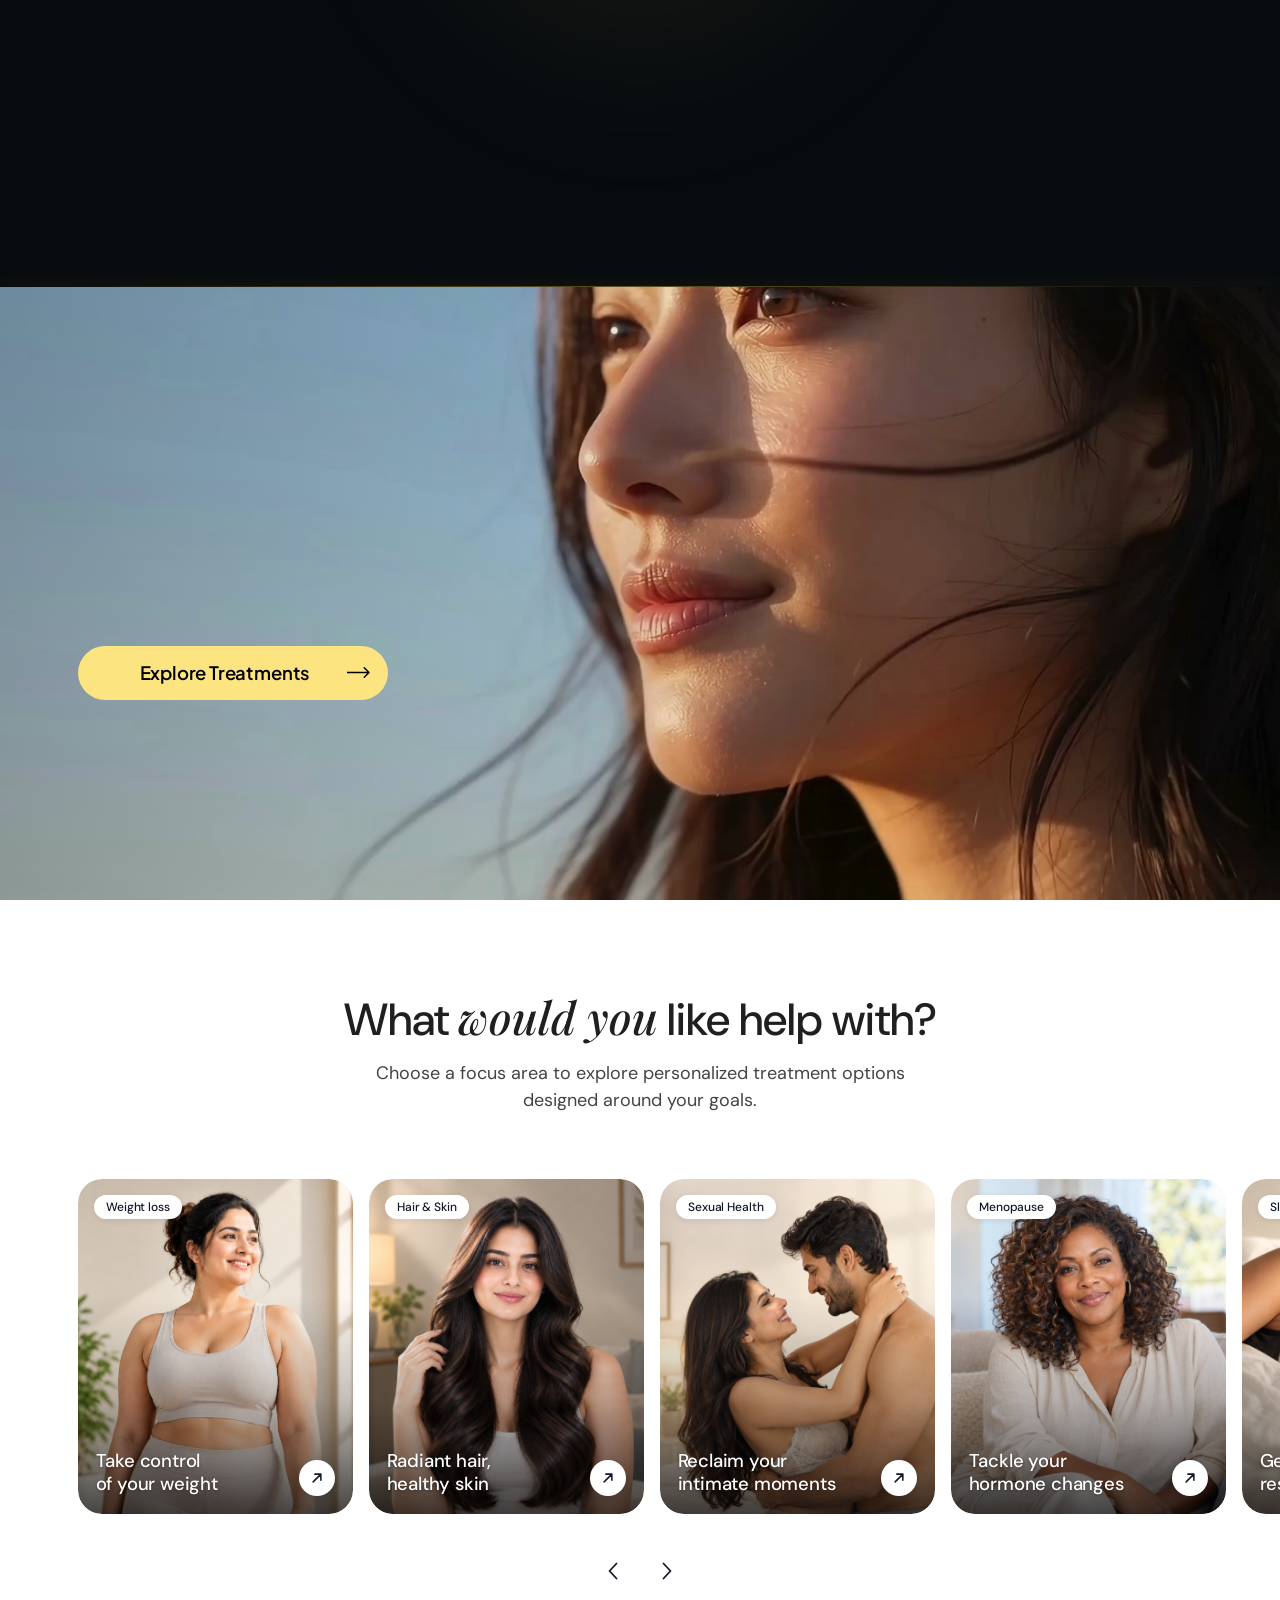
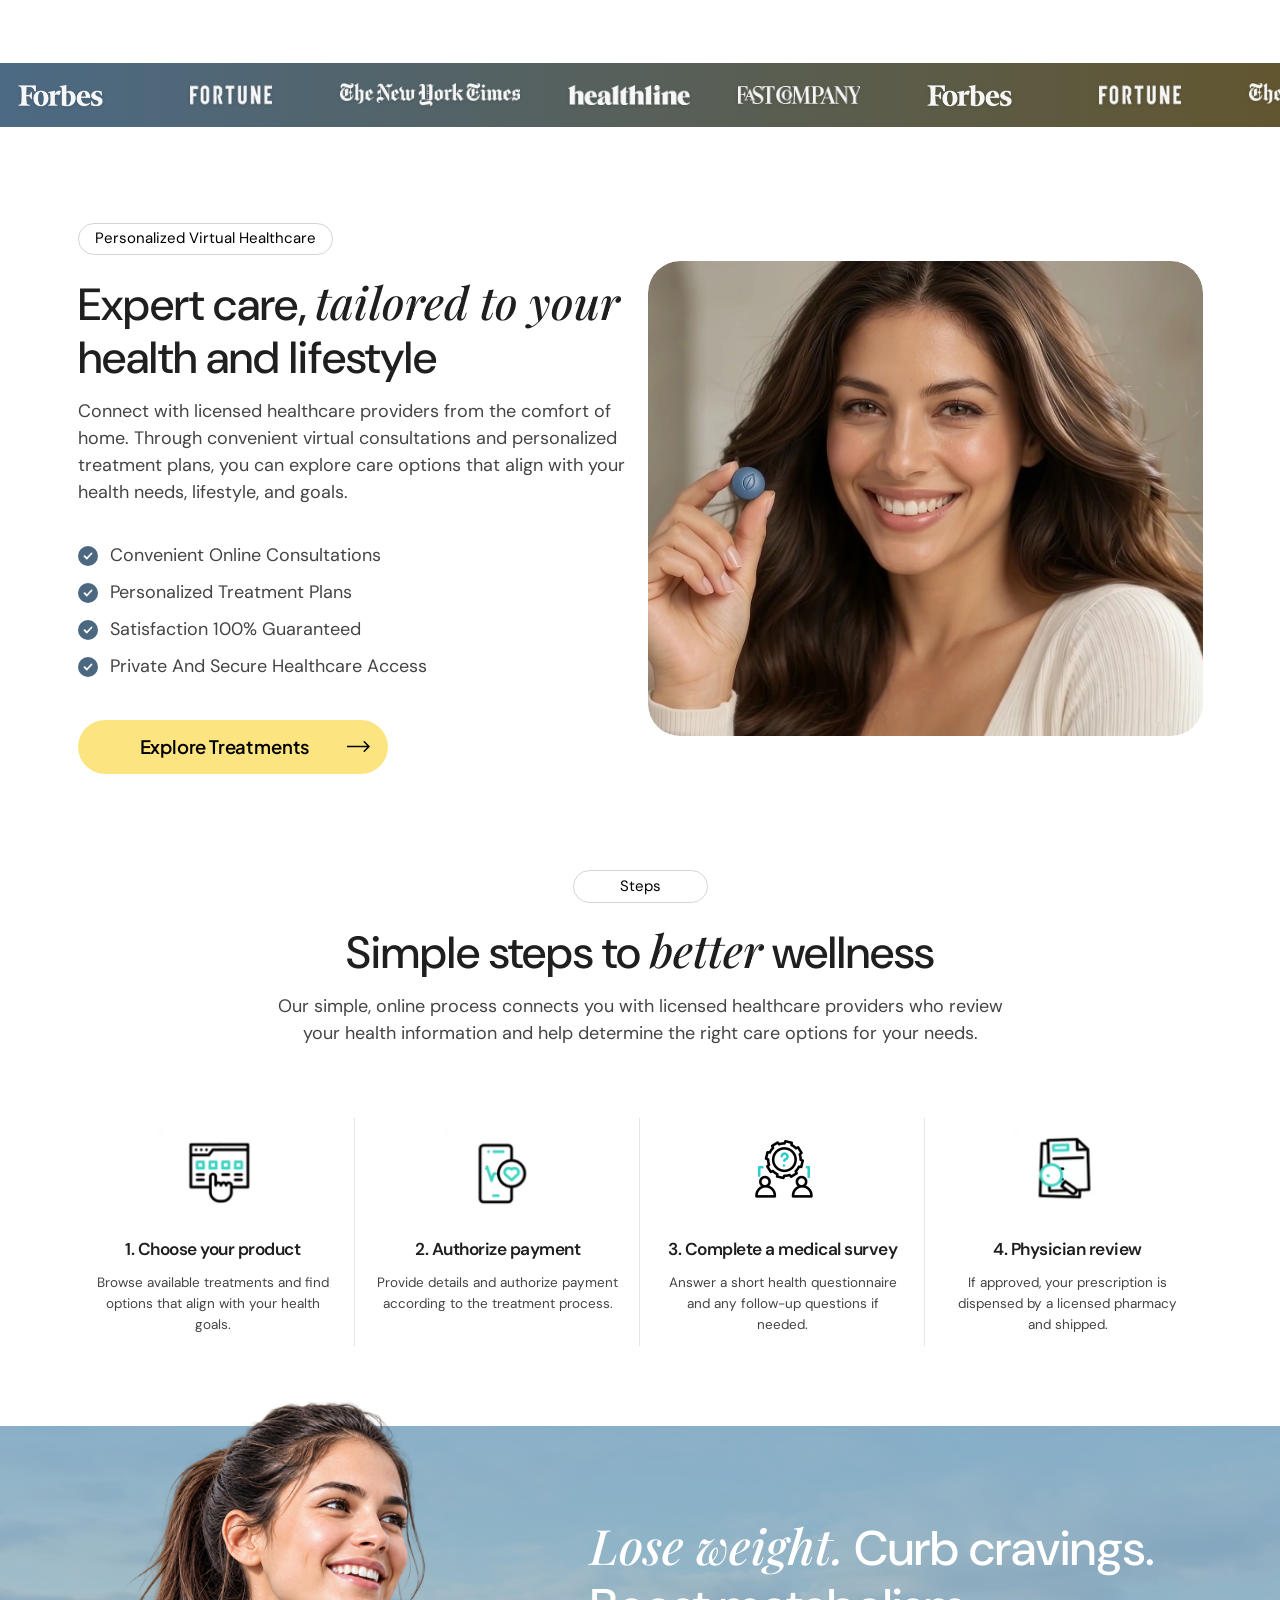
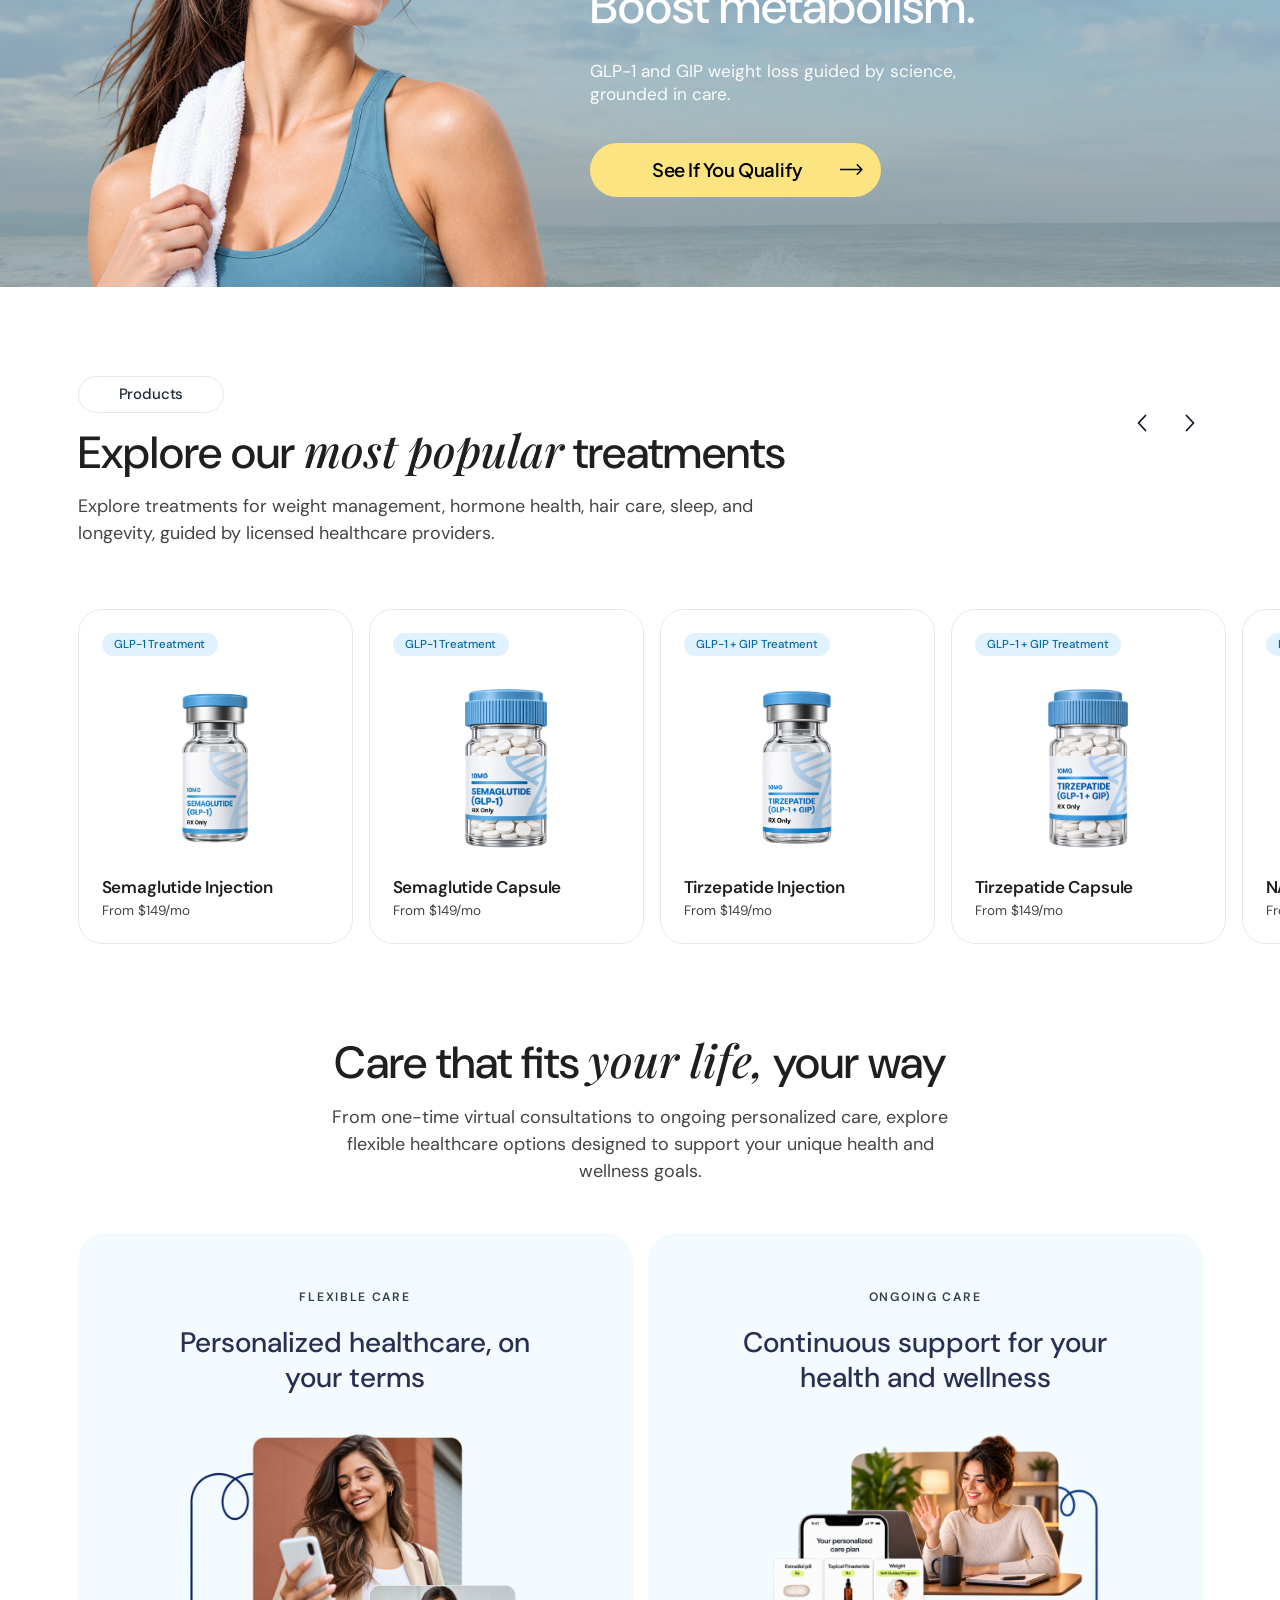
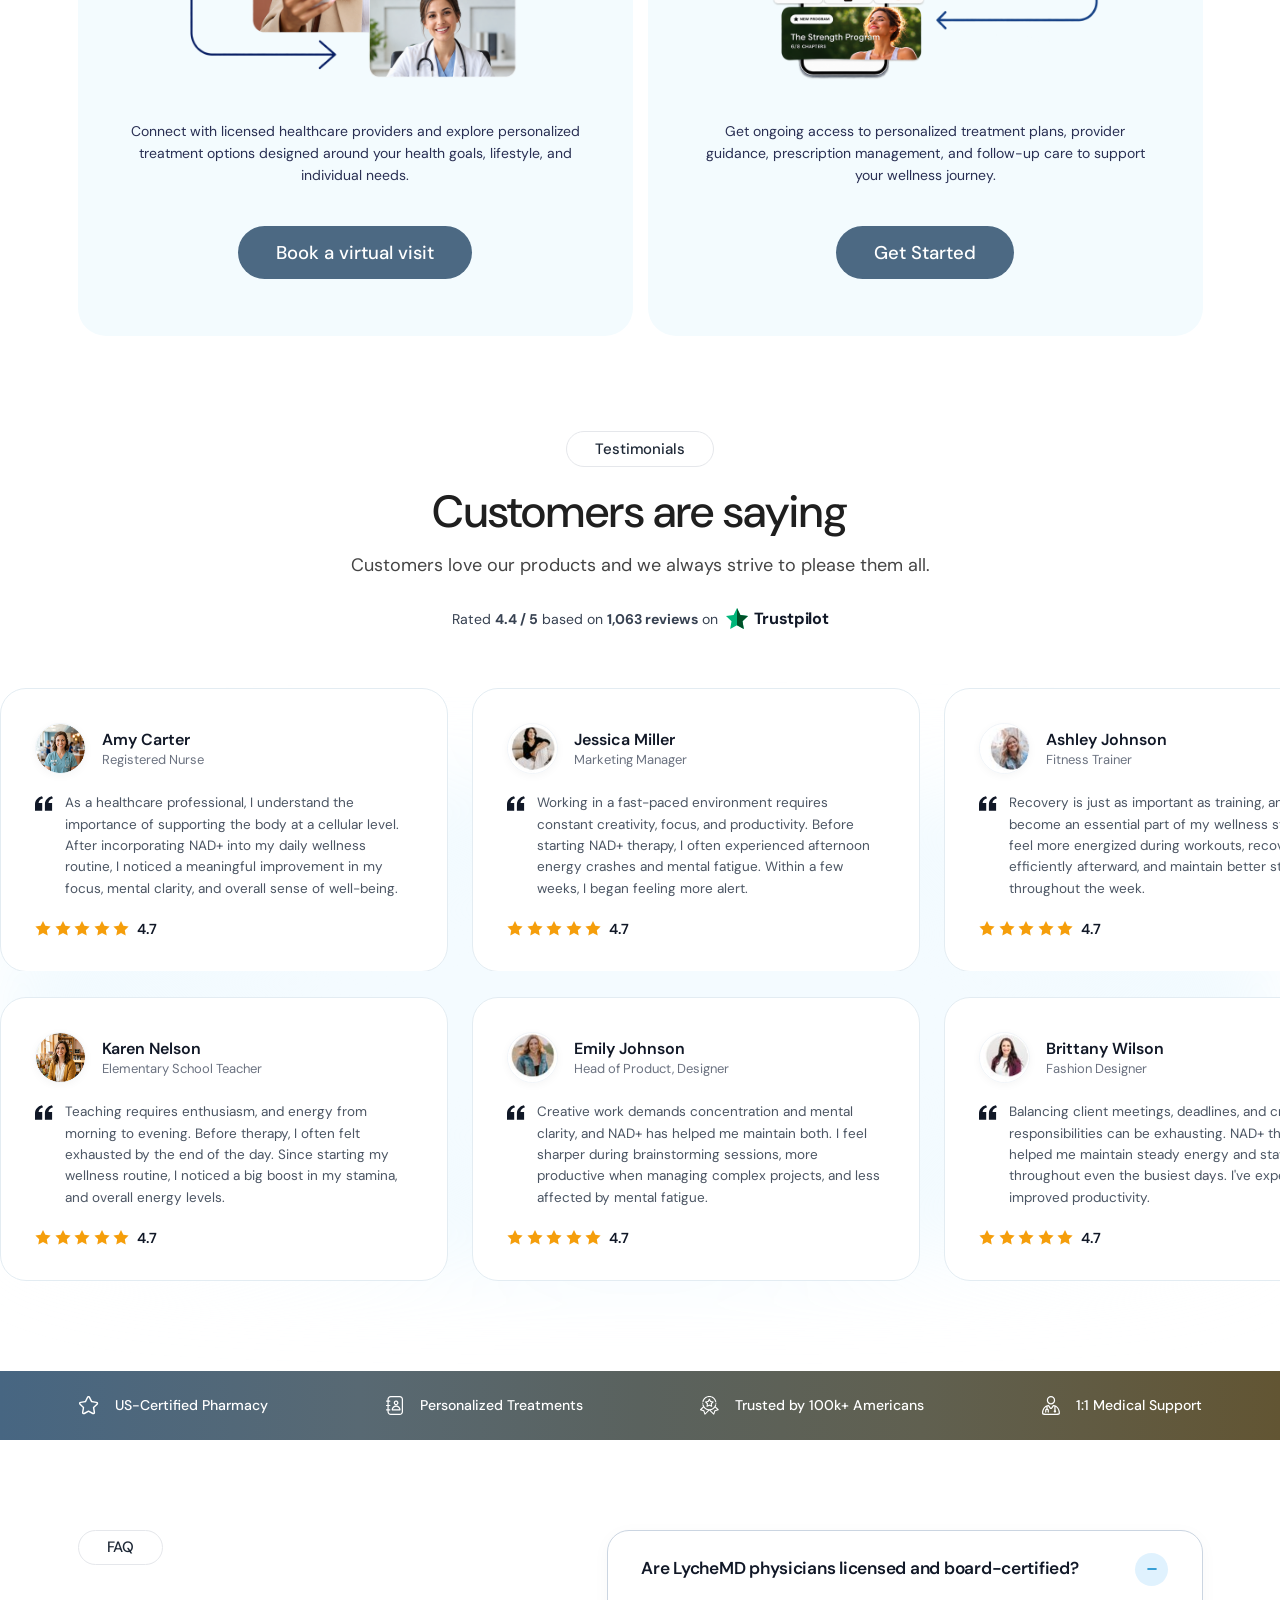
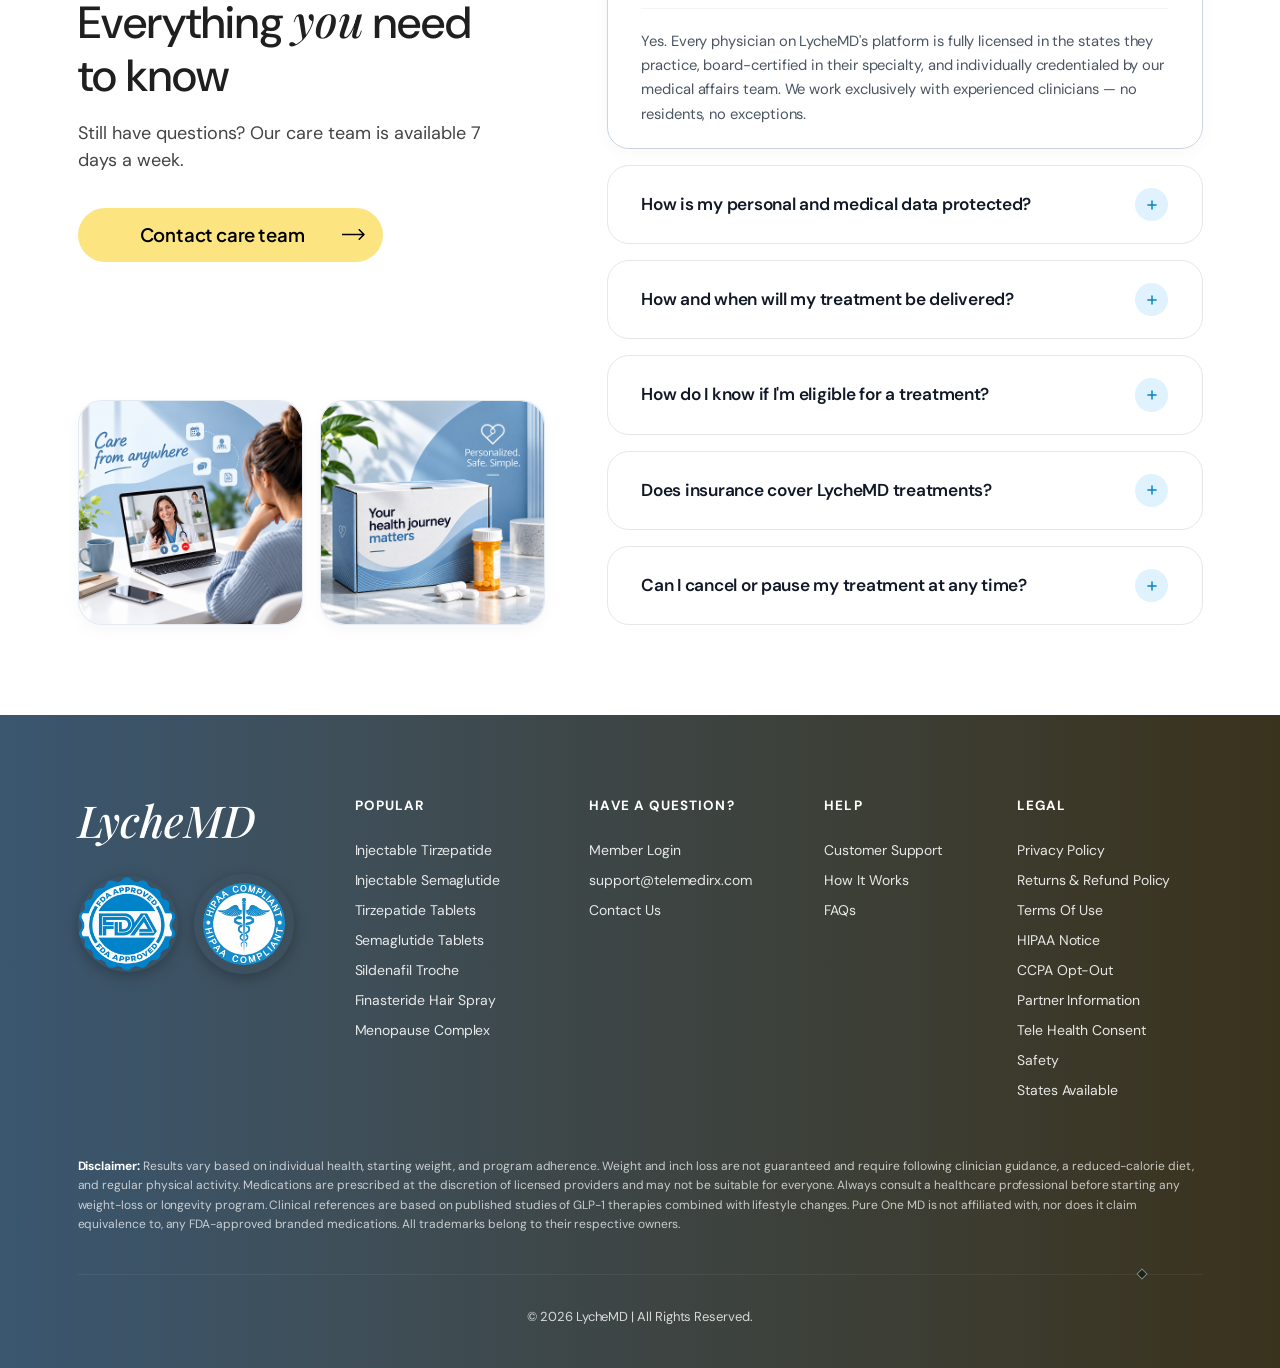
<file: index.html>
<!DOCTYPE html>
<html lang="en">

<head>
    <meta charset="UTF-8">
    <meta name="viewport" content="width=device-width, initial-scale=1.0">
    <title>LycheMD — Wellness Made Simple</title>
    <meta name="description"
        content="Experience tailored, discrete medical care. Clinical protocols for metabolic longevity, bioidentical hormones, and dermatological vitality.">
    <meta name="theme-color" content="#090e13">

    <!-- Favicon & Brand Icons -->
    <link rel="icon" type="image/svg+xml" href="Assets/images/favicon.svg">
    <link rel="icon" type="image/png" sizes="32x32" href="Assets/images/favicon-32x32.png">
    <link rel="icon" type="image/png" sizes="16x16" href="Assets/images/favicon-16x16.png">
    <link rel="apple-touch-icon" sizes="180x180" href="Assets/images/apple-touch-icon.png">
    <link rel="shortcut icon" href="favicon.ico">
    <link rel="manifest" href="site.webmanifest">

    <!-- Google Fonts: DM Sans, Plus Jakarta Sans & Playfair Display -->
    <link rel="preconnect" href="https://fonts.googleapis.com">
    <link rel="preconnect" href="https://fonts.gstatic.com" crossorigin>
    <link
        href="https://fonts.googleapis.com/css2?family=Playfair+Display:ital,wght@0,400;0,500;0,600;0,700;1,400;1,500;1,600;1,700&family=Plus+Jakarta+Sans:wght@300;400;500;600;700&display=swap"
        rel="stylesheet">
    <link
        href="https://fonts.googleapis.com/css2?family=DM+Sans:ital,opsz,wght@0,9..40,100..1000;1,9..40,100..1000&display=swap"
        rel="stylesheet">

    <!-- Bootstrap 5 CSS -->
    <link href="https://cdn.jsdelivr.net/npm/bootstrap@5.3.3/dist/css/bootstrap.min.css" rel="stylesheet"
        integrity="sha384-QWTKZyjpPEjISv5WaRU9OFeRpok6YctnYmDr5pNlyT2bRjXh0JMhjY6hW+ALEwIH" crossorigin="anonymous">

    <!-- Custom Stylesheet -->
    <link rel="stylesheet" href="Assets/css/style.css?v=2.9">
</head>

<body>

    <!-- LycheMD Luxury Page Loader -->
    <aside class="page-loader" id="pageLoader" aria-label="Loading LycheMD">
        <!-- Ambient Radial Glow -->
        <div class="loader-ambient-glow" aria-hidden="true"></div>

        <!-- Center Brand Container -->
        <div class="loader-content">
            <!-- Emblem / Crest -->
            <div class="loader-crest" aria-hidden="true">
                <svg width="46" height="46" viewBox="0 0 46 46" fill="none" xmlns="http://www.w3.org/2000/svg">
                    <circle cx="23" cy="23" r="21" stroke="rgba(212, 175, 55, 0.28)" stroke-width="1"
                        stroke-dasharray="2 3" />
                    <circle cx="23" cy="23" r="16" stroke="rgba(212, 175, 55, 0.58)" stroke-width="1.2" />
                    <circle cx="23" cy="23" r="10" stroke="rgba(212, 175, 55, 0.2)" stroke-width="1" />
                    <circle cx="23" cy="23" r="2.8" fill="#e5c07b" />
                </svg>
            </div>

            <!-- Brand Wordmark -->
            <div class="loader-brand-wrap">
                <span class="loader-brand">LycheMD</span>
            </div>

            <!-- Tagline -->
            <div class="loader-tagline-wrap">
                <span class="loader-tagline">Wellness Made Simple</span>
            </div>

            <!-- Precision Progress Indicator -->
            <div class="loader-progress-wrap">
                <div class="loader-progress-track">
                    <div class="loader-progress-fill" id="loaderProgressFill"></div>
                </div>
                <div class="loader-status-row">
                    <span class="loader-status-text">INITIALIZING</span>
                    <span class="loader-counter" id="loaderCounter">0%</span>
                </div>
            </div>
        </div>

        <!-- Golden Horizon Edge Line -->
        <div class="loader-curtain-edge" aria-hidden="true"></div>
    </aside>

    <!-- Site Header / Navigation -->
    <header class="site-header" id="siteHeader">
        <div class="container">
            <!-- Desktop Navigation Grid -->
            <div class="header-inner d-none d-lg-grid">
                <!-- Left Nav Links -->
                <nav class="nav-group-left" aria-label="Main Navigation Left">
                    <div class="nav-dropdown">
                        <a href="#focus-areas" class="nav-link-custom" role="button" aria-expanded="false">
                            Treatments
                            <svg class="chevron-icon" width="10" height="6" viewBox="0 0 10 6" fill="none"
                                xmlns="http://www.w3.org/2000/svg" aria-hidden="true">
                                <path d="M1 1L5 5L9 1" stroke="currentColor" stroke-width="1.4" stroke-linecap="round"
                                    stroke-linejoin="round" />
                            </svg>
                        </a>
                        <!-- Dropdown Menu -->
                        <div class="dropdown-menu-lychemd" role="menu">
                            <a href="category.html?category=weight-loss" class="dropdown-link-item" role="menuitem"
                                data-focus="weight-loss">
                                <span class="item-title">Weight Loss</span>
                                <span class="item-desc">Take control of your weight</span>
                            </a>
                            <a href="category.html?category=skin-hair" class="dropdown-link-item" role="menuitem"
                                data-focus="hair-skin">
                                <span class="item-title">Hair &amp; Skin</span>
                                <span class="item-desc">Radiant hair, healthy skin</span>
                            </a>
                            <a href="category.html?category=sexual-health" class="dropdown-link-item" role="menuitem"
                                data-focus="sexual-health">
                                <span class="item-title">Sexual Health</span>
                                <span class="item-desc">Reclaim your intimate moments</span>
                            </a>
                            <a href="category.html?category=hormone-health" class="dropdown-link-item" role="menuitem"
                                data-focus="menopause">
                                <span class="item-title">Menopause</span>
                                <span class="item-desc">Tackle your hormone changes</span>
                            </a>
                            <a href="category.html?category=longevity" class="dropdown-link-item" role="menuitem"
                                data-focus="sleep">
                                <span class="item-title">Sleep</span>
                                <span class="item-desc">Get deeper, restful sleep</span>
                            </a>
                            <a href="category.html?category=longevity" class="dropdown-link-item" role="menuitem"
                                data-focus="longevity">
                                <span class="item-title">Longevity</span>
                                <span class="item-desc">Optimize your cellular vitality</span>
                            </a>
                        </div>
                    </div>
                    <a href="#wellnessStepsSection" class="nav-link-custom">How It Works</a>
                    <a href="#expertCareSection" class="nav-link-custom">Expert Care</a>
                </nav>

                <!-- Center Brand Logo -->
                <div class="nav-brand-center">
                    <a href="#hero" class="brand-title" aria-label="LycheMD Homepage">LycheMD</a>
                </div>

                <!-- Right Nav Links -->
                <nav class="nav-group-right" aria-label="Main Navigation Right">
                    <a href="#careOptionsSection" class="nav-link-custom">Care Options</a>
                    <a href="#faqSection" class="nav-link-custom">FAQs</a>
                    <a href="#testimonialsSection" class="nav-link-custom">Reviews</a>
                    <a href="login.html" class="nav-link-custom" id="loginNavLink">Login</a>
                </nav>
            </div>

            <!-- Mobile Navigation Bar -->
            <div class="header-mobile-bar d-flex d-lg-none">
                <a href="#" class="brand-title" aria-label="LycheMD Homepage">LycheMD</a>
                <button class="mobile-toggle-btn" type="button" data-bs-toggle="offcanvas" data-bs-target="#mobileMenu"
                    aria-controls="mobileMenu" aria-label="Toggle navigation menu">
                    <svg width="22" height="22" viewBox="0 0 24 24" fill="none" stroke="#ffffff" stroke-width="2"
                        stroke-linecap="round" stroke-linejoin="round" aria-hidden="true">
                        <line x1="3" y1="6" x2="21" y2="6"></line>
                        <line x1="3" y1="12" x2="21" y2="12"></line>
                        <line x1="3" y1="18" x2="21" y2="18"></line>
                    </svg>
                </button>
            </div>
        </div>
    </header>

    <!-- Mobile Offcanvas Menu -->
    <div class="offcanvas offcanvas-end offcanvas-lychemd" tabindex="-1" id="mobileMenu"
        aria-labelledby="mobileMenuLabel">
        <div class="offcanvas-header">
            <h5 class="offcanvas-title brand-title" id="mobileMenuLabel">LycheMD</h5>
            <button type="button" class="btn-close btn-close-white text-reset" data-bs-dismiss="offcanvas"
                aria-label="Close menu"></button>
        </div>
        <div class="offcanvas-body">
            <ul class="mobile-nav-list">
                <li><a href="#focus-areas" class="mobile-nav-item" data-bs-dismiss="offcanvas">Treatments
                        <span>→</span></a></li>
                <li><a href="#wellnessStepsSection" class="mobile-nav-item" data-bs-dismiss="offcanvas">How It Works
                        <span>→</span></a></li>
                <li><a href="#expertCareSection" class="mobile-nav-item" data-bs-dismiss="offcanvas">Expert Care
                        <span>→</span></a></li>
                <li><a href="#careOptionsSection" class="mobile-nav-item" data-bs-dismiss="offcanvas">Care Options
                        <span>→</span></a></li>
                <li><a href="#faqSection" class="mobile-nav-item" data-bs-dismiss="offcanvas">FAQs <span>→</span></a>
                </li>
                <li><a href="#testimonialsSection" class="mobile-nav-item" data-bs-dismiss="offcanvas">Reviews
                        <span>→</span></a></li>
                <li><a href="login.html" class="mobile-nav-item">Login <span>→</span></a></li>
            </ul>
            <div class="mobile-nav-footer">
                <a href="#" class="btn-hero-cta w-100 justify-content-center" data-bs-dismiss="offcanvas">
                    <span>Get Started</span>
                    <img src="Assets/images/Arrow.svg" alt="" class="cta-arrow" aria-hidden="true">
                </a>
            </div>
        </div>
    </div>

    <!-- MAIN CONTENT -->
    <main>
        <!-- Hero Section -->
        <section class="hero-section" id="hero">
            <!-- Background Video -->
            <div class="hero-video-wrapper">
                <video class="hero-video" autoplay muted loop playsinline preload="auto"
                    poster="Assets/images/hero-poster.jpg">
                    <source src="Assets/videos/hero-video.mp4" type="video/mp4">
                </video>
                <div class="hero-video-overlay"></div>
            </div>

            <div class="container">
                <div class="row">
                    <!-- Left Hero Content Column -->
                    <div class="col-12 col-md-12 col-lg-12 col-xl-12 col-xxl-6 hero-content-wrapper">
                        <h1 class="hero-title">
                            <span class="hero-title-sans">Wellness</span>
                            <span class="hero-title-serif">Made Simple</span>
                        </h1>
                        <p class="hero-description">
                            Experience tailored, discrete medical care. Clinical protocols for metabolic longevity,
                            bioidentical hormones, and dermatological vitality.
                        </p>
                        <div>
                            <a href="category.html" class="btn-hero-cta">
                                <span>Explore Treatments</span>
                                <img src="Assets/images/Arrow.svg" alt="" class="cta-arrow" aria-hidden="true">
                            </a>
                        </div>
                    </div>
                </div>
            </div>
        </section>

        <!-- What would you like help with? (Focus Areas Slider Section) -->
        <section class="focus-areas-section" id="focus-areas" aria-label="Treatment Focus Areas">
            <div class="container">
                <div class="row justify-content-center text-center">
                    <div class="col-12 col-lg-10 col-xl-8">
                        <h2 class="focus-title">
                            What <span class="title-serif">would you</span> like help with?
                        </h2>
                        <p class="focus-subtitle">
                            Choose a focus area to explore personalized treatment options designed around your goals.
                        </p>
                    </div>
                </div>
            </div>

            <!-- Auto-scrolling Carousel (aligned with container left edge, extends to right edge of viewport) -->
            <div class="focus-slider-outer">
                <div class="focus-slider-wrapper" id="focusSliderWrapper" role="region"
                    aria-label="Focus areas carousel" tabindex="0">
                    <div class="focus-slider-track" id="focusSliderTrack">
                        <!-- Initial spacer so slider starts under the container at the beginning -->
                        <div class="focus-slider-spacer" id="focusSliderSpacer" aria-hidden="true"></div>

                        <!-- Card 1: Weight Loss -->
                        <div class="focus-card" data-category="weight-loss">
                            <div class="focus-card-inner">
                                <img src="Assets/images/weightloss.png" alt="Weight loss" class="focus-card-img"
                                    loading="lazy">
                                <div class="focus-card-overlay"></div>
                                <span class="focus-card-badge">Weight loss</span>
                                <div class="focus-card-footer">
                                    <h3 class="focus-card-title">Take control<br>of your weight</h3>
                                    <a href="category.html?category=weight-loss" class="focus-card-btn"
                                        aria-label="Explore Weight Loss treatments">
                                        <svg width="12" height="12" viewBox="0 0 14 14" fill="none"
                                            xmlns="http://www.w3.org/2000/svg" aria-hidden="true">
                                            <path d="M2.5 11.5L11.5 2.5M11.5 2.5H4.5M11.5 2.5V9.5" stroke="currentColor"
                                                stroke-width="1.8" stroke-linecap="round" stroke-linejoin="round" />
                                        </svg>
                                    </a>
                                </div>
                            </div>
                        </div>

                        <!-- Card 2: Hair & Skin -->
                        <div class="focus-card" data-category="skin-hair">
                            <div class="focus-card-inner">
                                <img src="Assets/images/hairloss.png" alt="Hair & Skin" class="focus-card-img"
                                    loading="lazy">
                                <div class="focus-card-overlay"></div>
                                <span class="focus-card-badge">Hair &amp; Skin</span>
                                <div class="focus-card-footer">
                                    <h3 class="focus-card-title">Radiant hair,<br>healthy skin</h3>
                                    <a href="category.html?category=skin-hair" class="focus-card-btn"
                                        aria-label="Explore Hair & Skin treatments">
                                        <svg width="12" height="12" viewBox="0 0 14 14" fill="none"
                                            xmlns="http://www.w3.org/2000/svg" aria-hidden="true">
                                            <path d="M2.5 11.5L11.5 2.5M11.5 2.5H4.5M11.5 2.5V9.5" stroke="currentColor"
                                                stroke-width="1.8" stroke-linecap="round" stroke-linejoin="round" />
                                        </svg>
                                    </a>
                                </div>
                            </div>
                        </div>

                        <!-- Card 3: Sexual Health -->
                        <div class="focus-card" data-category="sexual-health">
                            <div class="focus-card-inner">
                                <img src="Assets/images/sexualhealth.png" alt="Sexual Health" class="focus-card-img"
                                    loading="lazy">
                                <div class="focus-card-overlay"></div>
                                <span class="focus-card-badge">Sexual Health</span>
                                <div class="focus-card-footer">
                                    <h3 class="focus-card-title">Reclaim your<br>intimate moments</h3>
                                    <a href="category.html?category=sexual-health" class="focus-card-btn"
                                        aria-label="Explore Sexual Health treatments">
                                        <svg width="12" height="12" viewBox="0 0 14 14" fill="none"
                                            xmlns="http://www.w3.org/2000/svg" aria-hidden="true">
                                            <path d="M2.5 11.5L11.5 2.5M11.5 2.5H4.5M11.5 2.5V9.5" stroke="currentColor"
                                                stroke-width="1.8" stroke-linecap="round" stroke-linejoin="round" />
                                        </svg>
                                    </a>
                                </div>
                            </div>
                        </div>

                        <!-- Card 4: Menopause -->
                        <div class="focus-card" data-category="hormone-health">
                            <div class="focus-card-inner">
                                <img src="Assets/images/menopause-category.png" alt="Menopause" class="focus-card-img"
                                    loading="lazy">
                                <div class="focus-card-overlay"></div>
                                <span class="focus-card-badge">Menopause</span>
                                <div class="focus-card-footer">
                                    <h3 class="focus-card-title">Tackle your<br>hormone changes</h3>
                                    <a href="category.html?category=hormone-health" class="focus-card-btn"
                                        aria-label="Explore Menopause treatments">
                                        <svg width="12" height="12" viewBox="0 0 14 14" fill="none"
                                            xmlns="http://www.w3.org/2000/svg" aria-hidden="true">
                                            <path d="M2.5 11.5L11.5 2.5M11.5 2.5H4.5M11.5 2.5V9.5" stroke="currentColor"
                                                stroke-width="1.8" stroke-linecap="round" stroke-linejoin="round" />
                                        </svg>
                                    </a>
                                </div>
                            </div>
                        </div>

                        <!-- Card 5: Sleep -->
                        <div class="focus-card" data-category="longevity">
                            <div class="focus-card-inner">
                                <img src="Assets/images/sleepissue.png" alt="Sleep" class="focus-card-img"
                                    loading="lazy">
                                <div class="focus-card-overlay"></div>
                                <span class="focus-card-badge">Sleep</span>
                                <div class="focus-card-footer">
                                    <h3 class="focus-card-title">Get deeper,<br>restful sleep</h3>
                                    <a href="category.html?category=longevity" class="focus-card-btn"
                                        aria-label="Explore Sleep treatments">
                                        <svg width="12" height="12" viewBox="0 0 14 14" fill="none"
                                            xmlns="http://www.w3.org/2000/svg" aria-hidden="true">
                                            <path d="M2.5 11.5L11.5 2.5M11.5 2.5H4.5M11.5 2.5V9.5" stroke="currentColor"
                                                stroke-width="1.8" stroke-linecap="round" stroke-linejoin="round" />
                                        </svg>
                                    </a>
                                </div>
                            </div>
                        </div>

                        <!-- Card 6: Longevity -->
                        <div class="focus-card" data-category="longevity">
                            <div class="focus-card-inner">
                                <img src="Assets/images/longevity.png" alt="Longevity" class="focus-card-img"
                                    loading="lazy">
                                <div class="focus-card-overlay"></div>
                                <span class="focus-card-badge">Longevity</span>
                                <div class="focus-card-footer">
                                    <h3 class="focus-card-title">Optimize your<br>cellular vitality</h3>
                                    <a href="category.html?category=longevity" class="focus-card-btn"
                                        aria-label="Explore Longevity treatments">
                                        <svg width="12" height="12" viewBox="0 0 14 14" fill="none"
                                            xmlns="http://www.w3.org/2000/svg" aria-hidden="true">
                                            <path d="M2.5 11.5L11.5 2.5M11.5 2.5H4.5M11.5 2.5V9.5" stroke="currentColor"
                                                stroke-width="1.8" stroke-linecap="round" stroke-linejoin="round" />
                                        </svg>
                                    </a>
                                </div>
                            </div>
                        </div>
                    </div>
                </div>
            </div>

            <!-- Navigation Controls (Previous and Next Chevron Arrows) -->
            <div class="focus-slider-controls">
                <button class="focus-nav-btn prev-btn" id="focusPrevBtn" type="button" aria-label="Previous cards">
                    <svg width="10" height="18" viewBox="0 0 10 18" fill="none" xmlns="http://www.w3.org/2000/svg"
                        aria-hidden="true">
                        <path d="M8.5 1.5L1.5 9L8.5 16.5" stroke="currentColor" stroke-width="1.8"
                            stroke-linecap="round" stroke-linejoin="round" />
                    </svg>
                </button>
                <button class="focus-nav-btn next-btn" id="focusNextBtn" type="button" aria-label="Next cards">
                    <svg width="10" height="18" viewBox="0 0 10 18" fill="none" xmlns="http://www.w3.org/2000/svg"
                        aria-hidden="true">
                        <path d="M1.5 1.5L8.5 9L1.5 16.5" stroke="currentColor" stroke-width="1.8"
                            stroke-linecap="round" stroke-linejoin="round" />
                    </svg>
                </button>
            </div>
        </section>

        <!-- Brand Marquee Section (Press & Features) -->
        <section class="brand-marquee-section" aria-label="Featured Publications and Press">
            <div class="brand-marquee-track">
                <!-- Group 1 -->
                <div class="brand-marquee-group">
                    <div class="brand-item">
                        <img src="Assets/images/brand-4.png" alt="Forbes" class="brand-logo" loading="lazy">
                    </div>
                    <div class="brand-item">
                        <img src="Assets/images/brand-5.png" alt="Fortune" class="brand-logo" loading="lazy">
                    </div>
                    <div class="brand-item brand-item-nyt">
                        <img src="Assets/images/brand-1.png" alt="The New York Times" class="brand-logo brand-logo-nyt"
                            loading="lazy">
                    </div>
                    <div class="brand-item">
                        <img src="Assets/images/brand-2.png" alt="Healthline" class="brand-logo" loading="lazy">
                    </div>
                    <div class="brand-item">
                        <img src="Assets/images/brand-3.png" alt="Fast Company" class="brand-logo" loading="lazy">
                    </div>
                </div>
                <!-- Group 2 (Clone for infinite seamless loop) -->
                <div class="brand-marquee-group" aria-hidden="true">
                    <div class="brand-item">
                        <img src="Assets/images/brand-4.png" alt="" class="brand-logo" loading="lazy">
                    </div>
                    <div class="brand-item">
                        <img src="Assets/images/brand-5.png" alt="" class="brand-logo" loading="lazy">
                    </div>
                    <div class="brand-item brand-item-nyt">
                        <img src="Assets/images/brand-1.png" alt="" class="brand-logo brand-logo-nyt" loading="lazy">
                    </div>
                    <div class="brand-item">
                        <img src="Assets/images/brand-2.png" alt="" class="brand-logo" loading="lazy">
                    </div>
                    <div class="brand-item">
                        <img src="Assets/images/brand-3.png" alt="" class="brand-logo" loading="lazy">
                    </div>
                </div>
                <!-- Group 3 (Ensures ultra-wide 4K coverage with zero gap) -->
                <div class="brand-marquee-group" aria-hidden="true">
                    <div class="brand-item">
                        <img src="Assets/images/brand-4.png" alt="" class="brand-logo" loading="lazy">
                    </div>
                    <div class="brand-item">
                        <img src="Assets/images/brand-5.png" alt="" class="brand-logo" loading="lazy">
                    </div>
                    <div class="brand-item brand-item-nyt">
                        <img src="Assets/images/brand-1.png" alt="" class="brand-logo brand-logo-nyt" loading="lazy">
                    </div>
                    <div class="brand-item">
                        <img src="Assets/images/brand-2.png" alt="" class="brand-logo" loading="lazy">
                    </div>
                    <div class="brand-item">
                        <img src="Assets/images/brand-3.png" alt="" class="brand-logo" loading="lazy">
                    </div>
                </div>
                <!-- Group 4 -->
                <div class="brand-marquee-group" aria-hidden="true">
                    <div class="brand-item">
                        <img src="Assets/images/brand-4.png" alt="" class="brand-logo" loading="lazy">
                    </div>
                    <div class="brand-item">
                        <img src="Assets/images/brand-5.png" alt="" class="brand-logo" loading="lazy">
                    </div>
                    <div class="brand-item brand-item-nyt">
                        <img src="Assets/images/brand-1.png" alt="" class="brand-logo brand-logo-nyt" loading="lazy">
                    </div>
                    <div class="brand-item">
                        <img src="Assets/images/brand-2.png" alt="" class="brand-logo" loading="lazy">
                    </div>
                    <div class="brand-item">
                        <img src="Assets/images/brand-3.png" alt="" class="brand-logo" loading="lazy">
                    </div>
                </div>
            </div>
        </section>

        <!-- Expert Care Section (Virtual Healthcare Showcase) -->
        <section class="expert-care-section" id="expertCareSection" aria-label="Personalized Virtual Healthcare">
            <div class="container">
                <div class="row align-items-center gy-5 gy-lg-0">
                    <!-- Left Column: Content -->
                    <div class="col-12 col-lg-6 expert-care-content-col">
                        <div class="expert-care-content">
                            <!-- Category / Type Badge -->
                            <div class="expert-care-badge-wrapper">
                                <span class="expert-care-badge">Personalized Virtual Healthcare</span>
                            </div>

                            <!-- Main Heading -->
                            <h2 class="expert-care-title">
                                Expert care, <span class="title-serif">tailored to your</span><br
                                    class="d-none d-sm-inline"> health and lifestyle
                            </h2>

                            <!-- Supporting Description -->
                            <p class="expert-care-description">
                                Connect with licensed healthcare providers from the comfort of home. Through convenient
                                virtual consultations and personalized treatment plans, you can explore care options
                                that
                                align with your health needs, lifestyle, and goals.
                            </p>

                            <!-- Key Feature Checklist -->
                            <ul class="expert-care-checklist" aria-label="Key healthcare benefits">
                                <li class="expert-care-check-item">
                                    <span class="expert-care-check-icon" aria-hidden="true">
                                        <svg width="10" height="8" viewBox="0 0 10 8" fill="none"
                                            xmlns="http://www.w3.org/2000/svg">
                                            <path d="M1.5 4.2L3.8 6.5L8.5 1.5" stroke="#ffffff" stroke-width="1.8"
                                                stroke-linecap="round" stroke-linejoin="round" />
                                        </svg>
                                    </span>
                                    <span class="expert-care-check-text">Convenient Online Consultations</span>
                                </li>
                                <li class="expert-care-check-item">
                                    <span class="expert-care-check-icon" aria-hidden="true">
                                        <svg width="10" height="8" viewBox="0 0 10 8" fill="none"
                                            xmlns="http://www.w3.org/2000/svg">
                                            <path d="M1.5 4.2L3.8 6.5L8.5 1.5" stroke="#ffffff" stroke-width="1.8"
                                                stroke-linecap="round" stroke-linejoin="round" />
                                        </svg>
                                    </span>
                                    <span class="expert-care-check-text">Personalized Treatment Plans</span>
                                </li>
                                <li class="expert-care-check-item">
                                    <span class="expert-care-check-icon" aria-hidden="true">
                                        <svg width="10" height="8" viewBox="0 0 10 8" fill="none"
                                            xmlns="http://www.w3.org/2000/svg">
                                            <path d="M1.5 4.2L3.8 6.5L8.5 1.5" stroke="#ffffff" stroke-width="1.8"
                                                stroke-linecap="round" stroke-linejoin="round" />
                                        </svg>
                                    </span>
                                    <span class="expert-care-check-text">Satisfaction 100% Guaranteed</span>
                                </li>
                                <li class="expert-care-check-item">
                                    <span class="expert-care-check-icon" aria-hidden="true">
                                        <svg width="10" height="8" viewBox="0 0 10 8" fill="none"
                                            xmlns="http://www.w3.org/2000/svg">
                                            <path d="M1.5 4.2L3.8 6.5L8.5 1.5" stroke="#ffffff" stroke-width="1.8"
                                                stroke-linecap="round" stroke-linejoin="round" />
                                        </svg>
                                    </span>
                                    <span class="expert-care-check-text">Private And Secure Healthcare Access</span>
                                </li>
                            </ul>

                            <!-- Call to Action Button -->
                            <div>
                                <a href="category.html" class="btn-hero-cta">
                                    <span>Explore Treatments</span>
                                    <img src="Assets/images/Arrow.svg" alt="" class="cta-arrow" aria-hidden="true">
                                </a>
                            </div>
                        </div>
                    </div>

                    <!-- Right Column: Media / Video -->
                    <div class="col-12 col-lg-6 expert-care-media-col">
                        <div class="expert-care-media-wrapper">
                            <video class="expert-care-video" autoplay muted loop playsinline preload="auto"
                                poster="Assets/images/wellness-capsule-poster.jpg"
                                aria-label="Woman showcasing wellness capsule">
                                <source src="Assets/videos/Woman_showcasing_wellness_capsule.mp4" type="video/mp4">
                                Your browser does not support the video tag.
                            </video>
                        </div>
                    </div>
                </div>
            </div>
        </section>

        <!-- Wellness Steps Section (Simple steps to better wellness) -->
        <section class="wellness-steps-section" id="wellnessStepsSection" aria-label="Simple steps to better wellness">
            <div class="container">
                <!-- Section Header (Centered) -->
                <div class="row justify-content-center text-center">
                    <div class="col-12 col-lg-10 col-xl-8">
                        <div class="steps-badge-wrapper">
                            <span class="steps-badge">Steps</span>
                        </div>
                        <h2 class="steps-title">
                            Simple steps to <span class="title-serif">better</span> wellness
                        </h2>
                        <p class="steps-subtitle">
                            Our simple, online process connects you with licensed healthcare providers who review
                            your health information and help determine the right care options for your needs.
                        </p>
                    </div>
                </div>

                <!-- 4 Steps Row -->
                <div class="row steps-row justify-content-center">
                    <!-- Step 1 -->
                    <div class="col-12 col-md-6 col-lg-3 step-col">
                        <div class="step-card">
                            <div class="step-icon-wrapper">
                                <img src="Assets/images/step-1.gif" alt="" class="step-icon" aria-hidden="true">
                            </div>
                            <h3 class="step-title">1. Choose your product</h3>
                            <p class="step-desc">
                                Browse available treatments and find options that align with your health goals.
                            </p>
                        </div>
                    </div>

                    <!-- Step 2 -->
                    <div class="col-12 col-md-6 col-lg-3 step-col">
                        <div class="step-card">
                            <div class="step-icon-wrapper">
                                <img src="Assets/images/step-2.gif" alt="" class="step-icon" aria-hidden="true">
                            </div>
                            <h3 class="step-title">2. Authorize payment</h3>
                            <p class="step-desc">
                                Provide details and authorize payment according to the treatment process.
                            </p>
                        </div>
                    </div>

                    <!-- Step 3 -->
                    <div class="col-12 col-md-6 col-lg-3 step-col">
                        <div class="step-card">
                            <div class="step-icon-wrapper">
                                <img src="Assets/images/step-3.gif" alt="" class="step-icon" aria-hidden="true">
                            </div>
                            <h3 class="step-title">3. Complete a medical survey</h3>
                            <p class="step-desc">
                                Answer a short health questionnaire and any follow-up questions if needed.
                            </p>
                        </div>
                    </div>

                    <!-- Step 4 -->
                    <div class="col-12 col-md-6 col-lg-3 step-col">
                        <div class="step-card">
                            <div class="step-icon-wrapper">
                                <img src="Assets/images/step-4.gif" alt="" class="step-icon" aria-hidden="true">
                            </div>
                            <h3 class="step-title">4. Physician review</h3>
                            <p class="step-desc">
                                If approved, your prescription is dispensed by a licensed pharmacy and shipped.
                            </p>
                        </div>
                    </div>
                </div>
            </div>
        </section>

        <!-- Weight Loss / GLP-1 Metabolism Showcase Banner Section -->
        <section class="weight-loss-banner-section" id="weightLossBannerSection"
            aria-label="Lose weight, curb cravings, boost metabolism">
            <div class="container weight-loss-banner-container">
                <div class="row align-items-end weight-loss-banner-row">
                    <!-- Left Column: Athletic Model Image -->
                    <div class="col-12 col-md-5 col-lg-5 weight-loss-model-col order-2 order-md-1">
                        <div class="weight-loss-model-wrapper">
                            <img src="Assets/images/lose-weight-model.png"
                                alt="Athletic smiling woman representing healthy weight loss and wellness"
                                class="weight-loss-model-img">
                        </div>
                    </div>

                    <!-- Right Column: Heading, Subtitle & CTA -->
                    <div class="col-12 col-md-7 col-lg-7 weight-loss-content-col order-1 order-md-2">
                        <div class="weight-loss-content">
                            <h2 class="weight-loss-title">
                                <span class="title-serif">Lose weight.</span> Curb cravings.<br>
                                Boost metabolism.
                            </h2>
                            <p class="weight-loss-subtitle">
                                GLP-1 and GIP weight loss guided by science,<br class="d-none d-sm-inline"> grounded in
                                care.
                            </p>
                            <div>
                                <a href="checkout.html" class="btn-hero-cta">
                                    <span>See If You Qualify</span>
                                    <img src="Assets/images/Arrow.svg" alt="" class="cta-arrow" aria-hidden="true">
                                </a>
                            </div>
                        </div>
                    </div>
                </div>
            </div>
        </section>

        <!-- Most Popular Treatments Slider Section -->
        <section class="popular-treatments-section" id="popularTreatmentsSection" aria-label="Most Popular Treatments">
            <div class="container">
                <div class="row align-items-start justify-content-between mb-4 mb-lg-5">
                    <div class="col-12 col-md-9 col-lg-8">
                        <div class="popular-badge-wrapper mb-3">
                            <span class="popular-treatments-badge">Products</span>
                        </div>
                        <h2 class="popular-treatments-title">
                            Explore our <span class="title-serif">most popular</span> treatments
                        </h2>
                        <p class="popular-treatments-subtitle">
                            Explore treatments for weight management, hormone health, hair care, sleep, and longevity,
                            guided by licensed healthcare providers.
                        </p>
                    </div>
                    <div class="col-12 col-md-3 col-lg-4 d-flex justify-content-md-end align-items-center mt-3 mt-md-0">
                        <div class="popular-slider-controls">
                            <button class="popular-nav-btn prev-btn" id="popularPrevBtn" type="button"
                                aria-label="Previous treatments">
                                <svg width="10" height="18" viewBox="0 0 10 18" fill="none"
                                    xmlns="http://www.w3.org/2000/svg" aria-hidden="true">
                                    <path d="M8.5 1.5L1.5 9L8.5 16.5" stroke="currentColor" stroke-width="1.8"
                                        stroke-linecap="round" stroke-linejoin="round" />
                                </svg>
                            </button>
                            <button class="popular-nav-btn next-btn" id="popularNextBtn" type="button"
                                aria-label="Next treatments">
                                <svg width="10" height="18" viewBox="0 0 10 18" fill="none"
                                    xmlns="http://www.w3.org/2000/svg" aria-hidden="true">
                                    <path d="M1.5 1.5L8.5 9L1.5 16.5" stroke="currentColor" stroke-width="1.8"
                                        stroke-linecap="round" stroke-linejoin="round" />
                                </svg>
                            </button>
                        </div>
                    </div>
                </div>
            </div>

            <!-- Auto-scrolling Carousel (aligned with container left edge, extends to right edge of viewport) -->
            <div class="popular-slider-outer">
                <div class="popular-slider-wrapper" id="popularSliderWrapper" role="region"
                    aria-label="Popular treatments carousel" tabindex="0">
                    <div class="popular-slider-track" id="popularSliderTrack">
                        <!-- Initial spacer so slider starts under the container at the beginning -->
                        <div class="popular-slider-spacer" id="popularSliderSpacer" aria-hidden="true"></div>

                        <!-- Card 1: Semaglutide Injection -->
                        <a href="semaglutide.html">
                            <div class="popular-card" data-product="semaglutide-injection">
                                <div class="popular-card-inner">
                                    <span class="popular-card-badge">GLP-1 Treatment</span>
                                    <div class="popular-card-img-wrapper">
                                        <img src="Assets/images/semaglutide.png" alt="Semaglutide Injection"
                                            class="popular-card-img" loading="lazy">
                                    </div>
                                    <div class="popular-card-footer">
                                        <h3 class="popular-card-title">Semaglutide Injection</h3>
                                        <p class="popular-card-price">From $149/mo</p>
                                    </div>
                                </div>
                            </div>
                        </a>

                        <!-- Card 2: Semaglutide Capsule -->
                        <a href="semaglutide.html">
                            <div class="popular-card" data-product="semaglutide-capsule">
                                <div class="popular-card-inner">
                                    <span class="popular-card-badge">GLP-1 Treatment</span>
                                    <div class="popular-card-img-wrapper">
                                        <img src="Assets/images/semaglutide-oral.png" alt="Semaglutide Capsule"
                                            class="popular-card-img" loading="lazy">
                                    </div>
                                    <div class="popular-card-footer">
                                        <h3 class="popular-card-title">Semaglutide Capsule</h3>
                                        <p class="popular-card-price">From $149/mo</p>
                                    </div>
                                </div>
                            </div>
                        </a>

                        <!-- Card 3: Tirzepatide Injection -->
                        <div class="popular-card" data-product="tirzepatide-injection">
                            <div class="popular-card-inner">
                                <span class="popular-card-badge">GLP-1 + GIP Treatment</span>
                                <div class="popular-card-img-wrapper">
                                    <img src="Assets/images/tirzepatide.png" alt="Tirzepatide Injection"
                                        class="popular-card-img" loading="lazy">
                                </div>
                                <div class="popular-card-footer">
                                    <h3 class="popular-card-title">Tirzepatide Injection</h3>
                                    <p class="popular-card-price">From $149/mo</p>
                                </div>
                            </div>
                        </div>

                        <!-- Card 4: Tirzepatide Capsule -->
                        <div class="popular-card" data-product="tirzepatide-capsule">
                            <div class="popular-card-inner">
                                <span class="popular-card-badge">GLP-1 + GIP Treatment</span>
                                <div class="popular-card-img-wrapper">
                                    <img src="Assets/images/tirzepatide-oral.png" alt="Tirzepatide Capsule"
                                        class="popular-card-img" loading="lazy">
                                </div>
                                <div class="popular-card-footer">
                                    <h3 class="popular-card-title">Tirzepatide Capsule</h3>
                                    <p class="popular-card-price">From $149/mo</p>
                                </div>
                            </div>
                        </div>

                        <!-- Card 5: NAD+ Injection -->
                        <div class="popular-card" data-product="nad-plus">
                            <div class="popular-card-inner">
                                <span class="popular-card-badge">Longevity</span>
                                <div class="popular-card-img-wrapper">
                                    <img src="Assets/images/nad+.png" alt="NAD+ Injection" class="popular-card-img"
                                        loading="lazy">
                                </div>
                                <div class="popular-card-footer">
                                    <h3 class="popular-card-title">NAD+ Injection</h3>
                                    <p class="popular-card-price">From $199/mo</p>
                                </div>
                            </div>
                        </div>

                        <!-- Card 6: Finasteride Topical -->
                        <div class="popular-card" data-product="finasteride">
                            <div class="popular-card-inner">
                                <span class="popular-card-badge">Hair &amp; Skin</span>
                                <div class="popular-card-img-wrapper">
                                    <img src="Assets/images/finasteride.png" alt="Finasteride Topical"
                                        class="popular-card-img" loading="lazy">
                                </div>
                                <div class="popular-card-footer">
                                    <h3 class="popular-card-title">Finasteride Treatment</h3>
                                    <p class="popular-card-price">From $49/mo</p>
                                </div>
                            </div>
                        </div>

                        <!-- Card 7: Sildenafil Treatment -->
                        <div class="popular-card" data-product="sildenafil">
                            <div class="popular-card-inner">
                                <span class="popular-card-badge">Sexual Health</span>
                                <div class="popular-card-img-wrapper">
                                    <img src="Assets/images/sidenafil.png" alt="Sildenafil Treatment"
                                        class="popular-card-img" loading="lazy">
                                </div>
                                <div class="popular-card-footer">
                                    <h3 class="popular-card-title">Sildenafil Treatment</h3>
                                    <p class="popular-card-price">From $49/mo</p>
                                </div>
                            </div>
                        </div>

                        <!-- Card 8: Menopause Support -->
                        <div class="popular-card" data-product="menopause">
                            <div class="popular-card-inner">
                                <span class="popular-card-badge">Hormone Health</span>
                                <div class="popular-card-img-wrapper">
                                    <img src="Assets/images/menopause.png" alt="Menopause Support"
                                        class="popular-card-img" loading="lazy">
                                </div>
                                <div class="popular-card-footer">
                                    <h3 class="popular-card-title">Menopause Support</h3>
                                    <p class="popular-card-price">From $89/mo</p>
                                </div>
                            </div>
                        </div>
                    </div>
                </div>
            </div>
        </section>

        <!-- Care Options Section ("Care that fits your life, your way") -->
        <section class="care-options-section" id="careOptionsSection" aria-label="Care that fits your life, your way">
            <div class="container">
                <!-- Section Header -->
                <div class="row justify-content-center text-center">
                    <div class="col-12 col-lg-10 col-xl-8">
                        <h2 class="care-options-title">
                            Care that fits <span class="title-serif">your life,</span> your way
                        </h2>
                        <p class="care-options-subtitle">
                            From one-time virtual consultations to ongoing personalized care, explore flexible
                            healthcare options designed to support your unique health and wellness goals.
                        </p>
                    </div>
                </div>

                <!-- 2 Side-by-Side Care Option Cards -->
                <div class="row care-cards-row g-4 justify-content-center">
                    <!-- Card 1: Flexible Care -->
                    <div class="col-12 col-md-6 d-flex">
                        <div class="care-card">
                            <span class="care-card-eyebrow">FLEXIBLE CARE</span>
                            <h3 class="care-card-title">
                                Personalized healthcare, on your terms
                            </h3>
                            <div class="care-card-media">
                                <img src="Assets/images/flexible-care.png"
                                    alt="Personalized healthcare consultation with provider" class="care-card-img"
                                    loading="lazy">
                            </div>
                            <p class="care-card-desc">
                                Connect with licensed healthcare providers and explore personalized treatment options
                                designed
                                around your health goals, lifestyle, and individual needs.
                            </p>
                            <div class="care-card-action">
                                <a href="checkout.html" class="btn btn-care-action">Book a virtual visit</a>
                            </div>
                        </div>
                    </div>

                    <!-- Card 2: Ongoing Care -->
                    <div class="col-12 col-md-6 d-flex">
                        <div class="care-card">
                            <span class="care-card-eyebrow">ONGOING CARE</span>
                            <h3 class="care-card-title">
                                Continuous support for your health and wellness
                            </h3>
                            <div class="care-card-media">
                                <img src="Assets/images/ongoing-care.png"
                                    alt="Continuous support, personalized plans, and follow-up care"
                                    class="care-card-img" loading="lazy">
                            </div>
                            <p class="care-card-desc">
                                Get ongoing access to personalized treatment plans, provider guidance, prescription
                                management, and follow-up care to support your wellness journey.
                            </p>
                            <div class="care-card-action">
                                <a href="checkout.html" class="btn btn-care-action">Get Started</a>
                            </div>
                        </div>
                    </div>
                </div>
            </div>
        </section>

        <!-- Testimonials Section ("Customers are saying") -->
        <section class="testimonials-section" id="testimonialsSection" aria-label="Customer Testimonials">
            <div class="container">
                <!-- Section Header -->
                <div class="row justify-content-center text-center">
                    <div class="col-12 col-lg-10 col-xl-8">
                        <div class="testimonials-badge-wrapper">
                            <span class="testimonials-badge">Testimonials</span>
                        </div>
                        <h2 class="testimonials-title">
                            Customers are saying
                        </h2>
                        <p class="testimonials-subtitle">
                            Customers love our products and we always strive to please them all.
                        </p>
                        <div class="testimonials-trustpilot-row">
                            <span class="trustpilot-rating-text">Rated <strong>4.4 / 5</strong> based on <strong>1,063
                                    reviews</strong> on</span>
                            <span class="trustpilot-brand">
                                <svg class="trustpilot-star" width="22" height="22" viewBox="0 0 24 24" fill="none"
                                    xmlns="http://www.w3.org/2000/svg" aria-hidden="true">
                                    <path
                                        d="M12 0l3.708 7.514 8.292 1.205-6 5.849 1.416 8.258L12 18.924 4.584 22.826 6 14.568 0 8.719l8.292-1.205L12 0z"
                                        fill="#00B67A" />
                                    <path d="M15.708 7.514L12 0v18.924l7.416 3.902-1.416-8.258 6-5.849-8.292-1.205z"
                                        fill="#005128" />
                                </svg>
                                <span>Trustpilot</span>
                            </span>
                        </div>
                    </div>
                </div>
            </div>

            <!-- Full-bleed Infinite Testimonials Sliders (Edge of the screen) -->
            <div class="testimonials-sliders-container">
                <!-- Row 1: Left to Right Infinite Scrolling -->
                <div class="testimonials-slider-row testimonials-ltr" id="testimonialsRow1" role="region"
                    aria-label="Customer reviews row 1">
                    <div class="testimonials-slider-track testimonials-track-ltr">
                        <!-- Group 1 -->
                        <div class="testimonials-group">
                            <!-- Card 1-1: Amy Carter -->
                            <div class="testimonial-card">
                                <div class="testimonial-card-header">
                                    <img src="Assets/images/testimonial-nurse.png" alt="Amy Carter"
                                        class="testimonial-avatar" loading="lazy">
                                    <div class="testimonial-user-info">
                                        <h3 class="testimonial-name">Amy Carter</h3>
                                        <p class="testimonial-role">Registered Nurse</p>
                                    </div>
                                </div>
                                <div class="testimonial-quote-wrapper">
                                    <svg class="testimonial-quote-icon" width="20" height="16" viewBox="0 0 20 16"
                                        fill="currentColor" aria-hidden="true">
                                        <path
                                            d="M0 16V9.455C0 4.242 3.158 1.152 7.719 0L9 2.242C6.07 3.091 4.386 4.788 3.947 7.333H8V16H0zm11 0V9.455C11 4.242 14.158 1.152 18.719 0L20 2.242C17.07 3.091 15.386 4.788 14.947 7.333H19V16H11z" />
                                    </svg>
                                    <p class="testimonial-text">
                                        As a healthcare professional, I understand the importance of supporting the body
                                        at a cellular level. After incorporating NAD+ into my daily wellness routine, I
                                        noticed a meaningful improvement in my focus, mental clarity, and overall sense
                                        of well-being.
                                    </p>
                                </div>
                                <div class="testimonial-rating-row">
                                    <div class="testimonial-stars" aria-label="5 out of 5 stars">
                                        <svg class="star-icon" width="16" height="16" viewBox="0 0 20 20"
                                            fill="#f59e0b">
                                            <path
                                                d="M10 15l-5.878 3.09 1.123-6.545L.489 6.91l6.572-.955L10 0l2.939 5.955 6.572.955-4.756 4.635 1.123 6.545z" />
                                        </svg>
                                        <svg class="star-icon" width="16" height="16" viewBox="0 0 20 20"
                                            fill="#f59e0b">
                                            <path
                                                d="M10 15l-5.878 3.09 1.123-6.545L.489 6.91l6.572-.955L10 0l2.939 5.955 6.572.955-4.756 4.635 1.123 6.545z" />
                                        </svg>
                                        <svg class="star-icon" width="16" height="16" viewBox="0 0 20 20"
                                            fill="#f59e0b">
                                            <path
                                                d="M10 15l-5.878 3.09 1.123-6.545L.489 6.91l6.572-.955L10 0l2.939 5.955 6.572.955-4.756 4.635 1.123 6.545z" />
                                        </svg>
                                        <svg class="star-icon" width="16" height="16" viewBox="0 0 20 20"
                                            fill="#f59e0b">
                                            <path
                                                d="M10 15l-5.878 3.09 1.123-6.545L.489 6.91l6.572-.955L10 0l2.939 5.955 6.572.955-4.756 4.635 1.123 6.545z" />
                                        </svg>
                                        <svg class="star-icon" width="16" height="16" viewBox="0 0 20 20"
                                            fill="#f59e0b">
                                            <path
                                                d="M10 15l-5.878 3.09 1.123-6.545L.489 6.91l6.572-.955L10 0l2.939 5.955 6.572.955-4.756 4.635 1.123 6.545z" />
                                        </svg>
                                    </div>
                                    <span class="testimonial-rating-score">4.7</span>
                                </div>
                            </div>

                            <!-- Card 1-2: Jessica Miller -->
                            <div class="testimonial-card">
                                <div class="testimonial-card-header">
                                    <img src="Assets/images/testimonial-jessica.png" alt="Jessica Miller"
                                        class="testimonial-avatar" loading="lazy">
                                    <div class="testimonial-user-info">
                                        <h3 class="testimonial-name">Jessica Miller</h3>
                                        <p class="testimonial-role">Marketing Manager</p>
                                    </div>
                                </div>
                                <div class="testimonial-quote-wrapper">
                                    <svg class="testimonial-quote-icon" width="20" height="16" viewBox="0 0 20 16"
                                        fill="currentColor" aria-hidden="true">
                                        <path
                                            d="M0 16V9.455C0 4.242 3.158 1.152 7.719 0L9 2.242C6.07 3.091 4.386 4.788 3.947 7.333H8V16H0zm11 0V9.455C11 4.242 14.158 1.152 18.719 0L20 2.242C17.07 3.091 15.386 4.788 14.947 7.333H19V16H11z" />
                                    </svg>
                                    <p class="testimonial-text">
                                        Working in a fast-paced environment requires constant creativity, focus, and
                                        productivity. Before starting NAD+ therapy, I often experienced afternoon energy
                                        crashes and mental fatigue. Within a few weeks, I began feeling more alert.
                                    </p>
                                </div>
                                <div class="testimonial-rating-row">
                                    <div class="testimonial-stars" aria-label="5 out of 5 stars">
                                        <svg class="star-icon" width="16" height="16" viewBox="0 0 20 20"
                                            fill="#f59e0b">
                                            <path
                                                d="M10 15l-5.878 3.09 1.123-6.545L.489 6.91l6.572-.955L10 0l2.939 5.955 6.572.955-4.756 4.635 1.123 6.545z" />
                                        </svg>
                                        <svg class="star-icon" width="16" height="16" viewBox="0 0 20 20"
                                            fill="#f59e0b">
                                            <path
                                                d="M10 15l-5.878 3.09 1.123-6.545L.489 6.91l6.572-.955L10 0l2.939 5.955 6.572.955-4.756 4.635 1.123 6.545z" />
                                        </svg>
                                        <svg class="star-icon" width="16" height="16" viewBox="0 0 20 20"
                                            fill="#f59e0b">
                                            <path
                                                d="M10 15l-5.878 3.09 1.123-6.545L.489 6.91l6.572-.955L10 0l2.939 5.955 6.572.955-4.756 4.635 1.123 6.545z" />
                                        </svg>
                                        <svg class="star-icon" width="16" height="16" viewBox="0 0 20 20"
                                            fill="#f59e0b">
                                            <path
                                                d="M10 15l-5.878 3.09 1.123-6.545L.489 6.91l6.572-.955L10 0l2.939 5.955 6.572.955-4.756 4.635 1.123 6.545z" />
                                        </svg>
                                        <svg class="star-icon" width="16" height="16" viewBox="0 0 20 20"
                                            fill="#f59e0b">
                                            <path
                                                d="M10 15l-5.878 3.09 1.123-6.545L.489 6.91l6.572-.955L10 0l2.939 5.955 6.572.955-4.756 4.635 1.123 6.545z" />
                                        </svg>
                                    </div>
                                    <span class="testimonial-rating-score">4.7</span>
                                </div>
                            </div>

                            <!-- Card 1-3: Ashley Johnson -->
                            <div class="testimonial-card">
                                <div class="testimonial-card-header">
                                    <img src="Assets/images/testimonial-ashley.png" alt="Ashley Johnson"
                                        class="testimonial-avatar" loading="lazy">
                                    <div class="testimonial-user-info">
                                        <h3 class="testimonial-name">Ashley Johnson</h3>
                                        <p class="testimonial-role">Fitness Trainer</p>
                                    </div>
                                </div>
                                <div class="testimonial-quote-wrapper">
                                    <svg class="testimonial-quote-icon" width="20" height="16" viewBox="0 0 20 16"
                                        fill="currentColor" aria-hidden="true">
                                        <path
                                            d="M0 16V9.455C0 4.242 3.158 1.152 7.719 0L9 2.242C6.07 3.091 4.386 4.788 3.947 7.333H8V16H0zm11 0V9.455C11 4.242 14.158 1.152 18.719 0L20 2.242C17.07 3.091 15.386 4.788 14.947 7.333H19V16H11z" />
                                    </svg>
                                    <p class="testimonial-text">
                                        Recovery is just as important as training, and NAD+ has become an essential part
                                        of my wellness strategy. I feel more energized during workouts, recover more
                                        efficiently afterward, and maintain better stamina throughout the week.
                                    </p>
                                </div>
                                <div class="testimonial-rating-row">
                                    <div class="testimonial-stars" aria-label="5 out of 5 stars">
                                        <svg class="star-icon" width="16" height="16" viewBox="0 0 20 20"
                                            fill="#f59e0b">
                                            <path
                                                d="M10 15l-5.878 3.09 1.123-6.545L.489 6.91l6.572-.955L10 0l2.939 5.955 6.572.955-4.756 4.635 1.123 6.545z" />
                                        </svg>
                                        <svg class="star-icon" width="16" height="16" viewBox="0 0 20 20"
                                            fill="#f59e0b">
                                            <path
                                                d="M10 15l-5.878 3.09 1.123-6.545L.489 6.91l6.572-.955L10 0l2.939 5.955 6.572.955-4.756 4.635 1.123 6.545z" />
                                        </svg>
                                        <svg class="star-icon" width="16" height="16" viewBox="0 0 20 20"
                                            fill="#f59e0b">
                                            <path
                                                d="M10 15l-5.878 3.09 1.123-6.545L.489 6.91l6.572-.955L10 0l2.939 5.955 6.572.955-4.756 4.635 1.123 6.545z" />
                                        </svg>
                                        <svg class="star-icon" width="16" height="16" viewBox="0 0 20 20"
                                            fill="#f59e0b">
                                            <path
                                                d="M10 15l-5.878 3.09 1.123-6.545L.489 6.91l6.572-.955L10 0l2.939 5.955 6.572.955-4.756 4.635 1.123 6.545z" />
                                        </svg>
                                        <svg class="star-icon" width="16" height="16" viewBox="0 0 20 20"
                                            fill="#f59e0b">
                                            <path
                                                d="M10 15l-5.878 3.09 1.123-6.545L.489 6.91l6.572-.955L10 0l2.939 5.955 6.572.955-4.756 4.635 1.123 6.545z" />
                                        </svg>
                                    </div>
                                    <span class="testimonial-rating-score">4.7</span>
                                </div>
                            </div>

                            <!-- Card 1-4: David Miller -->
                            <div class="testimonial-card">
                                <div class="testimonial-card-header">
                                    <img src="Assets/images/testimonial-david.png" alt="David Miller"
                                        class="testimonial-avatar" loading="lazy">
                                    <div class="testimonial-user-info">
                                        <h3 class="testimonial-name">David Miller</h3>
                                        <p class="testimonial-role">Financial Analyst</p>
                                    </div>
                                </div>
                                <div class="testimonial-quote-wrapper">
                                    <svg class="testimonial-quote-icon" width="20" height="16" viewBox="0 0 20 16"
                                        fill="currentColor" aria-hidden="true">
                                        <path
                                            d="M0 16V9.455C0 4.242 3.158 1.152 7.719 0L9 2.242C6.07 3.091 4.386 4.788 3.947 7.333H8V16H0zm11 0V9.455C11 4.242 14.158 1.152 18.719 0L20 2.242C17.07 3.091 15.386 4.788 14.947 7.333H19V16H11z" />
                                    </svg>
                                    <p class="testimonial-text">
                                        Long days in financial modeling require sustained cognitive stamina. Adding
                                        LycheMD's protocol to my routine gave me clear focus without afternoon slumps or
                                        jitters. It's now indispensable.
                                    </p>
                                </div>
                                <div class="testimonial-rating-row">
                                    <div class="testimonial-stars" aria-label="5 out of 5 stars">
                                        <svg class="star-icon" width="16" height="16" viewBox="0 0 20 20"
                                            fill="#f59e0b">
                                            <path
                                                d="M10 15l-5.878 3.09 1.123-6.545L.489 6.91l6.572-.955L10 0l2.939 5.955 6.572.955-4.756 4.635 1.123 6.545z" />
                                        </svg>
                                        <svg class="star-icon" width="16" height="16" viewBox="0 0 20 20"
                                            fill="#f59e0b">
                                            <path
                                                d="M10 15l-5.878 3.09 1.123-6.545L.489 6.91l6.572-.955L10 0l2.939 5.955 6.572.955-4.756 4.635 1.123 6.545z" />
                                        </svg>
                                        <svg class="star-icon" width="16" height="16" viewBox="0 0 20 20"
                                            fill="#f59e0b">
                                            <path
                                                d="M10 15l-5.878 3.09 1.123-6.545L.489 6.91l6.572-.955L10 0l2.939 5.955 6.572.955-4.756 4.635 1.123 6.545z" />
                                        </svg>
                                        <svg class="star-icon" width="16" height="16" viewBox="0 0 20 20"
                                            fill="#f59e0b">
                                            <path
                                                d="M10 15l-5.878 3.09 1.123-6.545L.489 6.91l6.572-.955L10 0l2.939 5.955 6.572.955-4.756 4.635 1.123 6.545z" />
                                        </svg>
                                        <svg class="star-icon" width="16" height="16" viewBox="0 0 20 20"
                                            fill="#f59e0b">
                                            <path
                                                d="M10 15l-5.878 3.09 1.123-6.545L.489 6.91l6.572-.955L10 0l2.939 5.955 6.572.955-4.756 4.635 1.123 6.545z" />
                                        </svg>
                                    </div>
                                    <span class="testimonial-rating-score">4.8</span>
                                </div>
                            </div>
                        </div>

                        <!-- Group 2 (Duplicate for Seamless Infinite Loop) -->
                        <div class="testimonials-group" aria-hidden="true">
                            <!-- Card 1-1 Clone -->
                            <div class="testimonial-card">
                                <div class="testimonial-card-header">
                                    <img src="Assets/images/testimonial-nurse.png" alt="Amy Carter"
                                        class="testimonial-avatar" loading="lazy">
                                    <div class="testimonial-user-info">
                                        <h3 class="testimonial-name">Amy Carter</h3>
                                        <p class="testimonial-role">Registered Nurse</p>
                                    </div>
                                </div>
                                <div class="testimonial-quote-wrapper">
                                    <svg class="testimonial-quote-icon" width="20" height="16" viewBox="0 0 20 16"
                                        fill="currentColor" aria-hidden="true">
                                        <path
                                            d="M0 16V9.455C0 4.242 3.158 1.152 7.719 0L9 2.242C6.07 3.091 4.386 4.788 3.947 7.333H8V16H0zm11 0V9.455C11 4.242 14.158 1.152 18.719 0L20 2.242C17.07 3.091 15.386 4.788 14.947 7.333H19V16H11z" />
                                    </svg>
                                    <p class="testimonial-text">
                                        As a healthcare professional, I understand the importance of supporting the body
                                        at a cellular level. After incorporating NAD+ into my daily wellness routine, I
                                        noticed a meaningful improvement in my focus, mental clarity, and overall sense
                                        of well-being.
                                    </p>
                                </div>
                                <div class="testimonial-rating-row">
                                    <div class="testimonial-stars">
                                        <svg class="star-icon" width="16" height="16" viewBox="0 0 20 20"
                                            fill="#f59e0b">
                                            <path
                                                d="M10 15l-5.878 3.09 1.123-6.545L.489 6.91l6.572-.955L10 0l2.939 5.955 6.572.955-4.756 4.635 1.123 6.545z" />
                                        </svg>
                                        <svg class="star-icon" width="16" height="16" viewBox="0 0 20 20"
                                            fill="#f59e0b">
                                            <path
                                                d="M10 15l-5.878 3.09 1.123-6.545L.489 6.91l6.572-.955L10 0l2.939 5.955 6.572.955-4.756 4.635 1.123 6.545z" />
                                        </svg>
                                        <svg class="star-icon" width="16" height="16" viewBox="0 0 20 20"
                                            fill="#f59e0b">
                                            <path
                                                d="M10 15l-5.878 3.09 1.123-6.545L.489 6.91l6.572-.955L10 0l2.939 5.955 6.572.955-4.756 4.635 1.123 6.545z" />
                                        </svg>
                                        <svg class="star-icon" width="16" height="16" viewBox="0 0 20 20"
                                            fill="#f59e0b">
                                            <path
                                                d="M10 15l-5.878 3.09 1.123-6.545L.489 6.91l6.572-.955L10 0l2.939 5.955 6.572.955-4.756 4.635 1.123 6.545z" />
                                        </svg>
                                        <svg class="star-icon" width="16" height="16" viewBox="0 0 20 20"
                                            fill="#f59e0b">
                                            <path
                                                d="M10 15l-5.878 3.09 1.123-6.545L.489 6.91l6.572-.955L10 0l2.939 5.955 6.572.955-4.756 4.635 1.123 6.545z" />
                                        </svg>
                                    </div>
                                    <span class="testimonial-rating-score">4.7</span>
                                </div>
                            </div>

                            <!-- Card 1-2 Clone -->
                            <div class="testimonial-card">
                                <div class="testimonial-card-header">
                                    <img src="Assets/images/testimonial-jessica.png" alt="Jessica Miller"
                                        class="testimonial-avatar" loading="lazy">
                                    <div class="testimonial-user-info">
                                        <h3 class="testimonial-name">Jessica Miller</h3>
                                        <p class="testimonial-role">Marketing Manager</p>
                                    </div>
                                </div>
                                <div class="testimonial-quote-wrapper">
                                    <svg class="testimonial-quote-icon" width="20" height="16" viewBox="0 0 20 16"
                                        fill="currentColor" aria-hidden="true">
                                        <path
                                            d="M0 16V9.455C0 4.242 3.158 1.152 7.719 0L9 2.242C6.07 3.091 4.386 4.788 3.947 7.333H8V16H0zm11 0V9.455C11 4.242 14.158 1.152 18.719 0L20 2.242C17.07 3.091 15.386 4.788 14.947 7.333H19V16H11z" />
                                    </svg>
                                    <p class="testimonial-text">
                                        Working in a fast-paced environment requires constant creativity, focus, and
                                        productivity. Before starting NAD+ therapy, I often experienced afternoon energy
                                        crashes and mental fatigue. Within a few weeks, I began feeling more alert.
                                    </p>
                                </div>
                                <div class="testimonial-rating-row">
                                    <div class="testimonial-stars">
                                        <svg class="star-icon" width="16" height="16" viewBox="0 0 20 20"
                                            fill="#f59e0b">
                                            <path
                                                d="M10 15l-5.878 3.09 1.123-6.545L.489 6.91l6.572-.955L10 0l2.939 5.955 6.572.955-4.756 4.635 1.123 6.545z" />
                                        </svg>
                                        <svg class="star-icon" width="16" height="16" viewBox="0 0 20 20"
                                            fill="#f59e0b">
                                            <path
                                                d="M10 15l-5.878 3.09 1.123-6.545L.489 6.91l6.572-.955L10 0l2.939 5.955 6.572.955-4.756 4.635 1.123 6.545z" />
                                        </svg>
                                        <svg class="star-icon" width="16" height="16" viewBox="0 0 20 20"
                                            fill="#f59e0b">
                                            <path
                                                d="M10 15l-5.878 3.09 1.123-6.545L.489 6.91l6.572-.955L10 0l2.939 5.955 6.572.955-4.756 4.635 1.123 6.545z" />
                                        </svg>
                                        <svg class="star-icon" width="16" height="16" viewBox="0 0 20 20"
                                            fill="#f59e0b">
                                            <path
                                                d="M10 15l-5.878 3.09 1.123-6.545L.489 6.91l6.572-.955L10 0l2.939 5.955 6.572.955-4.756 4.635 1.123 6.545z" />
                                        </svg>
                                        <svg class="star-icon" width="16" height="16" viewBox="0 0 20 20"
                                            fill="#f59e0b">
                                            <path
                                                d="M10 15l-5.878 3.09 1.123-6.545L.489 6.91l6.572-.955L10 0l2.939 5.955 6.572.955-4.756 4.635 1.123 6.545z" />
                                        </svg>
                                    </div>
                                    <span class="testimonial-rating-score">4.7</span>
                                </div>
                            </div>

                            <!-- Card 1-3 Clone -->
                            <div class="testimonial-card">
                                <div class="testimonial-card-header">
                                    <img src="Assets/images/testimonial-ashley.png" alt="Ashley Johnson"
                                        class="testimonial-avatar" loading="lazy">
                                    <div class="testimonial-user-info">
                                        <h3 class="testimonial-name">Ashley Johnson</h3>
                                        <p class="testimonial-role">Fitness Trainer</p>
                                    </div>
                                </div>
                                <div class="testimonial-quote-wrapper">
                                    <svg class="testimonial-quote-icon" width="20" height="16" viewBox="0 0 20 16"
                                        fill="currentColor" aria-hidden="true">
                                        <path
                                            d="M0 16V9.455C0 4.242 3.158 1.152 7.719 0L9 2.242C6.07 3.091 4.386 4.788 3.947 7.333H8V16H0zm11 0V9.455C11 4.242 14.158 1.152 18.719 0L20 2.242C17.07 3.091 15.386 4.788 14.947 7.333H19V16H11z" />
                                    </svg>
                                    <p class="testimonial-text">
                                        Recovery is just as important as training, and NAD+ has become an essential part
                                        of my wellness strategy. I feel more energized during workouts, recover more
                                        efficiently afterward, and maintain better stamina throughout the week.
                                    </p>
                                </div>
                                <div class="testimonial-rating-row">
                                    <div class="testimonial-stars">
                                        <svg class="star-icon" width="16" height="16" viewBox="0 0 20 20"
                                            fill="#f59e0b">
                                            <path
                                                d="M10 15l-5.878 3.09 1.123-6.545L.489 6.91l6.572-.955L10 0l2.939 5.955 6.572.955-4.756 4.635 1.123 6.545z" />
                                        </svg>
                                        <svg class="star-icon" width="16" height="16" viewBox="0 0 20 20"
                                            fill="#f59e0b">
                                            <path
                                                d="M10 15l-5.878 3.09 1.123-6.545L.489 6.91l6.572-.955L10 0l2.939 5.955 6.572.955-4.756 4.635 1.123 6.545z" />
                                        </svg>
                                        <svg class="star-icon" width="16" height="16" viewBox="0 0 20 20"
                                            fill="#f59e0b">
                                            <path
                                                d="M10 15l-5.878 3.09 1.123-6.545L.489 6.91l6.572-.955L10 0l2.939 5.955 6.572.955-4.756 4.635 1.123 6.545z" />
                                        </svg>
                                        <svg class="star-icon" width="16" height="16" viewBox="0 0 20 20"
                                            fill="#f59e0b">
                                            <path
                                                d="M10 15l-5.878 3.09 1.123-6.545L.489 6.91l6.572-.955L10 0l2.939 5.955 6.572.955-4.756 4.635 1.123 6.545z" />
                                        </svg>
                                        <svg class="star-icon" width="16" height="16" viewBox="0 0 20 20"
                                            fill="#f59e0b">
                                            <path
                                                d="M10 15l-5.878 3.09 1.123-6.545L.489 6.91l6.572-.955L10 0l2.939 5.955 6.572.955-4.756 4.635 1.123 6.545z" />
                                        </svg>
                                    </div>
                                    <span class="testimonial-rating-score">4.7</span>
                                </div>
                            </div>

                            <!-- Card 1-4 Clone -->
                            <div class="testimonial-card">
                                <div class="testimonial-card-header">
                                    <img src="Assets/images/testimonial-david.png" alt="David Miller"
                                        class="testimonial-avatar" loading="lazy">
                                    <div class="testimonial-user-info">
                                        <h3 class="testimonial-name">David Miller</h3>
                                        <p class="testimonial-role">Financial Analyst</p>
                                    </div>
                                </div>
                                <div class="testimonial-quote-wrapper">
                                    <svg class="testimonial-quote-icon" width="20" height="16" viewBox="0 0 20 16"
                                        fill="currentColor" aria-hidden="true">
                                        <path
                                            d="M0 16V9.455C0 4.242 3.158 1.152 7.719 0L9 2.242C6.07 3.091 4.386 4.788 3.947 7.333H8V16H0zm11 0V9.455C11 4.242 14.158 1.152 18.719 0L20 2.242C17.07 3.091 15.386 4.788 14.947 7.333H19V16H11z" />
                                    </svg>
                                    <p class="testimonial-text">
                                        Long days in financial modeling require sustained cognitive stamina. Adding
                                        LycheMD's protocol to my routine gave me clear focus without afternoon slumps or
                                        jitters. It's now indispensable.
                                    </p>
                                </div>
                                <div class="testimonial-rating-row">
                                    <div class="testimonial-stars">
                                        <svg class="star-icon" width="16" height="16" viewBox="0 0 20 20"
                                            fill="#f59e0b">
                                            <path
                                                d="M10 15l-5.878 3.09 1.123-6.545L.489 6.91l6.572-.955L10 0l2.939 5.955 6.572.955-4.756 4.635 1.123 6.545z" />
                                        </svg>
                                        <svg class="star-icon" width="16" height="16" viewBox="0 0 20 20"
                                            fill="#f59e0b">
                                            <path
                                                d="M10 15l-5.878 3.09 1.123-6.545L.489 6.91l6.572-.955L10 0l2.939 5.955 6.572.955-4.756 4.635 1.123 6.545z" />
                                        </svg>
                                        <svg class="star-icon" width="16" height="16" viewBox="0 0 20 20"
                                            fill="#f59e0b">
                                            <path
                                                d="M10 15l-5.878 3.09 1.123-6.545L.489 6.91l6.572-.955L10 0l2.939 5.955 6.572.955-4.756 4.635 1.123 6.545z" />
                                        </svg>
                                        <svg class="star-icon" width="16" height="16" viewBox="0 0 20 20"
                                            fill="#f59e0b">
                                            <path
                                                d="M10 15l-5.878 3.09 1.123-6.545L.489 6.91l6.572-.955L10 0l2.939 5.955 6.572.955-4.756 4.635 1.123 6.545z" />
                                        </svg>
                                        <svg class="star-icon" width="16" height="16" viewBox="0 0 20 20"
                                            fill="#f59e0b">
                                            <path
                                                d="M10 15l-5.878 3.09 1.123-6.545L.489 6.91l6.572-.955L10 0l2.939 5.955 6.572.955-4.756 4.635 1.123 6.545z" />
                                        </svg>
                                    </div>
                                    <span class="testimonial-rating-score">4.8</span>
                                </div>
                            </div>
                        </div>
                    </div>
                </div>

                <!-- Row 2: Right to Left Infinite Scrolling -->
                <div class="testimonials-slider-row testimonials-rtl" id="testimonialsRow2" role="region"
                    aria-label="Customer reviews row 2">
                    <div class="testimonials-slider-track testimonials-track-rtl">
                        <!-- Group 1 -->
                        <div class="testimonials-group">
                            <!-- Card 2-1: Karen Nelson -->
                            <div class="testimonial-card">
                                <div class="testimonial-card-header">
                                    <img src="Assets/images/testimonial-teacher.png" alt="Karen Nelson"
                                        class="testimonial-avatar" loading="lazy">
                                    <div class="testimonial-user-info">
                                        <h3 class="testimonial-name">Karen Nelson</h3>
                                        <p class="testimonial-role">Elementary School Teacher</p>
                                    </div>
                                </div>
                                <div class="testimonial-quote-wrapper">
                                    <svg class="testimonial-quote-icon" width="20" height="16" viewBox="0 0 20 16"
                                        fill="currentColor" aria-hidden="true">
                                        <path
                                            d="M0 16V9.455C0 4.242 3.158 1.152 7.719 0L9 2.242C6.07 3.091 4.386 4.788 3.947 7.333H8V16H0zm11 0V9.455C11 4.242 14.158 1.152 18.719 0L20 2.242C17.07 3.091 15.386 4.788 14.947 7.333H19V16H11z" />
                                    </svg>
                                    <p class="testimonial-text">
                                        Teaching requires enthusiasm, and energy from morning to evening. Before
                                        therapy, I often felt exhausted by the end of the day. Since starting my
                                        wellness routine, I noticed a big boost in my stamina, and overall energy
                                        levels.
                                    </p>
                                </div>
                                <div class="testimonial-rating-row">
                                    <div class="testimonial-stars" aria-label="5 out of 5 stars">
                                        <svg class="star-icon" width="16" height="16" viewBox="0 0 20 20"
                                            fill="#f59e0b">
                                            <path
                                                d="M10 15l-5.878 3.09 1.123-6.545L.489 6.91l6.572-.955L10 0l2.939 5.955 6.572.955-4.756 4.635 1.123 6.545z" />
                                        </svg>
                                        <svg class="star-icon" width="16" height="16" viewBox="0 0 20 20"
                                            fill="#f59e0b">
                                            <path
                                                d="M10 15l-5.878 3.09 1.123-6.545L.489 6.91l6.572-.955L10 0l2.939 5.955 6.572.955-4.756 4.635 1.123 6.545z" />
                                        </svg>
                                        <svg class="star-icon" width="16" height="16" viewBox="0 0 20 20"
                                            fill="#f59e0b">
                                            <path
                                                d="M10 15l-5.878 3.09 1.123-6.545L.489 6.91l6.572-.955L10 0l2.939 5.955 6.572.955-4.756 4.635 1.123 6.545z" />
                                        </svg>
                                        <svg class="star-icon" width="16" height="16" viewBox="0 0 20 20"
                                            fill="#f59e0b">
                                            <path
                                                d="M10 15l-5.878 3.09 1.123-6.545L.489 6.91l6.572-.955L10 0l2.939 5.955 6.572.955-4.756 4.635 1.123 6.545z" />
                                        </svg>
                                        <svg class="star-icon" width="16" height="16" viewBox="0 0 20 20"
                                            fill="#f59e0b">
                                            <path
                                                d="M10 15l-5.878 3.09 1.123-6.545L.489 6.91l6.572-.955L10 0l2.939 5.955 6.572.955-4.756 4.635 1.123 6.545z" />
                                        </svg>
                                    </div>
                                    <span class="testimonial-rating-score">4.7</span>
                                </div>
                            </div>

                            <!-- Card 2-2: Emily Johnson -->
                            <div class="testimonial-card">
                                <div class="testimonial-card-header">
                                    <img src="Assets/images/testimonial-emily.png" alt="Emily Johnson"
                                        class="testimonial-avatar" loading="lazy">
                                    <div class="testimonial-user-info">
                                        <h3 class="testimonial-name">Emily Johnson</h3>
                                        <p class="testimonial-role">Head of Product, Designer</p>
                                    </div>
                                </div>
                                <div class="testimonial-quote-wrapper">
                                    <svg class="testimonial-quote-icon" width="20" height="16" viewBox="0 0 20 16"
                                        fill="currentColor" aria-hidden="true">
                                        <path
                                            d="M0 16V9.455C0 4.242 3.158 1.152 7.719 0L9 2.242C6.07 3.091 4.386 4.788 3.947 7.333H8V16H0zm11 0V9.455C11 4.242 14.158 1.152 18.719 0L20 2.242C17.07 3.091 15.386 4.788 14.947 7.333H19V16H11z" />
                                    </svg>
                                    <p class="testimonial-text">
                                        Creative work demands concentration and mental clarity, and NAD+ has helped me
                                        maintain both. I feel sharper during brainstorming sessions, more productive
                                        when managing complex projects, and less affected by mental fatigue.
                                    </p>
                                </div>
                                <div class="testimonial-rating-row">
                                    <div class="testimonial-stars" aria-label="5 out of 5 stars">
                                        <svg class="star-icon" width="16" height="16" viewBox="0 0 20 20"
                                            fill="#f59e0b">
                                            <path
                                                d="M10 15l-5.878 3.09 1.123-6.545L.489 6.91l6.572-.955L10 0l2.939 5.955 6.572.955-4.756 4.635 1.123 6.545z" />
                                        </svg>
                                        <svg class="star-icon" width="16" height="16" viewBox="0 0 20 20"
                                            fill="#f59e0b">
                                            <path
                                                d="M10 15l-5.878 3.09 1.123-6.545L.489 6.91l6.572-.955L10 0l2.939 5.955 6.572.955-4.756 4.635 1.123 6.545z" />
                                        </svg>
                                        <svg class="star-icon" width="16" height="16" viewBox="0 0 20 20"
                                            fill="#f59e0b">
                                            <path
                                                d="M10 15l-5.878 3.09 1.123-6.545L.489 6.91l6.572-.955L10 0l2.939 5.955 6.572.955-4.756 4.635 1.123 6.545z" />
                                        </svg>
                                        <svg class="star-icon" width="16" height="16" viewBox="0 0 20 20"
                                            fill="#f59e0b">
                                            <path
                                                d="M10 15l-5.878 3.09 1.123-6.545L.489 6.91l6.572-.955L10 0l2.939 5.955 6.572.955-4.756 4.635 1.123 6.545z" />
                                        </svg>
                                        <svg class="star-icon" width="16" height="16" viewBox="0 0 20 20"
                                            fill="#f59e0b">
                                            <path
                                                d="M10 15l-5.878 3.09 1.123-6.545L.489 6.91l6.572-.955L10 0l2.939 5.955 6.572.955-4.756 4.635 1.123 6.545z" />
                                        </svg>
                                    </div>
                                    <span class="testimonial-rating-score">4.7</span>
                                </div>
                            </div>

                            <!-- Card 2-3: Brittany Wilson -->
                            <div class="testimonial-card">
                                <div class="testimonial-card-header">
                                    <img src="Assets/images/testimonial-brittany.png" alt="Brittany Wilson"
                                        class="testimonial-avatar" loading="lazy">
                                    <div class="testimonial-user-info">
                                        <h3 class="testimonial-name">Brittany Wilson</h3>
                                        <p class="testimonial-role">Fashion Designer</p>
                                    </div>
                                </div>
                                <div class="testimonial-quote-wrapper">
                                    <svg class="testimonial-quote-icon" width="20" height="16" viewBox="0 0 20 16"
                                        fill="currentColor" aria-hidden="true">
                                        <path
                                            d="M0 16V9.455C0 4.242 3.158 1.152 7.719 0L9 2.242C6.07 3.091 4.386 4.788 3.947 7.333H8V16H0zm11 0V9.455C11 4.242 14.158 1.152 18.719 0L20 2.242C17.07 3.091 15.386 4.788 14.947 7.333H19V16H11z" />
                                    </svg>
                                    <p class="testimonial-text">
                                        Balancing client meetings, deadlines, and creative responsibilities can be
                                        exhausting. NAD+ therapy has helped me maintain steady energy and stay focused
                                        throughout even the busiest days. I've experienced improved productivity.
                                    </p>
                                </div>
                                <div class="testimonial-rating-row">
                                    <div class="testimonial-stars" aria-label="5 out of 5 stars">
                                        <svg class="star-icon" width="16" height="16" viewBox="0 0 20 20"
                                            fill="#f59e0b">
                                            <path
                                                d="M10 15l-5.878 3.09 1.123-6.545L.489 6.91l6.572-.955L10 0l2.939 5.955 6.572.955-4.756 4.635 1.123 6.545z" />
                                        </svg>
                                        <svg class="star-icon" width="16" height="16" viewBox="0 0 20 20"
                                            fill="#f59e0b">
                                            <path
                                                d="M10 15l-5.878 3.09 1.123-6.545L.489 6.91l6.572-.955L10 0l2.939 5.955 6.572.955-4.756 4.635 1.123 6.545z" />
                                        </svg>
                                        <svg class="star-icon" width="16" height="16" viewBox="0 0 20 20"
                                            fill="#f59e0b">
                                            <path
                                                d="M10 15l-5.878 3.09 1.123-6.545L.489 6.91l6.572-.955L10 0l2.939 5.955 6.572.955-4.756 4.635 1.123 6.545z" />
                                        </svg>
                                        <svg class="star-icon" width="16" height="16" viewBox="0 0 20 20"
                                            fill="#f59e0b">
                                            <path
                                                d="M10 15l-5.878 3.09 1.123-6.545L.489 6.91l6.572-.955L10 0l2.939 5.955 6.572.955-4.756 4.635 1.123 6.545z" />
                                        </svg>
                                        <svg class="star-icon" width="16" height="16" viewBox="0 0 20 20"
                                            fill="#f59e0b">
                                            <path
                                                d="M10 15l-5.878 3.09 1.123-6.545L.489 6.91l6.572-.955L10 0l2.939 5.955 6.572.955-4.756 4.635 1.123 6.545z" />
                                        </svg>
                                    </div>
                                    <span class="testimonial-rating-score">4.7</span>
                                </div>
                            </div>

                            <!-- Card 2-4: Marcus Reed -->
                            <div class="testimonial-card">
                                <div class="testimonial-card-header">
                                    <img src="Assets/images/testimonial-marcus.png" alt="Marcus Reed"
                                        class="testimonial-avatar" loading="lazy">
                                    <div class="testimonial-user-info">
                                        <h3 class="testimonial-name">Marcus Reed</h3>
                                        <p class="testimonial-role">Lead Architect</p>
                                    </div>
                                </div>
                                <div class="testimonial-quote-wrapper">
                                    <svg class="testimonial-quote-icon" width="20" height="16" viewBox="0 0 20 16"
                                        fill="currentColor" aria-hidden="true">
                                        <path
                                            d="M0 16V9.455C0 4.242 3.158 1.152 7.719 0L9 2.242C6.07 3.091 4.386 4.788 3.947 7.333H8V16H0zm11 0V9.455C11 4.242 14.158 1.152 18.719 0L20 2.242C17.07 3.091 15.386 4.788 14.947 7.333H19V16H11z" />
                                    </svg>
                                    <p class="testimonial-text">
                                        Working under tight project delivery deadlines requires steady stamina and deep
                                        mental focus. Adding LycheMD's protocol to my routine has been seamless, and the
                                        sustained energy has exceeded my expectations.
                                    </p>
                                </div>
                                <div class="testimonial-rating-row">
                                    <div class="testimonial-stars" aria-label="5 out of 5 stars">
                                        <svg class="star-icon" width="16" height="16" viewBox="0 0 20 20"
                                            fill="#f59e0b">
                                            <path
                                                d="M10 15l-5.878 3.09 1.123-6.545L.489 6.91l6.572-.955L10 0l2.939 5.955 6.572.955-4.756 4.635 1.123 6.545z" />
                                        </svg>
                                        <svg class="star-icon" width="16" height="16" viewBox="0 0 20 20"
                                            fill="#f59e0b">
                                            <path
                                                d="M10 15l-5.878 3.09 1.123-6.545L.489 6.91l6.572-.955L10 0l2.939 5.955 6.572.955-4.756 4.635 1.123 6.545z" />
                                        </svg>
                                        <svg class="star-icon" width="16" height="16" viewBox="0 0 20 20"
                                            fill="#f59e0b">
                                            <path
                                                d="M10 15l-5.878 3.09 1.123-6.545L.489 6.91l6.572-.955L10 0l2.939 5.955 6.572.955-4.756 4.635 1.123 6.545z" />
                                        </svg>
                                        <svg class="star-icon" width="16" height="16" viewBox="0 0 20 20"
                                            fill="#f59e0b">
                                            <path
                                                d="M10 15l-5.878 3.09 1.123-6.545L.489 6.91l6.572-.955L10 0l2.939 5.955 6.572.955-4.756 4.635 1.123 6.545z" />
                                        </svg>
                                        <svg class="star-icon" width="16" height="16" viewBox="0 0 20 20"
                                            fill="#f59e0b">
                                            <path
                                                d="M10 15l-5.878 3.09 1.123-6.545L.489 6.91l6.572-.955L10 0l2.939 5.955 6.572.955-4.756 4.635 1.123 6.545z" />
                                        </svg>
                                    </div>
                                    <span class="testimonial-rating-score">4.9</span>
                                </div>
                            </div>
                        </div>

                        <!-- Group 2 (Duplicate for Seamless Infinite Loop) -->
                        <div class="testimonials-group" aria-hidden="true">
                            <!-- Card 2-1 Clone -->
                            <div class="testimonial-card">
                                <div class="testimonial-card-header">
                                    <img src="Assets/images/testimonial-teacher.png" alt="Karen Nelson"
                                        class="testimonial-avatar" loading="lazy">
                                    <div class="testimonial-user-info">
                                        <h3 class="testimonial-name">Karen Nelson</h3>
                                        <p class="testimonial-role">Elementary School Teacher</p>
                                    </div>
                                </div>
                                <div class="testimonial-quote-wrapper">
                                    <svg class="testimonial-quote-icon" width="20" height="16" viewBox="0 0 20 16"
                                        fill="currentColor" aria-hidden="true">
                                        <path
                                            d="M0 16V9.455C0 4.242 3.158 1.152 7.719 0L9 2.242C6.07 3.091 4.386 4.788 3.947 7.333H8V16H0zm11 0V9.455C11 4.242 14.158 1.152 18.719 0L20 2.242C17.07 3.091 15.386 4.788 14.947 7.333H19V16H11z" />
                                    </svg>
                                    <p class="testimonial-text">
                                        Teaching requires enthusiasm, and energy from morning to evening. Before
                                        therapy, I often felt exhausted by the end of the day. Since starting my
                                        wellness routine, I noticed a big boost in my stamina, and overall energy
                                        levels.
                                    </p>
                                </div>
                                <div class="testimonial-rating-row">
                                    <div class="testimonial-stars">
                                        <svg class="star-icon" width="16" height="16" viewBox="0 0 20 20"
                                            fill="#f59e0b">
                                            <path
                                                d="M10 15l-5.878 3.09 1.123-6.545L.489 6.91l6.572-.955L10 0l2.939 5.955 6.572.955-4.756 4.635 1.123 6.545z" />
                                        </svg>
                                        <svg class="star-icon" width="16" height="16" viewBox="0 0 20 20"
                                            fill="#f59e0b">
                                            <path
                                                d="M10 15l-5.878 3.09 1.123-6.545L.489 6.91l6.572-.955L10 0l2.939 5.955 6.572.955-4.756 4.635 1.123 6.545z" />
                                        </svg>
                                        <svg class="star-icon" width="16" height="16" viewBox="0 0 20 20"
                                            fill="#f59e0b">
                                            <path
                                                d="M10 15l-5.878 3.09 1.123-6.545L.489 6.91l6.572-.955L10 0l2.939 5.955 6.572.955-4.756 4.635 1.123 6.545z" />
                                        </svg>
                                        <svg class="star-icon" width="16" height="16" viewBox="0 0 20 20"
                                            fill="#f59e0b">
                                            <path
                                                d="M10 15l-5.878 3.09 1.123-6.545L.489 6.91l6.572-.955L10 0l2.939 5.955 6.572.955-4.756 4.635 1.123 6.545z" />
                                        </svg>
                                        <svg class="star-icon" width="16" height="16" viewBox="0 0 20 20"
                                            fill="#f59e0b">
                                            <path
                                                d="M10 15l-5.878 3.09 1.123-6.545L.489 6.91l6.572-.955L10 0l2.939 5.955 6.572.955-4.756 4.635 1.123 6.545z" />
                                        </svg>
                                    </div>
                                    <span class="testimonial-rating-score">4.7</span>
                                </div>
                            </div>

                            <!-- Card 2-2 Clone -->
                            <div class="testimonial-card">
                                <div class="testimonial-card-header">
                                    <img src="Assets/images/testimonial-emily.png" alt="Emily Johnson"
                                        class="testimonial-avatar" loading="lazy">
                                    <div class="testimonial-user-info">
                                        <h3 class="testimonial-name">Emily Johnson</h3>
                                        <p class="testimonial-role">Head of Product, Designer</p>
                                    </div>
                                </div>
                                <div class="testimonial-quote-wrapper">
                                    <svg class="testimonial-quote-icon" width="20" height="16" viewBox="0 0 20 16"
                                        fill="currentColor" aria-hidden="true">
                                        <path
                                            d="M0 16V9.455C0 4.242 3.158 1.152 7.719 0L9 2.242C6.07 3.091 4.386 4.788 3.947 7.333H8V16H0zm11 0V9.455C11 4.242 14.158 1.152 18.719 0L20 2.242C17.07 3.091 15.386 4.788 14.947 7.333H19V16H11z" />
                                    </svg>
                                    <p class="testimonial-text">
                                        Creative work demands concentration and mental clarity, and NAD+ has helped me
                                        maintain both. I feel sharper during brainstorming sessions, more productive
                                        when managing complex projects, and less affected by mental fatigue.
                                    </p>
                                </div>
                                <div class="testimonial-rating-row">
                                    <div class="testimonial-stars">
                                        <svg class="star-icon" width="16" height="16" viewBox="0 0 20 20"
                                            fill="#f59e0b">
                                            <path
                                                d="M10 15l-5.878 3.09 1.123-6.545L.489 6.91l6.572-.955L10 0l2.939 5.955 6.572.955-4.756 4.635 1.123 6.545z" />
                                        </svg>
                                        <svg class="star-icon" width="16" height="16" viewBox="0 0 20 20"
                                            fill="#f59e0b">
                                            <path
                                                d="M10 15l-5.878 3.09 1.123-6.545L.489 6.91l6.572-.955L10 0l2.939 5.955 6.572.955-4.756 4.635 1.123 6.545z" />
                                        </svg>
                                        <svg class="star-icon" width="16" height="16" viewBox="0 0 20 20"
                                            fill="#f59e0b">
                                            <path
                                                d="M10 15l-5.878 3.09 1.123-6.545L.489 6.91l6.572-.955L10 0l2.939 5.955 6.572.955-4.756 4.635 1.123 6.545z" />
                                        </svg>
                                        <svg class="star-icon" width="16" height="16" viewBox="0 0 20 20"
                                            fill="#f59e0b">
                                            <path
                                                d="M10 15l-5.878 3.09 1.123-6.545L.489 6.91l6.572-.955L10 0l2.939 5.955 6.572.955-4.756 4.635 1.123 6.545z" />
                                        </svg>
                                        <svg class="star-icon" width="16" height="16" viewBox="0 0 20 20"
                                            fill="#f59e0b">
                                            <path
                                                d="M10 15l-5.878 3.09 1.123-6.545L.489 6.91l6.572-.955L10 0l2.939 5.955 6.572.955-4.756 4.635 1.123 6.545z" />
                                        </svg>
                                    </div>
                                    <span class="testimonial-rating-score">4.7</span>
                                </div>
                            </div>

                            <!-- Card 2-3 Clone -->
                            <div class="testimonial-card">
                                <div class="testimonial-card-header">
                                    <img src="Assets/images/testimonial-brittany.png" alt="Brittany Wilson"
                                        class="testimonial-avatar" loading="lazy">
                                    <div class="testimonial-user-info">
                                        <h3 class="testimonial-name">Brittany Wilson</h3>
                                        <p class="testimonial-role">Fashion Designer</p>
                                    </div>
                                </div>
                                <div class="testimonial-quote-wrapper">
                                    <svg class="testimonial-quote-icon" width="20" height="16" viewBox="0 0 20 16"
                                        fill="currentColor" aria-hidden="true">
                                        <path
                                            d="M0 16V9.455C0 4.242 3.158 1.152 7.719 0L9 2.242C6.07 3.091 4.386 4.788 3.947 7.333H8V16H0zm11 0V9.455C11 4.242 14.158 1.152 18.719 0L20 2.242C17.07 3.091 15.386 4.788 14.947 7.333H19V16H11z" />
                                    </svg>
                                    <p class="testimonial-text">
                                        Balancing client meetings, deadlines, and creative responsibilities can be
                                        exhausting. NAD+ therapy has helped me maintain steady energy and stay focused
                                        throughout even the busiest days. I've experienced improved productivity.
                                    </p>
                                </div>
                                <div class="testimonial-rating-row">
                                    <div class="testimonial-stars">
                                        <svg class="star-icon" width="16" height="16" viewBox="0 0 20 20"
                                            fill="#f59e0b">
                                            <path
                                                d="M10 15l-5.878 3.09 1.123-6.545L.489 6.91l6.572-.955L10 0l2.939 5.955 6.572.955-4.756 4.635 1.123 6.545z" />
                                        </svg>
                                        <svg class="star-icon" width="16" height="16" viewBox="0 0 20 20"
                                            fill="#f59e0b">
                                            <path
                                                d="M10 15l-5.878 3.09 1.123-6.545L.489 6.91l6.572-.955L10 0l2.939 5.955 6.572.955-4.756 4.635 1.123 6.545z" />
                                        </svg>
                                        <svg class="star-icon" width="16" height="16" viewBox="0 0 20 20"
                                            fill="#f59e0b">
                                            <path
                                                d="M10 15l-5.878 3.09 1.123-6.545L.489 6.91l6.572-.955L10 0l2.939 5.955 6.572.955-4.756 4.635 1.123 6.545z" />
                                        </svg>
                                        <svg class="star-icon" width="16" height="16" viewBox="0 0 20 20"
                                            fill="#f59e0b">
                                            <path
                                                d="M10 15l-5.878 3.09 1.123-6.545L.489 6.91l6.572-.955L10 0l2.939 5.955 6.572.955-4.756 4.635 1.123 6.545z" />
                                        </svg>
                                        <svg class="star-icon" width="16" height="16" viewBox="0 0 20 20"
                                            fill="#f59e0b">
                                            <path
                                                d="M10 15l-5.878 3.09 1.123-6.545L.489 6.91l6.572-.955L10 0l2.939 5.955 6.572.955-4.756 4.635 1.123 6.545z" />
                                        </svg>
                                    </div>
                                    <span class="testimonial-rating-score">4.7</span>
                                </div>
                            </div>

                            <!-- Card 2-4 Clone -->
                            <div class="testimonial-card">
                                <div class="testimonial-card-header">
                                    <img src="Assets/images/testimonial-marcus.png" alt="Marcus Reed"
                                        class="testimonial-avatar" loading="lazy">
                                    <div class="testimonial-user-info">
                                        <h3 class="testimonial-name">Marcus Reed</h3>
                                        <p class="testimonial-role">Lead Architect</p>
                                    </div>
                                </div>
                                <div class="testimonial-quote-wrapper">
                                    <svg class="testimonial-quote-icon" width="20" height="16" viewBox="0 0 20 16"
                                        fill="currentColor" aria-hidden="true">
                                        <path
                                            d="M0 16V9.455C0 4.242 3.158 1.152 7.719 0L9 2.242C6.07 3.091 4.386 4.788 3.947 7.333H8V16H0zm11 0V9.455C11 4.242 14.158 1.152 18.719 0L20 2.242C17.07 3.091 15.386 4.788 14.947 7.333H19V16H11z" />
                                    </svg>
                                    <p class="testimonial-text">
                                        Working under tight project delivery deadlines requires steady stamina and deep
                                        mental focus. Adding LycheMD's protocol to my routine has been seamless, and the
                                        sustained energy has exceeded my expectations.
                                    </p>
                                </div>
                                <div class="testimonial-rating-row">
                                    <div class="testimonial-stars">
                                        <svg class="star-icon" width="16" height="16" viewBox="0 0 20 20"
                                            fill="#f59e0b">
                                            <path
                                                d="M10 15l-5.878 3.09 1.123-6.545L.489 6.91l6.572-.955L10 0l2.939 5.955 6.572.955-4.756 4.635 1.123 6.545z" />
                                        </svg>
                                        <svg class="star-icon" width="16" height="16" viewBox="0 0 20 20"
                                            fill="#f59e0b">
                                            <path
                                                d="M10 15l-5.878 3.09 1.123-6.545L.489 6.91l6.572-.955L10 0l2.939 5.955 6.572.955-4.756 4.635 1.123 6.545z" />
                                        </svg>
                                        <svg class="star-icon" width="16" height="16" viewBox="0 0 20 20"
                                            fill="#f59e0b">
                                            <path
                                                d="M10 15l-5.878 3.09 1.123-6.545L.489 6.91l6.572-.955L10 0l2.939 5.955 6.572.955-4.756 4.635 1.123 6.545z" />
                                        </svg>
                                        <svg class="star-icon" width="16" height="16" viewBox="0 0 20 20"
                                            fill="#f59e0b">
                                            <path
                                                d="M10 15l-5.878 3.09 1.123-6.545L.489 6.91l6.572-.955L10 0l2.939 5.955 6.572.955-4.756 4.635 1.123 6.545z" />
                                        </svg>
                                        <svg class="star-icon" width="16" height="16" viewBox="0 0 20 20"
                                            fill="#f59e0b">
                                            <path
                                                d="M10 15l-5.878 3.09 1.123-6.545L.489 6.91l6.572-.955L10 0l2.939 5.955 6.572.955-4.756 4.635 1.123 6.545z" />
                                        </svg>
                                    </div>
                                    <span class="testimonial-rating-score">4.9</span>
                                </div>
                            </div>
                        </div>
                    </div>
                </div>
            </div>
        </section>

        <!-- ============================================ -->
        <!-- 10. TRUST BAR SECTION                        -->
        <!-- ============================================ -->
        <section class="trust-bar-section" id="trustBarSection" aria-label="Key Trust Signals and Certifications">
            <div class="container">
                <div class="trust-bar-grid">
                    <div class="trust-bar-item">
                        <span class="trust-bar-icon-wrap" aria-hidden="true">
                            <img src="Assets/images/star.svg" alt="" class="trust-bar-icon" width="21" height="20">
                        </span>
                        <span class="trust-bar-text">US-Certified Pharmacy</span>
                    </div>

                    <div class="trust-bar-item">
                        <span class="trust-bar-icon-wrap" aria-hidden="true">
                            <img src="Assets/images/personalized.svg" alt="" class="trust-bar-icon" width="21"
                                height="24">
                        </span>
                        <span class="trust-bar-text">Personalized Treatments</span>
                    </div>

                    <div class="trust-bar-item">
                        <span class="trust-bar-icon-wrap" aria-hidden="true">
                            <img src="Assets/images/badge.svg" alt="" class="trust-bar-icon" width="28" height="28">
                        </span>
                        <span class="trust-bar-text">Trusted by 100k+ Americans</span>
                    </div>

                    <div class="trust-bar-item">
                        <span class="trust-bar-icon-wrap" aria-hidden="true">
                            <img src="Assets/images/doctor.svg" alt="" class="trust-bar-icon" width="23" height="24">
                        </span>
                        <span class="trust-bar-text">1:1 Medical Support</span>
                    </div>
                </div>
            </div>
        </section>

        <!-- ============================================ -->
        <!-- 11. FAQ SECTION                              -->
        <!-- ============================================ -->
        <section class="faq-section" id="faqSection" aria-label="Frequently Asked Questions">
            <div class="container">
                <div class="faq-layout">
                    <!-- Left Column: Heading, Subtitle, CTA, Media Cards -->
                    <div class="faq-left-col">
                        <div class="faq-left-content">
                            <div class="faq-badge-wrap">
                                <span class="faq-badge">FAQ</span>
                            </div>

                            <h2 class="faq-title">
                                Everything <span class="title-serif">you</span> need<br class="d-none d-sm-inline"> to
                                know
                            </h2>

                            <p class="faq-subtitle">
                                Still have questions? Our care team is available 7 days a week.
                            </p>

                            <div>
                                <a href="#" class="btn-hero-cta">
                                    <span>Contact care team</span>
                                    <img src="Assets/images/Arrow.svg" alt="" class="cta-arrow" aria-hidden="true">
                                </a>
                            </div>
                        </div>

                        <div class="faq-media-grid">
                            <div class="faq-media-card">
                                <img src="Assets/images/faq-care-anywhere@2x.png"
                                    alt="Telemedicine virtual care consultation" class="faq-media-img">
                            </div>
                            <div class="faq-media-card">
                                <img src="Assets/images/faq-journey-box@2x.png"
                                    alt="LycheMD personalized health journey treatment kit and prescription medicine"
                                    class="faq-media-img">
                            </div>
                        </div>
                    </div>

                    <!-- Right Column: Interactive Accordion -->
                    <div class="faq-right-col">
                        <div class="faq-accordion" id="faqAccordion">
                            <!-- Question 1 (Active / Expanded by default) -->
                            <div class="faq-item is-active">
                                <button type="button" class="faq-trigger" aria-expanded="true" aria-controls="faq-ans-1"
                                    id="faq-btn-1">
                                    <span class="faq-question">Are LycheMD physicians licensed and
                                        board-certified?</span>
                                    <span class="faq-icon-toggle" aria-hidden="true">
                                        <svg class="icon-minus" width="14" height="14" viewBox="0 0 24 24" fill="none"
                                            stroke="currentColor" stroke-width="2.5" stroke-linecap="round"
                                            stroke-linejoin="round">
                                            <line x1="5" y1="12" x2="19" y2="12"></line>
                                        </svg>
                                        <svg class="icon-plus" width="14" height="14" viewBox="0 0 24 24" fill="none"
                                            stroke="currentColor" stroke-width="2.5" stroke-linecap="round"
                                            stroke-linejoin="round">
                                            <line x1="12" y1="5" x2="12" y2="19"></line>
                                            <line x1="5" y1="12" x2="19" y2="12"></line>
                                        </svg>
                                    </span>
                                </button>
                                <div class="faq-collapse" id="faq-ans-1" role="region" aria-labelledby="faq-btn-1">
                                    <div class="faq-answer-inner">
                                        <div class="faq-divider"></div>
                                        <p class="faq-answer-text">
                                            Yes. Every physician on LycheMD's platform is fully licensed in the states
                                            they practice, board-certified in their specialty, and individually
                                            credentialed by our medical affairs team. We work exclusively with
                                            experienced clinicians — no residents, no exceptions.
                                        </p>
                                    </div>
                                </div>
                            </div>

                            <!-- Question 2 -->
                            <div class="faq-item">
                                <button type="button" class="faq-trigger" aria-expanded="false"
                                    aria-controls="faq-ans-2" id="faq-btn-2">
                                    <span class="faq-question">How is my personal and medical data protected?</span>
                                    <span class="faq-icon-toggle" aria-hidden="true">
                                        <svg class="icon-minus" width="14" height="14" viewBox="0 0 24 24" fill="none"
                                            stroke="currentColor" stroke-width="2.5" stroke-linecap="round"
                                            stroke-linejoin="round">
                                            <line x1="5" y1="12" x2="19" y2="12"></line>
                                        </svg>
                                        <svg class="icon-plus" width="14" height="14" viewBox="0 0 24 24" fill="none"
                                            stroke="currentColor" stroke-width="2.5" stroke-linecap="round"
                                            stroke-linejoin="round">
                                            <line x1="12" y1="5" x2="12" y2="19"></line>
                                            <line x1="5" y1="12" x2="19" y2="12"></line>
                                        </svg>
                                    </span>
                                </button>
                                <div class="faq-collapse" id="faq-ans-2" role="region" aria-labelledby="faq-btn-2">
                                    <div class="faq-answer-inner">
                                        <div class="faq-divider"></div>
                                        <p class="faq-answer-text">
                                            We prioritize patient confidentiality with 256-bit bank-level encryption and
                                            full HIPAA compliance. Your health surveys, medical consultations, and order
                                            history are securely stored and never shared with unauthorized third
                                            parties.
                                        </p>
                                    </div>
                                </div>
                            </div>

                            <!-- Question 3 -->
                            <div class="faq-item">
                                <button type="button" class="faq-trigger" aria-expanded="false"
                                    aria-controls="faq-ans-3" id="faq-btn-3">
                                    <span class="faq-question">How and when will my treatment be delivered?</span>
                                    <span class="faq-icon-toggle" aria-hidden="true">
                                        <svg class="icon-minus" width="14" height="14" viewBox="0 0 24 24" fill="none"
                                            stroke="currentColor" stroke-width="2.5" stroke-linecap="round"
                                            stroke-linejoin="round">
                                            <line x1="5" y1="12" x2="19" y2="12"></line>
                                        </svg>
                                        <svg class="icon-plus" width="14" height="14" viewBox="0 0 24 24" fill="none"
                                            stroke="currentColor" stroke-width="2.5" stroke-linecap="round"
                                            stroke-linejoin="round">
                                            <line x1="12" y1="5" x2="12" y2="19"></line>
                                            <line x1="5" y1="12" x2="19" y2="12"></line>
                                        </svg>
                                    </span>
                                </button>
                                <div class="faq-collapse" id="faq-ans-3" role="region" aria-labelledby="faq-btn-3">
                                    <div class="faq-answer-inner">
                                        <div class="faq-divider"></div>
                                        <p class="faq-answer-text">
                                            Following clinical approval, your medication is prepared by our US-certified
                                            partner pharmacy and shipped in temperature-monitored, discreet packaging
                                            within 2 to 4 business days, complete with real-time tracking updates.
                                        </p>
                                    </div>
                                </div>
                            </div>

                            <!-- Question 4 -->
                            <div class="faq-item">
                                <button type="button" class="faq-trigger" aria-expanded="false"
                                    aria-controls="faq-ans-4" id="faq-btn-4">
                                    <span class="faq-question">How do I know if I'm eligible for a treatment?</span>
                                    <span class="faq-icon-toggle" aria-hidden="true">
                                        <svg class="icon-minus" width="14" height="14" viewBox="0 0 24 24" fill="none"
                                            stroke="currentColor" stroke-width="2.5" stroke-linecap="round"
                                            stroke-linejoin="round">
                                            <line x1="5" y1="12" x2="19" y2="12"></line>
                                        </svg>
                                        <svg class="icon-plus" width="14" height="14" viewBox="0 0 24 24" fill="none"
                                            stroke="currentColor" stroke-width="2.5" stroke-linecap="round"
                                            stroke-linejoin="round">
                                            <line x1="12" y1="5" x2="12" y2="19"></line>
                                            <line x1="5" y1="12" x2="19" y2="12"></line>
                                        </svg>
                                    </span>
                                </button>
                                <div class="faq-collapse" id="faq-ans-4" role="region" aria-labelledby="faq-btn-4">
                                    <div class="faq-answer-inner">
                                        <div class="faq-divider"></div>
                                        <p class="faq-answer-text">
                                            You'll complete a brief online medical survey detailing your medical
                                            history, symptoms, and wellness goals. A licensed provider evaluates your
                                            submission to verify if the treatment is clinically safe and optimal for
                                            your needs.
                                        </p>
                                    </div>
                                </div>
                            </div>

                            <!-- Question 5 -->
                            <div class="faq-item">
                                <button type="button" class="faq-trigger" aria-expanded="false"
                                    aria-controls="faq-ans-5" id="faq-btn-5">
                                    <span class="faq-question">Does insurance cover LycheMD treatments?</span>
                                    <span class="faq-icon-toggle" aria-hidden="true">
                                        <svg class="icon-minus" width="14" height="14" viewBox="0 0 24 24" fill="none"
                                            stroke="currentColor" stroke-width="2.5" stroke-linecap="round"
                                            stroke-linejoin="round">
                                            <line x1="5" y1="12" x2="19" y2="12"></line>
                                        </svg>
                                        <svg class="icon-plus" width="14" height="14" viewBox="0 0 24 24" fill="none"
                                            stroke="currentColor" stroke-width="2.5" stroke-linecap="round"
                                            stroke-linejoin="round">
                                            <line x1="12" y1="5" x2="12" y2="19"></line>
                                            <line x1="5" y1="12" x2="19" y2="12"></line>
                                        </svg>
                                    </span>
                                </button>
                                <div class="faq-collapse" id="faq-ans-5" role="region" aria-labelledby="faq-btn-5">
                                    <div class="faq-answer-inner">
                                        <div class="faq-divider"></div>
                                        <p class="faq-answer-text">
                                            LycheMD provides transparent, direct pricing without requiring insurance or
                                            copays. While we do not process insurance claims, you can readily utilize
                                            HSA (Health Savings Account) or FSA (Flexible Spending Account) funds for
                                            all treatments and consultations.
                                        </p>
                                    </div>
                                </div>
                            </div>

                            <!-- Question 6 -->
                            <div class="faq-item">
                                <button type="button" class="faq-trigger" aria-expanded="false"
                                    aria-controls="faq-ans-6" id="faq-btn-6">
                                    <span class="faq-question">Can I cancel or pause my treatment at any time?</span>
                                    <span class="faq-icon-toggle" aria-hidden="true">
                                        <svg class="icon-minus" width="14" height="14" viewBox="0 0 24 24" fill="none"
                                            stroke="currentColor" stroke-width="2.5" stroke-linecap="round"
                                            stroke-linejoin="round">
                                            <line x1="5" y1="12" x2="19" y2="12"></line>
                                        </svg>
                                        <svg class="icon-plus" width="14" height="14" viewBox="0 0 24 24" fill="none"
                                            stroke="currentColor" stroke-width="2.5" stroke-linecap="round"
                                            stroke-linejoin="round">
                                            <line x1="12" y1="5" x2="12" y2="19"></line>
                                            <line x1="5" y1="12" x2="19" y2="12"></line>
                                        </svg>
                                    </span>
                                </button>
                                <div class="faq-collapse" id="faq-ans-6" role="region" aria-labelledby="faq-btn-6">
                                    <div class="faq-answer-inner">
                                        <div class="faq-divider"></div>
                                        <p class="faq-answer-text">
                                            Yes, you have complete flexibility. You can pause, modify dosage, or cancel
                                            your plan at any time through your account portal or with help from our
                                            support team with zero penalty fees.
                                        </p>
                                    </div>
                                </div>
                            </div>
                        </div>
                    </div>
                </div>
            </div>
        </section>

    </main>

    <!-- ==========================================================================
         Site Footer Section (with Grass Video Background)
         ========================================================================== -->
    <footer class="site-footer" id="siteFooter" aria-label="Site Footer">
        <!-- Background Video -->
        <div class="footer-video-wrap" aria-hidden="true">
            <video class="footer-video" autoplay muted loop playsinline preload="auto">
                <source src="Assets/videos/grass_gwr_video_mvp.mp4" type="video/mp4">
            </video>
            <div class="footer-video-overlay"></div>
        </div>

        <div class="container footer-container">
            <!-- 5-Column Grid: Brand + 4 Navigation Columns -->
            <div class="footer-grid">
                <!-- Column 1: Brand & Certification Badges -->
                <div class="footer-col footer-brand-col">
                    <a href="#" class="footer-logo" aria-label="LycheMD Homepage">LycheMD</a>
                    <div class="footer-badges">
                        <img src="Assets/images/fda.png" alt="FDA Approved" class="footer-badge-img" width="100"
                            height="100" loading="lazy">
                        <img src="Assets/images/hipaa.png" alt="HIPAA Compliant" class="footer-badge-img" width="100"
                            height="100" loading="lazy">
                    </div>
                </div>

                <!-- Column Group Left (Popular + Help) -->
                <div class="footer-nav-col">
                    <!-- Column 2: Popular -->
                    <div class="footer-col footer-col-popular">
                        <h3 class="footer-col-title">POPULAR</h3>
                        <ul class="footer-nav-list">
                            <li><a href="#" class="footer-link">Injectable Tirzepatide</a></li>
                            <li><a href="#" class="footer-link">Injectable Semaglutide</a></li>
                            <li><a href="#" class="footer-link">Tirzepatide Tablets</a></li>
                            <li><a href="#" class="footer-link">Semaglutide Tablets</a></li>
                            <li><a href="#" class="footer-link">Sildenafil Troche</a></li>
                            <li><a href="#" class="footer-link">Finasteride Hair Spray</a></li>
                            <li><a href="#" class="footer-link">Menopause Complex</a></li>
                        </ul>
                    </div>

                    <!-- Column 4: Help -->
                    <div class="footer-col footer-col-help">
                        <h3 class="footer-col-title">HELP</h3>
                        <ul class="footer-nav-list">
                            <li><a href="#expertCareSection" class="footer-link">Customer Support</a></li>
                            <li><a href="#wellnessStepsSection" class="footer-link">How It Works</a></li>
                            <li><a href="#faqSection" class="footer-link">FAQs</a></li>
                        </ul>
                    </div>
                </div>

                <!-- Column Group Right (Have a Question + Legal) -->
                <div class="footer-nav-col">
                    <!-- Column 3: Have a Question? -->
                    <div class="footer-col footer-col-question">
                        <h3 class="footer-col-title">HAVE A QUESTION?</h3>
                        <ul class="footer-nav-list">
                            <li><a href="login.html" class="footer-link">Member Login</a></li>
                            <li><a href="mailto:support@telemedirx.com" class="footer-link">support@telemedirx.com</a>
                            </li>
                            <li><a href="#faqSection" class="footer-link">Contact Us</a></li>
                        </ul>
                    </div>

                    <!-- Column 5: Legal -->
                    <div class="footer-col footer-col-legal">
                        <h3 class="footer-col-title">LEGAL</h3>
                        <ul class="footer-nav-list">
                            <li><a href="#" class="footer-link">Privacy Policy</a></li>
                            <li><a href="#" class="footer-link">Returns &amp; Refund Policy</a></li>
                            <li><a href="#" class="footer-link">Terms Of Use</a></li>
                            <li><a href="#" class="footer-link">HIPAA Notice</a></li>
                            <li><a href="#" class="footer-link">CCPA Opt-Out</a></li>
                            <li><a href="#" class="footer-link">Partner Information</a></li>
                            <li><a href="#" class="footer-link">Tele Health Consent</a></li>
                            <li><a href="#" class="footer-link">Safety</a></li>
                            <li><a href="#" class="footer-link">States Available</a></li>
                        </ul>
                    </div>
                </div>
            </div>

            <!-- Disclaimer Paragraph -->
            <div class="footer-disclaimer-wrap">
                <p class="footer-disclaimer-text">
                    <strong>Disclaimer:</strong> Results vary based on individual health, starting weight, and program
                    adherence. Weight and inch loss are not guaranteed and require following clinician guidance, a
                    reduced-calorie diet, and regular physical activity. Medications are prescribed at the discretion of
                    licensed providers and may not be suitable for everyone. Always consult a healthcare professional
                    before starting any weight-loss or longevity program. Clinical references are based on published
                    studies of GLP-1 therapies combined with lifestyle changes. Pure One MD is not affiliated with, nor
                    does it claim equivalence to, any FDA-approved branded medications. All trademarks belong to their
                    respective owners.
                </p>
            </div>

            <!-- Thin Divider Line with Diamond Accent -->
            <div class="footer-divider-wrap">
                <hr class="footer-divider" aria-hidden="true">
            </div>

            <!-- Bottom Copyright -->
            <div class="footer-bottom">
                <p class="footer-copyright">&copy; 2026 LycheMD | All Rights Reserved.</p>
            </div>
        </div>
    </footer>

    <!-- Member Login Modal -->
    <div class="modal fade" id="loginModal" tabindex="-1" aria-labelledby="loginModalLabel" aria-hidden="true">
        <div class="modal-dialog modal-dialog-centered">
            <div class="modal-content modal-lychemd">
                <div class="modal-header border-0 pb-0">
                    <div class="modal-brand-wrap">
                        <span class="brand-title">LycheMD</span>
                        <span class="modal-subtitle">Member Portal Login</span>
                    </div>
                    <button type="button" class="btn-close btn-close-white" data-bs-dismiss="modal"
                        aria-label="Close"></button>
                </div>
                <div class="modal-body pt-3">
                    <form id="memberLoginForm"
                        onsubmit="event.preventDefault(); alert('Connecting to secure LycheMD member portal...');">
                        <div class="mb-3">
                            <label for="loginEmail" class="form-label form-label-custom">Email Address</label>
                            <input type="email" class="form-control form-control-custom" id="loginEmail"
                                placeholder="name@example.com" required autocomplete="email">
                        </div>
                        <div class="mb-3">
                            <div class="d-flex justify-content-between align-items-center mb-1">
                                <label for="loginPassword" class="form-label form-label-custom mb-0">Password</label>
                                <a href="#" class="form-link-muted"
                                    onclick="alert('Password reset link has been dispatched to your email.'); return false;">Forgot
                                    password?</a>
                            </div>
                            <input type="password" class="form-control form-control-custom" id="loginPassword"
                                placeholder="Enter your password" required autocomplete="current-password">
                        </div>
                        <div class="form-check mb-4">
                            <input class="form-check-input" type="checkbox" value="" id="rememberMe" checked>
                            <label class="form-check-label form-check-label-custom" for="rememberMe">
                                Remember this device
                            </label>
                        </div>
                        <button type="submit" class="btn-hero-cta w-100 justify-content-center">
                            <span>Sign In</span>
                            <img src="Assets/images/Arrow.svg" alt="" class="cta-arrow" aria-hidden="true">
                        </button>
                    </form>
                    <div
                        class="modal-footer-custom text-center mt-4 pt-3 border-top border-secondary border-opacity-25">
                        <span class="text-muted-custom">New to LycheMD?</span>
                        <a href="#focus-areas" class="link-gold ms-1" data-bs-dismiss="modal">Explore our treatments</a>
                    </div>
                </div>
            </div>
        </div>
    </div>

    <!-- Bootstrap 5 Bundle JS -->
    <script src="Assets/js/bootstrap.bundle.min.js"></script>

    <!-- GSAP 3 & Plugins -->
    <script src="Assets/js/gsap.min.js"></script>
    <script src="Assets/js/ScrollTrigger.min.js"></script>
    <script src="Assets/js/ScrollToPlugin.min.js"></script>

    <!-- Lenis Smooth Scroll -->
    <script src="Assets/js/lenis.min.js"></script>

    <!-- Custom Interactive Script -->
    <script src="Assets/js/main.js"></script>
</body>

</html>
</file>
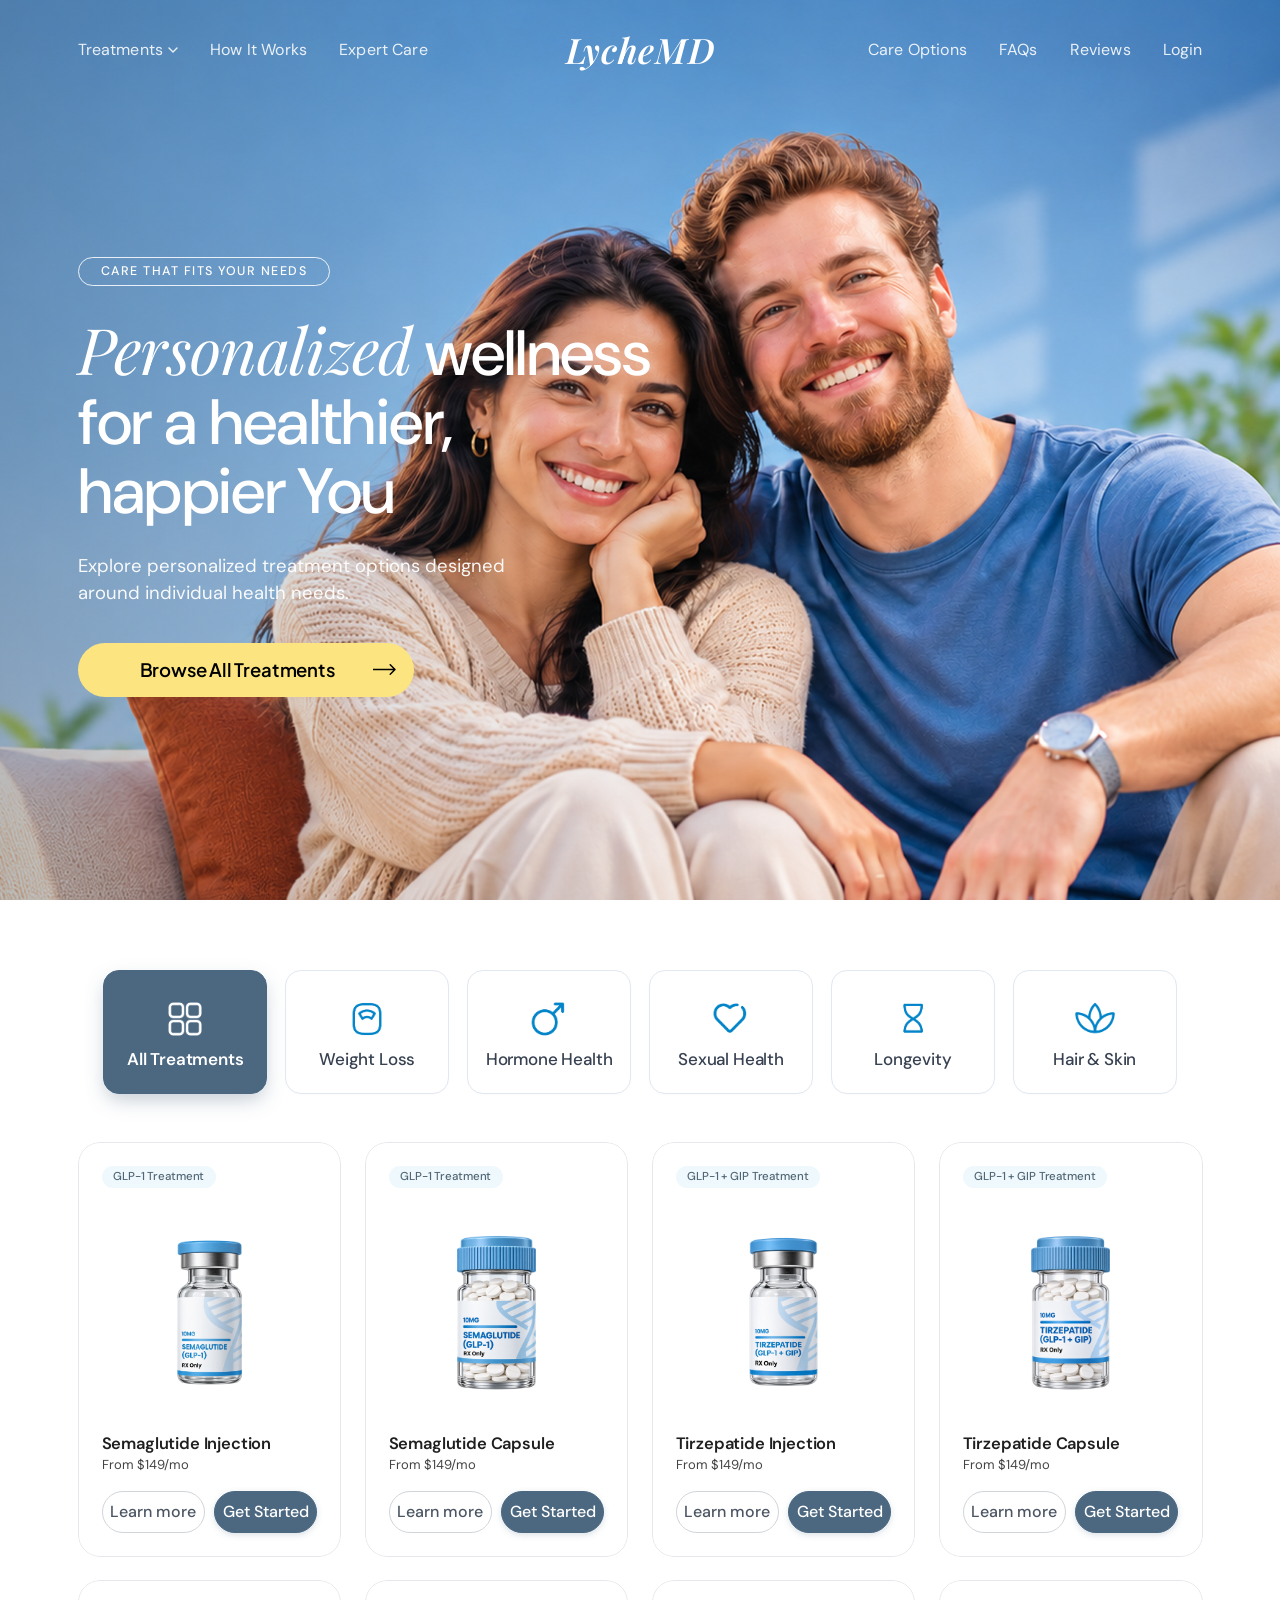
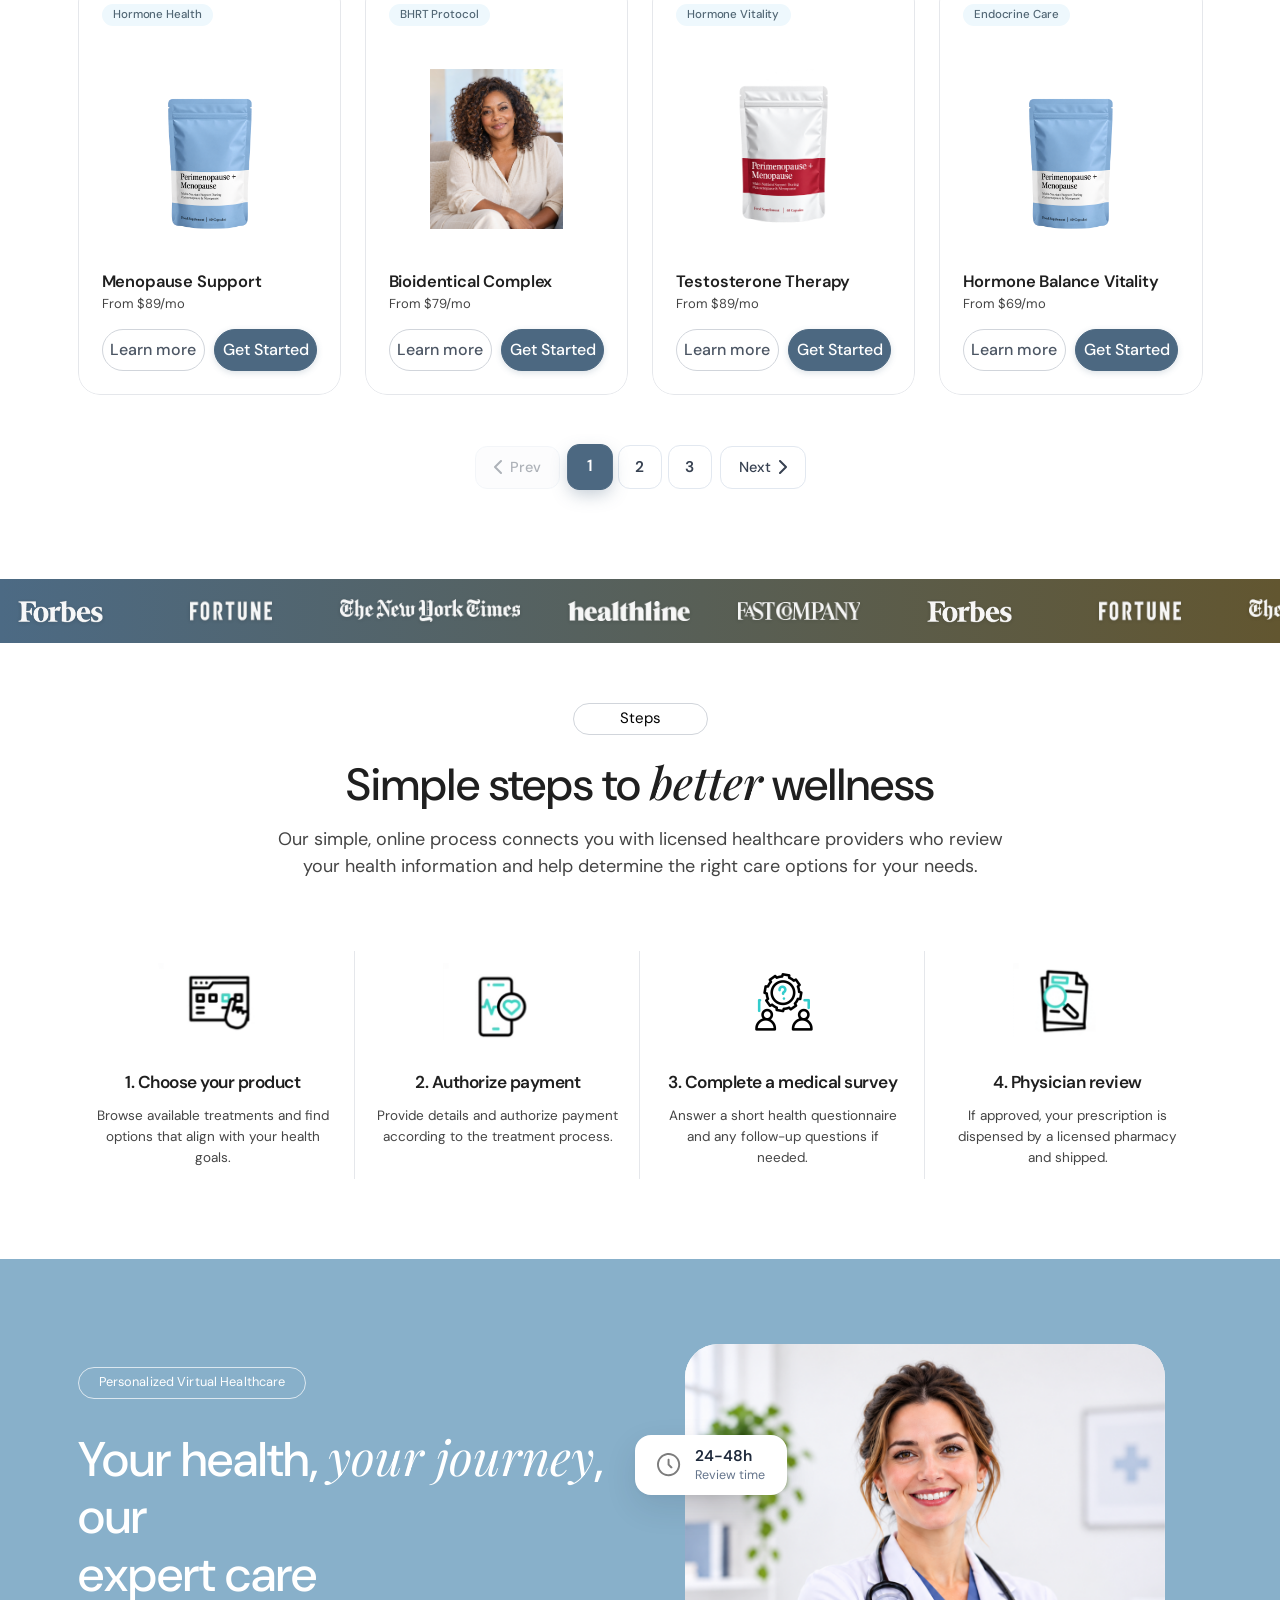
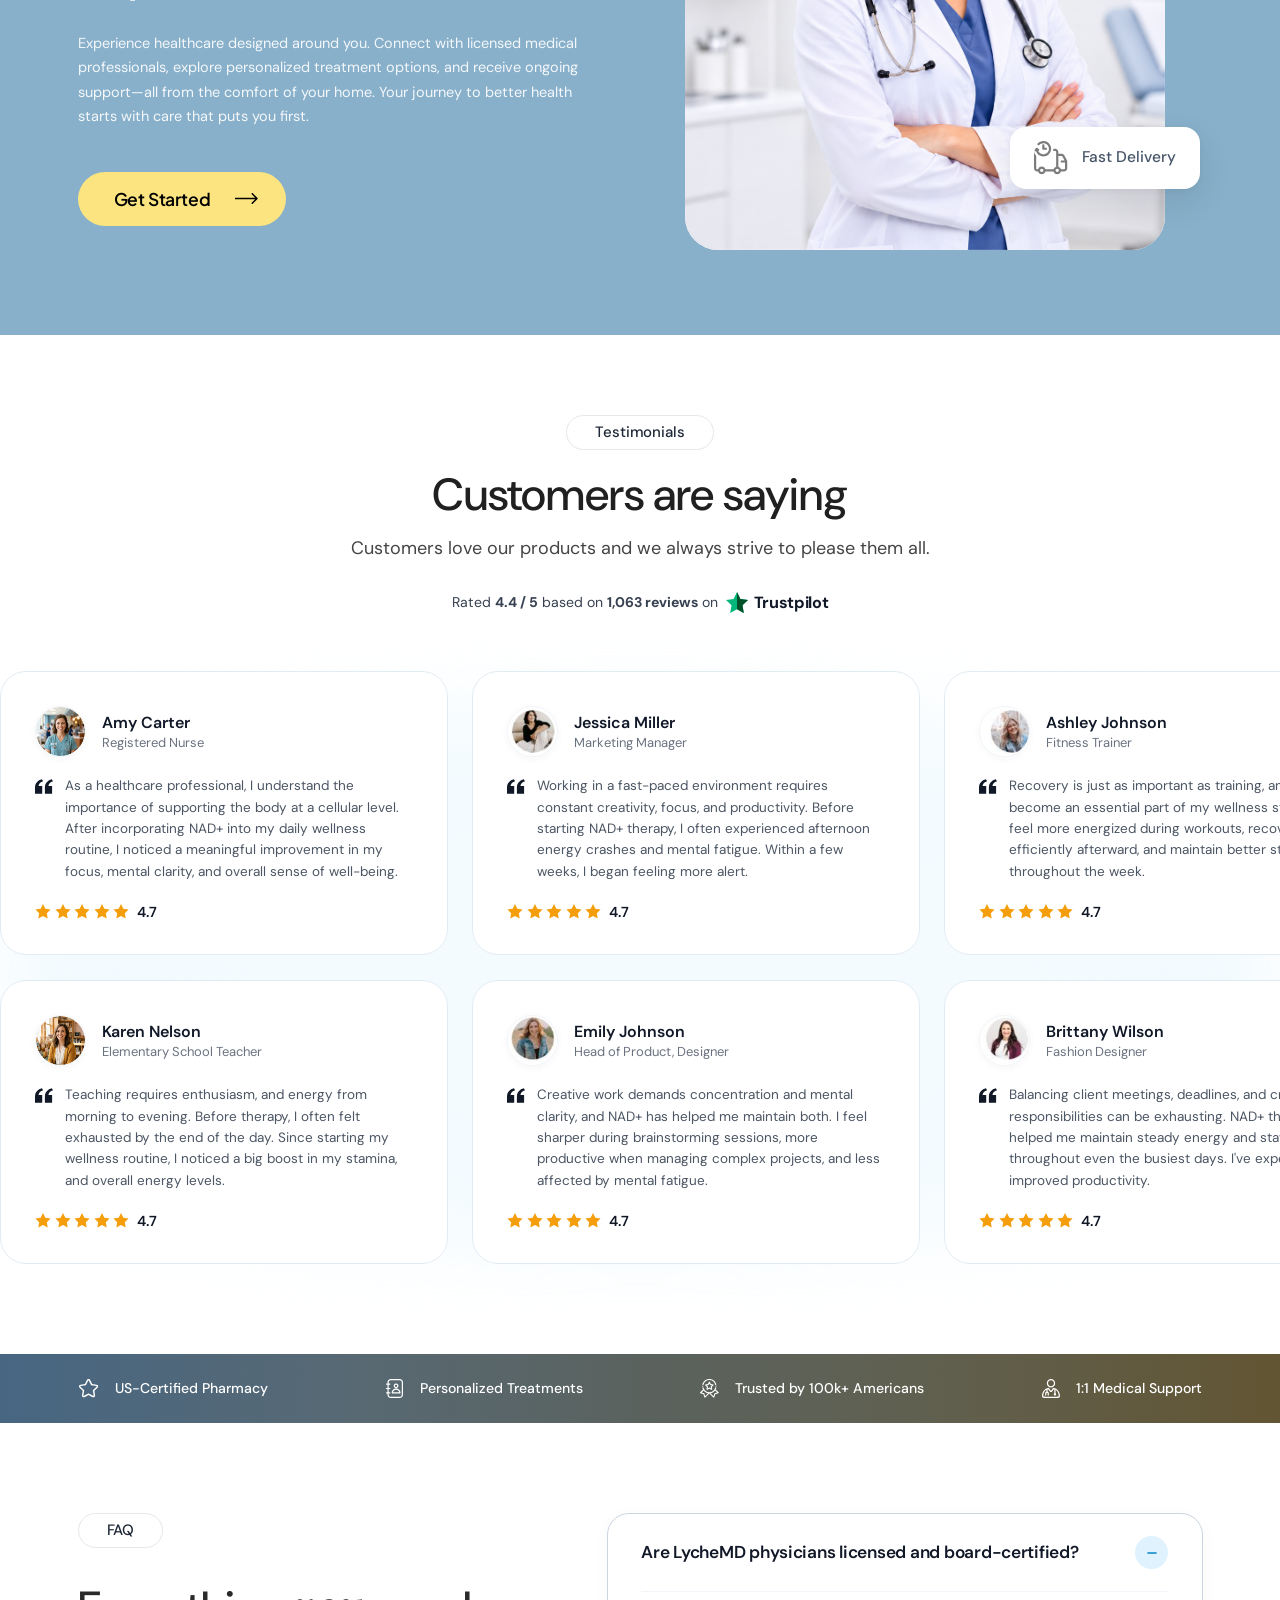
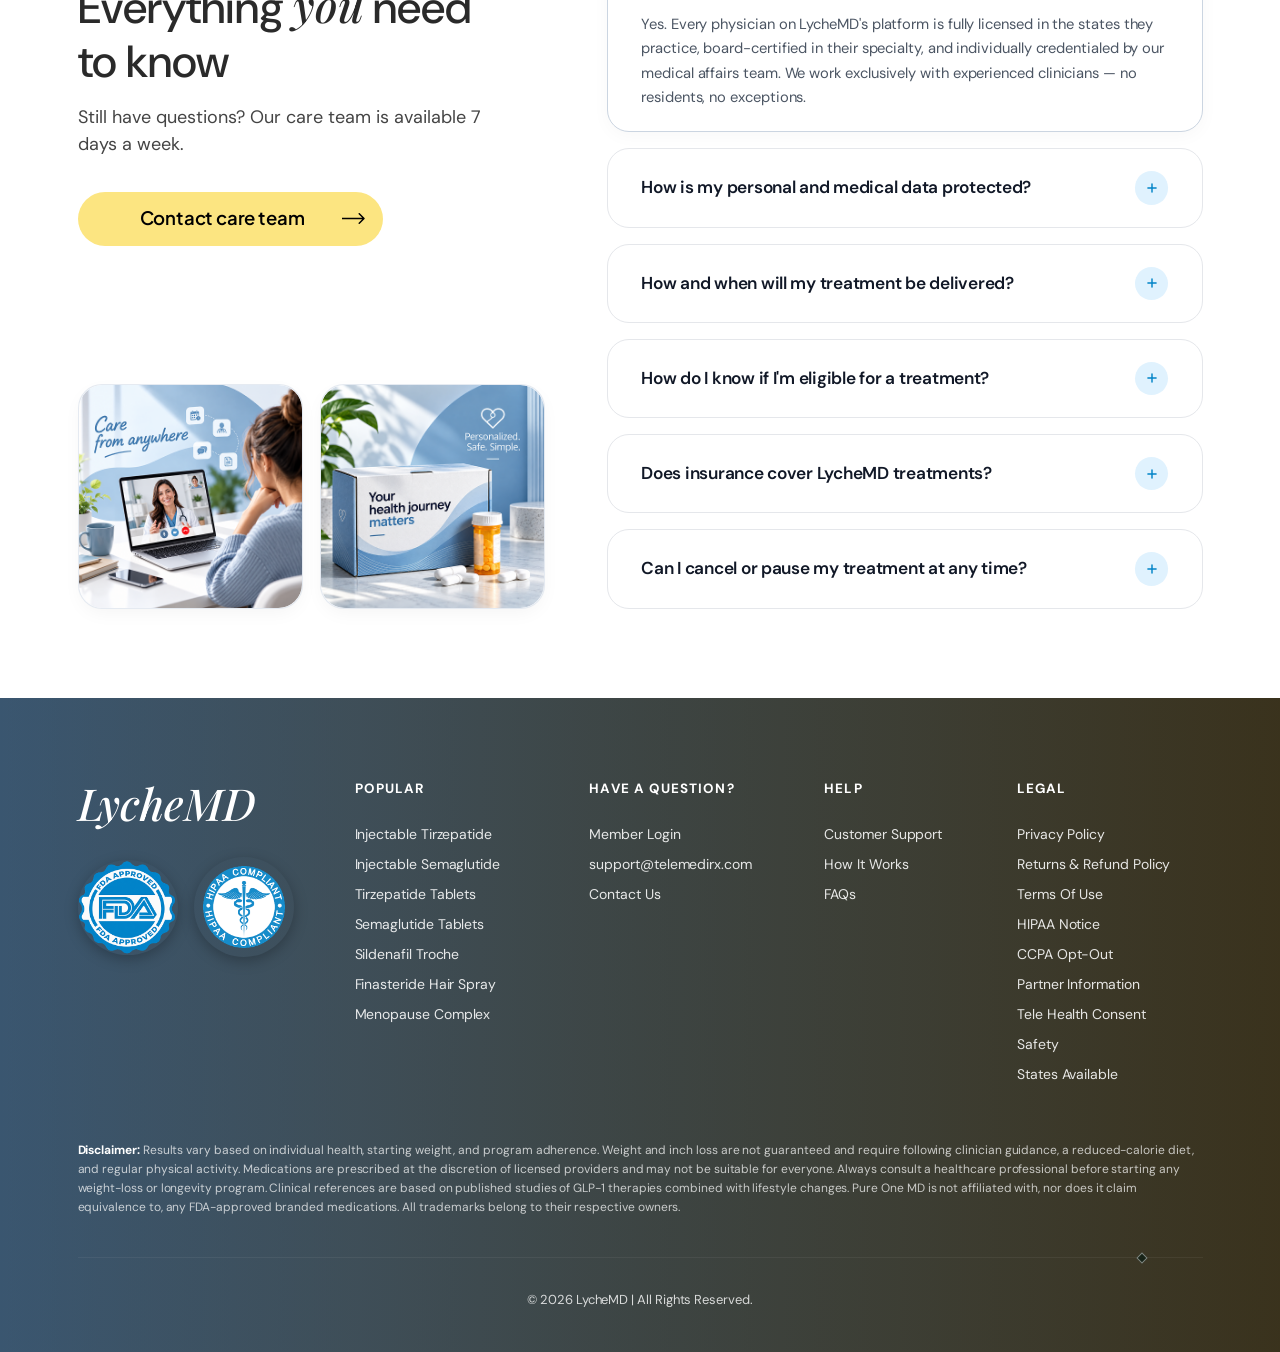
<file: category.html>
<!DOCTYPE html>
<html lang="en">

<head>
    <meta charset="UTF-8">
    <meta name="viewport" content="width=device-width, initial-scale=1.0">
    <title>LycheMD — Personalized Wellness For A Healthier, Happier You</title>
    <meta name="description"
        content="Explore personalized treatment options designed around individual health needs. Clinical care and wellness tailored for you.">
    <meta name="theme-color" content="#090e13">

    <!-- Favicon & Brand Icons -->
    <link rel="icon" type="image/svg+xml" href="Assets/images/favicon.svg">
    <link rel="icon" type="image/png" sizes="32x32" href="Assets/images/favicon-32x32.png">
    <link rel="icon" type="image/png" sizes="16x16" href="Assets/images/favicon-16x16.png">
    <link rel="apple-touch-icon" sizes="180x180" href="Assets/images/apple-touch-icon.png">
    <link rel="shortcut icon" href="favicon.ico">
    <link rel="manifest" href="site.webmanifest">

    <!-- Google Fonts: Plus Jakarta Sans, DM Sans & Playfair Display -->
    <link rel="preconnect" href="https://fonts.googleapis.com">
    <link rel="preconnect" href="https://fonts.gstatic.com" crossorigin>
    <link
        href="https://fonts.googleapis.com/css2?family=DM+Sans:ital,opsz,wght@0,9..40,100..1000;1,9..40,100..1000&family=Playfair+Display:ital,wght@0,400..900;1,400..900&family=Plus+Jakarta+Sans:ital,wght@0,200..800;1,200..800&display=swap"
        rel="stylesheet">

    <!-- Bootstrap 5 CSS -->
    <link href="https://cdn.jsdelivr.net/npm/bootstrap@5.3.3/dist/css/bootstrap.min.css" rel="stylesheet"
        integrity="sha384-QWTKZyjpPEjISv5WaRU9OFeRpok6YctnYmDr5pNlyT2bRjXh0JMhjY6hW+ALEwIH" crossorigin="anonymous">

    <!-- Custom Stylesheet -->
    <link rel="stylesheet" href="Assets/css/style.css?v=2.9">
</head>

<body class="category-page">

    <!-- Site Header / Navigation -->
    <header class="site-header" id="siteHeader">
        <div class="container">
            <!-- Desktop Navigation Grid -->
            <div class="header-inner d-none d-lg-grid">
                <!-- Left Nav Links -->
                <nav class="nav-group-left" aria-label="Main Navigation Left">
                    <div class="nav-dropdown">
                        <a href="#categoryProducts" class="nav-link-custom" role="button" aria-expanded="false">
                            Treatments
                            <svg class="chevron-icon" width="10" height="6" viewBox="0 0 10 6" fill="none"
                                xmlns="http://www.w3.org/2000/svg" aria-hidden="true">
                                <path d="M1 1L5 5L9 1" stroke="currentColor" stroke-width="1.4" stroke-linecap="round"
                                    stroke-linejoin="round" />
                            </svg>
                        </a>
                        <!-- Dropdown Menu -->
                        <div class="dropdown-menu-lychemd" role="menu">
                            <a href="category.html?category=weight-loss" class="dropdown-link-item" role="menuitem"
                                data-focus="weight-loss">
                                <span class="item-title">Weight Loss</span>
                                <span class="item-desc">Take control of your weight</span>
                            </a>
                            <a href="category.html?category=skin-hair" class="dropdown-link-item" role="menuitem"
                                data-focus="hair-skin">
                                <span class="item-title">Hair &amp; Skin</span>
                                <span class="item-desc">Radiant hair, healthy skin</span>
                            </a>
                            <a href="category.html?category=sexual-health" class="dropdown-link-item" role="menuitem"
                                data-focus="sexual-health">
                                <span class="item-title">Sexual Health</span>
                                <span class="item-desc">Reclaim your intimate moments</span>
                            </a>
                            <a href="category.html?category=hormone-health" class="dropdown-link-item" role="menuitem"
                                data-focus="menopause">
                                <span class="item-title">Menopause</span>
                                <span class="item-desc">Tackle your hormone changes</span>
                            </a>
                            <a href="category.html?category=longevity" class="dropdown-link-item" role="menuitem"
                                data-focus="sleep">
                                <span class="item-title">Sleep</span>
                                <span class="item-desc">Get deeper, restful sleep</span>
                            </a>
                            <a href="category.html?category=longevity" class="dropdown-link-item" role="menuitem"
                                data-focus="longevity">
                                <span class="item-title">Longevity</span>
                                <span class="item-desc">Optimize your cellular vitality</span>
                            </a>
                        </div>
                    </div>
                    <a href="#wellnessStepsSection" class="nav-link-custom">How It Works</a>
                    <a href="#expertCareSection" class="nav-link-custom">Expert Care</a>
                </nav>

                <!-- Center Brand Logo -->
                <div class="nav-brand-center">
                    <a href="index.html" class="brand-title" aria-label="LycheMD Homepage">LycheMD</a>
                </div>

                <!-- Right Nav Links -->
                <nav class="nav-group-right" aria-label="Main Navigation Right">
                    <a href="index.html#careOptionsSection" class="nav-link-custom">Care Options</a>
                    <a href="#faqSection" class="nav-link-custom">FAQs</a>
                    <a href="#testimonialsSection" class="nav-link-custom">Reviews</a>
                    <a href="login.html" class="nav-link-custom" id="loginNavLink">Login</a>
                </nav>
            </div>

            <!-- Mobile Navigation Bar -->
            <div class="header-mobile-bar d-flex d-lg-none">
                <a href="index.html" class="brand-title" aria-label="LycheMD Homepage">LycheMD</a>
                <button class="mobile-toggle-btn" type="button" data-bs-toggle="offcanvas" data-bs-target="#mobileMenu"
                    aria-controls="mobileMenu" aria-label="Toggle navigation menu">
                    <svg width="22" height="22" viewBox="0 0 24 24" fill="none" stroke="#ffffff" stroke-width="2"
                        stroke-linecap="round" stroke-linejoin="round" aria-hidden="true">
                        <line x1="3" y1="6" x2="21" y2="6"></line>
                        <line x1="3" y1="12" x2="21" y2="12"></line>
                        <line x1="3" y1="18" x2="21" y2="18"></line>
                    </svg>
                </button>
            </div>
        </div>
    </header>

    <!-- Mobile Offcanvas Menu -->
    <div class="offcanvas offcanvas-end offcanvas-lychemd" tabindex="-1" id="mobileMenu"
        aria-labelledby="mobileMenuLabel">
        <div class="offcanvas-header">
            <h5 class="offcanvas-title brand-title" id="mobileMenuLabel">LycheMD</h5>
            <button type="button" class="btn-close btn-close-white text-reset" data-bs-dismiss="offcanvas"
                aria-label="Close menu"></button>
        </div>
        <div class="offcanvas-body">
            <ul class="mobile-nav-list">
                <li><a href="#categoryProducts" class="mobile-nav-item" data-bs-dismiss="offcanvas">Treatments
                        <span>→</span></a></li>
                <li><a href="#wellnessStepsSection" class="mobile-nav-item" data-bs-dismiss="offcanvas">How It
                        Works <span>→</span></a></li>
                <li><a href="#expertCareSection" class="mobile-nav-item" data-bs-dismiss="offcanvas">Expert
                        Care <span>→</span></a></li>
                <li><a href="index.html#careOptionsSection" class="mobile-nav-item" data-bs-dismiss="offcanvas">Care
                        Options <span>→</span></a></li>
                <li><a href="#faqSection" class="mobile-nav-item" data-bs-dismiss="offcanvas">FAQs
                        <span>→</span></a></li>
                <li><a href="#testimonialsSection" class="mobile-nav-item" data-bs-dismiss="offcanvas">Reviews
                        <span>→</span></a></li>
                <li><a href="login.html" class="mobile-nav-item">Login <span>→</span></a></li>
            </ul>
            <div class="mobile-nav-footer">
                <a href="index.html#focus-areas" class="btn-hero-cta w-100 justify-content-center"
                    data-bs-dismiss="offcanvas">
                    <span>Get Started</span>
                    <img src="Assets/images/Arrow.svg" alt="" class="cta-arrow" aria-hidden="true">
                </a>
            </div>
        </div>
    </div>

    <!-- MAIN CONTENT -->
    <main>
        <!-- Category Hero Section -->
        <section class="category-hero-section" id="categoryHero" aria-label="Personalized Wellness Category Hero">
            <div class="container">
                <div class="row align-items-center">
                    <!-- Left Content Column -->
                    <div class="col-12 col-md-11 col-lg-8 col-xl-7 col-xxl-6">
                        <div class="category-hero-content">
                            <!-- Eyebrow Badge -->
                            <div class="category-hero-badge-wrap">
                                <span class="category-hero-badge">CARE THAT FITS YOUR NEEDS</span>
                            </div>

                            <!-- Main Title -->
                            <h1 class="category-hero-title">
                                <span class="title-serif">Personalized</span> wellness<br>
                                for a healthier,<br>
                                happier You
                            </h1>

                            <!-- Description -->
                            <p class="category-hero-desc">
                                Explore personalized treatment options designed around individual health needs.
                            </p>

                            <!-- CTA Button -->
                            <div class="category-hero-cta-wrap">
                                <a href="#categoryProducts" class="btn-hero-cta">
                                    <span>Browse All Treatments</span>
                                    <img src="Assets/images/Arrow.svg" alt="" class="cta-arrow" aria-hidden="true">
                                </a>
                            </div>
                        </div>
                    </div>
                </div>
            </div>
            </div>
        </section>

        <!-- Category Showcase: Tabs & Horizontal Product Sliders -->
        <section class="category-products-section" id="categoryProducts" aria-label="Treatment Categories and Products">
            <div class="container">
                <!-- Category Tabs Navigation -->
                <div class="cat-tabs-wrapper">
                    <div class="cat-tabs-nav" role="tablist" aria-label="Treatment Categories">
                        <!-- Tab 0: All Treatments -->
                        <button type="button" class="cat-tab-btn active" role="tab" id="catTabAll" aria-selected="true"
                            aria-controls="paneAll" data-category="all">
                            <span class="cat-tab-icon-wrap" aria-hidden="true">
                                <img src="Assets/images/all-treatments.png" alt="" class="cat-tab-icon">
                            </span>
                            <span class="cat-tab-label">All Treatments</span>
                        </button>

                        <!-- Tab 1: Weight Loss -->
                        <button type="button" class="cat-tab-btn" role="tab" id="catTabWeightLoss" aria-selected="false"
                            aria-controls="paneWeightLoss" data-category="weight-loss">
                            <span class="cat-tab-icon-wrap" aria-hidden="true">
                                <img src="Assets/images/weight-loss.png" alt="" class="cat-tab-icon">
                            </span>
                            <span class="cat-tab-label">Weight Loss</span>
                        </button>

                        <!-- Tab 2: Hormone Health -->
                        <button type="button" class="cat-tab-btn" role="tab" id="catTabHormoneHealth"
                            aria-selected="false" aria-controls="paneHormoneHealth" data-category="hormone-health">
                            <span class="cat-tab-icon-wrap" aria-hidden="true">
                                <img src="Assets/images/male.png" alt="" class="cat-tab-icon">
                            </span>
                            <span class="cat-tab-label">Hormone Health</span>
                        </button>

                        <!-- Tab 3: Sexual Health -->
                        <button type="button" class="cat-tab-btn" role="tab" id="catTabSexualHealth"
                            aria-selected="false" aria-controls="paneSexualHealth" data-category="sexual-health">
                            <span class="cat-tab-icon-wrap" aria-hidden="true">
                                <img src="Assets/images/heart.png" alt="" class="cat-tab-icon">
                            </span>
                            <span class="cat-tab-label">Sexual Health</span>
                        </button>

                        <!-- Tab 4: Longevity -->
                        <button type="button" class="cat-tab-btn" role="tab" id="catTabLongevity" aria-selected="false"
                            aria-controls="paneLongevity" data-category="longevity">
                            <span class="cat-tab-icon-wrap" aria-hidden="true">
                                <img src="Assets/images/longevity-icon.png" alt="" class="cat-tab-icon">
                            </span>
                            <span class="cat-tab-label">Longevity</span>
                        </button>

                        <!-- Tab 5: Hair & Skin -->
                        <button type="button" class="cat-tab-btn" role="tab" id="catTabSkinHair" aria-selected="false"
                            aria-controls="paneSkinHair" data-category="skin-hair">
                            <span class="cat-tab-icon-wrap" aria-hidden="true">
                                <img src="Assets/images/Nature.png" alt="" class="cat-tab-icon">
                            </span>
                            <span class="cat-tab-label">Hair &amp; Skin</span>
                        </button>
                    </div>
                </div>

                <!-- Tab Panels: 4 Columns per Row Under Container -->
                <div class="cat-tab-content-wrap">
                    <!-- ==================== PANE: ALL TREATMENTS (2 ROWS WITH PAGINATION) ==================== -->
                    <div class="cat-tab-pane active" id="paneAll" role="tabpanel" aria-labelledby="catTabAll">
                        <div class="cat-products-grid" id="allProductsGrid">
                            <div class="cat-product-card" data-cat-page="1" data-product="semaglutide-injection">
                                <div class="cat-product-card-inner">
                                    <div class="cat-card-header">
                                        <span class="cat-product-badge">GLP-1 Treatment</span>
                                    </div>
                                    <div class="cat-product-img-wrap">
                                        <a href="semaglutide.html" class="cat-product-img-link"
                                            aria-label="Semaglutide Injection details">
                                            <img src="Assets/images/semaglutide.png" alt="Semaglutide Injection"
                                                class="cat-product-img" loading="lazy">
                                        </a>
                                    </div>
                                    <div class="cat-card-footer">
                                        <h3 class="cat-product-title"><a href="semaglutide.html">Semaglutide
                                                Injection</a></h3>
                                        <p class="cat-product-price">From $149/mo</p>
                                        <div class="cat-card-btn-group">
                                            <a href="semaglutide.html" class="cat-btn-learn-more">Learn more</a>
                                            <a href="checkout.html" class="cat-btn-get-started">Get Started</a>
                                        </div>
                                    </div>
                                </div>
                            </div>
                            <div class="cat-product-card" data-cat-page="1" data-product="semaglutide-capsule">
                                <div class="cat-product-card-inner">
                                    <div class="cat-card-header">
                                        <span class="cat-product-badge">GLP-1 Treatment</span>
                                    </div>
                                    <div class="cat-product-img-wrap">
                                        <a href="semaglutide.html" class="cat-product-img-link"
                                            aria-label="Semaglutide Capsule details">
                                            <img src="Assets/images/semaglutide-oral.png" alt="Semaglutide Capsule"
                                                class="cat-product-img" loading="lazy">
                                        </a>
                                    </div>
                                    <div class="cat-card-footer">
                                        <h3 class="cat-product-title"><a href="semaglutide.html">Semaglutide Capsule</a>
                                        </h3>
                                        <p class="cat-product-price">From $149/mo</p>
                                        <div class="cat-card-btn-group">
                                            <a href="semaglutide.html" class="cat-btn-learn-more">Learn more</a>
                                            <a href="checkout.html" class="cat-btn-get-started">Get Started</a>
                                        </div>
                                    </div>
                                </div>
                            </div>
                            <div class="cat-product-card" data-cat-page="1" data-product="tirzepatide-injection">
                                <div class="cat-product-card-inner">
                                    <div class="cat-card-header">
                                        <span class="cat-product-badge">GLP-1 + GIP Treatment</span>
                                    </div>
                                    <div class="cat-product-img-wrap">
                                        <img src="Assets/images/tirzepatide.png" alt="Tirzepatide Injection"
                                            class="cat-product-img" loading="lazy">
                                    </div>
                                    <div class="cat-card-footer">
                                        <h3 class="cat-product-title">Tirzepatide Injection</h3>
                                        <p class="cat-product-price">From $149/mo</p>
                                        <div class="cat-card-btn-group">
                                            <a href="index.html#focus-areas" class="cat-btn-learn-more">Learn more</a>
                                            <a href="checkout.html" class="cat-btn-get-started">Get Started</a>
                                        </div>
                                    </div>
                                </div>
                            </div>
                            <div class="cat-product-card" data-cat-page="1" data-product="tirzepatide-capsule">
                                <div class="cat-product-card-inner">
                                    <div class="cat-card-header">
                                        <span class="cat-product-badge">GLP-1 + GIP Treatment</span>
                                    </div>
                                    <div class="cat-product-img-wrap">
                                        <img src="Assets/images/tirzepatide-oral.png" alt="Tirzepatide Capsule"
                                            class="cat-product-img" loading="lazy">
                                    </div>
                                    <div class="cat-card-footer">
                                        <h3 class="cat-product-title">Tirzepatide Capsule</h3>
                                        <p class="cat-product-price">From $149/mo</p>
                                        <div class="cat-card-btn-group">
                                            <a href="index.html#focus-areas" class="cat-btn-learn-more">Learn more</a>
                                            <a href="checkout.html" class="cat-btn-get-started">Get Started</a>
                                        </div>
                                    </div>
                                </div>
                            </div>
                            <div class="cat-product-card" data-cat-page="1" data-product="menopause-support">
                                <div class="cat-product-card-inner">
                                    <div class="cat-card-header">
                                        <span class="cat-product-badge">Hormone Health</span>
                                    </div>
                                    <div class="cat-product-img-wrap">
                                        <img src="Assets/images/menopause.png" alt="Menopause Support"
                                            class="cat-product-img" loading="lazy">
                                    </div>
                                    <div class="cat-card-footer">
                                        <h3 class="cat-product-title">Menopause Support</h3>
                                        <p class="cat-product-price">From $89/mo</p>
                                        <div class="cat-card-btn-group">
                                            <a href="index.html#focus-areas" class="cat-btn-learn-more">Learn more</a>
                                            <a href="checkout.html" class="cat-btn-get-started">Get Started</a>
                                        </div>
                                    </div>
                                </div>
                            </div>
                            <div class="cat-product-card" data-cat-page="1" data-product="bioidentical-complex">
                                <div class="cat-product-card-inner">
                                    <div class="cat-card-header">
                                        <span class="cat-product-badge">BHRT Protocol</span>
                                    </div>
                                    <div class="cat-product-img-wrap">
                                        <img src="Assets/images/menopause-category.png" alt="Bioidentical Complex"
                                            class="cat-product-img" loading="lazy">
                                    </div>
                                    <div class="cat-card-footer">
                                        <h3 class="cat-product-title">Bioidentical Complex</h3>
                                        <p class="cat-product-price">From $79/mo</p>
                                        <div class="cat-card-btn-group">
                                            <a href="index.html#focus-areas" class="cat-btn-learn-more">Learn more</a>
                                            <a href="checkout.html" class="cat-btn-get-started">Get Started</a>
                                        </div>
                                    </div>
                                </div>
                            </div>
                            <div class="cat-product-card" data-cat-page="1" data-product="testosterone-therapy">
                                <div class="cat-product-card-inner">
                                    <div class="cat-card-header">
                                        <span class="cat-product-badge">Hormone Vitality</span>
                                    </div>
                                    <div class="cat-product-img-wrap">
                                        <img src="Assets/images/menopause-bottle.png" alt="Testosterone Therapy"
                                            class="cat-product-img" loading="lazy">
                                    </div>
                                    <div class="cat-card-footer">
                                        <h3 class="cat-product-title">Testosterone Therapy</h3>
                                        <p class="cat-product-price">From $89/mo</p>
                                        <div class="cat-card-btn-group">
                                            <a href="index.html#focus-areas" class="cat-btn-learn-more">Learn more</a>
                                            <a href="checkout.html" class="cat-btn-get-started">Get Started</a>
                                        </div>
                                    </div>
                                </div>
                            </div>
                            <div class="cat-product-card" data-cat-page="1" data-product="hormone-balance">
                                <div class="cat-product-card-inner">
                                    <div class="cat-card-header">
                                        <span class="cat-product-badge">Endocrine Care</span>
                                    </div>
                                    <div class="cat-product-img-wrap">
                                        <img src="Assets/images/menopause.png" alt="Hormone Balance Vitality"
                                            class="cat-product-img" loading="lazy">
                                    </div>
                                    <div class="cat-card-footer">
                                        <h3 class="cat-product-title">Hormone Balance Vitality</h3>
                                        <p class="cat-product-price">From $69/mo</p>
                                        <div class="cat-card-btn-group">
                                            <a href="index.html#focus-areas" class="cat-btn-learn-more">Learn more</a>
                                            <a href="checkout.html" class="cat-btn-get-started">Get Started</a>
                                        </div>
                                    </div>
                                </div>
                            </div>
                            <div class="cat-product-card" data-cat-page="2" data-product="sildenafil-treatment">
                                <div class="cat-product-card-inner">
                                    <div class="cat-card-header">
                                        <span class="cat-product-badge">PDE5 Treatment</span>
                                    </div>
                                    <div class="cat-product-img-wrap">
                                        <img src="Assets/images/sidenafil.png" alt="Sildenafil Treatment"
                                            class="cat-product-img" loading="lazy">
                                    </div>
                                    <div class="cat-card-footer">
                                        <h3 class="cat-product-title">Sildenafil Treatment</h3>
                                        <p class="cat-product-price">From $49/mo</p>
                                        <div class="cat-card-btn-group">
                                            <a href="index.html#focus-areas" class="cat-btn-learn-more">Learn more</a>
                                            <a href="checkout.html" class="cat-btn-get-started">Get Started</a>
                                        </div>
                                    </div>
                                </div>
                            </div>
                            <div class="cat-product-card" data-cat-page="2" data-product="sexual-health-vitality">
                                <div class="cat-product-card-inner">
                                    <div class="cat-card-header">
                                        <span class="cat-product-badge">Performance Care</span>
                                    </div>
                                    <div class="cat-product-img-wrap">
                                        <img src="Assets/images/Sexual-health.png" alt="Sexual Health Vitality"
                                            class="cat-product-img" loading="lazy" style="    max-height: 10rem;">
                                    </div>
                                    <div class="cat-card-footer">
                                        <h3 class="cat-product-title">Sexual Health Vitality</h3>
                                        <p class="cat-product-price">From $39/mo</p>
                                        <div class="cat-card-btn-group">
                                            <a href="index.html#focus-areas" class="cat-btn-learn-more">Learn more</a>
                                            <a href="checkout.html" class="cat-btn-get-started">Get Started</a>
                                        </div>
                                    </div>
                                </div>
                            </div>
                            <div class="cat-product-card" data-cat-page="2" data-product="daily-tadalafil">
                                <div class="cat-product-card-inner">
                                    <div class="cat-card-header">
                                        <span class="cat-product-badge">Intimacy Wellness</span>
                                    </div>
                                    <div class="cat-product-img-wrap">
                                        <img src="Assets/images/semaglutide-oral.png" alt="Daily Tadalafil Protocol"
                                            class="cat-product-img" loading="lazy">
                                    </div>
                                    <div class="cat-card-footer">
                                        <h3 class="cat-product-title">Daily Tadalafil Protocol</h3>
                                        <p class="cat-product-price">From $49/mo</p>
                                        <div class="cat-card-btn-group">
                                            <a href="index.html#focus-areas" class="cat-btn-learn-more">Learn more</a>
                                            <a href="checkout.html" class="cat-btn-get-started">Get Started</a>
                                        </div>
                                    </div>
                                </div>
                            </div>
                            <div class="cat-product-card" data-cat-page="2" data-product="sildenafil-troche">
                                <div class="cat-product-card-inner">
                                    <div class="cat-card-header">
                                        <span class="cat-product-badge">Rapid Absorption</span>
                                    </div>
                                    <div class="cat-product-img-wrap">
                                        <img src="Assets/images/sidenafil.png" alt="Sildenafil Troche"
                                            class="cat-product-img" loading="lazy">
                                    </div>
                                    <div class="cat-card-footer">
                                        <h3 class="cat-product-title">Sildenafil Troche</h3>
                                        <p class="cat-product-price">From $59/mo</p>
                                        <div class="cat-card-btn-group">
                                            <a href="index.html#focus-areas" class="cat-btn-learn-more">Learn more</a>
                                            <a href="checkout.html" class="cat-btn-get-started">Get Started</a>
                                        </div>
                                    </div>
                                </div>
                            </div>
                            <div class="cat-product-card" data-cat-page="2" data-product="nad-injection">
                                <div class="cat-product-card-inner">
                                    <div class="cat-card-header">
                                        <span class="cat-product-badge">Cellular Health</span>
                                    </div>
                                    <div class="cat-product-img-wrap">
                                        <img src="Assets/images/nad+.png" alt="NAD+ Injection" class="cat-product-img"
                                            loading="lazy">
                                    </div>
                                    <div class="cat-card-footer">
                                        <h3 class="cat-product-title">NAD+ Injection</h3>
                                        <p class="cat-product-price">From $199/mo</p>
                                        <div class="cat-card-btn-group">
                                            <a href="index.html#focus-areas" class="cat-btn-learn-more">Learn more</a>
                                            <a href="checkout.html" class="cat-btn-get-started">Get Started</a>
                                        </div>
                                    </div>
                                </div>
                            </div>
                            <div class="cat-product-card" data-cat-page="2" data-product="longevity-complex">
                                <div class="cat-product-card-inner">
                                    <div class="cat-card-header">
                                        <span class="cat-product-badge">Cellular Longevity</span>
                                    </div>
                                    <div class="cat-product-img-wrap">
                                        <img src="Assets/images/longevity.png" alt="Cellular Longevity Complex"
                                            class="cat-product-img" loading="lazy">
                                    </div>
                                    <div class="cat-card-footer">
                                        <h3 class="cat-product-title">Cellular Longevity Complex</h3>
                                        <p class="cat-product-price">From $129/mo</p>
                                        <div class="cat-card-btn-group">
                                            <a href="index.html#focus-areas" class="cat-btn-learn-more">Learn more</a>
                                            <a href="checkout.html" class="cat-btn-get-started">Get Started</a>
                                        </div>
                                    </div>
                                </div>
                            </div>
                            <div class="cat-product-card" data-cat-page="2" data-product="nad-longevity-vial">
                                <div class="cat-product-card-inner">
                                    <div class="cat-card-header">
                                        <span class="cat-product-badge">Anti-Aging</span>
                                    </div>
                                    <div class="cat-product-img-wrap">
                                        <img src="Assets/images/nad+.png" alt="NAD+ Longevity Vial"
                                            class="cat-product-img" loading="lazy">
                                    </div>
                                    <div class="cat-card-footer">
                                        <h3 class="cat-product-title">NAD+ Longevity Vial</h3>
                                        <p class="cat-product-price">From $149/mo</p>
                                        <div class="cat-card-btn-group">
                                            <a href="index.html#focus-areas" class="cat-btn-learn-more">Learn more</a>
                                            <a href="checkout.html" class="cat-btn-get-started">Get Started</a>
                                        </div>
                                    </div>
                                </div>
                            </div>
                            <div class="cat-product-card" data-cat-page="2" data-product="mitochondrial-vitality">
                                <div class="cat-product-card-inner">
                                    <div class="cat-card-header">
                                        <span class="cat-product-badge">Cellular Support</span>
                                    </div>
                                    <div class="cat-product-img-wrap">
                                        <img src="Assets/images/tirzepatide-oral.png" alt="Mitochondrial Vitality"
                                            class="cat-product-img" loading="lazy">
                                    </div>
                                    <div class="cat-card-footer">
                                        <h3 class="cat-product-title">Mitochondrial Vitality</h3>
                                        <p class="cat-product-price">From $89/mo</p>
                                        <div class="cat-card-btn-group">
                                            <a href="index.html#focus-areas" class="cat-btn-learn-more">Learn more</a>
                                            <a href="checkout.html" class="cat-btn-get-started">Get Started</a>
                                        </div>
                                    </div>
                                </div>
                            </div>
                            <div class="cat-product-card" data-cat-page="3" data-product="finasteride-spray">
                                <div class="cat-product-card-inner">
                                    <div class="cat-card-header">
                                        <span class="cat-product-badge">Hair Regrowth</span>
                                    </div>
                                    <div class="cat-product-img-wrap">
                                        <img src="Assets/images/HairSpray.png" alt="Finasteride Hair Spray"
                                            class="cat-product-img" loading="lazy">
                                    </div>
                                    <div class="cat-card-footer">
                                        <h3 class="cat-product-title">Finasteride Hair Spray</h3>
                                        <p class="cat-product-price">From $49/mo</p>
                                        <div class="cat-card-btn-group">
                                            <a href="index.html#focus-areas" class="cat-btn-learn-more">Learn more</a>
                                            <a href="checkout.html" class="cat-btn-get-started">Get Started</a>
                                        </div>
                                    </div>
                                </div>
                            </div>
                            <div class="cat-product-card" data-cat-page="3" data-product="minoxidil-combo">
                                <div class="cat-product-card-inner">
                                    <div class="cat-card-header">
                                        <span class="cat-product-badge">Dual Action Regrowth</span>
                                    </div>
                                    <div class="cat-product-img-wrap">
                                        <img src="Assets/images/Combo.png" alt="Minoxidil Combo" class="cat-product-img"
                                            loading="lazy">
                                    </div>
                                    <div class="cat-card-footer">
                                        <h3 class="cat-product-title">Minoxidil Combo</h3>
                                        <p class="cat-product-price">From $59/mo</p>
                                        <div class="cat-card-btn-group">
                                            <a href="index.html#focus-areas" class="cat-btn-learn-more">Learn more</a>
                                            <a href="checkout.html" class="cat-btn-get-started">Get Started</a>
                                        </div>
                                    </div>
                                </div>
                            </div>
                            <div class="cat-product-card" data-cat-page="3" data-product="finasteride-treatment">
                                <div class="cat-product-card-inner">
                                    <div class="cat-card-header">
                                        <span class="cat-product-badge">Follicular Care</span>
                                    </div>
                                    <div class="cat-product-img-wrap">
                                        <img src="Assets/images/finasteride.png" alt="Finasteride Treatment"
                                            class="cat-product-img" loading="lazy">
                                    </div>
                                    <div class="cat-card-footer">
                                        <h3 class="cat-product-title">Finasteride Treatment</h3>
                                        <p class="cat-product-price">From $49/mo</p>
                                        <div class="cat-card-btn-group">
                                            <a href="index.html#focus-areas" class="cat-btn-learn-more">Learn more</a>
                                            <a href="checkout.html" class="cat-btn-get-started">Get Started</a>
                                        </div>
                                    </div>
                                </div>
                            </div>
                            <div class="cat-product-card" data-cat-page="3" data-product="hair-scalp-restoration">
                                <div class="cat-product-card-inner">
                                    <div class="cat-card-header">
                                        <span class="cat-product-badge">Dermal Health</span>
                                    </div>
                                    <div class="cat-product-img-wrap">
                                        <img src="Assets/images/hairloss.png" alt="Hair & Scalp Restoration"
                                            class="cat-product-img" loading="lazy">
                                    </div>
                                    <div class="cat-card-footer">
                                        <h3 class="cat-product-title">Hair &amp; Scalp Restoration</h3>
                                        <p class="cat-product-price">From $69/mo</p>
                                        <div class="cat-card-btn-group">
                                            <a href="index.html#focus-areas" class="cat-btn-learn-more">Learn more</a>
                                            <a href="checkout.html" class="cat-btn-get-started">Get Started</a>
                                        </div>
                                    </div>
                                </div>
                            </div>
                        </div>

                        <!-- 2-Row Pagination Component -->
                        <nav class="cat-pagination-wrap" aria-label="All treatments pagination">
                            <div class="cat-pagination">
                                <button type="button" class="cat-page-btn prev-btn" id="catPrevPage"
                                    aria-label="Previous page" disabled>
                                    <svg width="8" height="14" viewBox="0 0 8 14" fill="none"
                                        xmlns="http://www.w3.org/2000/svg" aria-hidden="true">
                                        <path d="M7 1L1 7L7 13" stroke="currentColor" stroke-width="2"
                                            stroke-linecap="round" stroke-linejoin="round" />
                                    </svg>
                                    <span>Prev</span>
                                </button>
                                <div class="cat-page-numbers" id="catPageNumbers">
                                    <button type="button" class="cat-page-num active" data-page="1" aria-current="page"
                                        aria-label="Page 1">1</button>
                                    <button type="button" class="cat-page-num" data-page="2"
                                        aria-label="Page 2">2</button>
                                    <button type="button" class="cat-page-num" data-page="3"
                                        aria-label="Page 3">3</button>
                                </div>
                                <button type="button" class="cat-page-btn next-btn" id="catNextPage"
                                    aria-label="Next page">
                                    <span>Next</span>
                                    <svg width="8" height="14" viewBox="0 0 8 14" fill="none"
                                        xmlns="http://www.w3.org/2000/svg" aria-hidden="true">
                                        <path d="M1 1L7 7L1 13" stroke="currentColor" stroke-width="2"
                                            stroke-linecap="round" stroke-linejoin="round" />
                                    </svg>
                                </button>
                            </div>
                        </nav>
                    </div>

                    <!-- ==================== PANE: WEIGHT LOSS TREATMENTS ==================== -->
                    <div class="cat-tab-pane" id="paneWeightLoss" role="tabpanel" aria-labelledby="catTabWeightLoss">
                        <div class="cat-products-grid">
                            <div class="cat-product-card" data-product="semaglutide-injection">
                                <div class="cat-product-card-inner">
                                    <div class="cat-card-header">
                                        <span class="cat-product-badge">GLP-1 Treatment</span>
                                    </div>
                                    <div class="cat-product-img-wrap">
                                        <a href="semaglutide.html" class="cat-product-img-link"
                                            aria-label="Semaglutide Injection details">
                                            <img src="Assets/images/semaglutide.png" alt="Semaglutide Injection"
                                                class="cat-product-img" loading="lazy">
                                        </a>
                                    </div>
                                    <div class="cat-card-footer">
                                        <h3 class="cat-product-title"><a href="semaglutide.html">Semaglutide
                                                Injection</a></h3>
                                        <p class="cat-product-price">From $149/mo</p>
                                        <div class="cat-card-btn-group">
                                            <a href="semaglutide.html" class="cat-btn-learn-more">Learn more</a>
                                            <a href="checkout.html" class="cat-btn-get-started">Get Started</a>
                                        </div>
                                    </div>
                                </div>
                            </div>

                            <div class="cat-product-card" data-product="semaglutide-capsule">
                                <div class="cat-product-card-inner">
                                    <div class="cat-card-header">
                                        <span class="cat-product-badge">GLP-1 Treatment</span>
                                    </div>
                                    <div class="cat-product-img-wrap">
                                        <a href="semaglutide.html" class="cat-product-img-link"
                                            aria-label="Semaglutide Capsule details">
                                            <img src="Assets/images/semaglutide-oral.png" alt="Semaglutide Capsule"
                                                class="cat-product-img" loading="lazy">
                                        </a>
                                    </div>
                                    <div class="cat-card-footer">
                                        <h3 class="cat-product-title"><a href="semaglutide.html">Semaglutide Capsule</a>
                                        </h3>
                                        <p class="cat-product-price">From $149/mo</p>
                                        <div class="cat-card-btn-group">
                                            <a href="semaglutide.html" class="cat-btn-learn-more">Learn more</a>
                                            <a href="checkout.html" class="cat-btn-get-started">Get Started</a>
                                        </div>
                                    </div>
                                </div>
                            </div>

                            <div class="cat-product-card" data-product="tirzepatide-injection">
                                <div class="cat-product-card-inner">
                                    <div class="cat-card-header">
                                        <span class="cat-product-badge">GLP-1 + GIP Treatment</span>
                                    </div>
                                    <div class="cat-product-img-wrap">
                                        <img src="Assets/images/tirzepatide.png" alt="Tirzepatide Injection"
                                            class="cat-product-img" loading="lazy">
                                    </div>
                                    <div class="cat-card-footer">
                                        <h3 class="cat-product-title">Tirzepatide Injection</h3>
                                        <p class="cat-product-price">From $149/mo</p>
                                        <div class="cat-card-btn-group">
                                            <a href="index.html#focus-areas" class="cat-btn-learn-more">Learn more</a>
                                            <a href="checkout.html" class="cat-btn-get-started">Get Started</a>
                                        </div>
                                    </div>
                                </div>
                            </div>

                            <div class="cat-product-card" data-product="tirzepatide-capsule">
                                <div class="cat-product-card-inner">
                                    <div class="cat-card-header">
                                        <span class="cat-product-badge">GLP-1 + GIP Treatment</span>
                                    </div>
                                    <div class="cat-product-img-wrap">
                                        <img src="Assets/images/tirzepatide-oral.png" alt="Tirzepatide Capsule"
                                            class="cat-product-img" loading="lazy">
                                    </div>
                                    <div class="cat-card-footer">
                                        <h3 class="cat-product-title">Tirzepatide Capsule</h3>
                                        <p class="cat-product-price">From $149/mo</p>
                                        <div class="cat-card-btn-group">
                                            <a href="index.html#focus-areas" class="cat-btn-learn-more">Learn more</a>
                                            <a href="checkout.html" class="cat-btn-get-started">Get Started</a>
                                        </div>
                                    </div>
                                </div>
                            </div>
                        </div>
                    </div>
                    <!-- ==================== PANE: HORMONE HEALTH TREATMENTS ==================== -->
                    <div class="cat-tab-pane" id="paneHormoneHealth" role="tabpanel"
                        aria-labelledby="catTabHormoneHealth">
                        <div class="cat-products-grid">
                            <div class="cat-product-card" data-product="menopause-support">
                                <div class="cat-product-card-inner">
                                    <div class="cat-card-header">
                                        <span class="cat-product-badge">Hormone Health</span>
                                    </div>
                                    <div class="cat-product-img-wrap">
                                        <img src="Assets/images/menopause.png" alt="Menopause Support"
                                            class="cat-product-img" loading="lazy">
                                    </div>
                                    <div class="cat-card-footer">
                                        <h3 class="cat-product-title">Menopause Support</h3>
                                        <p class="cat-product-price">From $89/mo</p>
                                        <div class="cat-card-btn-group">
                                            <a href="index.html#focus-areas" class="cat-btn-learn-more">Learn more</a>
                                            <a href="checkout.html" class="cat-btn-get-started">Get Started</a>
                                        </div>
                                    </div>
                                </div>
                            </div>

                            <div class="cat-product-card" data-product="bioidentical-complex">
                                <div class="cat-product-card-inner">
                                    <div class="cat-card-header">
                                        <span class="cat-product-badge">BHRT Protocol</span>
                                    </div>
                                    <div class="cat-product-img-wrap">
                                        <img src="Assets/images/menopause-category.png" alt="Bioidentical Complex"
                                            class="cat-product-img" loading="lazy">
                                    </div>
                                    <div class="cat-card-footer">
                                        <h3 class="cat-product-title">Bioidentical Complex</h3>
                                        <p class="cat-product-price">From $79/mo</p>
                                        <div class="cat-card-btn-group">
                                            <a href="index.html#focus-areas" class="cat-btn-learn-more">Learn more</a>
                                            <a href="checkout.html" class="cat-btn-get-started">Get Started</a>
                                        </div>
                                    </div>
                                </div>
                            </div>

                            <div class="cat-product-card" data-product="testosterone-therapy">
                                <div class="cat-product-card-inner">
                                    <div class="cat-card-header">
                                        <span class="cat-product-badge">Hormone Vitality</span>
                                    </div>
                                    <div class="cat-product-img-wrap">
                                        <img src="Assets/images/menopause-bottle.png" alt="Testosterone Therapy"
                                            class="cat-product-img" loading="lazy">
                                    </div>
                                    <div class="cat-card-footer">
                                        <h3 class="cat-product-title">Testosterone Therapy</h3>
                                        <p class="cat-product-price">From $89/mo</p>
                                        <div class="cat-card-btn-group">
                                            <a href="index.html#focus-areas" class="cat-btn-learn-more">Learn more</a>
                                            <a href="checkout.html" class="cat-btn-get-started">Get Started</a>
                                        </div>
                                    </div>
                                </div>
                            </div>

                            <div class="cat-product-card" data-product="hormone-balance">
                                <div class="cat-product-card-inner">
                                    <div class="cat-card-header">
                                        <span class="cat-product-badge">Endocrine Care</span>
                                    </div>
                                    <div class="cat-product-img-wrap">
                                        <img src="Assets/images/menopause.png" alt="Hormone Balance Vitality"
                                            class="cat-product-img" loading="lazy">
                                    </div>
                                    <div class="cat-card-footer">
                                        <h3 class="cat-product-title">Hormone Balance Vitality</h3>
                                        <p class="cat-product-price">From $69/mo</p>
                                        <div class="cat-card-btn-group">
                                            <a href="index.html#focus-areas" class="cat-btn-learn-more">Learn more</a>
                                            <a href="checkout.html" class="cat-btn-get-started">Get Started</a>
                                        </div>
                                    </div>
                                </div>
                            </div>
                        </div>
                    </div>
                    <!-- ==================== PANE: SEXUAL HEALTH TREATMENTS ==================== -->
                    <div class="cat-tab-pane" id="paneSexualHealth" role="tabpanel"
                        aria-labelledby="catTabSexualHealth">
                        <div class="cat-products-grid">
                            <div class="cat-product-card" data-product="sildenafil-treatment">
                                <div class="cat-product-card-inner">
                                    <div class="cat-card-header">
                                        <span class="cat-product-badge">PDE5 Treatment</span>
                                    </div>
                                    <div class="cat-product-img-wrap">
                                        <img src="Assets/images/sidenafil.png" alt="Sildenafil Treatment"
                                            class="cat-product-img" loading="lazy">
                                    </div>
                                    <div class="cat-card-footer">
                                        <h3 class="cat-product-title">Sildenafil Treatment</h3>
                                        <p class="cat-product-price">From $49/mo</p>
                                        <div class="cat-card-btn-group">
                                            <a href="index.html#focus-areas" class="cat-btn-learn-more">Learn more</a>
                                            <a href="checkout.html" class="cat-btn-get-started">Get Started</a>
                                        </div>
                                    </div>
                                </div>
                            </div>

                            <div class="cat-product-card" data-product="sexual-health-vitality">
                                <div class="cat-product-card-inner">
                                    <div class="cat-card-header">
                                        <span class="cat-product-badge">Performance Care</span>
                                    </div>
                                    <div class="cat-product-img-wrap">
                                        <img src="Assets/images/Sexual-health.png" alt="Sexual Health Vitality"
                                            class="cat-product-img" loading="lazy" style="    max-height: 10rem;">
                                    </div>
                                    <div class="cat-card-footer">
                                        <h3 class="cat-product-title">Sexual Health Vitality</h3>
                                        <p class="cat-product-price">From $39/mo</p>
                                        <div class="cat-card-btn-group">
                                            <a href="index.html#focus-areas" class="cat-btn-learn-more">Learn more</a>
                                            <a href="checkout.html" class="cat-btn-get-started">Get Started</a>
                                        </div>
                                    </div>
                                </div>
                            </div>

                            <div class="cat-product-card" data-product="daily-tadalafil">
                                <div class="cat-product-card-inner">
                                    <div class="cat-card-header">
                                        <span class="cat-product-badge">Intimacy Wellness</span>
                                    </div>
                                    <div class="cat-product-img-wrap">
                                        <img src="Assets/images/semaglutide-oral.png" alt="Daily Tadalafil Protocol"
                                            class="cat-product-img" loading="lazy">
                                    </div>
                                    <div class="cat-card-footer">
                                        <h3 class="cat-product-title">Daily Tadalafil Protocol</h3>
                                        <p class="cat-product-price">From $49/mo</p>
                                        <div class="cat-card-btn-group">
                                            <a href="index.html#focus-areas" class="cat-btn-learn-more">Learn more</a>
                                            <a href="checkout.html" class="cat-btn-get-started">Get Started</a>
                                        </div>
                                    </div>
                                </div>
                            </div>

                            <div class="cat-product-card" data-product="sildenafil-troche">
                                <div class="cat-product-card-inner">
                                    <div class="cat-card-header">
                                        <span class="cat-product-badge">Rapid Absorption</span>
                                    </div>
                                    <div class="cat-product-img-wrap">
                                        <img src="Assets/images/sidenafil.png" alt="Sildenafil Troche"
                                            class="cat-product-img" loading="lazy">
                                    </div>
                                    <div class="cat-card-footer">
                                        <h3 class="cat-product-title">Sildenafil Troche</h3>
                                        <p class="cat-product-price">From $59/mo</p>
                                        <div class="cat-card-btn-group">
                                            <a href="index.html#focus-areas" class="cat-btn-learn-more">Learn more</a>
                                            <a href="checkout.html" class="cat-btn-get-started">Get Started</a>
                                        </div>
                                    </div>
                                </div>
                            </div>
                        </div>
                    </div>
                    <!-- ==================== PANE: LONGEVITY TREATMENTS ==================== -->
                    <div class="cat-tab-pane" id="paneLongevity" role="tabpanel" aria-labelledby="catTabLongevity">
                        <div class="cat-products-grid">
                            <div class="cat-product-card" data-product="nad-injection">
                                <div class="cat-product-card-inner">
                                    <div class="cat-card-header">
                                        <span class="cat-product-badge">Cellular Health</span>
                                    </div>
                                    <div class="cat-product-img-wrap">
                                        <img src="Assets/images/nad+.png" alt="NAD+ Injection" class="cat-product-img"
                                            loading="lazy">
                                    </div>
                                    <div class="cat-card-footer">
                                        <h3 class="cat-product-title">NAD+ Injection</h3>
                                        <p class="cat-product-price">From $199/mo</p>
                                        <div class="cat-card-btn-group">
                                            <a href="index.html#focus-areas" class="cat-btn-learn-more">Learn more</a>
                                            <a href="checkout.html" class="cat-btn-get-started">Get Started</a>
                                        </div>
                                    </div>
                                </div>
                            </div>

                            <div class="cat-product-card" data-product="longevity-complex">
                                <div class="cat-product-card-inner">
                                    <div class="cat-card-header">
                                        <span class="cat-product-badge">Cellular Longevity</span>
                                    </div>
                                    <div class="cat-product-img-wrap">
                                        <img src="Assets/images/longevity.png" alt="Cellular Longevity Complex"
                                            class="cat-product-img" loading="lazy">
                                    </div>
                                    <div class="cat-card-footer">
                                        <h3 class="cat-product-title">Cellular Longevity Complex</h3>
                                        <p class="cat-product-price">From $129/mo</p>
                                        <div class="cat-card-btn-group">
                                            <a href="index.html#focus-areas" class="cat-btn-learn-more">Learn more</a>
                                            <a href="checkout.html" class="cat-btn-get-started">Get Started</a>
                                        </div>
                                    </div>
                                </div>
                            </div>

                            <div class="cat-product-card" data-product="nad-longevity-vial">
                                <div class="cat-product-card-inner">
                                    <div class="cat-card-header">
                                        <span class="cat-product-badge">Anti-Aging</span>
                                    </div>
                                    <div class="cat-product-img-wrap">
                                        <img src="Assets/images/nad+.png" alt="NAD+ Longevity Vial"
                                            class="cat-product-img" loading="lazy">
                                    </div>
                                    <div class="cat-card-footer">
                                        <h3 class="cat-product-title">NAD+ Longevity Vial</h3>
                                        <p class="cat-product-price">From $149/mo</p>
                                        <div class="cat-card-btn-group">
                                            <a href="index.html#focus-areas" class="cat-btn-learn-more">Learn more</a>
                                            <a href="checkout.html" class="cat-btn-get-started">Get Started</a>
                                        </div>
                                    </div>
                                </div>
                            </div>

                            <div class="cat-product-card" data-product="mitochondrial-vitality">
                                <div class="cat-product-card-inner">
                                    <div class="cat-card-header">
                                        <span class="cat-product-badge">Cellular Support</span>
                                    </div>
                                    <div class="cat-product-img-wrap">
                                        <img src="Assets/images/tirzepatide-oral.png" alt="Mitochondrial Vitality"
                                            class="cat-product-img" loading="lazy">
                                    </div>
                                    <div class="cat-card-footer">
                                        <h3 class="cat-product-title">Mitochondrial Vitality</h3>
                                        <p class="cat-product-price">From $89/mo</p>
                                        <div class="cat-card-btn-group">
                                            <a href="index.html#focus-areas" class="cat-btn-learn-more">Learn more</a>
                                            <a href="checkout.html" class="cat-btn-get-started">Get Started</a>
                                        </div>
                                    </div>
                                </div>
                            </div>
                        </div>
                    </div>
                    <!-- ==================== PANE: HAIR & SKIN TREATMENTS ==================== -->
                    <div class="cat-tab-pane" id="paneSkinHair" role="tabpanel" aria-labelledby="catTabSkinHair">
                        <div class="cat-products-grid">
                            <div class="cat-product-card" data-product="finasteride-spray">
                                <div class="cat-product-card-inner">
                                    <div class="cat-card-header">
                                        <span class="cat-product-badge">Hair Regrowth</span>
                                    </div>
                                    <div class="cat-product-img-wrap">
                                        <img src="Assets/images/HairSpray.png" alt="Finasteride Hair Spray"
                                            class="cat-product-img" loading="lazy">
                                    </div>
                                    <div class="cat-card-footer">
                                        <h3 class="cat-product-title">Finasteride Hair Spray</h3>
                                        <p class="cat-product-price">From $49/mo</p>
                                        <div class="cat-card-btn-group">
                                            <a href="index.html#focus-areas" class="cat-btn-learn-more">Learn more</a>
                                            <a href="checkout.html" class="cat-btn-get-started">Get Started</a>
                                        </div>
                                    </div>
                                </div>
                            </div>

                            <div class="cat-product-card" data-product="minoxidil-combo">
                                <div class="cat-product-card-inner">
                                    <div class="cat-card-header">
                                        <span class="cat-product-badge">Dual Action Regrowth</span>
                                    </div>
                                    <div class="cat-product-img-wrap">
                                        <img src="Assets/images/Combo.png" alt="Minoxidil Combo" class="cat-product-img"
                                            loading="lazy">
                                    </div>
                                    <div class="cat-card-footer">
                                        <h3 class="cat-product-title">Minoxidil Combo</h3>
                                        <p class="cat-product-price">From $59/mo</p>
                                        <div class="cat-card-btn-group">
                                            <a href="index.html#focus-areas" class="cat-btn-learn-more">Learn more</a>
                                            <a href="checkout.html" class="cat-btn-get-started">Get Started</a>
                                        </div>
                                    </div>
                                </div>
                            </div>

                            <div class="cat-product-card" data-product="finasteride-treatment">
                                <div class="cat-product-card-inner">
                                    <div class="cat-card-header">
                                        <span class="cat-product-badge">Follicular Care</span>
                                    </div>
                                    <div class="cat-product-img-wrap">
                                        <img src="Assets/images/finasteride.png" alt="Finasteride Treatment"
                                            class="cat-product-img" loading="lazy">
                                    </div>
                                    <div class="cat-card-footer">
                                        <h3 class="cat-product-title">Finasteride Treatment</h3>
                                        <p class="cat-product-price">From $49/mo</p>
                                        <div class="cat-card-btn-group">
                                            <a href="index.html#focus-areas" class="cat-btn-learn-more">Learn more</a>
                                            <a href="checkout.html" class="cat-btn-get-started">Get Started</a>
                                        </div>
                                    </div>
                                </div>
                            </div>

                            <div class="cat-product-card" data-product="hair-scalp-restoration">
                                <div class="cat-product-card-inner">
                                    <div class="cat-card-header">
                                        <span class="cat-product-badge">Dermal Health</span>
                                    </div>
                                    <div class="cat-product-img-wrap">
                                        <img src="Assets/images/hairloss.png" alt="Hair & Scalp Restoration"
                                            class="cat-product-img" loading="lazy">
                                    </div>
                                    <div class="cat-card-footer">
                                        <h3 class="cat-product-title">Hair &amp; Scalp Restoration</h3>
                                        <p class="cat-product-price">From $69/mo</p>
                                        <div class="cat-card-btn-group">
                                            <a href="index.html#focus-areas" class="cat-btn-learn-more">Learn more</a>
                                            <a href="checkout.html" class="cat-btn-get-started">Get Started</a>
                                        </div>
                                    </div>
                                </div>
                            </div>
                        </div>
                    </div>
                </div>
            </div>
        </section>

        <!-- Brand Marquee Section (Press & Features) -->
        <section class="brand-marquee-section" aria-label="Featured Publications and Press">
            <div class="brand-marquee-track">
                <!-- Group 1 -->
                <div class="brand-marquee-group">
                    <div class="brand-item">
                        <img src="Assets/images/brand-4.png" alt="Forbes" class="brand-logo" loading="lazy">
                    </div>
                    <div class="brand-item">
                        <img src="Assets/images/brand-5.png" alt="Fortune" class="brand-logo" loading="lazy">
                    </div>
                    <div class="brand-item brand-item-nyt">
                        <img src="Assets/images/brand-1.png" alt="The New York Times" class="brand-logo brand-logo-nyt"
                            loading="lazy">
                    </div>
                    <div class="brand-item">
                        <img src="Assets/images/brand-2.png" alt="Healthline" class="brand-logo" loading="lazy">
                    </div>
                    <div class="brand-item">
                        <img src="Assets/images/brand-3.png" alt="Fast Company" class="brand-logo" loading="lazy">
                    </div>
                </div>
                <!-- Group 2 (Clone for infinite seamless loop) -->
                <div class="brand-marquee-group" aria-hidden="true">
                    <div class="brand-item">
                        <img src="Assets/images/brand-4.png" alt="" class="brand-logo" loading="lazy">
                    </div>
                    <div class="brand-item">
                        <img src="Assets/images/brand-5.png" alt="" class="brand-logo" loading="lazy">
                    </div>
                    <div class="brand-item brand-item-nyt">
                        <img src="Assets/images/brand-1.png" alt="" class="brand-logo brand-logo-nyt" loading="lazy">
                    </div>
                    <div class="brand-item">
                        <img src="Assets/images/brand-2.png" alt="" class="brand-logo" loading="lazy">
                    </div>
                    <div class="brand-item">
                        <img src="Assets/images/brand-3.png" alt="" class="brand-logo" loading="lazy">
                    </div>
                </div>
                <!-- Group 3 (Ensures ultra-wide 4K coverage with zero gap) -->
                <div class="brand-marquee-group" aria-hidden="true">
                    <div class="brand-item">
                        <img src="Assets/images/brand-4.png" alt="" class="brand-logo" loading="lazy">
                    </div>
                    <div class="brand-item">
                        <img src="Assets/images/brand-5.png" alt="" class="brand-logo" loading="lazy">
                    </div>
                    <div class="brand-item brand-item-nyt">
                        <img src="Assets/images/brand-1.png" alt="" class="brand-logo brand-logo-nyt" loading="lazy">
                    </div>
                    <div class="brand-item">
                        <img src="Assets/images/brand-2.png" alt="" class="brand-logo" loading="lazy">
                    </div>
                    <div class="brand-item">
                        <img src="Assets/images/brand-3.png" alt="" class="brand-logo" loading="lazy">
                    </div>
                </div>
                <!-- Group 4 -->
                <div class="brand-marquee-group" aria-hidden="true">
                    <div class="brand-item">
                        <img src="Assets/images/brand-4.png" alt="" class="brand-logo" loading="lazy">
                    </div>
                    <div class="brand-item">
                        <img src="Assets/images/brand-5.png" alt="" class="brand-logo" loading="lazy">
                    </div>
                    <div class="brand-item brand-item-nyt">
                        <img src="Assets/images/brand-1.png" alt="" class="brand-logo brand-logo-nyt" loading="lazy">
                    </div>
                    <div class="brand-item">
                        <img src="Assets/images/brand-2.png" alt="" class="brand-logo" loading="lazy">
                    </div>
                    <div class="brand-item">
                        <img src="Assets/images/brand-3.png" alt="" class="brand-logo" loading="lazy">
                    </div>
                </div>
            </div>
        </section>

        <!-- Wellness Steps Section (Simple steps to better wellness) -->
        <section class="wellness-steps-section" id="wellnessStepsSection" aria-label="Simple steps to better wellness"
            style="padding-top:6rem;">
            <div class="container">
                <!-- Section Header (Centered) -->
                <div class="row justify-content-center text-center">
                    <div class="col-12 col-lg-10 col-xl-8">
                        <div class="steps-badge-wrapper">
                            <span class="steps-badge">Steps</span>
                        </div>
                        <h2 class="steps-title">
                            Simple steps to <span class="title-serif">better</span> wellness
                        </h2>
                        <p class="steps-subtitle">
                            Our simple, online process connects you with licensed healthcare providers who review
                            your health information and help determine the right care options for your needs.
                        </p>
                    </div>
                </div>

                <!-- 4 Steps Row -->
                <div class="row steps-row justify-content-center">
                    <!-- Step 1 -->
                    <div class="col-12 col-md-6 col-lg-3 step-col">
                        <div class="step-card">
                            <div class="step-icon-wrapper">
                                <img src="Assets/images/step-1.gif" alt="" class="step-icon" aria-hidden="true">
                            </div>
                            <h3 class="step-title">1. Choose your product</h3>
                            <p class="step-desc">
                                Browse available treatments and find options that align with your health goals.
                            </p>
                        </div>
                    </div>

                    <!-- Step 2 -->
                    <div class="col-12 col-md-6 col-lg-3 step-col">
                        <div class="step-card">
                            <div class="step-icon-wrapper">
                                <img src="Assets/images/step-2.gif" alt="" class="step-icon" aria-hidden="true">
                            </div>
                            <h3 class="step-title">2. Authorize payment</h3>
                            <p class="step-desc">
                                Provide details and authorize payment according to the treatment process.
                            </p>
                        </div>
                    </div>

                    <!-- Step 3 -->
                    <div class="col-12 col-md-6 col-lg-3 step-col">
                        <div class="step-card">
                            <div class="step-icon-wrapper">
                                <img src="Assets/images/step-3.gif" alt="" class="step-icon" aria-hidden="true">
                            </div>
                            <h3 class="step-title">3. Complete a medical survey</h3>
                            <p class="step-desc">
                                Answer a short health questionnaire and any follow-up questions if needed.
                            </p>
                        </div>
                    </div>

                    <!-- Step 4 -->
                    <div class="col-12 col-md-6 col-lg-3 step-col">
                        <div class="step-card">
                            <div class="step-icon-wrapper">
                                <img src="Assets/images/step-4.gif" alt="" class="step-icon" aria-hidden="true">
                            </div>
                            <h3 class="step-title">4. Physician review</h3>
                            <p class="step-desc">
                                If approved, your prescription is dispensed by a licensed pharmacy and shipped.
                            </p>
                        </div>
                    </div>
                </div>
            </div>
        </section>

        <!-- Expert Care Section (Your health, your journey, our expert care) -->
        <section class="cat-expert-care-section" id="expertCareSection" aria-label="Personalized Virtual Healthcare">
            <div class="container">
                <div class="row align-items-center gy-5 gy-lg-0">
                    <!-- Left Column: Content -->
                    <div class="col-12 col-lg-6 cat-care-content-col">
                        <div class="cat-care-content">
                            <!-- Category / Type Badge -->
                            <div class="cat-care-badge-wrapper">
                                <span class="cat-care-badge">Personalized Virtual Healthcare</span>
                            </div>

                            <!-- Main Heading -->
                            <h2 class="cat-care-title">
                                Your health, <span class="title-serif">your journey</span>, our<br
                                    class="d-none d-sm-inline"> expert care
                            </h2>

                            <!-- Supporting Description -->
                            <p class="cat-care-desc">
                                Experience healthcare designed around you. Connect with licensed medical professionals,
                                explore personalized treatment options, and receive ongoing support—all from the comfort
                                of your home. Your journey to better health starts with care that puts you first.
                            </p>

                            <!-- CTA Button -->
                            <div class="cat-care-cta-wrap">
                                <a href="category.html#categoryProducts" class="btn-hero-cta">
                                    <span>Get Started</span>
                                    <img src="Assets/images/Arrow.svg" alt="" class="cta-arrow" aria-hidden="true">
                                </a>
                            </div>
                        </div>
                    </div>

                    <!-- Right Column: Doctor Showcase with Floating Badges -->
                    <div class="col-12 col-lg-6 cat-care-media-col">
                        <div class="cat-care-media-wrap">
                            <!-- Main Doctor Card -->
                            <div class="cat-care-img-box">
                                <img src="Assets/images/category-doctor.png"
                                    alt="Licensed physician providing personalized virtual healthcare"
                                    class="cat-care-doctor-img" loading="eager">
                            </div>

                            <!-- Floating Badge 1: 24-48h Review Time (Top-Left) -->
                            <div class="cat-care-float-badge cat-care-badge-time">
                                <div class="cat-float-badge-icon">
                                    <img src="Assets/images/clock.svg" alt="" class="cat-badge-svg" aria-hidden="true">
                                </div>
                                <div class="cat-float-badge-texts">
                                    <span class="cat-badge-val">24-48h</span>
                                    <span class="cat-badge-sub">Review time</span>
                                </div>
                            </div>

                            <!-- Floating Badge 2: Fast Delivery (Bottom-Right) -->
                            <div class="cat-care-float-badge cat-care-badge-delivery">
                                <div class="cat-float-badge-icon">
                                    <img src="Assets/images/clocktrack.svg" alt=""
                                        class="cat-badge-svg cat-badge-svg-truck" aria-hidden="true">
                                </div>
                                <div class="cat-float-badge-texts">
                                    <span class="cat-badge-delivery">Fast Delivery</span>
                                </div>
                            </div>
                        </div>
                    </div>
                </div>
            </div>
        </section>
        <!-- Testimonials Section ("Customers are saying") -->
        <section class="testimonials-section" id="testimonialsSection" aria-label="Customer Testimonials"
            style="padding-top:8rem;">
            <div class="container">
                <!-- Section Header -->
                <div class="row justify-content-center text-center">
                    <div class="col-12 col-lg-10 col-xl-8">
                        <div class="testimonials-badge-wrapper">
                            <span class="testimonials-badge">Testimonials</span>
                        </div>
                        <h2 class="testimonials-title">
                            Customers are saying
                        </h2>
                        <p class="testimonials-subtitle">
                            Customers love our products and we always strive to please them all.
                        </p>
                        <div class="testimonials-trustpilot-row">
                            <span class="trustpilot-rating-text">Rated <strong>4.4 / 5</strong> based on <strong>1,063
                                    reviews</strong> on</span>
                            <span class="trustpilot-brand">
                                <svg class="trustpilot-star" width="22" height="22" viewBox="0 0 24 24" fill="none"
                                    xmlns="http://www.w3.org/2000/svg" aria-hidden="true">
                                    <path
                                        d="M12 0l3.708 7.514 8.292 1.205-6 5.849 1.416 8.258L12 18.924 4.584 22.826 6 14.568 0 8.719l8.292-1.205L12 0z"
                                        fill="#00B67A" />
                                    <path d="M15.708 7.514L12 0v18.924l7.416 3.902-1.416-8.258 6-5.849-8.292-1.205z"
                                        fill="#005128" />
                                </svg>
                                <span>Trustpilot</span>
                            </span>
                        </div>
                    </div>
                </div>
            </div>

            <!-- Full-bleed Infinite Testimonials Sliders (Edge of the screen) -->
            <div class="testimonials-sliders-container">
                <!-- Row 1: Left to Right Infinite Scrolling -->
                <div class="testimonials-slider-row testimonials-ltr" id="testimonialsRow1" role="region"
                    aria-label="Customer reviews row 1">
                    <div class="testimonials-slider-track testimonials-track-ltr">
                        <!-- Group 1 -->
                        <div class="testimonials-group">
                            <!-- Card 1-1: Amy Carter -->
                            <div class="testimonial-card">
                                <div class="testimonial-card-header">
                                    <img src="Assets/images/testimonial-nurse.png" alt="Amy Carter"
                                        class="testimonial-avatar" loading="lazy">
                                    <div class="testimonial-user-info">
                                        <h3 class="testimonial-name">Amy Carter</h3>
                                        <p class="testimonial-role">Registered Nurse</p>
                                    </div>
                                </div>
                                <div class="testimonial-quote-wrapper">
                                    <svg class="testimonial-quote-icon" width="20" height="16" viewBox="0 0 20 16"
                                        fill="currentColor" aria-hidden="true">
                                        <path
                                            d="M0 16V9.455C0 4.242 3.158 1.152 7.719 0L9 2.242C6.07 3.091 4.386 4.788 3.947 7.333H8V16H0zm11 0V9.455C11 4.242 14.158 1.152 18.719 0L20 2.242C17.07 3.091 15.386 4.788 14.947 7.333H19V16H11z" />
                                    </svg>
                                    <p class="testimonial-text">
                                        As a healthcare professional, I understand the importance of supporting the body
                                        at a cellular level. After incorporating NAD+ into my daily wellness routine, I
                                        noticed a meaningful improvement in my focus, mental clarity, and overall sense
                                        of well-being.
                                    </p>
                                </div>
                                <div class="testimonial-rating-row">
                                    <div class="testimonial-stars" aria-label="5 out of 5 stars">
                                        <svg class="star-icon" width="16" height="16" viewBox="0 0 20 20"
                                            fill="#f59e0b">
                                            <path
                                                d="M10 15l-5.878 3.09 1.123-6.545L.489 6.91l6.572-.955L10 0l2.939 5.955 6.572.955-4.756 4.635 1.123 6.545z" />
                                        </svg>
                                        <svg class="star-icon" width="16" height="16" viewBox="0 0 20 20"
                                            fill="#f59e0b">
                                            <path
                                                d="M10 15l-5.878 3.09 1.123-6.545L.489 6.91l6.572-.955L10 0l2.939 5.955 6.572.955-4.756 4.635 1.123 6.545z" />
                                        </svg>
                                        <svg class="star-icon" width="16" height="16" viewBox="0 0 20 20"
                                            fill="#f59e0b">
                                            <path
                                                d="M10 15l-5.878 3.09 1.123-6.545L.489 6.91l6.572-.955L10 0l2.939 5.955 6.572.955-4.756 4.635 1.123 6.545z" />
                                        </svg>
                                        <svg class="star-icon" width="16" height="16" viewBox="0 0 20 20"
                                            fill="#f59e0b">
                                            <path
                                                d="M10 15l-5.878 3.09 1.123-6.545L.489 6.91l6.572-.955L10 0l2.939 5.955 6.572.955-4.756 4.635 1.123 6.545z" />
                                        </svg>
                                        <svg class="star-icon" width="16" height="16" viewBox="0 0 20 20"
                                            fill="#f59e0b">
                                            <path
                                                d="M10 15l-5.878 3.09 1.123-6.545L.489 6.91l6.572-.955L10 0l2.939 5.955 6.572.955-4.756 4.635 1.123 6.545z" />
                                        </svg>
                                    </div>
                                    <span class="testimonial-rating-score">4.7</span>
                                </div>
                            </div>

                            <!-- Card 1-2: Jessica Miller -->
                            <div class="testimonial-card">
                                <div class="testimonial-card-header">
                                    <img src="Assets/images/testimonial-jessica.png" alt="Jessica Miller"
                                        class="testimonial-avatar" loading="lazy">
                                    <div class="testimonial-user-info">
                                        <h3 class="testimonial-name">Jessica Miller</h3>
                                        <p class="testimonial-role">Marketing Manager</p>
                                    </div>
                                </div>
                                <div class="testimonial-quote-wrapper">
                                    <svg class="testimonial-quote-icon" width="20" height="16" viewBox="0 0 20 16"
                                        fill="currentColor" aria-hidden="true">
                                        <path
                                            d="M0 16V9.455C0 4.242 3.158 1.152 7.719 0L9 2.242C6.07 3.091 4.386 4.788 3.947 7.333H8V16H0zm11 0V9.455C11 4.242 14.158 1.152 18.719 0L20 2.242C17.07 3.091 15.386 4.788 14.947 7.333H19V16H11z" />
                                    </svg>
                                    <p class="testimonial-text">
                                        Working in a fast-paced environment requires constant creativity, focus, and
                                        productivity. Before starting NAD+ therapy, I often experienced afternoon energy
                                        crashes and mental fatigue. Within a few weeks, I began feeling more alert.
                                    </p>
                                </div>
                                <div class="testimonial-rating-row">
                                    <div class="testimonial-stars" aria-label="5 out of 5 stars">
                                        <svg class="star-icon" width="16" height="16" viewBox="0 0 20 20"
                                            fill="#f59e0b">
                                            <path
                                                d="M10 15l-5.878 3.09 1.123-6.545L.489 6.91l6.572-.955L10 0l2.939 5.955 6.572.955-4.756 4.635 1.123 6.545z" />
                                        </svg>
                                        <svg class="star-icon" width="16" height="16" viewBox="0 0 20 20"
                                            fill="#f59e0b">
                                            <path
                                                d="M10 15l-5.878 3.09 1.123-6.545L.489 6.91l6.572-.955L10 0l2.939 5.955 6.572.955-4.756 4.635 1.123 6.545z" />
                                        </svg>
                                        <svg class="star-icon" width="16" height="16" viewBox="0 0 20 20"
                                            fill="#f59e0b">
                                            <path
                                                d="M10 15l-5.878 3.09 1.123-6.545L.489 6.91l6.572-.955L10 0l2.939 5.955 6.572.955-4.756 4.635 1.123 6.545z" />
                                        </svg>
                                        <svg class="star-icon" width="16" height="16" viewBox="0 0 20 20"
                                            fill="#f59e0b">
                                            <path
                                                d="M10 15l-5.878 3.09 1.123-6.545L.489 6.91l6.572-.955L10 0l2.939 5.955 6.572.955-4.756 4.635 1.123 6.545z" />
                                        </svg>
                                        <svg class="star-icon" width="16" height="16" viewBox="0 0 20 20"
                                            fill="#f59e0b">
                                            <path
                                                d="M10 15l-5.878 3.09 1.123-6.545L.489 6.91l6.572-.955L10 0l2.939 5.955 6.572.955-4.756 4.635 1.123 6.545z" />
                                        </svg>
                                    </div>
                                    <span class="testimonial-rating-score">4.7</span>
                                </div>
                            </div>

                            <!-- Card 1-3: Ashley Johnson -->
                            <div class="testimonial-card">
                                <div class="testimonial-card-header">
                                    <img src="Assets/images/testimonial-ashley.png" alt="Ashley Johnson"
                                        class="testimonial-avatar" loading="lazy">
                                    <div class="testimonial-user-info">
                                        <h3 class="testimonial-name">Ashley Johnson</h3>
                                        <p class="testimonial-role">Fitness Trainer</p>
                                    </div>
                                </div>
                                <div class="testimonial-quote-wrapper">
                                    <svg class="testimonial-quote-icon" width="20" height="16" viewBox="0 0 20 16"
                                        fill="currentColor" aria-hidden="true">
                                        <path
                                            d="M0 16V9.455C0 4.242 3.158 1.152 7.719 0L9 2.242C6.07 3.091 4.386 4.788 3.947 7.333H8V16H0zm11 0V9.455C11 4.242 14.158 1.152 18.719 0L20 2.242C17.07 3.091 15.386 4.788 14.947 7.333H19V16H11z" />
                                    </svg>
                                    <p class="testimonial-text">
                                        Recovery is just as important as training, and NAD+ has become an essential part
                                        of my wellness strategy. I feel more energized during workouts, recover more
                                        efficiently afterward, and maintain better stamina throughout the week.
                                    </p>
                                </div>
                                <div class="testimonial-rating-row">
                                    <div class="testimonial-stars" aria-label="5 out of 5 stars">
                                        <svg class="star-icon" width="16" height="16" viewBox="0 0 20 20"
                                            fill="#f59e0b">
                                            <path
                                                d="M10 15l-5.878 3.09 1.123-6.545L.489 6.91l6.572-.955L10 0l2.939 5.955 6.572.955-4.756 4.635 1.123 6.545z" />
                                        </svg>
                                        <svg class="star-icon" width="16" height="16" viewBox="0 0 20 20"
                                            fill="#f59e0b">
                                            <path
                                                d="M10 15l-5.878 3.09 1.123-6.545L.489 6.91l6.572-.955L10 0l2.939 5.955 6.572.955-4.756 4.635 1.123 6.545z" />
                                        </svg>
                                        <svg class="star-icon" width="16" height="16" viewBox="0 0 20 20"
                                            fill="#f59e0b">
                                            <path
                                                d="M10 15l-5.878 3.09 1.123-6.545L.489 6.91l6.572-.955L10 0l2.939 5.955 6.572.955-4.756 4.635 1.123 6.545z" />
                                        </svg>
                                        <svg class="star-icon" width="16" height="16" viewBox="0 0 20 20"
                                            fill="#f59e0b">
                                            <path
                                                d="M10 15l-5.878 3.09 1.123-6.545L.489 6.91l6.572-.955L10 0l2.939 5.955 6.572.955-4.756 4.635 1.123 6.545z" />
                                        </svg>
                                        <svg class="star-icon" width="16" height="16" viewBox="0 0 20 20"
                                            fill="#f59e0b">
                                            <path
                                                d="M10 15l-5.878 3.09 1.123-6.545L.489 6.91l6.572-.955L10 0l2.939 5.955 6.572.955-4.756 4.635 1.123 6.545z" />
                                        </svg>
                                    </div>
                                    <span class="testimonial-rating-score">4.7</span>
                                </div>
                            </div>

                            <!-- Card 1-4: David Miller -->
                            <div class="testimonial-card">
                                <div class="testimonial-card-header">
                                    <img src="Assets/images/testimonial-david.png" alt="David Miller"
                                        class="testimonial-avatar" loading="lazy">
                                    <div class="testimonial-user-info">
                                        <h3 class="testimonial-name">David Miller</h3>
                                        <p class="testimonial-role">Financial Analyst</p>
                                    </div>
                                </div>
                                <div class="testimonial-quote-wrapper">
                                    <svg class="testimonial-quote-icon" width="20" height="16" viewBox="0 0 20 16"
                                        fill="currentColor" aria-hidden="true">
                                        <path
                                            d="M0 16V9.455C0 4.242 3.158 1.152 7.719 0L9 2.242C6.07 3.091 4.386 4.788 3.947 7.333H8V16H0zm11 0V9.455C11 4.242 14.158 1.152 18.719 0L20 2.242C17.07 3.091 15.386 4.788 14.947 7.333H19V16H11z" />
                                    </svg>
                                    <p class="testimonial-text">
                                        Long days in financial modeling require sustained cognitive stamina. Adding
                                        LycheMD's protocol to my routine gave me clear focus without afternoon slumps or
                                        jitters. It's now indispensable.
                                    </p>
                                </div>
                                <div class="testimonial-rating-row">
                                    <div class="testimonial-stars" aria-label="5 out of 5 stars">
                                        <svg class="star-icon" width="16" height="16" viewBox="0 0 20 20"
                                            fill="#f59e0b">
                                            <path
                                                d="M10 15l-5.878 3.09 1.123-6.545L.489 6.91l6.572-.955L10 0l2.939 5.955 6.572.955-4.756 4.635 1.123 6.545z" />
                                        </svg>
                                        <svg class="star-icon" width="16" height="16" viewBox="0 0 20 20"
                                            fill="#f59e0b">
                                            <path
                                                d="M10 15l-5.878 3.09 1.123-6.545L.489 6.91l6.572-.955L10 0l2.939 5.955 6.572.955-4.756 4.635 1.123 6.545z" />
                                        </svg>
                                        <svg class="star-icon" width="16" height="16" viewBox="0 0 20 20"
                                            fill="#f59e0b">
                                            <path
                                                d="M10 15l-5.878 3.09 1.123-6.545L.489 6.91l6.572-.955L10 0l2.939 5.955 6.572.955-4.756 4.635 1.123 6.545z" />
                                        </svg>
                                        <svg class="star-icon" width="16" height="16" viewBox="0 0 20 20"
                                            fill="#f59e0b">
                                            <path
                                                d="M10 15l-5.878 3.09 1.123-6.545L.489 6.91l6.572-.955L10 0l2.939 5.955 6.572.955-4.756 4.635 1.123 6.545z" />
                                        </svg>
                                        <svg class="star-icon" width="16" height="16" viewBox="0 0 20 20"
                                            fill="#f59e0b">
                                            <path
                                                d="M10 15l-5.878 3.09 1.123-6.545L.489 6.91l6.572-.955L10 0l2.939 5.955 6.572.955-4.756 4.635 1.123 6.545z" />
                                        </svg>
                                    </div>
                                    <span class="testimonial-rating-score">4.8</span>
                                </div>
                            </div>
                        </div>

                        <!-- Group 2 (Duplicate for Seamless Infinite Loop) -->
                        <div class="testimonials-group" aria-hidden="true">
                            <!-- Card 1-1 Clone -->
                            <div class="testimonial-card">
                                <div class="testimonial-card-header">
                                    <img src="Assets/images/testimonial-nurse.png" alt="Amy Carter"
                                        class="testimonial-avatar" loading="lazy">
                                    <div class="testimonial-user-info">
                                        <h3 class="testimonial-name">Amy Carter</h3>
                                        <p class="testimonial-role">Registered Nurse</p>
                                    </div>
                                </div>
                                <div class="testimonial-quote-wrapper">
                                    <svg class="testimonial-quote-icon" width="20" height="16" viewBox="0 0 20 16"
                                        fill="currentColor" aria-hidden="true">
                                        <path
                                            d="M0 16V9.455C0 4.242 3.158 1.152 7.719 0L9 2.242C6.07 3.091 4.386 4.788 3.947 7.333H8V16H0zm11 0V9.455C11 4.242 14.158 1.152 18.719 0L20 2.242C17.07 3.091 15.386 4.788 14.947 7.333H19V16H11z" />
                                    </svg>
                                    <p class="testimonial-text">
                                        As a healthcare professional, I understand the importance of supporting the body
                                        at a cellular level. After incorporating NAD+ into my daily wellness routine, I
                                        noticed a meaningful improvement in my focus, mental clarity, and overall sense
                                        of well-being.
                                    </p>
                                </div>
                                <div class="testimonial-rating-row">
                                    <div class="testimonial-stars">
                                        <svg class="star-icon" width="16" height="16" viewBox="0 0 20 20"
                                            fill="#f59e0b">
                                            <path
                                                d="M10 15l-5.878 3.09 1.123-6.545L.489 6.91l6.572-.955L10 0l2.939 5.955 6.572.955-4.756 4.635 1.123 6.545z" />
                                        </svg>
                                        <svg class="star-icon" width="16" height="16" viewBox="0 0 20 20"
                                            fill="#f59e0b">
                                            <path
                                                d="M10 15l-5.878 3.09 1.123-6.545L.489 6.91l6.572-.955L10 0l2.939 5.955 6.572.955-4.756 4.635 1.123 6.545z" />
                                        </svg>
                                        <svg class="star-icon" width="16" height="16" viewBox="0 0 20 20"
                                            fill="#f59e0b">
                                            <path
                                                d="M10 15l-5.878 3.09 1.123-6.545L.489 6.91l6.572-.955L10 0l2.939 5.955 6.572.955-4.756 4.635 1.123 6.545z" />
                                        </svg>
                                        <svg class="star-icon" width="16" height="16" viewBox="0 0 20 20"
                                            fill="#f59e0b">
                                            <path
                                                d="M10 15l-5.878 3.09 1.123-6.545L.489 6.91l6.572-.955L10 0l2.939 5.955 6.572.955-4.756 4.635 1.123 6.545z" />
                                        </svg>
                                        <svg class="star-icon" width="16" height="16" viewBox="0 0 20 20"
                                            fill="#f59e0b">
                                            <path
                                                d="M10 15l-5.878 3.09 1.123-6.545L.489 6.91l6.572-.955L10 0l2.939 5.955 6.572.955-4.756 4.635 1.123 6.545z" />
                                        </svg>
                                    </div>
                                    <span class="testimonial-rating-score">4.7</span>
                                </div>
                            </div>

                            <!-- Card 1-2 Clone -->
                            <div class="testimonial-card">
                                <div class="testimonial-card-header">
                                    <img src="Assets/images/testimonial-jessica.png" alt="Jessica Miller"
                                        class="testimonial-avatar" loading="lazy">
                                    <div class="testimonial-user-info">
                                        <h3 class="testimonial-name">Jessica Miller</h3>
                                        <p class="testimonial-role">Marketing Manager</p>
                                    </div>
                                </div>
                                <div class="testimonial-quote-wrapper">
                                    <svg class="testimonial-quote-icon" width="20" height="16" viewBox="0 0 20 16"
                                        fill="currentColor" aria-hidden="true">
                                        <path
                                            d="M0 16V9.455C0 4.242 3.158 1.152 7.719 0L9 2.242C6.07 3.091 4.386 4.788 3.947 7.333H8V16H0zm11 0V9.455C11 4.242 14.158 1.152 18.719 0L20 2.242C17.07 3.091 15.386 4.788 14.947 7.333H19V16H11z" />
                                    </svg>
                                    <p class="testimonial-text">
                                        Working in a fast-paced environment requires constant creativity, focus, and
                                        productivity. Before starting NAD+ therapy, I often experienced afternoon energy
                                        crashes and mental fatigue. Within a few weeks, I began feeling more alert.
                                    </p>
                                </div>
                                <div class="testimonial-rating-row">
                                    <div class="testimonial-stars">
                                        <svg class="star-icon" width="16" height="16" viewBox="0 0 20 20"
                                            fill="#f59e0b">
                                            <path
                                                d="M10 15l-5.878 3.09 1.123-6.545L.489 6.91l6.572-.955L10 0l2.939 5.955 6.572.955-4.756 4.635 1.123 6.545z" />
                                        </svg>
                                        <svg class="star-icon" width="16" height="16" viewBox="0 0 20 20"
                                            fill="#f59e0b">
                                            <path
                                                d="M10 15l-5.878 3.09 1.123-6.545L.489 6.91l6.572-.955L10 0l2.939 5.955 6.572.955-4.756 4.635 1.123 6.545z" />
                                        </svg>
                                        <svg class="star-icon" width="16" height="16" viewBox="0 0 20 20"
                                            fill="#f59e0b">
                                            <path
                                                d="M10 15l-5.878 3.09 1.123-6.545L.489 6.91l6.572-.955L10 0l2.939 5.955 6.572.955-4.756 4.635 1.123 6.545z" />
                                        </svg>
                                        <svg class="star-icon" width="16" height="16" viewBox="0 0 20 20"
                                            fill="#f59e0b">
                                            <path
                                                d="M10 15l-5.878 3.09 1.123-6.545L.489 6.91l6.572-.955L10 0l2.939 5.955 6.572.955-4.756 4.635 1.123 6.545z" />
                                        </svg>
                                        <svg class="star-icon" width="16" height="16" viewBox="0 0 20 20"
                                            fill="#f59e0b">
                                            <path
                                                d="M10 15l-5.878 3.09 1.123-6.545L.489 6.91l6.572-.955L10 0l2.939 5.955 6.572.955-4.756 4.635 1.123 6.545z" />
                                        </svg>
                                    </div>
                                    <span class="testimonial-rating-score">4.7</span>
                                </div>
                            </div>

                            <!-- Card 1-3 Clone -->
                            <div class="testimonial-card">
                                <div class="testimonial-card-header">
                                    <img src="Assets/images/testimonial-ashley.png" alt="Ashley Johnson"
                                        class="testimonial-avatar" loading="lazy">
                                    <div class="testimonial-user-info">
                                        <h3 class="testimonial-name">Ashley Johnson</h3>
                                        <p class="testimonial-role">Fitness Trainer</p>
                                    </div>
                                </div>
                                <div class="testimonial-quote-wrapper">
                                    <svg class="testimonial-quote-icon" width="20" height="16" viewBox="0 0 20 16"
                                        fill="currentColor" aria-hidden="true">
                                        <path
                                            d="M0 16V9.455C0 4.242 3.158 1.152 7.719 0L9 2.242C6.07 3.091 4.386 4.788 3.947 7.333H8V16H0zm11 0V9.455C11 4.242 14.158 1.152 18.719 0L20 2.242C17.07 3.091 15.386 4.788 14.947 7.333H19V16H11z" />
                                    </svg>
                                    <p class="testimonial-text">
                                        Recovery is just as important as training, and NAD+ has become an essential part
                                        of my wellness strategy. I feel more energized during workouts, recover more
                                        efficiently afterward, and maintain better stamina throughout the week.
                                    </p>
                                </div>
                                <div class="testimonial-rating-row">
                                    <div class="testimonial-stars">
                                        <svg class="star-icon" width="16" height="16" viewBox="0 0 20 20"
                                            fill="#f59e0b">
                                            <path
                                                d="M10 15l-5.878 3.09 1.123-6.545L.489 6.91l6.572-.955L10 0l2.939 5.955 6.572.955-4.756 4.635 1.123 6.545z" />
                                        </svg>
                                        <svg class="star-icon" width="16" height="16" viewBox="0 0 20 20"
                                            fill="#f59e0b">
                                            <path
                                                d="M10 15l-5.878 3.09 1.123-6.545L.489 6.91l6.572-.955L10 0l2.939 5.955 6.572.955-4.756 4.635 1.123 6.545z" />
                                        </svg>
                                        <svg class="star-icon" width="16" height="16" viewBox="0 0 20 20"
                                            fill="#f59e0b">
                                            <path
                                                d="M10 15l-5.878 3.09 1.123-6.545L.489 6.91l6.572-.955L10 0l2.939 5.955 6.572.955-4.756 4.635 1.123 6.545z" />
                                        </svg>
                                        <svg class="star-icon" width="16" height="16" viewBox="0 0 20 20"
                                            fill="#f59e0b">
                                            <path
                                                d="M10 15l-5.878 3.09 1.123-6.545L.489 6.91l6.572-.955L10 0l2.939 5.955 6.572.955-4.756 4.635 1.123 6.545z" />
                                        </svg>
                                        <svg class="star-icon" width="16" height="16" viewBox="0 0 20 20"
                                            fill="#f59e0b">
                                            <path
                                                d="M10 15l-5.878 3.09 1.123-6.545L.489 6.91l6.572-.955L10 0l2.939 5.955 6.572.955-4.756 4.635 1.123 6.545z" />
                                        </svg>
                                    </div>
                                    <span class="testimonial-rating-score">4.7</span>
                                </div>
                            </div>

                            <!-- Card 1-4 Clone -->
                            <div class="testimonial-card">
                                <div class="testimonial-card-header">
                                    <img src="Assets/images/testimonial-david.png" alt="David Miller"
                                        class="testimonial-avatar" loading="lazy">
                                    <div class="testimonial-user-info">
                                        <h3 class="testimonial-name">David Miller</h3>
                                        <p class="testimonial-role">Financial Analyst</p>
                                    </div>
                                </div>
                                <div class="testimonial-quote-wrapper">
                                    <svg class="testimonial-quote-icon" width="20" height="16" viewBox="0 0 20 16"
                                        fill="currentColor" aria-hidden="true">
                                        <path
                                            d="M0 16V9.455C0 4.242 3.158 1.152 7.719 0L9 2.242C6.07 3.091 4.386 4.788 3.947 7.333H8V16H0zm11 0V9.455C11 4.242 14.158 1.152 18.719 0L20 2.242C17.07 3.091 15.386 4.788 14.947 7.333H19V16H11z" />
                                    </svg>
                                    <p class="testimonial-text">
                                        Long days in financial modeling require sustained cognitive stamina. Adding
                                        LycheMD's protocol to my routine gave me clear focus without afternoon slumps or
                                        jitters. It's now indispensable.
                                    </p>
                                </div>
                                <div class="testimonial-rating-row">
                                    <div class="testimonial-stars">
                                        <svg class="star-icon" width="16" height="16" viewBox="0 0 20 20"
                                            fill="#f59e0b">
                                            <path
                                                d="M10 15l-5.878 3.09 1.123-6.545L.489 6.91l6.572-.955L10 0l2.939 5.955 6.572.955-4.756 4.635 1.123 6.545z" />
                                        </svg>
                                        <svg class="star-icon" width="16" height="16" viewBox="0 0 20 20"
                                            fill="#f59e0b">
                                            <path
                                                d="M10 15l-5.878 3.09 1.123-6.545L.489 6.91l6.572-.955L10 0l2.939 5.955 6.572.955-4.756 4.635 1.123 6.545z" />
                                        </svg>
                                        <svg class="star-icon" width="16" height="16" viewBox="0 0 20 20"
                                            fill="#f59e0b">
                                            <path
                                                d="M10 15l-5.878 3.09 1.123-6.545L.489 6.91l6.572-.955L10 0l2.939 5.955 6.572.955-4.756 4.635 1.123 6.545z" />
                                        </svg>
                                        <svg class="star-icon" width="16" height="16" viewBox="0 0 20 20"
                                            fill="#f59e0b">
                                            <path
                                                d="M10 15l-5.878 3.09 1.123-6.545L.489 6.91l6.572-.955L10 0l2.939 5.955 6.572.955-4.756 4.635 1.123 6.545z" />
                                        </svg>
                                        <svg class="star-icon" width="16" height="16" viewBox="0 0 20 20"
                                            fill="#f59e0b">
                                            <path
                                                d="M10 15l-5.878 3.09 1.123-6.545L.489 6.91l6.572-.955L10 0l2.939 5.955 6.572.955-4.756 4.635 1.123 6.545z" />
                                        </svg>
                                    </div>
                                    <span class="testimonial-rating-score">4.8</span>
                                </div>
                            </div>
                        </div>
                    </div>
                </div>

                <!-- Row 2: Right to Left Infinite Scrolling -->
                <div class="testimonials-slider-row testimonials-rtl" id="testimonialsRow2" role="region"
                    aria-label="Customer reviews row 2">
                    <div class="testimonials-slider-track testimonials-track-rtl">
                        <!-- Group 1 -->
                        <div class="testimonials-group">
                            <!-- Card 2-1: Karen Nelson -->
                            <div class="testimonial-card">
                                <div class="testimonial-card-header">
                                    <img src="Assets/images/testimonial-teacher.png" alt="Karen Nelson"
                                        class="testimonial-avatar" loading="lazy">
                                    <div class="testimonial-user-info">
                                        <h3 class="testimonial-name">Karen Nelson</h3>
                                        <p class="testimonial-role">Elementary School Teacher</p>
                                    </div>
                                </div>
                                <div class="testimonial-quote-wrapper">
                                    <svg class="testimonial-quote-icon" width="20" height="16" viewBox="0 0 20 16"
                                        fill="currentColor" aria-hidden="true">
                                        <path
                                            d="M0 16V9.455C0 4.242 3.158 1.152 7.719 0L9 2.242C6.07 3.091 4.386 4.788 3.947 7.333H8V16H0zm11 0V9.455C11 4.242 14.158 1.152 18.719 0L20 2.242C17.07 3.091 15.386 4.788 14.947 7.333H19V16H11z" />
                                    </svg>
                                    <p class="testimonial-text">
                                        Teaching requires enthusiasm, and energy from morning to evening. Before
                                        therapy, I often felt exhausted by the end of the day. Since starting my
                                        wellness routine, I noticed a big boost in my stamina, and overall energy
                                        levels.
                                    </p>
                                </div>
                                <div class="testimonial-rating-row">
                                    <div class="testimonial-stars" aria-label="5 out of 5 stars">
                                        <svg class="star-icon" width="16" height="16" viewBox="0 0 20 20"
                                            fill="#f59e0b">
                                            <path
                                                d="M10 15l-5.878 3.09 1.123-6.545L.489 6.91l6.572-.955L10 0l2.939 5.955 6.572.955-4.756 4.635 1.123 6.545z" />
                                        </svg>
                                        <svg class="star-icon" width="16" height="16" viewBox="0 0 20 20"
                                            fill="#f59e0b">
                                            <path
                                                d="M10 15l-5.878 3.09 1.123-6.545L.489 6.91l6.572-.955L10 0l2.939 5.955 6.572.955-4.756 4.635 1.123 6.545z" />
                                        </svg>
                                        <svg class="star-icon" width="16" height="16" viewBox="0 0 20 20"
                                            fill="#f59e0b">
                                            <path
                                                d="M10 15l-5.878 3.09 1.123-6.545L.489 6.91l6.572-.955L10 0l2.939 5.955 6.572.955-4.756 4.635 1.123 6.545z" />
                                        </svg>
                                        <svg class="star-icon" width="16" height="16" viewBox="0 0 20 20"
                                            fill="#f59e0b">
                                            <path
                                                d="M10 15l-5.878 3.09 1.123-6.545L.489 6.91l6.572-.955L10 0l2.939 5.955 6.572.955-4.756 4.635 1.123 6.545z" />
                                        </svg>
                                        <svg class="star-icon" width="16" height="16" viewBox="0 0 20 20"
                                            fill="#f59e0b">
                                            <path
                                                d="M10 15l-5.878 3.09 1.123-6.545L.489 6.91l6.572-.955L10 0l2.939 5.955 6.572.955-4.756 4.635 1.123 6.545z" />
                                        </svg>
                                    </div>
                                    <span class="testimonial-rating-score">4.7</span>
                                </div>
                            </div>

                            <!-- Card 2-2: Emily Johnson -->
                            <div class="testimonial-card">
                                <div class="testimonial-card-header">
                                    <img src="Assets/images/testimonial-emily.png" alt="Emily Johnson"
                                        class="testimonial-avatar" loading="lazy">
                                    <div class="testimonial-user-info">
                                        <h3 class="testimonial-name">Emily Johnson</h3>
                                        <p class="testimonial-role">Head of Product, Designer</p>
                                    </div>
                                </div>
                                <div class="testimonial-quote-wrapper">
                                    <svg class="testimonial-quote-icon" width="20" height="16" viewBox="0 0 20 16"
                                        fill="currentColor" aria-hidden="true">
                                        <path
                                            d="M0 16V9.455C0 4.242 3.158 1.152 7.719 0L9 2.242C6.07 3.091 4.386 4.788 3.947 7.333H8V16H0zm11 0V9.455C11 4.242 14.158 1.152 18.719 0L20 2.242C17.07 3.091 15.386 4.788 14.947 7.333H19V16H11z" />
                                    </svg>
                                    <p class="testimonial-text">
                                        Creative work demands concentration and mental clarity, and NAD+ has helped me
                                        maintain both. I feel sharper during brainstorming sessions, more productive
                                        when managing complex projects, and less affected by mental fatigue.
                                    </p>
                                </div>
                                <div class="testimonial-rating-row">
                                    <div class="testimonial-stars" aria-label="5 out of 5 stars">
                                        <svg class="star-icon" width="16" height="16" viewBox="0 0 20 20"
                                            fill="#f59e0b">
                                            <path
                                                d="M10 15l-5.878 3.09 1.123-6.545L.489 6.91l6.572-.955L10 0l2.939 5.955 6.572.955-4.756 4.635 1.123 6.545z" />
                                        </svg>
                                        <svg class="star-icon" width="16" height="16" viewBox="0 0 20 20"
                                            fill="#f59e0b">
                                            <path
                                                d="M10 15l-5.878 3.09 1.123-6.545L.489 6.91l6.572-.955L10 0l2.939 5.955 6.572.955-4.756 4.635 1.123 6.545z" />
                                        </svg>
                                        <svg class="star-icon" width="16" height="16" viewBox="0 0 20 20"
                                            fill="#f59e0b">
                                            <path
                                                d="M10 15l-5.878 3.09 1.123-6.545L.489 6.91l6.572-.955L10 0l2.939 5.955 6.572.955-4.756 4.635 1.123 6.545z" />
                                        </svg>
                                        <svg class="star-icon" width="16" height="16" viewBox="0 0 20 20"
                                            fill="#f59e0b">
                                            <path
                                                d="M10 15l-5.878 3.09 1.123-6.545L.489 6.91l6.572-.955L10 0l2.939 5.955 6.572.955-4.756 4.635 1.123 6.545z" />
                                        </svg>
                                        <svg class="star-icon" width="16" height="16" viewBox="0 0 20 20"
                                            fill="#f59e0b">
                                            <path
                                                d="M10 15l-5.878 3.09 1.123-6.545L.489 6.91l6.572-.955L10 0l2.939 5.955 6.572.955-4.756 4.635 1.123 6.545z" />
                                        </svg>
                                    </div>
                                    <span class="testimonial-rating-score">4.7</span>
                                </div>
                            </div>

                            <!-- Card 2-3: Brittany Wilson -->
                            <div class="testimonial-card">
                                <div class="testimonial-card-header">
                                    <img src="Assets/images/testimonial-brittany.png" alt="Brittany Wilson"
                                        class="testimonial-avatar" loading="lazy">
                                    <div class="testimonial-user-info">
                                        <h3 class="testimonial-name">Brittany Wilson</h3>
                                        <p class="testimonial-role">Fashion Designer</p>
                                    </div>
                                </div>
                                <div class="testimonial-quote-wrapper">
                                    <svg class="testimonial-quote-icon" width="20" height="16" viewBox="0 0 20 16"
                                        fill="currentColor" aria-hidden="true">
                                        <path
                                            d="M0 16V9.455C0 4.242 3.158 1.152 7.719 0L9 2.242C6.07 3.091 4.386 4.788 3.947 7.333H8V16H0zm11 0V9.455C11 4.242 14.158 1.152 18.719 0L20 2.242C17.07 3.091 15.386 4.788 14.947 7.333H19V16H11z" />
                                    </svg>
                                    <p class="testimonial-text">
                                        Balancing client meetings, deadlines, and creative responsibilities can be
                                        exhausting. NAD+ therapy has helped me maintain steady energy and stay focused
                                        throughout even the busiest days. I've experienced improved productivity.
                                    </p>
                                </div>
                                <div class="testimonial-rating-row">
                                    <div class="testimonial-stars" aria-label="5 out of 5 stars">
                                        <svg class="star-icon" width="16" height="16" viewBox="0 0 20 20"
                                            fill="#f59e0b">
                                            <path
                                                d="M10 15l-5.878 3.09 1.123-6.545L.489 6.91l6.572-.955L10 0l2.939 5.955 6.572.955-4.756 4.635 1.123 6.545z" />
                                        </svg>
                                        <svg class="star-icon" width="16" height="16" viewBox="0 0 20 20"
                                            fill="#f59e0b">
                                            <path
                                                d="M10 15l-5.878 3.09 1.123-6.545L.489 6.91l6.572-.955L10 0l2.939 5.955 6.572.955-4.756 4.635 1.123 6.545z" />
                                        </svg>
                                        <svg class="star-icon" width="16" height="16" viewBox="0 0 20 20"
                                            fill="#f59e0b">
                                            <path
                                                d="M10 15l-5.878 3.09 1.123-6.545L.489 6.91l6.572-.955L10 0l2.939 5.955 6.572.955-4.756 4.635 1.123 6.545z" />
                                        </svg>
                                        <svg class="star-icon" width="16" height="16" viewBox="0 0 20 20"
                                            fill="#f59e0b">
                                            <path
                                                d="M10 15l-5.878 3.09 1.123-6.545L.489 6.91l6.572-.955L10 0l2.939 5.955 6.572.955-4.756 4.635 1.123 6.545z" />
                                        </svg>
                                        <svg class="star-icon" width="16" height="16" viewBox="0 0 20 20"
                                            fill="#f59e0b">
                                            <path
                                                d="M10 15l-5.878 3.09 1.123-6.545L.489 6.91l6.572-.955L10 0l2.939 5.955 6.572.955-4.756 4.635 1.123 6.545z" />
                                        </svg>
                                    </div>
                                    <span class="testimonial-rating-score">4.7</span>
                                </div>
                            </div>

                            <!-- Card 2-4: Marcus Reed -->
                            <div class="testimonial-card">
                                <div class="testimonial-card-header">
                                    <img src="Assets/images/testimonial-marcus.png" alt="Marcus Reed"
                                        class="testimonial-avatar" loading="lazy">
                                    <div class="testimonial-user-info">
                                        <h3 class="testimonial-name">Marcus Reed</h3>
                                        <p class="testimonial-role">Lead Architect</p>
                                    </div>
                                </div>
                                <div class="testimonial-quote-wrapper">
                                    <svg class="testimonial-quote-icon" width="20" height="16" viewBox="0 0 20 16"
                                        fill="currentColor" aria-hidden="true">
                                        <path
                                            d="M0 16V9.455C0 4.242 3.158 1.152 7.719 0L9 2.242C6.07 3.091 4.386 4.788 3.947 7.333H8V16H0zm11 0V9.455C11 4.242 14.158 1.152 18.719 0L20 2.242C17.07 3.091 15.386 4.788 14.947 7.333H19V16H11z" />
                                    </svg>
                                    <p class="testimonial-text">
                                        Working under tight project delivery deadlines requires steady stamina and deep
                                        mental focus. Adding LycheMD's protocol to my routine has been seamless, and the
                                        sustained energy has exceeded my expectations.
                                    </p>
                                </div>
                                <div class="testimonial-rating-row">
                                    <div class="testimonial-stars" aria-label="5 out of 5 stars">
                                        <svg class="star-icon" width="16" height="16" viewBox="0 0 20 20"
                                            fill="#f59e0b">
                                            <path
                                                d="M10 15l-5.878 3.09 1.123-6.545L.489 6.91l6.572-.955L10 0l2.939 5.955 6.572.955-4.756 4.635 1.123 6.545z" />
                                        </svg>
                                        <svg class="star-icon" width="16" height="16" viewBox="0 0 20 20"
                                            fill="#f59e0b">
                                            <path
                                                d="M10 15l-5.878 3.09 1.123-6.545L.489 6.91l6.572-.955L10 0l2.939 5.955 6.572.955-4.756 4.635 1.123 6.545z" />
                                        </svg>
                                        <svg class="star-icon" width="16" height="16" viewBox="0 0 20 20"
                                            fill="#f59e0b">
                                            <path
                                                d="M10 15l-5.878 3.09 1.123-6.545L.489 6.91l6.572-.955L10 0l2.939 5.955 6.572.955-4.756 4.635 1.123 6.545z" />
                                        </svg>
                                        <svg class="star-icon" width="16" height="16" viewBox="0 0 20 20"
                                            fill="#f59e0b">
                                            <path
                                                d="M10 15l-5.878 3.09 1.123-6.545L.489 6.91l6.572-.955L10 0l2.939 5.955 6.572.955-4.756 4.635 1.123 6.545z" />
                                        </svg>
                                        <svg class="star-icon" width="16" height="16" viewBox="0 0 20 20"
                                            fill="#f59e0b">
                                            <path
                                                d="M10 15l-5.878 3.09 1.123-6.545L.489 6.91l6.572-.955L10 0l2.939 5.955 6.572.955-4.756 4.635 1.123 6.545z" />
                                        </svg>
                                    </div>
                                    <span class="testimonial-rating-score">4.9</span>
                                </div>
                            </div>
                        </div>

                        <!-- Group 2 (Duplicate for Seamless Infinite Loop) -->
                        <div class="testimonials-group" aria-hidden="true">
                            <!-- Card 2-1 Clone -->
                            <div class="testimonial-card">
                                <div class="testimonial-card-header">
                                    <img src="Assets/images/testimonial-teacher.png" alt="Karen Nelson"
                                        class="testimonial-avatar" loading="lazy">
                                    <div class="testimonial-user-info">
                                        <h3 class="testimonial-name">Karen Nelson</h3>
                                        <p class="testimonial-role">Elementary School Teacher</p>
                                    </div>
                                </div>
                                <div class="testimonial-quote-wrapper">
                                    <svg class="testimonial-quote-icon" width="20" height="16" viewBox="0 0 20 16"
                                        fill="currentColor" aria-hidden="true">
                                        <path
                                            d="M0 16V9.455C0 4.242 3.158 1.152 7.719 0L9 2.242C6.07 3.091 4.386 4.788 3.947 7.333H8V16H0zm11 0V9.455C11 4.242 14.158 1.152 18.719 0L20 2.242C17.07 3.091 15.386 4.788 14.947 7.333H19V16H11z" />
                                    </svg>
                                    <p class="testimonial-text">
                                        Teaching requires enthusiasm, and energy from morning to evening. Before
                                        therapy, I often felt exhausted by the end of the day. Since starting my
                                        wellness routine, I noticed a big boost in my stamina, and overall energy
                                        levels.
                                    </p>
                                </div>
                                <div class="testimonial-rating-row">
                                    <div class="testimonial-stars">
                                        <svg class="star-icon" width="16" height="16" viewBox="0 0 20 20"
                                            fill="#f59e0b">
                                            <path
                                                d="M10 15l-5.878 3.09 1.123-6.545L.489 6.91l6.572-.955L10 0l2.939 5.955 6.572.955-4.756 4.635 1.123 6.545z" />
                                        </svg>
                                        <svg class="star-icon" width="16" height="16" viewBox="0 0 20 20"
                                            fill="#f59e0b">
                                            <path
                                                d="M10 15l-5.878 3.09 1.123-6.545L.489 6.91l6.572-.955L10 0l2.939 5.955 6.572.955-4.756 4.635 1.123 6.545z" />
                                        </svg>
                                        <svg class="star-icon" width="16" height="16" viewBox="0 0 20 20"
                                            fill="#f59e0b">
                                            <path
                                                d="M10 15l-5.878 3.09 1.123-6.545L.489 6.91l6.572-.955L10 0l2.939 5.955 6.572.955-4.756 4.635 1.123 6.545z" />
                                        </svg>
                                        <svg class="star-icon" width="16" height="16" viewBox="0 0 20 20"
                                            fill="#f59e0b">
                                            <path
                                                d="M10 15l-5.878 3.09 1.123-6.545L.489 6.91l6.572-.955L10 0l2.939 5.955 6.572.955-4.756 4.635 1.123 6.545z" />
                                        </svg>
                                        <svg class="star-icon" width="16" height="16" viewBox="0 0 20 20"
                                            fill="#f59e0b">
                                            <path
                                                d="M10 15l-5.878 3.09 1.123-6.545L.489 6.91l6.572-.955L10 0l2.939 5.955 6.572.955-4.756 4.635 1.123 6.545z" />
                                        </svg>
                                    </div>
                                    <span class="testimonial-rating-score">4.7</span>
                                </div>
                            </div>

                            <!-- Card 2-2 Clone -->
                            <div class="testimonial-card">
                                <div class="testimonial-card-header">
                                    <img src="Assets/images/testimonial-emily.png" alt="Emily Johnson"
                                        class="testimonial-avatar" loading="lazy">
                                    <div class="testimonial-user-info">
                                        <h3 class="testimonial-name">Emily Johnson</h3>
                                        <p class="testimonial-role">Head of Product, Designer</p>
                                    </div>
                                </div>
                                <div class="testimonial-quote-wrapper">
                                    <svg class="testimonial-quote-icon" width="20" height="16" viewBox="0 0 20 16"
                                        fill="currentColor" aria-hidden="true">
                                        <path
                                            d="M0 16V9.455C0 4.242 3.158 1.152 7.719 0L9 2.242C6.07 3.091 4.386 4.788 3.947 7.333H8V16H0zm11 0V9.455C11 4.242 14.158 1.152 18.719 0L20 2.242C17.07 3.091 15.386 4.788 14.947 7.333H19V16H11z" />
                                    </svg>
                                    <p class="testimonial-text">
                                        Creative work demands concentration and mental clarity, and NAD+ has helped me
                                        maintain both. I feel sharper during brainstorming sessions, more productive
                                        when managing complex projects, and less affected by mental fatigue.
                                    </p>
                                </div>
                                <div class="testimonial-rating-row">
                                    <div class="testimonial-stars">
                                        <svg class="star-icon" width="16" height="16" viewBox="0 0 20 20"
                                            fill="#f59e0b">
                                            <path
                                                d="M10 15l-5.878 3.09 1.123-6.545L.489 6.91l6.572-.955L10 0l2.939 5.955 6.572.955-4.756 4.635 1.123 6.545z" />
                                        </svg>
                                        <svg class="star-icon" width="16" height="16" viewBox="0 0 20 20"
                                            fill="#f59e0b">
                                            <path
                                                d="M10 15l-5.878 3.09 1.123-6.545L.489 6.91l6.572-.955L10 0l2.939 5.955 6.572.955-4.756 4.635 1.123 6.545z" />
                                        </svg>
                                        <svg class="star-icon" width="16" height="16" viewBox="0 0 20 20"
                                            fill="#f59e0b">
                                            <path
                                                d="M10 15l-5.878 3.09 1.123-6.545L.489 6.91l6.572-.955L10 0l2.939 5.955 6.572.955-4.756 4.635 1.123 6.545z" />
                                        </svg>
                                        <svg class="star-icon" width="16" height="16" viewBox="0 0 20 20"
                                            fill="#f59e0b">
                                            <path
                                                d="M10 15l-5.878 3.09 1.123-6.545L.489 6.91l6.572-.955L10 0l2.939 5.955 6.572.955-4.756 4.635 1.123 6.545z" />
                                        </svg>
                                        <svg class="star-icon" width="16" height="16" viewBox="0 0 20 20"
                                            fill="#f59e0b">
                                            <path
                                                d="M10 15l-5.878 3.09 1.123-6.545L.489 6.91l6.572-.955L10 0l2.939 5.955 6.572.955-4.756 4.635 1.123 6.545z" />
                                        </svg>
                                    </div>
                                    <span class="testimonial-rating-score">4.7</span>
                                </div>
                            </div>

                            <!-- Card 2-3 Clone -->
                            <div class="testimonial-card">
                                <div class="testimonial-card-header">
                                    <img src="Assets/images/testimonial-brittany.png" alt="Brittany Wilson"
                                        class="testimonial-avatar" loading="lazy">
                                    <div class="testimonial-user-info">
                                        <h3 class="testimonial-name">Brittany Wilson</h3>
                                        <p class="testimonial-role">Fashion Designer</p>
                                    </div>
                                </div>
                                <div class="testimonial-quote-wrapper">
                                    <svg class="testimonial-quote-icon" width="20" height="16" viewBox="0 0 20 16"
                                        fill="currentColor" aria-hidden="true">
                                        <path
                                            d="M0 16V9.455C0 4.242 3.158 1.152 7.719 0L9 2.242C6.07 3.091 4.386 4.788 3.947 7.333H8V16H0zm11 0V9.455C11 4.242 14.158 1.152 18.719 0L20 2.242C17.07 3.091 15.386 4.788 14.947 7.333H19V16H11z" />
                                    </svg>
                                    <p class="testimonial-text">
                                        Balancing client meetings, deadlines, and creative responsibilities can be
                                        exhausting. NAD+ therapy has helped me maintain steady energy and stay focused
                                        throughout even the busiest days. I've experienced improved productivity.
                                    </p>
                                </div>
                                <div class="testimonial-rating-row">
                                    <div class="testimonial-stars">
                                        <svg class="star-icon" width="16" height="16" viewBox="0 0 20 20"
                                            fill="#f59e0b">
                                            <path
                                                d="M10 15l-5.878 3.09 1.123-6.545L.489 6.91l6.572-.955L10 0l2.939 5.955 6.572.955-4.756 4.635 1.123 6.545z" />
                                        </svg>
                                        <svg class="star-icon" width="16" height="16" viewBox="0 0 20 20"
                                            fill="#f59e0b">
                                            <path
                                                d="M10 15l-5.878 3.09 1.123-6.545L.489 6.91l6.572-.955L10 0l2.939 5.955 6.572.955-4.756 4.635 1.123 6.545z" />
                                        </svg>
                                        <svg class="star-icon" width="16" height="16" viewBox="0 0 20 20"
                                            fill="#f59e0b">
                                            <path
                                                d="M10 15l-5.878 3.09 1.123-6.545L.489 6.91l6.572-.955L10 0l2.939 5.955 6.572.955-4.756 4.635 1.123 6.545z" />
                                        </svg>
                                        <svg class="star-icon" width="16" height="16" viewBox="0 0 20 20"
                                            fill="#f59e0b">
                                            <path
                                                d="M10 15l-5.878 3.09 1.123-6.545L.489 6.91l6.572-.955L10 0l2.939 5.955 6.572.955-4.756 4.635 1.123 6.545z" />
                                        </svg>
                                        <svg class="star-icon" width="16" height="16" viewBox="0 0 20 20"
                                            fill="#f59e0b">
                                            <path
                                                d="M10 15l-5.878 3.09 1.123-6.545L.489 6.91l6.572-.955L10 0l2.939 5.955 6.572.955-4.756 4.635 1.123 6.545z" />
                                        </svg>
                                    </div>
                                    <span class="testimonial-rating-score">4.7</span>
                                </div>
                            </div>

                            <!-- Card 2-4 Clone -->
                            <div class="testimonial-card">
                                <div class="testimonial-card-header">
                                    <img src="Assets/images/testimonial-marcus.png" alt="Marcus Reed"
                                        class="testimonial-avatar" loading="lazy">
                                    <div class="testimonial-user-info">
                                        <h3 class="testimonial-name">Marcus Reed</h3>
                                        <p class="testimonial-role">Lead Architect</p>
                                    </div>
                                </div>
                                <div class="testimonial-quote-wrapper">
                                    <svg class="testimonial-quote-icon" width="20" height="16" viewBox="0 0 20 16"
                                        fill="currentColor" aria-hidden="true">
                                        <path
                                            d="M0 16V9.455C0 4.242 3.158 1.152 7.719 0L9 2.242C6.07 3.091 4.386 4.788 3.947 7.333H8V16H0zm11 0V9.455C11 4.242 14.158 1.152 18.719 0L20 2.242C17.07 3.091 15.386 4.788 14.947 7.333H19V16H11z" />
                                    </svg>
                                    <p class="testimonial-text">
                                        Working under tight project delivery deadlines requires steady stamina and deep
                                        mental focus. Adding LycheMD's protocol to my routine has been seamless, and the
                                        sustained energy has exceeded my expectations.
                                    </p>
                                </div>
                                <div class="testimonial-rating-row">
                                    <div class="testimonial-stars">
                                        <svg class="star-icon" width="16" height="16" viewBox="0 0 20 20"
                                            fill="#f59e0b">
                                            <path
                                                d="M10 15l-5.878 3.09 1.123-6.545L.489 6.91l6.572-.955L10 0l2.939 5.955 6.572.955-4.756 4.635 1.123 6.545z" />
                                        </svg>
                                        <svg class="star-icon" width="16" height="16" viewBox="0 0 20 20"
                                            fill="#f59e0b">
                                            <path
                                                d="M10 15l-5.878 3.09 1.123-6.545L.489 6.91l6.572-.955L10 0l2.939 5.955 6.572.955-4.756 4.635 1.123 6.545z" />
                                        </svg>
                                        <svg class="star-icon" width="16" height="16" viewBox="0 0 20 20"
                                            fill="#f59e0b">
                                            <path
                                                d="M10 15l-5.878 3.09 1.123-6.545L.489 6.91l6.572-.955L10 0l2.939 5.955 6.572.955-4.756 4.635 1.123 6.545z" />
                                        </svg>
                                        <svg class="star-icon" width="16" height="16" viewBox="0 0 20 20"
                                            fill="#f59e0b">
                                            <path
                                                d="M10 15l-5.878 3.09 1.123-6.545L.489 6.91l6.572-.955L10 0l2.939 5.955 6.572.955-4.756 4.635 1.123 6.545z" />
                                        </svg>
                                        <svg class="star-icon" width="16" height="16" viewBox="0 0 20 20"
                                            fill="#f59e0b">
                                            <path
                                                d="M10 15l-5.878 3.09 1.123-6.545L.489 6.91l6.572-.955L10 0l2.939 5.955 6.572.955-4.756 4.635 1.123 6.545z" />
                                        </svg>
                                    </div>
                                    <span class="testimonial-rating-score">4.9</span>
                                </div>
                            </div>
                        </div>
                    </div>
                </div>
            </div>
        </section>

        <!-- ============================================ -->
        <!-- 10. TRUST BAR SECTION                        -->
        <!-- ============================================ -->
        <section class="trust-bar-section" id="trustBarSection" aria-label="Key Trust Signals and Certifications">
            <div class="container">
                <div class="trust-bar-grid">
                    <div class="trust-bar-item">
                        <span class="trust-bar-icon-wrap" aria-hidden="true">
                            <img src="Assets/images/star.svg" alt="" class="trust-bar-icon" width="21" height="20">
                        </span>
                        <span class="trust-bar-text">US-Certified Pharmacy</span>
                    </div>

                    <div class="trust-bar-item">
                        <span class="trust-bar-icon-wrap" aria-hidden="true">
                            <img src="Assets/images/personalized.svg" alt="" class="trust-bar-icon" width="21"
                                height="24">
                        </span>
                        <span class="trust-bar-text">Personalized Treatments</span>
                    </div>

                    <div class="trust-bar-item">
                        <span class="trust-bar-icon-wrap" aria-hidden="true">
                            <img src="Assets/images/badge.svg" alt="" class="trust-bar-icon" width="28" height="28">
                        </span>
                        <span class="trust-bar-text">Trusted by 100k+ Americans</span>
                    </div>

                    <div class="trust-bar-item">
                        <span class="trust-bar-icon-wrap" aria-hidden="true">
                            <img src="Assets/images/doctor.svg" alt="" class="trust-bar-icon" width="23" height="24">
                        </span>
                        <span class="trust-bar-text">1:1 Medical Support</span>
                    </div>
                </div>
            </div>
        </section>

        <!-- ============================================ -->
        <!-- 11. FAQ SECTION                              -->
        <!-- ============================================ -->
        <section class="faq-section" id="faqSection" aria-label="Frequently Asked Questions">
            <div class="container">
                <div class="faq-layout">
                    <!-- Left Column: Heading, Subtitle, CTA, Media Cards -->
                    <div class="faq-left-col">
                        <div class="faq-left-content">
                            <div class="faq-badge-wrap">
                                <span class="faq-badge">FAQ</span>
                            </div>

                            <h2 class="faq-title">
                                Everything <span class="title-serif">you</span> need<br class="d-none d-sm-inline"> to
                                know
                            </h2>

                            <p class="faq-subtitle">
                                Still have questions? Our care team is available 7 days a week.
                            </p>

                            <div>
                                <a href="#" class="btn-hero-cta">
                                    <span>Contact care team</span>
                                    <img src="Assets/images/Arrow.svg" alt="" class="cta-arrow" aria-hidden="true">
                                </a>
                            </div>
                        </div>

                        <div class="faq-media-grid">
                            <div class="faq-media-card">
                                <img src="Assets/images/faq-care-anywhere@2x.png"
                                    alt="Telemedicine virtual care consultation" class="faq-media-img">
                            </div>
                            <div class="faq-media-card">
                                <img src="Assets/images/faq-journey-box@2x.png"
                                    alt="LycheMD personalized health journey treatment kit and prescription medicine"
                                    class="faq-media-img">
                            </div>
                        </div>
                    </div>

                    <!-- Right Column: Interactive Accordion -->
                    <div class="faq-right-col">
                        <div class="faq-accordion" id="faqAccordion">
                            <!-- Question 1 (Active / Expanded by default) -->
                            <div class="faq-item is-active">
                                <button type="button" class="faq-trigger" aria-expanded="true" aria-controls="faq-ans-1"
                                    id="faq-btn-1">
                                    <span class="faq-question">Are LycheMD physicians licensed and
                                        board-certified?</span>
                                    <span class="faq-icon-toggle" aria-hidden="true">
                                        <svg class="icon-minus" width="14" height="14" viewBox="0 0 24 24" fill="none"
                                            stroke="currentColor" stroke-width="2.5" stroke-linecap="round"
                                            stroke-linejoin="round">
                                            <line x1="5" y1="12" x2="19" y2="12"></line>
                                        </svg>
                                        <svg class="icon-plus" width="14" height="14" viewBox="0 0 24 24" fill="none"
                                            stroke="currentColor" stroke-width="2.5" stroke-linecap="round"
                                            stroke-linejoin="round">
                                            <line x1="12" y1="5" x2="12" y2="19"></line>
                                            <line x1="5" y1="12" x2="19" y2="12"></line>
                                        </svg>
                                    </span>
                                </button>
                                <div class="faq-collapse" id="faq-ans-1" role="region" aria-labelledby="faq-btn-1">
                                    <div class="faq-answer-inner">
                                        <div class="faq-divider"></div>
                                        <p class="faq-answer-text">
                                            Yes. Every physician on LycheMD's platform is fully licensed in the states
                                            they practice, board-certified in their specialty, and individually
                                            credentialed by our medical affairs team. We work exclusively with
                                            experienced clinicians — no residents, no exceptions.
                                        </p>
                                    </div>
                                </div>
                            </div>

                            <!-- Question 2 -->
                            <div class="faq-item">
                                <button type="button" class="faq-trigger" aria-expanded="false"
                                    aria-controls="faq-ans-2" id="faq-btn-2">
                                    <span class="faq-question">How is my personal and medical data protected?</span>
                                    <span class="faq-icon-toggle" aria-hidden="true">
                                        <svg class="icon-minus" width="14" height="14" viewBox="0 0 24 24" fill="none"
                                            stroke="currentColor" stroke-width="2.5" stroke-linecap="round"
                                            stroke-linejoin="round">
                                            <line x1="5" y1="12" x2="19" y2="12"></line>
                                        </svg>
                                        <svg class="icon-plus" width="14" height="14" viewBox="0 0 24 24" fill="none"
                                            stroke="currentColor" stroke-width="2.5" stroke-linecap="round"
                                            stroke-linejoin="round">
                                            <line x1="12" y1="5" x2="12" y2="19"></line>
                                            <line x1="5" y1="12" x2="19" y2="12"></line>
                                        </svg>
                                    </span>
                                </button>
                                <div class="faq-collapse" id="faq-ans-2" role="region" aria-labelledby="faq-btn-2">
                                    <div class="faq-answer-inner">
                                        <div class="faq-divider"></div>
                                        <p class="faq-answer-text">
                                            We prioritize patient confidentiality with 256-bit bank-level encryption and
                                            full HIPAA compliance. Your health surveys, medical consultations, and order
                                            history are securely stored and never shared with unauthorized third
                                            parties.
                                        </p>
                                    </div>
                                </div>
                            </div>

                            <!-- Question 3 -->
                            <div class="faq-item">
                                <button type="button" class="faq-trigger" aria-expanded="false"
                                    aria-controls="faq-ans-3" id="faq-btn-3">
                                    <span class="faq-question">How and when will my treatment be delivered?</span>
                                    <span class="faq-icon-toggle" aria-hidden="true">
                                        <svg class="icon-minus" width="14" height="14" viewBox="0 0 24 24" fill="none"
                                            stroke="currentColor" stroke-width="2.5" stroke-linecap="round"
                                            stroke-linejoin="round">
                                            <line x1="5" y1="12" x2="19" y2="12"></line>
                                        </svg>
                                        <svg class="icon-plus" width="14" height="14" viewBox="0 0 24 24" fill="none"
                                            stroke="currentColor" stroke-width="2.5" stroke-linecap="round"
                                            stroke-linejoin="round">
                                            <line x1="12" y1="5" x2="12" y2="19"></line>
                                            <line x1="5" y1="12" x2="19" y2="12"></line>
                                        </svg>
                                    </span>
                                </button>
                                <div class="faq-collapse" id="faq-ans-3" role="region" aria-labelledby="faq-btn-3">
                                    <div class="faq-answer-inner">
                                        <div class="faq-divider"></div>
                                        <p class="faq-answer-text">
                                            Following clinical approval, your medication is prepared by our US-certified
                                            partner pharmacy and shipped in temperature-monitored, discreet packaging
                                            within 2 to 4 business days, complete with real-time tracking updates.
                                        </p>
                                    </div>
                                </div>
                            </div>

                            <!-- Question 4 -->
                            <div class="faq-item">
                                <button type="button" class="faq-trigger" aria-expanded="false"
                                    aria-controls="faq-ans-4" id="faq-btn-4">
                                    <span class="faq-question">How do I know if I'm eligible for a treatment?</span>
                                    <span class="faq-icon-toggle" aria-hidden="true">
                                        <svg class="icon-minus" width="14" height="14" viewBox="0 0 24 24" fill="none"
                                            stroke="currentColor" stroke-width="2.5" stroke-linecap="round"
                                            stroke-linejoin="round">
                                            <line x1="5" y1="12" x2="19" y2="12"></line>
                                        </svg>
                                        <svg class="icon-plus" width="14" height="14" viewBox="0 0 24 24" fill="none"
                                            stroke="currentColor" stroke-width="2.5" stroke-linecap="round"
                                            stroke-linejoin="round">
                                            <line x1="12" y1="5" x2="12" y2="19"></line>
                                            <line x1="5" y1="12" x2="19" y2="12"></line>
                                        </svg>
                                    </span>
                                </button>
                                <div class="faq-collapse" id="faq-ans-4" role="region" aria-labelledby="faq-btn-4">
                                    <div class="faq-answer-inner">
                                        <div class="faq-divider"></div>
                                        <p class="faq-answer-text">
                                            You'll complete a brief online medical survey detailing your medical
                                            history, symptoms, and wellness goals. A licensed provider evaluates your
                                            submission to verify if the treatment is clinically safe and optimal for
                                            your needs.
                                        </p>
                                    </div>
                                </div>
                            </div>

                            <!-- Question 5 -->
                            <div class="faq-item">
                                <button type="button" class="faq-trigger" aria-expanded="false"
                                    aria-controls="faq-ans-5" id="faq-btn-5">
                                    <span class="faq-question">Does insurance cover LycheMD treatments?</span>
                                    <span class="faq-icon-toggle" aria-hidden="true">
                                        <svg class="icon-minus" width="14" height="14" viewBox="0 0 24 24" fill="none"
                                            stroke="currentColor" stroke-width="2.5" stroke-linecap="round"
                                            stroke-linejoin="round">
                                            <line x1="5" y1="12" x2="19" y2="12"></line>
                                        </svg>
                                        <svg class="icon-plus" width="14" height="14" viewBox="0 0 24 24" fill="none"
                                            stroke="currentColor" stroke-width="2.5" stroke-linecap="round"
                                            stroke-linejoin="round">
                                            <line x1="12" y1="5" x2="12" y2="19"></line>
                                            <line x1="5" y1="12" x2="19" y2="12"></line>
                                        </svg>
                                    </span>
                                </button>
                                <div class="faq-collapse" id="faq-ans-5" role="region" aria-labelledby="faq-btn-5">
                                    <div class="faq-answer-inner">
                                        <div class="faq-divider"></div>
                                        <p class="faq-answer-text">
                                            LycheMD provides transparent, direct pricing without requiring insurance or
                                            copays. While we do not process insurance claims, you can readily utilize
                                            HSA (Health Savings Account) or FSA (Flexible Spending Account) funds for
                                            all treatments and consultations.
                                        </p>
                                    </div>
                                </div>
                            </div>

                            <!-- Question 6 -->
                            <div class="faq-item">
                                <button type="button" class="faq-trigger" aria-expanded="false"
                                    aria-controls="faq-ans-6" id="faq-btn-6">
                                    <span class="faq-question">Can I cancel or pause my treatment at any time?</span>
                                    <span class="faq-icon-toggle" aria-hidden="true">
                                        <svg class="icon-minus" width="14" height="14" viewBox="0 0 24 24" fill="none"
                                            stroke="currentColor" stroke-width="2.5" stroke-linecap="round"
                                            stroke-linejoin="round">
                                            <line x1="5" y1="12" x2="19" y2="12"></line>
                                        </svg>
                                        <svg class="icon-plus" width="14" height="14" viewBox="0 0 24 24" fill="none"
                                            stroke="currentColor" stroke-width="2.5" stroke-linecap="round"
                                            stroke-linejoin="round">
                                            <line x1="12" y1="5" x2="12" y2="19"></line>
                                            <line x1="5" y1="12" x2="19" y2="12"></line>
                                        </svg>
                                    </span>
                                </button>
                                <div class="faq-collapse" id="faq-ans-6" role="region" aria-labelledby="faq-btn-6">
                                    <div class="faq-answer-inner">
                                        <div class="faq-divider"></div>
                                        <p class="faq-answer-text">
                                            Yes, you have complete flexibility. You can pause, modify dosage, or cancel
                                            your plan at any time through your account portal or with help from our
                                            support team with zero penalty fees.
                                        </p>
                                    </div>
                                </div>
                            </div>
                        </div>
                    </div>
                </div>
            </div>
        </section>

    </main>

    <!-- ==========================================================================
         Site Footer Section (with Grass Video Background)
         ========================================================================== -->
    <footer class="site-footer" id="siteFooter" aria-label="Site Footer">
        <!-- Background Video -->
        <div class="footer-video-wrap" aria-hidden="true">
            <video class="footer-video" autoplay muted loop playsinline preload="auto">
                <source src="Assets/videos/grass_gwr_video_mvp.mp4" type="video/mp4">
            </video>
            <div class="footer-video-overlay"></div>
        </div>

        <div class="container footer-container">
            <!-- 5-Column Grid: Brand + 4 Navigation Columns -->
            <div class="footer-grid">
                <!-- Column 1: Brand & Certification Badges -->
                <div class="footer-col footer-brand-col">
                    <a href="#" class="footer-logo" aria-label="LycheMD Homepage">LycheMD</a>
                    <div class="footer-badges">
                        <img src="Assets/images/fda.png" alt="FDA Approved" class="footer-badge-img" width="100"
                            height="100" loading="lazy">
                        <img src="Assets/images/hipaa.png" alt="HIPAA Compliant" class="footer-badge-img" width="100"
                            height="100" loading="lazy">
                    </div>
                </div>

                <!-- Column Group Left (Popular + Help) -->
                <div class="footer-nav-col">
                    <!-- Column 2: Popular -->
                    <div class="footer-col footer-col-popular">
                        <h3 class="footer-col-title">POPULAR</h3>
                        <ul class="footer-nav-list">
                            <li><a href="#" class="footer-link">Injectable Tirzepatide</a></li>
                            <li><a href="#" class="footer-link">Injectable Semaglutide</a></li>
                            <li><a href="#" class="footer-link">Tirzepatide Tablets</a></li>
                            <li><a href="#" class="footer-link">Semaglutide Tablets</a></li>
                            <li><a href="#" class="footer-link">Sildenafil Troche</a></li>
                            <li><a href="#" class="footer-link">Finasteride Hair Spray</a></li>
                            <li><a href="#" class="footer-link">Menopause Complex</a></li>
                        </ul>
                    </div>

                    <!-- Column 4: Help -->
                    <div class="footer-col footer-col-help">
                        <h3 class="footer-col-title">HELP</h3>
                        <ul class="footer-nav-list">
                            <li><a href="#expertCareSection" class="footer-link">Customer Support</a></li>
                            <li><a href="#wellnessStepsSection" class="footer-link">How It Works</a></li>
                            <li><a href="#faqSection" class="footer-link">FAQs</a></li>
                        </ul>
                    </div>
                </div>

                <!-- Column Group Right (Have a Question + Legal) -->
                <div class="footer-nav-col">
                    <!-- Column 3: Have a Question? -->
                    <div class="footer-col footer-col-question">
                        <h3 class="footer-col-title">HAVE A QUESTION?</h3>
                        <ul class="footer-nav-list">
                            <li><a href="login.html" class="footer-link">Member Login</a></li>
                            <li><a href="mailto:support@telemedirx.com" class="footer-link">support@telemedirx.com</a>
                            </li>
                            <li><a href="#faqSection" class="footer-link">Contact Us</a></li>
                        </ul>
                    </div>

                    <!-- Column 5: Legal -->
                    <div class="footer-col footer-col-legal">
                        <h3 class="footer-col-title">LEGAL</h3>
                        <ul class="footer-nav-list">
                            <li><a href="#" class="footer-link">Privacy Policy</a></li>
                            <li><a href="#" class="footer-link">Returns &amp; Refund Policy</a></li>
                            <li><a href="#" class="footer-link">Terms Of Use</a></li>
                            <li><a href="#" class="footer-link">HIPAA Notice</a></li>
                            <li><a href="#" class="footer-link">CCPA Opt-Out</a></li>
                            <li><a href="#" class="footer-link">Partner Information</a></li>
                            <li><a href="#" class="footer-link">Tele Health Consent</a></li>
                            <li><a href="#" class="footer-link">Safety</a></li>
                            <li><a href="#" class="footer-link">States Available</a></li>
                        </ul>
                    </div>
                </div>
            </div>

            <!-- Disclaimer Paragraph -->
            <div class="footer-disclaimer-wrap">
                <p class="footer-disclaimer-text">
                    <strong>Disclaimer:</strong> Results vary based on individual health, starting weight, and program
                    adherence. Weight and inch loss are not guaranteed and require following clinician guidance, a
                    reduced-calorie diet, and regular physical activity. Medications are prescribed at the discretion of
                    licensed providers and may not be suitable for everyone. Always consult a healthcare professional
                    before starting any weight-loss or longevity program. Clinical references are based on published
                    studies of GLP-1 therapies combined with lifestyle changes. Pure One MD is not affiliated with, nor
                    does it claim equivalence to, any FDA-approved branded medications. All trademarks belong to their
                    respective owners.
                </p>
            </div>

            <!-- Thin Divider Line with Diamond Accent -->
            <div class="footer-divider-wrap">
                <hr class="footer-divider" aria-hidden="true">
            </div>

            <!-- Bottom Copyright -->
            <div class="footer-bottom">
                <p class="footer-copyright">&copy; 2026 LycheMD | All Rights Reserved.</p>
            </div>
        </div>
    </footer>



    <!-- Member Login Modal -->
    <div class="modal fade" id="loginModal" tabindex="-1" aria-labelledby="loginModalLabel" aria-hidden="true">
        <div class="modal-dialog modal-dialog-centered">
            <div class="modal-content modal-lychemd">
                <div class="modal-header border-0 pb-0">
                    <div class="modal-brand-wrap">
                        <span class="brand-title">LycheMD</span>
                        <span class="modal-subtitle">Member Portal Login</span>
                    </div>
                    <button type="button" class="btn-close btn-close-white" data-bs-dismiss="modal"
                        aria-label="Close"></button>
                </div>
                <div class="modal-body pt-3">
                    <form id="memberLoginForm"
                        onsubmit="event.preventDefault(); alert('Connecting to secure LycheMD member portal...');">
                        <div class="mb-3">
                            <label for="loginEmail" class="form-label form-label-custom">Email Address</label>
                            <input type="email" class="form-control form-control-custom" id="loginEmail"
                                placeholder="name@example.com" required autocomplete="email">
                        </div>
                        <div class="mb-3">
                            <div class="d-flex justify-content-between align-items-center mb-1">
                                <label for="loginPassword" class="form-label form-label-custom mb-0">Password</label>
                                <a href="#" class="form-link-muted"
                                    onclick="alert('Password reset link has been dispatched to your email.'); return false;">Forgot
                                    password?</a>
                            </div>
                            <input type="password" class="form-control form-control-custom" id="loginPassword"
                                placeholder="Enter your password" required autocomplete="current-password">
                        </div>
                        <div class="form-check mb-4">
                            <input class="form-check-input" type="checkbox" value="" id="rememberMe" checked>
                            <label class="form-check-label form-check-label-custom" for="rememberMe">
                                Remember this device
                            </label>
                        </div>
                        <button type="submit" class="btn-hero-cta w-100 justify-content-center">
                            <span>Sign In</span>
                            <img src="Assets/images/Arrow.svg" alt="" class="cta-arrow" aria-hidden="true">
                        </button>
                    </form>
                    <div
                        class="modal-footer-custom text-center mt-4 pt-3 border-top border-secondary border-opacity-25">
                        <span class="text-muted-custom">New to LycheMD?</span>
                        <a href="index.html#focus-areas" class="link-gold ms-1" data-bs-dismiss="modal">Explore our
                            treatments</a>
                    </div>
                </div>
            </div>
        </div>
    </div>

    <!-- Bootstrap 5 Bundle JS -->
    <script src="Assets/js/bootstrap.bundle.min.js"></script>

    <!-- GSAP 3 & Plugins -->
    <script src="Assets/js/gsap.min.js"></script>
    <script src="Assets/js/ScrollTrigger.min.js"></script>
    <script src="Assets/js/ScrollToPlugin.min.js"></script>

    <!-- Lenis Smooth Scroll -->
    <script src="Assets/js/lenis.min.js"></script>

    <!-- Custom Interactive Script -->
    <script src="Assets/js/main.js"></script>
</body>

</html>
</file>
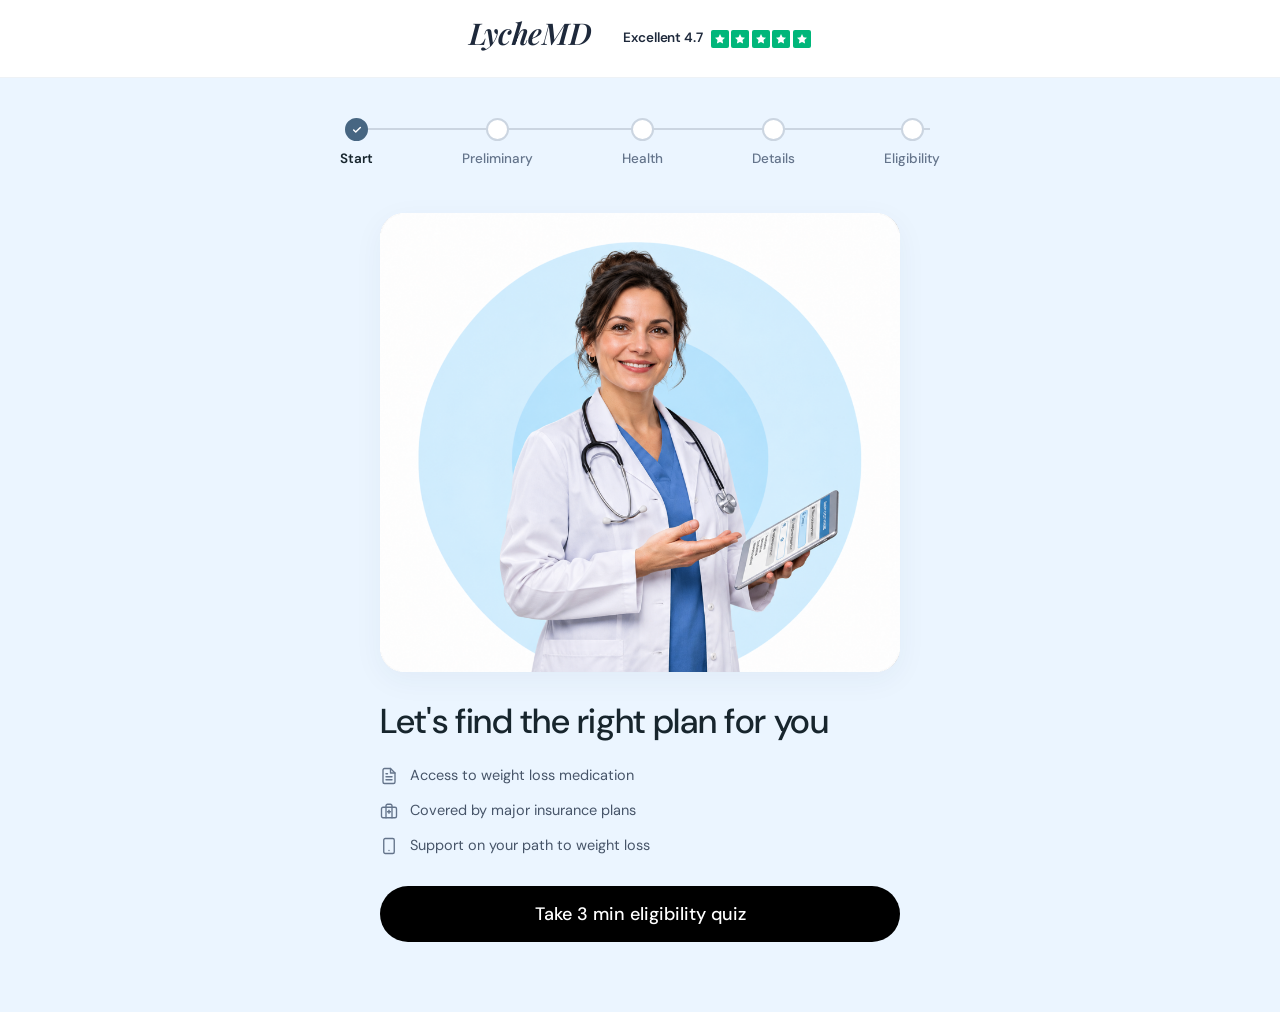
<file: intake.html>
<!DOCTYPE html>
<html lang="en">

<head>
    <meta charset="UTF-8">
    <meta name="viewport" content="width=device-width, initial-scale=1.0">
    <title>Medical Intake Questionnaire — LycheMD</title>
    <meta name="description"
        content="Complete a quick 3-minute medical intake questionnaire to find the right personalized weight management plan.">
    <meta name="theme-color" content="#ebf5ff">

    <!-- Favicon & Brand Icons -->
    <link rel="icon" type="image/svg+xml" href="Assets/images/favicon.svg">
    <link rel="icon" type="image/png" sizes="32x32" href="Assets/images/favicon-32x32.png">
    <link rel="icon" type="image/png" sizes="16x16" href="Assets/images/favicon-16x16.png">
    <link rel="apple-touch-icon" sizes="180x180" href="Assets/images/apple-touch-icon.png">
    <link rel="shortcut icon" href="favicon.ico">
    <link rel="manifest" href="site.webmanifest">

    <!-- Google Fonts: Plus Jakarta Sans, DM Sans & Playfair Display -->
    <link rel="preconnect" href="https://fonts.googleapis.com">
    <link rel="preconnect" href="https://fonts.gstatic.com" crossorigin>
    <link
        href="https://fonts.googleapis.com/css2?family=DM+Sans:ital,opsz,wght@0,9..40,100..1000;1,9..40,100..1000&family=Playfair+Display:ital,wght@0,400..900;1,400..900&family=Plus+Jakarta+Sans:ital,wght@0,200..800;1,200..800&display=swap"
        rel="stylesheet">

    <!-- Bootstrap 5 CSS -->
    <link href="https://cdn.jsdelivr.net/npm/bootstrap@5.3.3/dist/css/bootstrap.min.css" rel="stylesheet"
        integrity="sha384-QWTKZyjpPEjISv5WaRU9OFeRpok6YctnYmDr5pNlyT2bRjXh0JMhjY6hW+ALEwIH" crossorigin="anonymous">

    <!-- Custom Stylesheet -->
    <link rel="stylesheet" href="Assets/css/style.css?v=3.1">
</head>

<body class="intake-body">

    <!-- Minimal Brand Header with Trustpilot Rating -->
    <header class="intake-header" aria-label="LycheMD Header">
        <div class="container">
            <div class="intake-header-inner">
                <a href="index.html" class="intake-brand" aria-label="LycheMD Home">
                    <span class="intake-brand-title">LycheMD</span>
                </a>
                <div class="intake-trust-badge" aria-label="Trustpilot Rating: Excellent 4.7 out of 5 stars">
                    <span class="intake-trust-score">Excellent 4.7</span>
                    <div class="intake-trust-stars" aria-hidden="true">
                        <span class="tp-star-box">
                            <svg viewBox="0 0 24 24">
                                <path
                                    d="M12 2l3.09 6.26L22 9.27l-5 4.87 1.18 6.88L12 17.77l-6.18 3.25L7 14.14 2 9.27l6.91-1.01L12 2z" />
                            </svg>
                        </span>
                        <span class="tp-star-box">
                            <svg viewBox="0 0 24 24">
                                <path
                                    d="M12 2l3.09 6.26L22 9.27l-5 4.87 1.18 6.88L12 17.77l-6.18 3.25L7 14.14 2 9.27l6.91-1.01L12 2z" />
                            </svg>
                        </span>
                        <span class="tp-star-box">
                            <svg viewBox="0 0 24 24">
                                <path
                                    d="M12 2l3.09 6.26L22 9.27l-5 4.87 1.18 6.88L12 17.77l-6.18 3.25L7 14.14 2 9.27l6.91-1.01L12 2z" />
                            </svg>
                        </span>
                        <span class="tp-star-box">
                            <svg viewBox="0 0 24 24">
                                <path
                                    d="M12 2l3.09 6.26L22 9.27l-5 4.87 1.18 6.88L12 17.77l-6.18 3.25L7 14.14 2 9.27l6.91-1.01L12 2z" />
                            </svg>
                        </span>
                        <span class="tp-star-box">
                            <svg viewBox="0 0 24 24">
                                <path
                                    d="M12 2l3.09 6.26L22 9.27l-5 4.87 1.18 6.88L12 17.77l-6.18 3.25L7 14.14 2 9.27l6.91-1.01L12 2z" />
                            </svg>
                        </span>
                    </div>
                </div>
            </div>
        </div>
    </header>

    <!-- Main Intake Form Area -->
    <main class="intake-main" id="mainContent">
        <div class="container intake-container">

            <!-- 5-Step Stepper Progress Bar -->
            <nav class="intake-stepper-wrap" aria-label="Intake Steps Navigation">
                <div class="intake-stepper-track" aria-hidden="true">
                    <div class="intake-stepper-progress" id="stepperProgressBar" style="width: 0%;"></div>
                </div>
                <ol class="intake-steps-list">
                    <li class="intake-step-item active" data-step="1" id="stepIndicator1">
                        <button type="button" class="intake-step-circle" aria-label="Step 1: Start">
                            <svg class="intake-step-check" width="10" height="10" viewBox="0 0 24 24" fill="none"
                                stroke="#ffffff" stroke-width="3.5" stroke-linecap="round" stroke-linejoin="round"
                                aria-hidden="true">
                                <polyline points="20 6 9 17 4 12"></polyline>
                            </svg>
                        </button>
                        <span class="intake-step-label">Start</span>
                    </li>
                    <li class="intake-step-item" data-step="2" id="stepIndicator2">
                        <button type="button" class="intake-step-circle" aria-label="Step 2: Preliminary">
                            <svg class="intake-step-check" width="10" height="10" viewBox="0 0 24 24" fill="none"
                                stroke="#ffffff" stroke-width="3.5" stroke-linecap="round" stroke-linejoin="round"
                                aria-hidden="true">
                                <polyline points="20 6 9 17 4 12"></polyline>
                            </svg>
                        </button>
                        <span class="intake-step-label">Preliminary</span>
                    </li>
                    <li class="intake-step-item" data-step="3" id="stepIndicator3">
                        <button type="button" class="intake-step-circle" aria-label="Step 3: Health">
                            <svg class="intake-step-check" width="10" height="10" viewBox="0 0 24 24" fill="none"
                                stroke="#ffffff" stroke-width="3.5" stroke-linecap="round" stroke-linejoin="round"
                                aria-hidden="true">
                                <polyline points="20 6 9 17 4 12"></polyline>
                            </svg>
                        </button>
                        <span class="intake-step-label">Health</span>
                    </li>
                    <li class="intake-step-item" data-step="4" id="stepIndicator4">
                        <button type="button" class="intake-step-circle" aria-label="Step 4: Details">
                            <svg class="intake-step-check" width="10" height="10" viewBox="0 0 24 24" fill="none"
                                stroke="#ffffff" stroke-width="3.5" stroke-linecap="round" stroke-linejoin="round"
                                aria-hidden="true">
                                <polyline points="20 6 9 17 4 12"></polyline>
                            </svg>
                        </button>
                        <span class="intake-step-label">Details</span>
                    </li>
                    <li class="intake-step-item" data-step="5" id="stepIndicator5">
                        <button type="button" class="intake-step-circle" aria-label="Step 5: Eligibility">
                            <svg class="intake-step-check" width="10" height="10" viewBox="0 0 24 24" fill="none"
                                stroke="#ffffff" stroke-width="3.5" stroke-linecap="round" stroke-linejoin="round"
                                aria-hidden="true">
                                <polyline points="20 6 9 17 4 12"></polyline>
                            </svg>
                        </button>
                        <span class="intake-step-label">Eligibility</span>
                    </li>
                </ol>
            </nav>

            <!-- ================= STEP 1: START ================= -->
            <section class="intake-panel active" id="stepPanel1" data-panel="1" aria-labelledby="step1Heading">
                <div class="intake-step1-wrap">
                    <!-- Doctor Image Card -->
                    <div class="intake-doctor-card">
                        <img src="Assets/images/welcome-all-meds_Zwpy8LSQr 1.png"
                            alt="LycheMD Licensed Clinical Provider" class="intake-doctor-img" width="320" height="310">
                    </div>

                    <!-- Step 1 Heading -->
                    <h1 class="intake-hero-title" id="step1Heading">Let's find the right plan for you</h1>

                    <!-- Step 1 Features List -->
                    <ul class="intake-features-list">
                        <li class="intake-feature-item">
                            <svg class="intake-feature-icon" width="20" height="20" viewBox="0 0 24 24" fill="none"
                                stroke="currentColor" stroke-width="1.8" stroke-linecap="round" stroke-linejoin="round"
                                aria-hidden="true">
                                <path d="M14 2H6a2 2 0 0 0-2 2v16a2 2 0 0 0 2 2h12a2 2 0 0 0 2-2V8z" />
                                <polyline points="14 2 14 8 20 8" />
                                <line x1="16" y1="13" x2="8" y2="13" />
                                <line x1="16" y1="17" x2="8" y2="17" />
                                <polyline points="10 9 9 9 8 9" />
                            </svg>
                            <span>Access to weight loss medication</span>
                        </li>
                        <li class="intake-feature-item">
                            <svg class="intake-feature-icon" width="20" height="20" viewBox="0 0 24 24" fill="none"
                                stroke="currentColor" stroke-width="1.8" stroke-linecap="round" stroke-linejoin="round"
                                aria-hidden="true">
                                <rect x="2" y="7" width="20" height="14" rx="2" ry="2" />
                                <path d="M16 21V5a2 2 0 0 0-2-2h-4a2 2 0 0 0-2 2v16" />
                                <line x1="12" y1="11" x2="12" y2="15" />
                                <line x1="10" y1="13" x2="14" y2="13" />
                            </svg>
                            <span>Covered by major insurance plans</span>
                        </li>
                        <li class="intake-feature-item">
                            <svg class="intake-feature-icon" width="20" height="20" viewBox="0 0 24 24" fill="none"
                                stroke="currentColor" stroke-width="1.8" stroke-linecap="round" stroke-linejoin="round"
                                aria-hidden="true">
                                <rect x="5" y="2" width="14" height="20" rx="2" ry="2" />
                                <line x1="12" y1="18" x2="12.01" y2="18" />
                            </svg>
                            <span>Support on your path to weight loss</span>
                        </li>
                    </ul>

                    <!-- Step 1 CTA Button -->
                    <button type="button" class="btn btn-intake-start" id="btnStartQuiz">
                        Take 3 min eligibility quiz
                    </button>
                </div>
            </section>

            <!-- ================= STEP 2: PRELIMINARY ================= -->
            <section class="intake-panel" id="stepPanel2" data-panel="2" aria-labelledby="step2Heading">
                <div class="intake-form-wrap">
                    <h2 class="intake-step-title" id="step2Heading">What is your primary health goal?</h2>
                    <p class="intake-step-sub">Select the one that matters most to you</p>

                    <div class="intake-options-group" role="radiogroup" aria-labelledby="step2Heading">
                        <label class="intake-option-card">
                            <input type="radio" name="health_goal" value="lose_weight" class="intake-radio-input">
                            <span class="intake-radio-custom" aria-hidden="true">
                                <span class="intake-radio-dot"></span>
                            </span>
                            <span class="intake-option-text">Lose weight</span>
                        </label>

                        <label class="intake-option-card">
                            <input type="radio" name="health_goal" value="general_health" class="intake-radio-input">
                            <span class="intake-radio-custom" aria-hidden="true">
                                <span class="intake-radio-dot"></span>
                            </span>
                            <span class="intake-option-text">Improve general physical health</span>
                        </label>

                        <label class="intake-option-card selected">
                            <input type="radio" name="health_goal" value="another_condition" class="intake-radio-input"
                                checked>
                            <span class="intake-radio-custom" aria-hidden="true">
                                <span class="intake-radio-dot"></span>
                            </span>
                            <span class="intake-option-text">Improve another health condition</span>
                        </label>

                        <label class="intake-option-card">
                            <input type="radio" name="health_goal" value="increase_energy" class="intake-radio-input">
                            <span class="intake-radio-custom" aria-hidden="true">
                                <span class="intake-radio-dot"></span>
                            </span>
                            <span class="intake-option-text">Increase energy for daily activities</span>
                        </label>

                        <label class="intake-option-card">
                            <input type="radio" name="health_goal" value="other" class="intake-radio-input">
                            <span class="intake-radio-custom" aria-hidden="true">
                                <span class="intake-radio-dot"></span>
                            </span>
                            <span class="intake-option-text">Other</span>
                        </label>
                    </div>

                    <div class="intake-nav-row">
                        <button type="button" class="btn btn-intake-prev" data-target="1">Previous</button>
                        <button type="button" class="btn btn-intake-next" data-target="3">Continue</button>
                    </div>
                </div>
            </section>

            <!-- ================= STEP 3: HEALTH ================= -->
            <section class="intake-panel" id="stepPanel3" data-panel="3" aria-labelledby="step3Heading">
                <div class="intake-form-wrap">
                    <div class="intake-bmi-notice">You’re eligible to continue based on your BMI of XX.</div>
                    <h2 class="intake-step-title" id="step3Heading">
                        We’re here to support your goals&nbsp;–<br>every step of the way.
                    </h2>
                    <p class="intake-step-sub">How much weight would you like to lose?</p>

                    <div class="intake-options-group" role="radiogroup" aria-labelledby="step3Heading">
                        <label class="intake-option-card">
                            <input type="radio" name="weight_goal" value="10-20" class="intake-radio-input">
                            <span class="intake-radio-custom" aria-hidden="true">
                                <span class="intake-radio-dot"></span>
                            </span>
                            <span class="intake-option-text">10-20 lbs</span>
                        </label>

                        <label class="intake-option-card">
                            <input type="radio" name="weight_goal" value="20-40" class="intake-radio-input">
                            <span class="intake-radio-custom" aria-hidden="true">
                                <span class="intake-radio-dot"></span>
                            </span>
                            <span class="intake-option-text">20-40 lbs</span>
                        </label>

                        <label class="intake-option-card selected">
                            <input type="radio" name="weight_goal" value="40-50" class="intake-radio-input" checked>
                            <span class="intake-radio-custom" aria-hidden="true">
                                <span class="intake-radio-dot"></span>
                            </span>
                            <span class="intake-option-text">40-50 lbs</span>
                        </label>

                        <label class="intake-option-card">
                            <input type="radio" name="weight_goal" value="100+" class="intake-radio-input">
                            <span class="intake-radio-custom" aria-hidden="true">
                                <span class="intake-radio-dot"></span>
                            </span>
                            <span class="intake-option-text">100+ lbs</span>
                        </label>
                    </div>

                    <div class="intake-nav-row">
                        <button type="button" class="btn btn-intake-prev" data-target="2">Previous</button>
                        <button type="button" class="btn btn-intake-next" data-target="4">Continue</button>
                    </div>
                </div>
            </section>

            <!-- ================= STEP 4: DETAILS ================= -->
            <section class="intake-panel" id="stepPanel4" data-panel="4" aria-labelledby="step4Heading">
                <div class="intake-form-wrap">
                    <div class="intake-bmi-notice">Personalizing your treatment protocol</div>
                    <h2 class="intake-step-title" id="step4Heading">Have you previously taken GLP-1 medications?</h2>
                    <p class="intake-step-sub">Select any weight management treatments you’ve tried before</p>

                    <div class="intake-options-group" role="radiogroup" aria-labelledby="step4Heading">
                        <label class="intake-option-card selected">
                            <input type="radio" name="glp1_history" value="first_time" class="intake-radio-input"
                                checked>
                            <span class="intake-radio-custom" aria-hidden="true">
                                <span class="intake-radio-dot"></span>
                            </span>
                            <span class="intake-option-text">No, this would be my first time exploring GLP-1s</span>
                        </label>

                        <label class="intake-option-card">
                            <input type="radio" name="glp1_history" value="semaglutide" class="intake-radio-input">
                            <span class="intake-radio-custom" aria-hidden="true">
                                <span class="intake-radio-dot"></span>
                            </span>
                            <span class="intake-option-text">Semaglutide (such as Ozempic® or Wegovy®)</span>
                        </label>

                        <label class="intake-option-card">
                            <input type="radio" name="glp1_history" value="tirzepatide" class="intake-radio-input">
                            <span class="intake-radio-custom" aria-hidden="true">
                                <span class="intake-radio-dot"></span>
                            </span>
                            <span class="intake-option-text">Tirzepatide (such as Mounjaro® or Zepbound®)</span>
                        </label>

                        <label class="intake-option-card">
                            <input type="radio" name="glp1_history" value="compounded" class="intake-radio-input">
                            <span class="intake-radio-custom" aria-hidden="true">
                                <span class="intake-radio-dot"></span>
                            </span>
                            <span class="intake-option-text">Compounded GLP-1 formulations</span>
                        </label>

                        <label class="intake-option-card">
                            <input type="radio" name="glp1_history" value="other_meds" class="intake-radio-input">
                            <span class="intake-radio-custom" aria-hidden="true">
                                <span class="intake-radio-dot"></span>
                            </span>
                            <span class="intake-option-text">Other prescription weight loss medication</span>
                        </label>
                    </div>

                    <div class="intake-nav-row">
                        <button type="button" class="btn btn-intake-prev" data-target="3">Previous</button>
                        <button type="button" class="btn btn-intake-next" data-target="5">Continue</button>
                    </div>
                </div>
            </section>

            <!-- ================= STEP 5: ELIGIBILITY ================= -->
            <section class="intake-panel" id="stepPanel5" data-panel="5" aria-labelledby="step5Heading">
                <div class="intake-form-wrap">
                    <div class="intake-bmi-notice">Final Safety & Clinical Screening</div>
                    <h2 class="intake-step-title" id="step5Heading">Do any of the following medical conditions apply to
                        you?</h2>
                    <p class="intake-step-sub">These questions ensure GLP-1 therapy is safe for your health history</p>

                    <div class="intake-options-group" role="radiogroup" aria-labelledby="step5Heading">
                        <label class="intake-option-card">
                            <input type="radio" name="medical_safety" value="mtc" class="intake-radio-input">
                            <span class="intake-radio-custom" aria-hidden="true">
                                <span class="intake-radio-dot"></span>
                            </span>
                            <span class="intake-option-text">Personal or family history of thyroid carcinoma
                                (MTC)</span>
                        </label>

                        <label class="intake-option-card">
                            <input type="radio" name="medical_safety" value="men2" class="intake-radio-input">
                            <span class="intake-radio-custom" aria-hidden="true">
                                <span class="intake-radio-dot"></span>
                            </span>
                            <span class="intake-option-text">Multiple Endocrine Neoplasia syndrome type 2 (MEN 2)</span>
                        </label>

                        <label class="intake-option-card">
                            <input type="radio" name="medical_safety" value="pancreatitis" class="intake-radio-input">
                            <span class="intake-radio-custom" aria-hidden="true">
                                <span class="intake-radio-dot"></span>
                            </span>
                            <span class="intake-option-text">Active pancreatitis or severe gallbladder disease</span>
                        </label>

                        <label class="intake-option-card">
                            <input type="radio" name="medical_safety" value="pregnancy" class="intake-radio-input">
                            <span class="intake-radio-custom" aria-hidden="true">
                                <span class="intake-radio-dot"></span>
                            </span>
                            <span class="intake-option-text">Currently pregnant, breastfeeding, or planning
                                pregnancy</span>
                        </label>

                        <label class="intake-option-card selected">
                            <input type="radio" name="medical_safety" value="none" class="intake-radio-input" checked>
                            <span class="intake-radio-custom" aria-hidden="true">
                                <span class="intake-radio-dot"></span>
                            </span>
                            <span class="intake-option-text">None of the above apply to me</span>
                        </label>
                    </div>

                    <div class="intake-nav-row">
                        <button type="button" class="btn btn-intake-prev" data-target="4">Previous</button>
                        <button type="button" class="btn btn-intake-next" id="btnSubmitIntake">Complete
                            Eligibility</button>
                    </div>
                </div>
            </section>

            <!-- ================= COMPLETION SUCCESS PANEL ================= -->
            <section class="intake-panel" id="stepPanelComplete" data-panel="complete"
                aria-labelledby="completeHeading">
                <div class="intake-complete-card">
                    <span class="intake-complete-badge">CLINICAL ELIGIBILITY CONFIRMED</span>
                    <h2 class="intake-complete-title" id="completeHeading">Great news! You are eligible for treatment.
                    </h2>
                    <p class="intake-complete-desc">
                        Based on your clinical intake responses, our U.S.-licensed medical team has determined you are
                        an
                        eligible candidate for our personalized Semaglutide weight management program.
                    </p>

                    <div class="intake-complete-product">
                        <img src="Assets/images/semaglutide.png" alt="Compounded Semaglutide Vial"
                            class="intake-complete-thumb" width="32" height="65">
                        <div class="text-start">
                            <div style="font-weight: 600; font-size: 1.5rem; color: #17252d;">Compounded Semaglutide
                                Protocol</div>
                            <div style="font-size: 1.3rem; color: #64748b;">Custom 2 ml Vial • Free 2-Day
                                Temperature-Controlled Shipping</div>
                        </div>
                    </div>

                    <a href="login.html" class="btn btn-intake-finish">
                        Go to dashboard
                    </a>
                </div>
            </section>

        </div>
    </main>

    <!-- Bootstrap 5 JS Bundle -->
    <script src="Assets/js/bootstrap.bundle.min.js"></script>

    <!-- GSAP 3 & Plugins -->
    <script src="Assets/js/gsap.min.js"></script>
    <script src="Assets/js/ScrollTrigger.min.js"></script>
    <script src="Assets/js/ScrollToPlugin.min.js"></script>

    <!-- Lenis Smooth Scroll -->
    <script src="Assets/js/lenis.min.js"></script>

    <!-- LycheMD Interactive Main Script -->
    <script src="Assets/js/main.js"></script>

    <!-- Multi-Step Interactive Navigation & State Management -->
    <script>
        (function () {
            let currentStep = 1;
            const totalSteps = 5;

            const progressBar = document.getElementById('stepperProgressBar');
            const stepItems = document.querySelectorAll('.intake-step-item');
            const stepPanels = document.querySelectorAll('.intake-panel');

            function updateUI(step) {
                currentStep = step;

                // Update Progress Bar
                // Step 1: 0%, Step 2: 25%, Step 3: 50%, Step 4: 75%, Step 5: 100%
                let progressPercent = 0;
                if (step === 'complete') {
                    progressPercent = 100;
                } else {
                    progressPercent = ((step - 1) / (totalSteps - 1)) * 100;
                }
                if (progressBar) {
                    progressBar.style.width = progressPercent + '%';
                }

                // Update Step Indicators
                stepItems.forEach(item => {
                    const itemStep = parseInt(item.getAttribute('data-step'), 10);
                    item.classList.remove('active', 'completed');

                    if (step === 'complete') {
                        item.classList.add('completed');
                    } else if (itemStep === step) {
                        item.classList.add('active');
                    } else if (itemStep < step) {
                        item.classList.add('completed');
                    }
                });

                // Update Panels
                stepPanels.forEach(panel => {
                    panel.classList.remove('active');
                });

                const activePanel = document.getElementById(step === 'complete' ? 'stepPanelComplete' : 'stepPanel' + step);
                if (activePanel) {
                    activePanel.classList.add('active');
                    window.scrollTo({ top: 0, behavior: 'smooth' });

                    // Fade up step heading
                    if (typeof gsap !== 'undefined') {
                        const stepHeading = activePanel.querySelector('h1, h2, h3');
                        if (stepHeading) {
                            gsap.fromTo(stepHeading,
                                { opacity: 0, y: 25 },
                                { opacity: 1, y: 0, duration: 0.65, ease: 'power2.out', clearProps: 'transform' }
                            );
                        }
                    }
                }
            }

            // Start Quiz Button
            const btnStartQuiz = document.getElementById('btnStartQuiz');
            if (btnStartQuiz) {
                btnStartQuiz.addEventListener('click', () => updateUI(2));
            }

            // Next Buttons
            document.querySelectorAll('.btn-intake-next').forEach(btn => {
                btn.addEventListener('click', () => {
                    const target = btn.getAttribute('data-target');
                    if (target) {
                        updateUI(parseInt(target, 10));
                    }
                });
            });

            // Previous Buttons
            document.querySelectorAll('.btn-intake-prev').forEach(btn => {
                btn.addEventListener('click', () => {
                    const target = btn.getAttribute('data-target');
                    if (target) {
                        updateUI(parseInt(target, 10));
                    }
                });
            });

            // Submit Final Step
            const btnSubmitIntake = document.getElementById('btnSubmitIntake');
            if (btnSubmitIntake) {
                btnSubmitIntake.addEventListener('click', () => {
                    updateUI('complete');
                });
            }

            // Stepper item direct click (for previously completed steps)
            stepItems.forEach(item => {
                item.addEventListener('click', () => {
                    const targetStep = parseInt(item.getAttribute('data-step'), 10);
                    if (targetStep <= currentStep || currentStep === 'complete') {
                        updateUI(targetStep);
                    }
                });
            });

            // Radio Card selection state styling
            document.querySelectorAll('.intake-options-group').forEach(group => {
                group.addEventListener('change', (e) => {
                    if (e.target && e.target.classList.contains('intake-radio-input')) {
                        const cards = group.querySelectorAll('.intake-option-card');
                        cards.forEach(card => card.classList.remove('selected'));
                        const parentCard = e.target.closest('.intake-option-card');
                        if (parentCard) {
                            parentCard.classList.add('selected');
                        }
                    }
                });
            });

        })();
    </script>
</body>

</html>
</file>
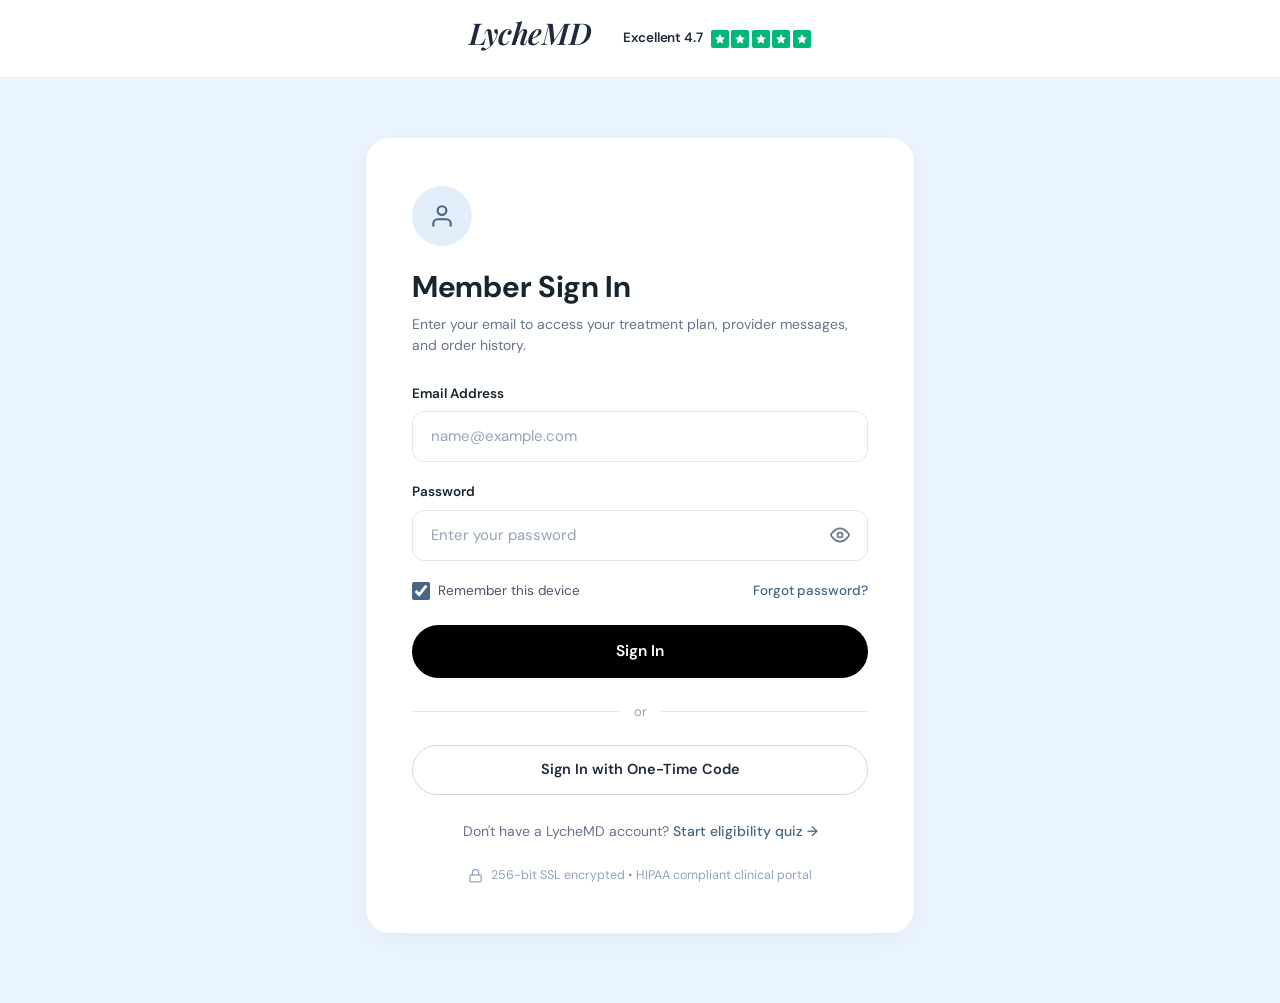
<file: login.html>
<!DOCTYPE html>
<html lang="en">

<head>
    <meta charset="UTF-8">
    <meta name="viewport" content="width=device-width, initial-scale=1.0">
    <title>Member Sign In — LycheMD</title>
    <meta name="description"
        content="Sign in to your secure LycheMD member portal to access your prescriptions, clinician messages, and orders.">
    <meta name="theme-color" content="#ebf5ff">

    <!-- Favicon & Brand Icons -->
    <link rel="icon" type="image/svg+xml" href="Assets/images/favicon.svg">
    <link rel="icon" type="image/png" sizes="32x32" href="Assets/images/favicon-32x32.png">
    <link rel="icon" type="image/png" sizes="16x16" href="Assets/images/favicon-16x16.png">
    <link rel="apple-touch-icon" sizes="180x180" href="Assets/images/apple-touch-icon.png">
    <link rel="shortcut icon" href="favicon.ico">
    <link rel="manifest" href="site.webmanifest">

    <!-- Google Fonts: Plus Jakarta Sans, DM Sans & Playfair Display -->
    <link rel="preconnect" href="https://fonts.googleapis.com">
    <link rel="preconnect" href="https://fonts.gstatic.com" crossorigin>
    <link
        href="https://fonts.googleapis.com/css2?family=DM+Sans:ital,opsz,wght@0,9..40,100..1000;1,9..40,100..1000&family=Playfair+Display:ital,wght@0,400..900;1,400..900&family=Plus+Jakarta+Sans:ital,wght@0,200..800;1,200..800&display=swap"
        rel="stylesheet">

    <!-- Bootstrap 5 CSS -->
    <link href="https://cdn.jsdelivr.net/npm/bootstrap@5.3.3/dist/css/bootstrap.min.css" rel="stylesheet"
        integrity="sha384-QWTKZyjpPEjISv5WaRU9OFeRpok6YctnYmDr5pNlyT2bRjXh0JMhjY6hW+ALEwIH" crossorigin="anonymous">

    <!-- Custom Stylesheet -->
    <link rel="stylesheet" href="Assets/css/style.css?v=3.2">
</head>

<body class="auth-body">

    <!-- Minimal Brand Header with Trustpilot Rating -->
    <header class="intake-header" aria-label="LycheMD Header">
        <div class="container">
            <div class="intake-header-inner">
                <a href="index.html" class="intake-brand" aria-label="LycheMD Home">
                    <span class="intake-brand-title">LycheMD</span>
                </a>
                <div class="intake-trust-badge" aria-label="Trustpilot Rating: Excellent 4.7 out of 5 stars">
                    <span class="intake-trust-score">Excellent 4.7</span>
                    <div class="intake-trust-stars" aria-hidden="true">
                        <span class="tp-star-box">
                            <svg viewBox="0 0 24 24">
                                <path d="M12 2l3.09 6.26L22 9.27l-5 4.87 1.18 6.88L12 17.77l-6.18 3.25L7 14.14 2 9.27l6.91-1.01L12 2z" />
                            </svg>
                        </span>
                        <span class="tp-star-box">
                            <svg viewBox="0 0 24 24">
                                <path d="M12 2l3.09 6.26L22 9.27l-5 4.87 1.18 6.88L12 17.77l-6.18 3.25L7 14.14 2 9.27l6.91-1.01L12 2z" />
                            </svg>
                        </span>
                        <span class="tp-star-box">
                            <svg viewBox="0 0 24 24">
                                <path d="M12 2l3.09 6.26L22 9.27l-5 4.87 1.18 6.88L12 17.77l-6.18 3.25L7 14.14 2 9.27l6.91-1.01L12 2z" />
                            </svg>
                        </span>
                        <span class="tp-star-box">
                            <svg viewBox="0 0 24 24">
                                <path d="M12 2l3.09 6.26L22 9.27l-5 4.87 1.18 6.88L12 17.77l-6.18 3.25L7 14.14 2 9.27l6.91-1.01L12 2z" />
                            </svg>
                        </span>
                        <span class="tp-star-box">
                            <svg viewBox="0 0 24 24">
                                <path d="M12 2l3.09 6.26L22 9.27l-5 4.87 1.18 6.88L12 17.77l-6.18 3.25L7 14.14 2 9.27l6.91-1.01L12 2z" />
                            </svg>
                        </span>
                    </div>
                </div>
            </div>
        </div>
    </header>

    <!-- Main Login Content Area -->
    <main class="auth-main" id="mainContent">
        <div class="container auth-container">
            <div class="auth-card">
                <!-- User Avatar Badge Icon -->
                <div class="auth-icon-badge" aria-hidden="true">
                    <svg viewBox="0 0 24 24" fill="none" stroke="currentColor" stroke-width="2"
                        stroke-linecap="round" stroke-linejoin="round">
                        <path d="M20 21v-2a4 4 0 0 0-4-4H8a4 4 0 0 0-4 4v2" />
                        <circle cx="12" cy="7" r="4" />
                    </svg>
                </div>

                <h1 class="auth-title">Member Sign In</h1>
                <p class="auth-subtitle">
                    Enter your email to access your treatment plan, provider messages, and order history.
                </p>

                <form action="verifylogin.html" method="GET" id="loginForm" novalidate>
                    <!-- Email Address -->
                    <div class="auth-form-group">
                        <label for="userEmail" class="auth-label">Email Address</label>
                        <div class="auth-input-wrap">
                            <input type="email" id="userEmail" name="email" class="auth-input"
                                placeholder="name@example.com" required autocomplete="email">
                        </div>
                    </div>

                    <!-- Password -->
                    <div class="auth-form-group" id="pwdGroup">
                        <label for="userPassword" class="auth-label">Password</label>
                        <div class="auth-input-wrap">
                            <input type="password" id="userPassword" name="password" class="auth-input"
                                placeholder="Enter your password" required autocomplete="current-password">
                            <button type="button" class="auth-toggle-pwd" id="togglePassword"
                                aria-label="Toggle password visibility">
                                <svg id="eyeIcon" width="20" height="20" viewBox="0 0 24 24" fill="none"
                                    stroke="currentColor" stroke-width="2" stroke-linecap="round"
                                    stroke-linejoin="round">
                                    <path d="M1 12s4-8 11-8 11 8 11 8-4 8-11 8-11-8-11-8z" />
                                    <circle cx="12" cy="12" r="3" />
                                </svg>
                            </button>
                        </div>
                    </div>

                    <!-- Remember Device & Forgot Password -->
                    <div class="auth-options-row">
                        <label class="auth-checkbox-label">
                            <input type="checkbox" class="auth-checkbox" name="remember" checked>
                            <span>Remember this device</span>
                        </label>
                        <a href="verifylogin.html" class="auth-link" id="linkForgotPassword">Forgot password?</a>
                    </div>

                    <!-- Primary Action Button -->
                    <button type="submit" class="btn-auth-primary" id="btnSubmitLogin">
                        Sign In
                    </button>

                    <!-- Divider -->
                    <div class="auth-divider">
                        <span>or</span>
                    </div>

                    <!-- Passwordless One-Time Code Option -->
                    <a href="verifylogin.html" class="btn-auth-secondary" id="btnOneTimeCode">
                        Sign In with One-Time Code
                    </a>
                </form>

                <!-- Footer Prompt -->
                <div class="auth-footer-prompt">
                    Don't have a LycheMD account?
                    <a href="intake.html" class="auth-link">Start eligibility quiz →</a>
                </div>

                <!-- HIPAA / Security Badge -->
                <div class="auth-security-badge" aria-label="Security Notice">
                    <svg width="15" height="15" viewBox="0 0 24 24" fill="none" stroke="currentColor"
                        stroke-width="2" stroke-linecap="round" stroke-linejoin="round" aria-hidden="true">
                        <rect x="3" y="11" width="18" height="11" rx="2" ry="2" />
                        <path d="M7 11V7a5 5 0 0 1 10 0v4" />
                    </svg>
                    <span>256-bit SSL encrypted • HIPAA compliant clinical portal</span>
                </div>
            </div>
        </div>
    </main>

    <!-- Bootstrap 5 JS Bundle -->
    <script src="Assets/js/bootstrap.bundle.min.js"></script>

    <!-- GSAP 3 & Plugins -->
    <script src="Assets/js/gsap.min.js"></script>
    <script src="Assets/js/ScrollTrigger.min.js"></script>
    <script src="Assets/js/ScrollToPlugin.min.js"></script>

    <!-- Lenis Smooth Scroll -->
    <script src="Assets/js/lenis.min.js"></script>

    <!-- LycheMD Interactive Main Script -->
    <script src="Assets/js/main.js"></script>

    <!-- Interactive Helpers -->
    <script>
        (function () {
            // Password Visibility Toggle
            const toggleBtn = document.getElementById('togglePassword');
            const pwdInput = document.getElementById('userPassword');
            const eyeIcon = document.getElementById('eyeIcon');

            if (toggleBtn && pwdInput) {
                toggleBtn.addEventListener('click', function () {
                    const isPwd = pwdInput.type === 'password';
                    pwdInput.type = isPwd ? 'text' : 'password';
                    if (isPwd) {
                        eyeIcon.innerHTML = '<path d="M17.94 17.94A10.07 10.07 0 0 1 12 20c-7 0-11-8-11-8a18.45 18.45 0 0 1 5.06-5.94M9.9 4.24A9.12 9.12 0 0 1 12 4c7 0 11 8 11 8a18.5 18.5 0 0 1-2.16 3.19m-6.72-1.07a3 3 0 1 1-4.24-4.24"/><line x1="1" y1="1" x2="23" y2="23"/>';
                    } else {
                        eyeIcon.innerHTML = '<path d="M1 12s4-8 11-8 11 8 11 8-4 8-11 8-11-8-11-8z"/><circle cx="12" cy="12" r="3"/>';
                    }
                });
            }

            // Sync email to One-time code link
            const emailInput = document.getElementById('userEmail');
            const oneTimeLink = document.getElementById('btnOneTimeCode');
            const forgotLink = document.getElementById('linkForgotPassword');

            function updateVerifyLinks() {
                const val = emailInput ? encodeURIComponent(emailInput.value.trim()) : '';
                const query = val ? '?email=' + val : '';
                if (oneTimeLink) oneTimeLink.href = 'verifylogin.html' + query;
                if (forgotLink) forgotLink.href = 'verifylogin.html' + query;
            }

            if (emailInput) {
                emailInput.addEventListener('input', updateVerifyLinks);
            }

            // Form Submit: Navigate to verifylogin.html with email query
            const loginForm = document.getElementById('loginForm');
            if (loginForm) {
                loginForm.addEventListener('submit', function (e) {
                    e.preventDefault();
                    const emailVal = emailInput ? emailInput.value.trim() : '';
                    if (!emailVal) {
                        emailInput.focus();
                        return;
                    }
                    window.location.href = 'verifylogin.html?email=' + encodeURIComponent(emailVal);
                });
            }
        })();
    </script>
</body>

</html>
</file>
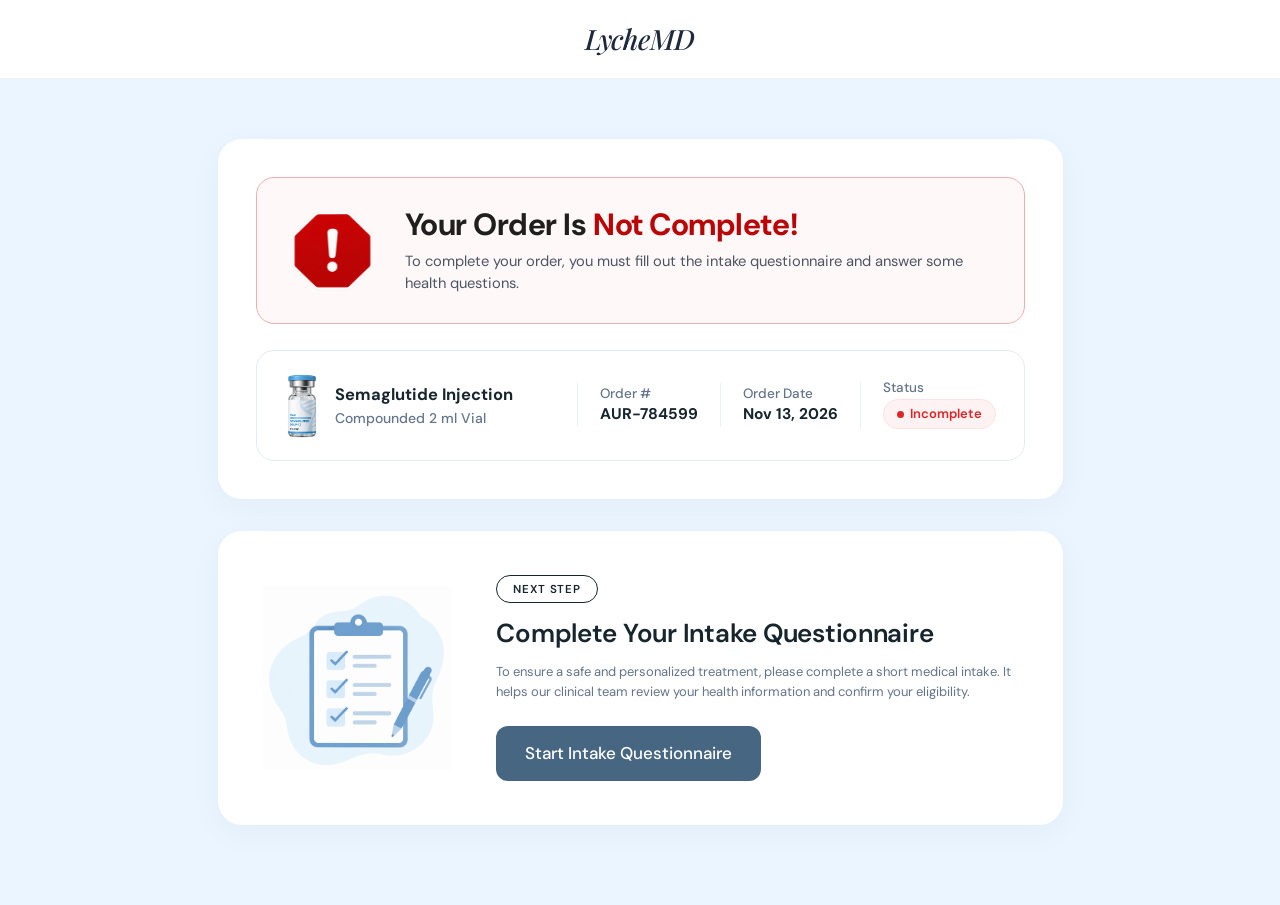
<file: order-confirmation.html>
<!DOCTYPE html>
<html lang="en">

<head>
    <meta charset="UTF-8">
    <meta name="viewport" content="width=device-width, initial-scale=1.0">
    <title>Order Confirmed — LycheMD</title>
    <meta name="description"
        content="Thank you for your purchase. We've received your order and it's now being processed.">
    <meta name="theme-color" content="#ebf5ff">

    <!-- Favicon & Brand Icons -->
    <link rel="icon" type="image/svg+xml" href="Assets/images/favicon.svg">
    <link rel="icon" type="image/png" sizes="32x32" href="Assets/images/favicon-32x32.png">
    <link rel="icon" type="image/png" sizes="16x16" href="Assets/images/favicon-16x16.png">
    <link rel="apple-touch-icon" sizes="180x180" href="Assets/images/apple-touch-icon.png">
    <link rel="shortcut icon" href="favicon.ico">
    <link rel="manifest" href="site.webmanifest">

    <!-- Google Fonts: Plus Jakarta Sans, DM Sans & Playfair Display -->
    <link rel="preconnect" href="https://fonts.googleapis.com">
    <link rel="preconnect" href="https://fonts.gstatic.com" crossorigin>
    <link
        href="https://fonts.googleapis.com/css2?family=DM+Sans:ital,opsz,wght@0,9..40,100..1000;1,9..40,100..1000&family=Playfair+Display:ital,wght@0,400..900;1,400..900&family=Plus+Jakarta+Sans:ital,wght@0,200..800;1,200..800&display=swap"
        rel="stylesheet">

    <!-- Bootstrap 5 CSS -->
    <link href="https://cdn.jsdelivr.net/npm/bootstrap@5.3.3/dist/css/bootstrap.min.css" rel="stylesheet"
        integrity="sha384-QWTKZyjpPEjISv5WaRU9OFeRpok6YctnYmDr5pNlyT2bRjXh0JMhjY6hW+ALEwIH" crossorigin="anonymous">

    <!-- Custom Stylesheet -->
    <link rel="stylesheet" href="Assets/css/style.css?v=3.0">
</head>

<body class="order-confirmation-body">

    <!-- Simple Brand Header -->
    <header class="order-header" aria-label="LycheMD Header">
        <div class="container text-center">
            <a href="index.html" class="order-brand" aria-label="LycheMD Home">
                <span class="order-brand-title">LycheMD</span>
            </a>
        </div>
    </header>

    <!-- Main Order Confirmation Content -->
    <main class="order-page-main" id="mainContent">
        <div class="container order-page-container">

            <!-- Card 1: Order Status Details -->
            <section class="order-card order-confirmed-card" aria-label="Order Status Details">
                <!-- Top Warning Alert Banner -->
                <div class="order-alert-banner" role="alert">
                    <div class="order-alert-icon-wrap" id="orderAlertIcon" title="Action Required">
                        <img src="Assets/images/warning.png" alt="Warning Icon" class="order-alert-icon">
                    </div>
                    <div class="order-alert-text">
                        <h1 class="order-alert-title">Your Order Is <span class="order-title-highlight">Not
                                Complete!</span></h1>
                        <p class="order-alert-desc">
                            To complete your order, you must fill out the intake questionnaire and answer some health
                            questions.
                        </p>
                    </div>
                </div>

                <!-- Order Details Pill Box -->
                <div class="order-details-box">
                    <!-- Column 1: Product Thumbnail & Title -->
                    <div class="order-detail-col order-product-col">
                        <div class="order-product-wrap">
                            <img src="Assets/images/semaglutide.png" alt="Semaglutide Injection Vial"
                                class="order-product-thumb" width="32" height="60">
                            <div class="order-product-info">
                                <span class="order-product-name">Semaglutide Injection</span>
                                <span class="order-product-sub">Compounded 2 ml Vial</span>
                            </div>
                        </div>
                    </div>

                    <!-- Right Metadata Group -->
                    <div class="order-details-meta">
                        <!-- Column 2: Order # -->
                        <div class="order-detail-col order-meta-item">
                            <span class="order-detail-label">Order #</span>
                            <span class="order-detail-value">AUR-784599</span>
                        </div>

                        <!-- Column 3: Order Date -->
                        <div class="order-detail-col order-meta-item">
                            <span class="order-detail-label">Order Date</span>
                            <span class="order-detail-value">Nov 13, 2026</span>
                        </div>

                        <!-- Column 4: Status -->
                        <div class="order-detail-col order-meta-item">
                            <span class="order-detail-label">Status</span>
                            <div class="order-status-badge incomplete">
                                <span class="order-status-dot incomplete" aria-hidden="true"></span>
                                <span>Incomplete</span>
                            </div>
                        </div>
                    </div>
                </div>
            </section>

            <!-- Card 2: Complete Your Intake Questionnaire -->
            <section class="order-card order-intake-card" aria-label="Next Step: Intake Questionnaire">
                <!-- Left Column: Todo Checklist Graphic -->
                <div class="order-intake-img-wrap">
                    <img src="Assets/images/todo.png" alt="Medical intake questionnaire checklist illustration"
                        class="order-intake-img" width="180" height="174" loading="lazy">
                </div>

                <!-- Right Column: Content & CTA -->
                <div class="order-intake-content">
                    <span class="order-next-step-badge">NEXT STEP</span>
                    <h2 class="order-intake-title">Complete Your Intake Questionnaire</h2>
                    <p class="order-intake-desc">
                        To ensure a safe and personalized treatment, please complete a short medical intake. It helps
                        our
                        clinical team review your health information and confirm your eligibility.
                    </p>
                    <a href="intake.html" class="btn btn-order-intake">
                        Start Intake Questionnaire
                    </a>
                </div>
            </section>

        </div>
    </main>

    <!-- Bootstrap 5 JS Bundle -->
    <script src="Assets/js/bootstrap.bundle.min.js"></script>

    <!-- GSAP 3 & Plugins -->
    <script src="Assets/js/gsap.min.js"></script>
    <script src="Assets/js/ScrollTrigger.min.js"></script>
    <script src="Assets/js/ScrollToPlugin.min.js"></script>

    <!-- Lenis Smooth Scroll -->
    <script src="Assets/js/lenis.min.js"></script>

    <!-- LycheMD Interactive Main Script -->
    <script src="Assets/js/main.js"></script>

    <!-- Alert Icon Pulse Interaction & Session Dynamic Order Population -->
    <script>
        const alertIcon = document.getElementById('orderAlertIcon');
        if (alertIcon) {
            alertIcon.addEventListener('click', () => {
                alertIcon.style.animation = 'none';
                void alertIcon.offsetWidth; // trigger reflow
                alertIcon.style.animation = 'alertIconPulse 1.2s cubic-bezier(0.16, 1, 0.3, 1) forwards';
            });
        }

        try {
            const stored = sessionStorage.getItem('lychemd_order');
            if (stored) {
                const data = JSON.parse(stored);
                const nameEl = document.querySelector('.order-product-name');
                const subEl = document.querySelector('.order-product-sub');
                const valEls = document.querySelectorAll('.order-detail-value');
                const thumbEl = document.querySelector('.order-product-thumb');

                if (nameEl && data.treatmentName) nameEl.textContent = data.treatmentName;
                if (subEl && data.plan) subEl.textContent = data.plan;
                if (valEls[0] && data.orderId) valEls[0].textContent = data.orderId;
                if (valEls[1] && data.date) valEls[1].textContent = data.date;

                if (thumbEl) {
                    if (data.img) {
                        thumbEl.src = data.img;
                    } else if (data.treatmentName && data.treatmentName.toLowerCase().includes('tirzepatide')) {
                        thumbEl.src = 'Assets/images/tirzepatide.png';
                    } else {
                        thumbEl.src = 'Assets/images/semaglutide.png';
                    }
                }
            }
        } catch (e) {
            console.warn('Could not read session order data', e);
        }
    </script>
</body>

</html>
</file>
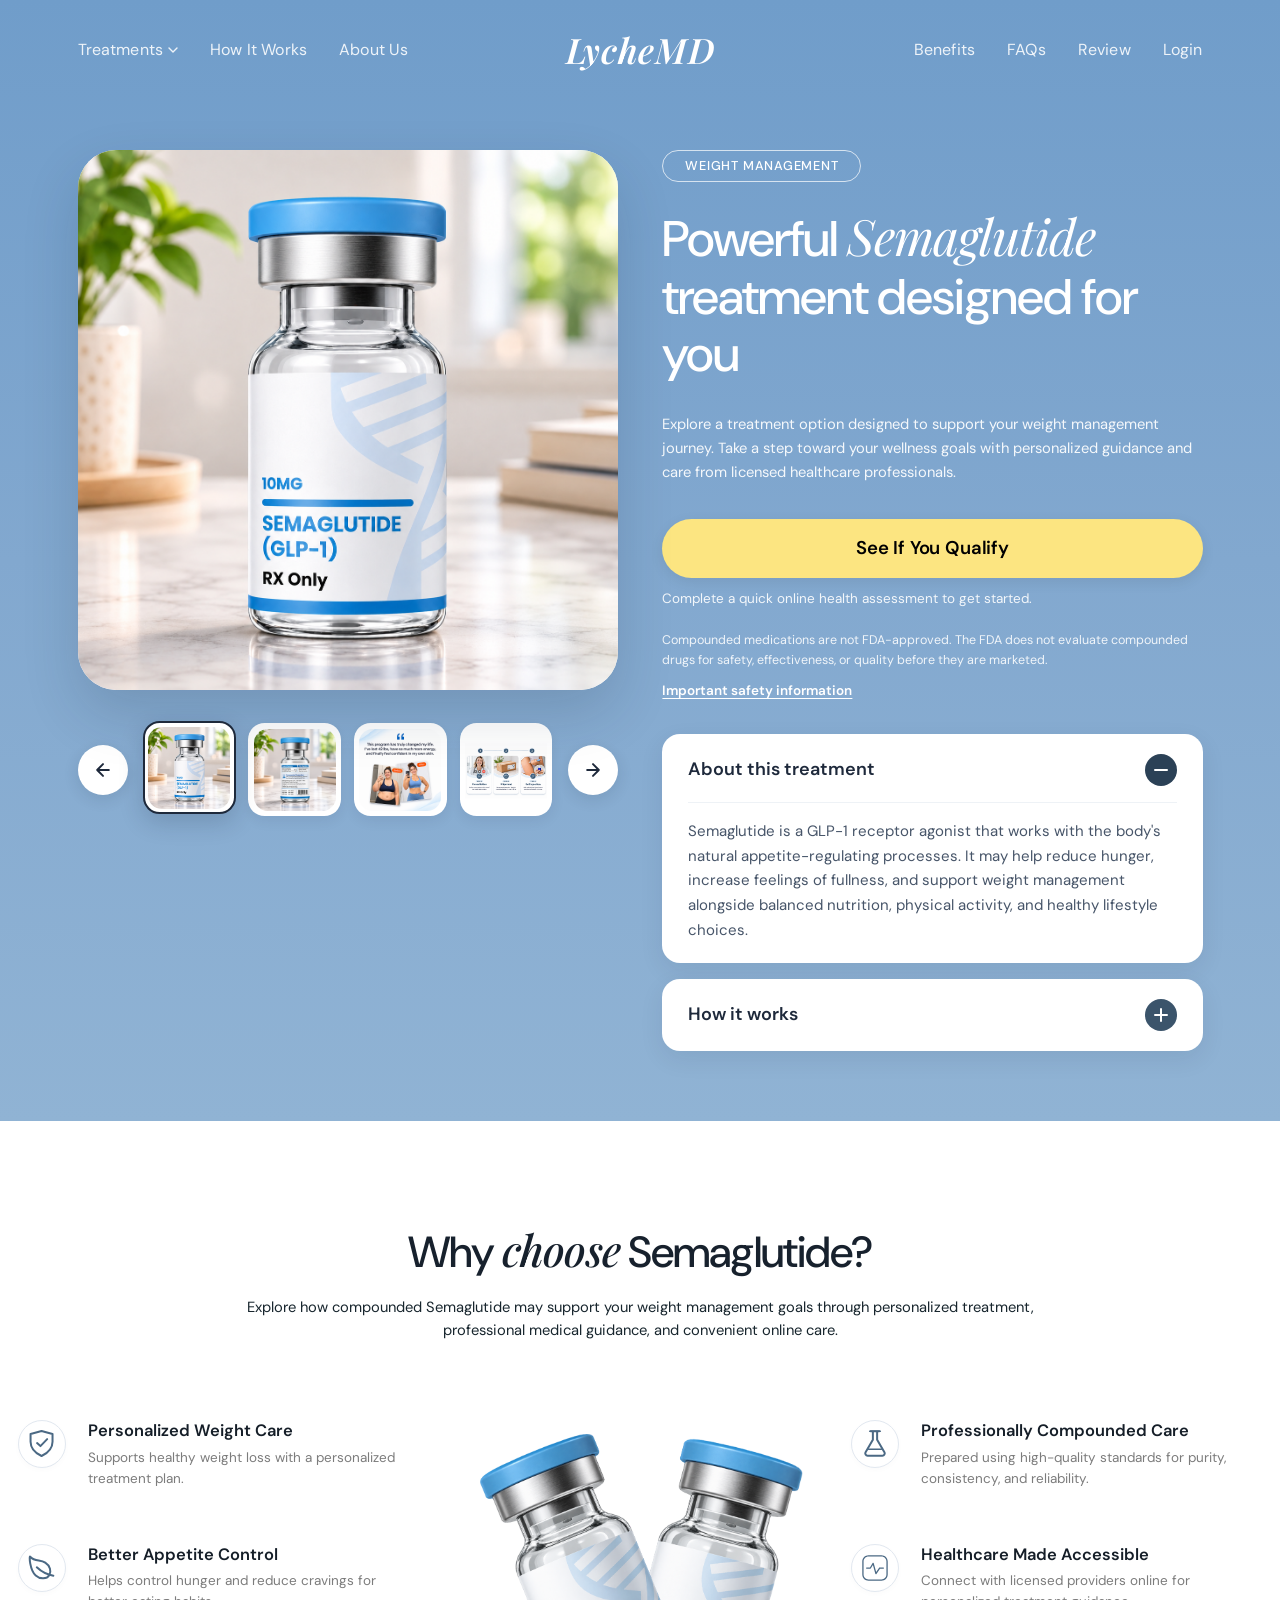
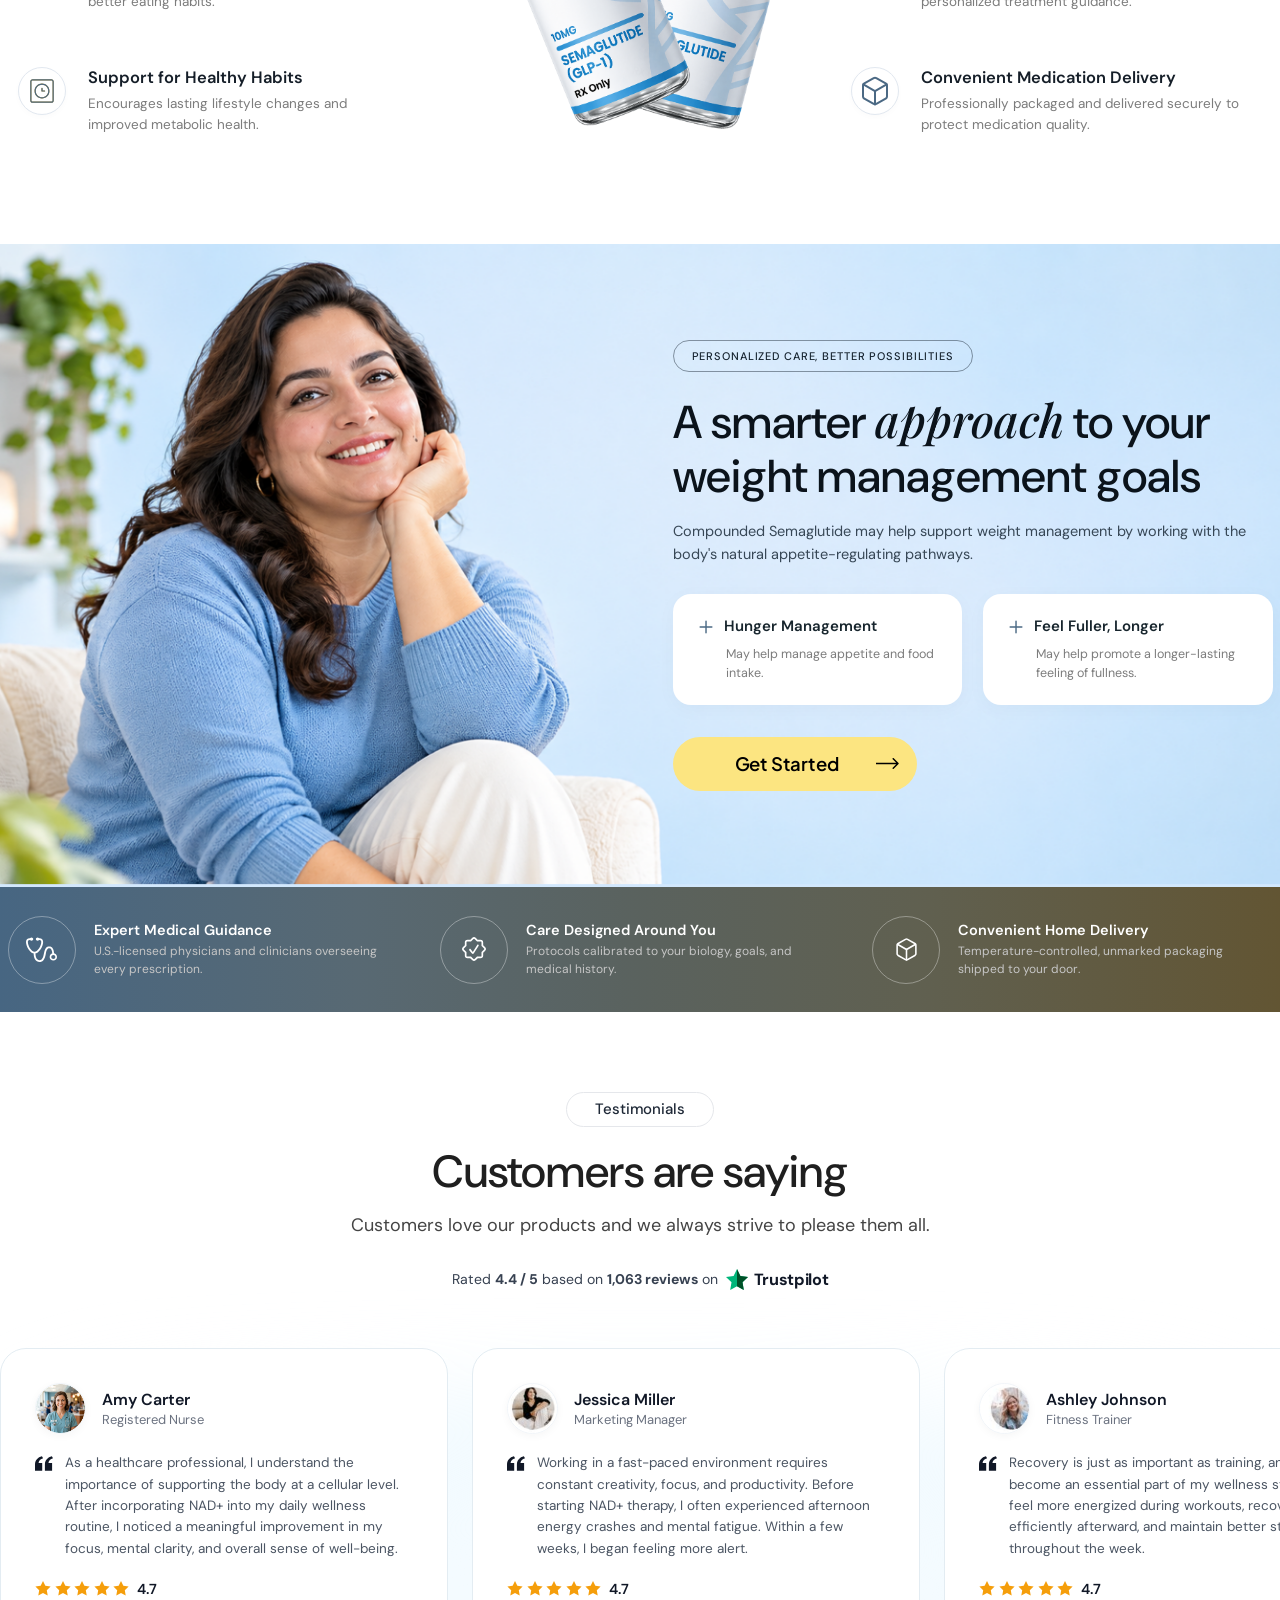
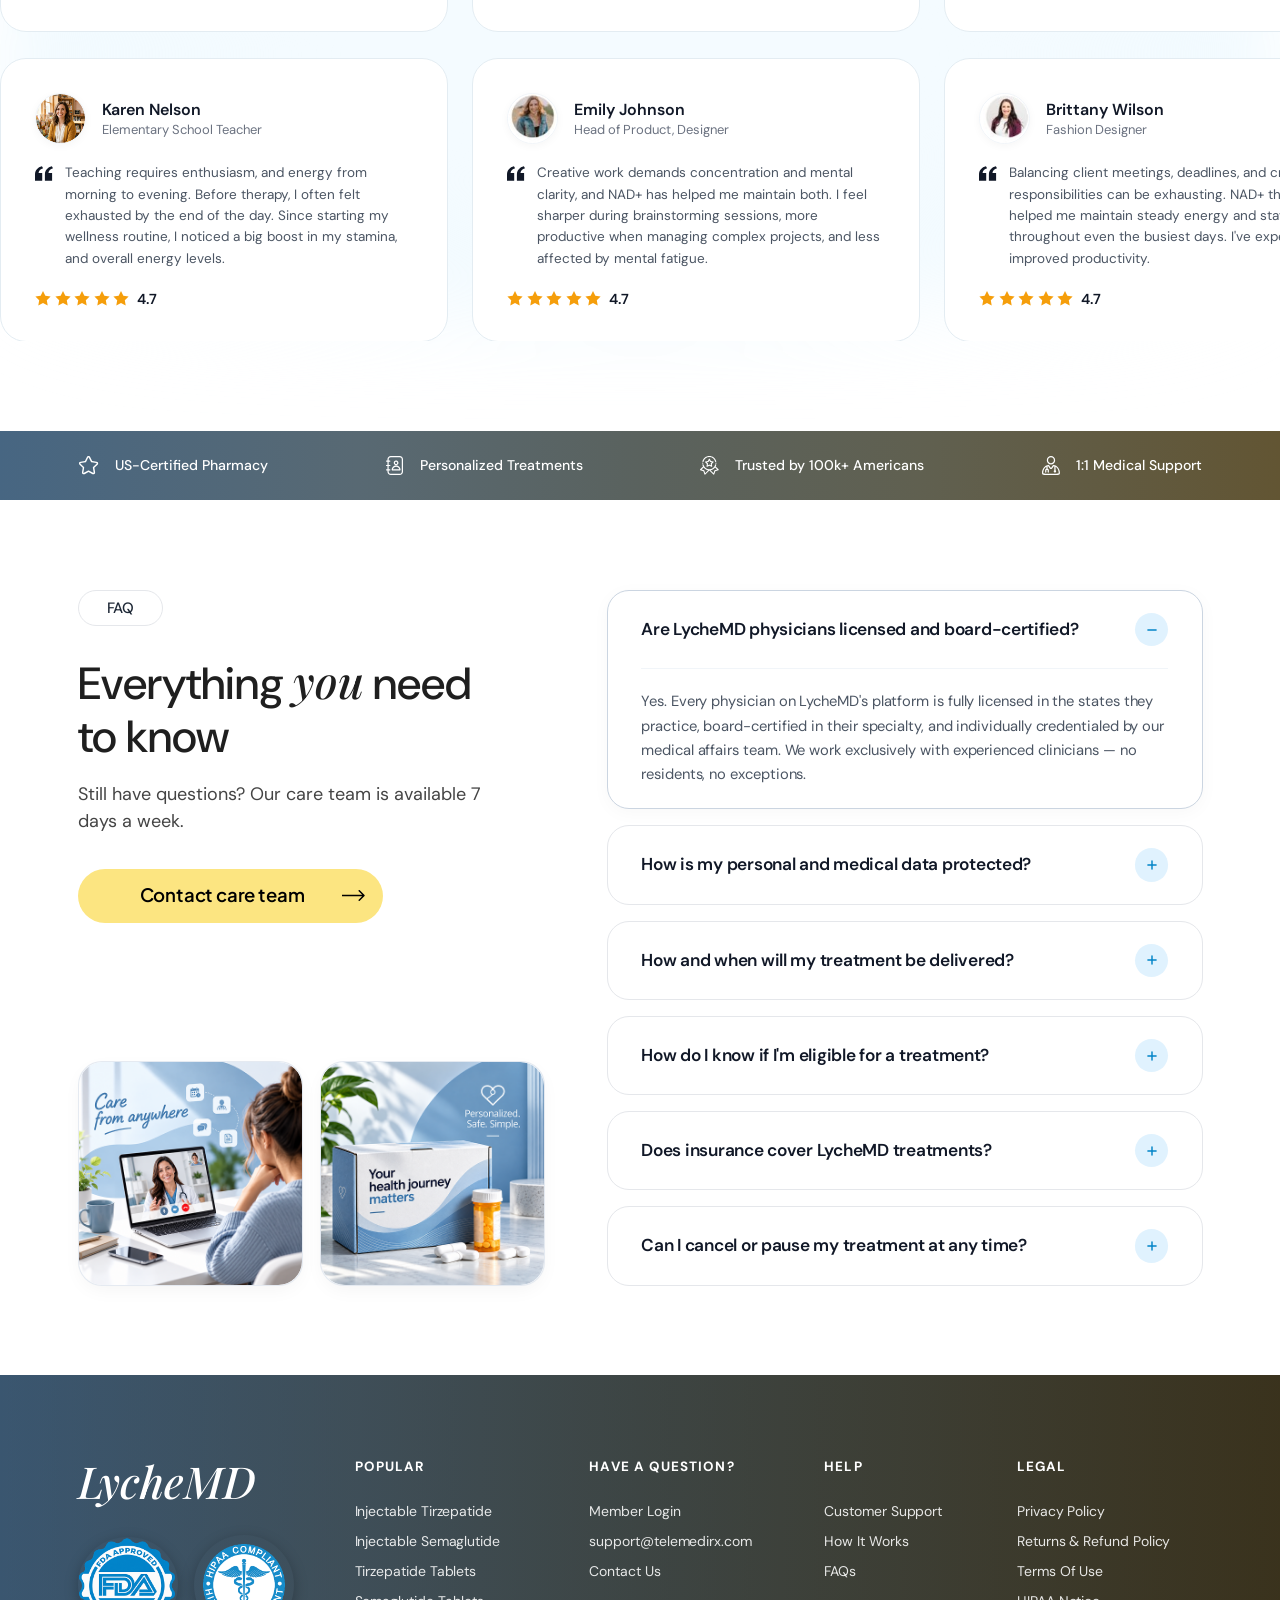
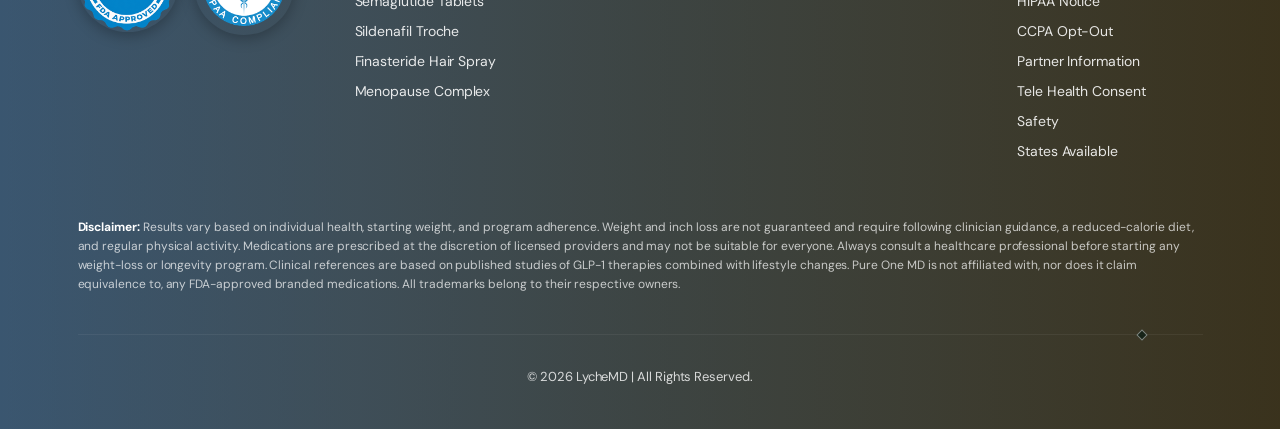
<file: semaglutide.html>
<!DOCTYPE html>
<html lang="en">

<head>
    <meta charset="UTF-8">
    <meta name="viewport" content="width=device-width, initial-scale=1.0">
    <title>Semaglutide Treatment — Personalized Weight Management | LycheMD</title>
    <meta name="description"
        content="Powerful Semaglutide treatment designed for you. Explore personalized weight management guided by licensed healthcare professionals.">
    <meta name="theme-color" content="#090e13">

    <!-- Favicon & Brand Icons -->
    <link rel="icon" type="image/svg+xml" href="Assets/images/favicon.svg">
    <link rel="icon" type="image/png" sizes="32x32" href="Assets/images/favicon-32x32.png">
    <link rel="icon" type="image/png" sizes="16x16" href="Assets/images/favicon-16x16.png">
    <link rel="apple-touch-icon" sizes="180x180" href="Assets/images/apple-touch-icon.png">
    <link rel="shortcut icon" href="favicon.ico">
    <link rel="manifest" href="site.webmanifest">

    <!-- Google Fonts: Plus Jakarta Sans, DM Sans & Playfair Display -->
    <link rel="preconnect" href="https://fonts.googleapis.com">
    <link rel="preconnect" href="https://fonts.gstatic.com" crossorigin>
    <link
        href="https://fonts.googleapis.com/css2?family=DM+Sans:ital,opsz,wght@0,9..40,100..1000;1,9..40,100..1000&family=Playfair+Display:ital,wght@0,400..900;1,400..900&family=Plus+Jakarta+Sans:ital,wght@0,200..800;1,200..800&display=swap"
        rel="stylesheet">

    <!-- Bootstrap 5 CSS -->
    <link href="https://cdn.jsdelivr.net/npm/bootstrap@5.3.3/dist/css/bootstrap.min.css" rel="stylesheet"
        integrity="sha384-QWTKZyjpPEjISv5WaRU9OFeRpok6YctnYmDr5pNlyT2bRjXh0JMhjY6hW+ALEwIH" crossorigin="anonymous">

    <!-- Custom Stylesheet -->
    <link rel="stylesheet" href="Assets/css/style.css?v=3.0">
</head>

<body class="semaglutide-page">

    <!-- Site Header / Navigation (Exact from Homepage) -->
    <header class="site-header" id="siteHeader" aria-label="Main Navigation">
        <div class="container header-container">
            <!-- Desktop Navigation Grid -->
            <div class="header-inner d-none d-lg-grid">
                <!-- Left Nav Links -->
                <nav class="nav-group-left" aria-label="Main Navigation Left">
                    <div class="nav-dropdown">
                        <a href="index.html#focus-areas" class="nav-link-custom" role="button" aria-expanded="false">
                            Treatments
                            <svg class="chevron-icon" width="10" height="6" viewBox="0 0 10 6" fill="none"
                                xmlns="http://www.w3.org/2000/svg" aria-hidden="true">
                                <path d="M1 1L5 5L9 1" stroke="currentColor" stroke-width="1.4" stroke-linecap="round"
                                    stroke-linejoin="round" />
                            </svg>
                        </a>
                        <!-- Dropdown Menu -->
                        <div class="dropdown-menu-lychemd" role="menu">
                            <a href="category.html?category=weight-loss" class="dropdown-link-item" role="menuitem"
                                data-focus="weight-loss">
                                <span class="item-title">Weight Loss</span>
                                <span class="item-desc">Take control of your weight</span>
                            </a>
                            <a href="category.html?category=skin-hair" class="dropdown-link-item" role="menuitem"
                                data-focus="hair-skin">
                                <span class="item-title">Hair &amp; Skin</span>
                                <span class="item-desc">Radiant hair, healthy skin</span>
                            </a>
                            <a href="category.html?category=sexual-health" class="dropdown-link-item" role="menuitem"
                                data-focus="sexual-health">
                                <span class="item-title">Sexual Health</span>
                                <span class="item-desc">Reclaim your intimate moments</span>
                            </a>
                            <a href="category.html?category=hormone-health" class="dropdown-link-item" role="menuitem"
                                data-focus="menopause">
                                <span class="item-title">Menopause</span>
                                <span class="item-desc">Tackle your hormone changes</span>
                            </a>
                            <a href="category.html?category=longevity" class="dropdown-link-item" role="menuitem"
                                data-focus="sleep">
                                <span class="item-title">Sleep</span>
                                <span class="item-desc">Get deeper, restful sleep</span>
                            </a>
                            <a href="category.html?category=longevity" class="dropdown-link-item" role="menuitem"
                                data-focus="longevity">
                                <span class="item-title">Longevity</span>
                                <span class="item-desc">Optimize your cellular vitality</span>
                            </a>
                        </div>
                    </div>
                    <a href="index.html#wellnessStepsSection" class="nav-link-custom">How It Works</a>
                    <a href="index.html#expertCareSection" class="nav-link-custom">About Us</a>
                </nav>

                <!-- Center Brand Logo -->
                <div class="nav-brand-center">
                    <a href="index.html" class="brand-title" aria-label="LycheMD Homepage">LycheMD</a>
                </div>

                <!-- Right Nav Links -->
                <nav class="nav-group-right" aria-label="Main Navigation Right">
                    <a href="#whySemaglutide" class="nav-link-custom">Benefits</a>
                    <a href="#faqSection" class="nav-link-custom">FAQs</a>
                    <a href="#testimonialsSection" class="nav-link-custom">Review</a>
                    <a href="login.html" class="nav-link-custom" id="loginNavLink">Login</a>
                </nav>
            </div>

            <!-- Mobile Navigation Bar -->
            <div class="header-mobile-bar d-flex d-lg-none">
                <a href="index.html" class="brand-title" aria-label="LycheMD Homepage">LycheMD</a>
                <button class="mobile-toggle-btn" type="button" data-bs-toggle="offcanvas" data-bs-target="#mobileMenu"
                    aria-controls="mobileMenu" aria-label="Toggle navigation menu">
                    <svg width="22" height="22" viewBox="0 0 24 24" fill="none" stroke="#ffffff" stroke-width="2"
                        stroke-linecap="round" stroke-linejoin="round" aria-hidden="true">
                        <line x1="3" y1="6" x2="21" y2="6"></line>
                        <line x1="3" y1="12" x2="21" y2="12"></line>
                        <line x1="3" y1="18" x2="21" y2="18"></line>
                    </svg>
                </button>
            </div>
        </div>
    </header>

    <!-- Mobile Offcanvas Menu -->
    <div class="offcanvas offcanvas-end offcanvas-lychemd" tabindex="-1" id="mobileMenu"
        aria-labelledby="mobileMenuLabel">
        <div class="offcanvas-header">
            <h5 class="offcanvas-title brand-title" id="mobileMenuLabel">LycheMD</h5>
            <button type="button" class="btn-close btn-close-white text-reset" data-bs-dismiss="offcanvas"
                aria-label="Close menu"></button>
        </div>
        <div class="offcanvas-body">
            <ul class="mobile-nav-list">
                <li><a href="category.html" class="mobile-nav-item" data-bs-dismiss="offcanvas">Treatments
                        <span>→</span></a></li>
                <li><a href="index.html#wellnessStepsSection" class="mobile-nav-item" data-bs-dismiss="offcanvas">How It
                        Works <span>→</span></a></li>
                <li><a href="index.html#expertCareSection" class="mobile-nav-item" data-bs-dismiss="offcanvas">About
                        Us <span>→</span></a></li>
                <li><a href="#whySemaglutide" class="mobile-nav-item" data-bs-dismiss="offcanvas">Benefits
                        <span>→</span></a></li>
                <li><a href="#faqSection" class="mobile-nav-item" data-bs-dismiss="offcanvas">FAQs
                        <span>→</span></a></li>
                <li><a href="#testimonialsSection" class="mobile-nav-item" data-bs-dismiss="offcanvas">Review
                        <span>→</span></a></li>
                <li><a href="login.html" class="mobile-nav-item">Login <span>→</span></a></li>
            </ul>
            <div class="mobile-nav-footer">
                <a href="#aboutTreatment" class="btn-hero-cta w-100 justify-content-center" data-bs-dismiss="offcanvas">
                    <span>See If You Qualify</span>
                    <img src="Assets/images/Arrow.svg" alt="" class="cta-arrow" aria-hidden="true">
                </a>
            </div>
        </div>
    </div>

    <!-- MAIN CONTENT -->
    <main id="mainContent">
        <!-- 1st Section: Semaglutide Hero & Interactive Thumbnail Gallery -->
        <section class="sema-hero-section" id="semaglutideHero" aria-label="Semaglutide Treatment Overview">
            <div class="container">
                <div class="row gy-5 gy-lg-0 sema-hero-row">
                    <!-- Left Column: Product Gallery & Thumbnail Slider -->
                    <div class="col-12 col-lg-6 sema-gallery-col">
                        <div class="sema-gallery-wrap">
                            <!-- Main Large Preview Image Box -->
                            <div class="sema-main-img-box">
                                <img id="semaMainImg" src="Assets/images/semaglutide-image-1.png"
                                    alt="Semaglutide GLP-1 Research Only Treatment Vial" class="sema-main-img"
                                    loading="eager">
                            </div>

                            <!-- Thumbnail Slider Controls & Track -->
                            <div class="sema-thumb-slider-wrap">
                                <!-- Previous Thumbnail Button -->
                                <button type="button" class="sema-thumb-nav-btn sema-thumb-prev" id="semaThumbPrev"
                                    aria-label="Previous image">
                                    <svg width="18" height="18" viewBox="0 0 24 24" fill="none" stroke="currentColor"
                                        stroke-width="2.4" stroke-linecap="round" stroke-linejoin="round"
                                        aria-hidden="true">
                                        <path d="M19 12H5M12 19l-7-7 7-7" />
                                    </svg>
                                </button>

                                <!-- Thumbnails Track -->
                                <div class="sema-thumb-track" id="semaThumbTrack" role="tablist"
                                    aria-label="Product image thumbnails">
                                    <button type="button" class="sema-thumb-item active" role="tab" aria-selected="true"
                                        data-index="0" data-img="Assets/images/semaglutide-image-1.png"
                                        aria-label="Thumbnail 1: Vial front view">
                                        <img src="Assets/images/semaglutide-image-1.png" alt="" class="sema-thumb-img">
                                    </button>
                                    <button type="button" class="sema-thumb-item" role="tab" aria-selected="false"
                                        data-index="1" data-img="Assets/images/semaglutide-image-2.png"
                                        aria-label="Thumbnail 2: Vial label view">
                                        <img src="Assets/images/semaglutide-image-2.png" alt="" class="sema-thumb-img">
                                    </button>
                                    <button type="button" class="sema-thumb-item" role="tab" aria-selected="false"
                                        data-index="2" data-img="Assets/images/semaglutide-image-3.png"
                                        aria-label="Thumbnail 3: Results and confidence">
                                        <img src="Assets/images/semaglutide-image-3.png" alt="" class="sema-thumb-img">
                                    </button>
                                    <button type="button" class="sema-thumb-item" role="tab" aria-selected="false"
                                        data-index="3" data-img="Assets/images/semaglutide-image-4.png"
                                        aria-label="Thumbnail 4: Three-step process">
                                        <img src="Assets/images/semaglutide-image-4.png" alt="" class="sema-thumb-img">
                                    </button>
                                </div>

                                <!-- Next Thumbnail Button -->
                                <button type="button" class="sema-thumb-nav-btn sema-thumb-next" id="semaThumbNext"
                                    aria-label="Next image">
                                    <svg width="18" height="18" viewBox="0 0 24 24" fill="none" stroke="currentColor"
                                        stroke-width="2.4" stroke-linecap="round" stroke-linejoin="round"
                                        aria-hidden="true">
                                        <path d="M5 12h14M12 5l7 7-7 7" />
                                    </svg>
                                </button>
                            </div>
                        </div>
                    </div>

                    <!-- Right Column: Product Information & Action Cards -->
                    <div class="col-12 col-lg-6 sema-details-col">
                        <div class="sema-details-wrap">
                            <!-- Category Pill Badge -->
                            <div class="sema-badge-wrap">
                                <span class="sema-pill-badge">WEIGHT MANAGEMENT</span>
                            </div>

                            <!-- Main Heading -->
                            <h1 class="sema-title">
                                Powerful <span class="title-serif">Semaglutide</span><br class="d-none d-sm-inline">
                                treatment designed for you
                            </h1>

                            <!-- Supporting Description -->
                            <p class="sema-desc">
                                Explore a treatment option designed to support your weight management journey. Take a
                                step toward your wellness goals with personalized guidance and care from licensed
                                healthcare professionals.
                            </p>

                            <!-- Primary CTA Button & Subtitle Note -->
                            <div class="sema-cta-wrap">
                                <a href="checkout.html" class="btn-sema-qualify">See If You Qualify</a>
                                <p class="sema-cta-note">Complete a quick online health assessment to get started.</p>
                            </div>

                            <!-- Disclaimer & Safety Notice -->
                            <div class="sema-safety-wrap">
                                <p class="sema-disclaimer-text">
                                    Compounded medications are not FDA-approved. The FDA does not evaluate compounded
                                    drugs for safety, effectiveness, or quality before they are marketed.
                                </p>
                                <a href="#safetyModal" class="sema-safety-link" data-bs-toggle="modal"
                                    data-bs-target="#safetyModal">Important safety information</a>
                            </div>

                            <!-- Interactive Accordion Group -->
                            <div class="sema-accordion-group" id="semaAccordion">
                                <!-- Card 1: About this treatment (Expanded by default) -->
                                <div class="sema-accordion-card open" id="cardAboutTreatment">
                                    <button type="button" class="sema-accordion-header" aria-expanded="true"
                                        aria-controls="bodyAboutTreatment">
                                        <span class="sema-acc-title">About this treatment</span>
                                        <span class="sema-acc-icon" aria-hidden="true">
                                            <svg class="icon-minus" width="14" height="2" viewBox="0 0 14 2"
                                                fill="none">
                                                <line x1="1" y1="1" x2="13" y2="1" stroke="#ffffff" stroke-width="2"
                                                    stroke-linecap="round" />
                                            </svg>
                                            <svg class="icon-plus" width="14" height="14" viewBox="0 0 14 14"
                                                fill="none">
                                                <line x1="7" y1="1" x2="7" y2="13" stroke="#ffffff" stroke-width="2"
                                                    stroke-linecap="round" />
                                                <line x1="1" y1="7" x2="13" y2="7" stroke="#ffffff" stroke-width="2"
                                                    stroke-linecap="round" />
                                            </svg>
                                        </span>
                                    </button>
                                    <div class="sema-accordion-body" id="bodyAboutTreatment">
                                        <div class="sema-acc-content-inner">
                                            <p>
                                                Semaglutide is a GLP-1 receptor agonist that works with the body's
                                                natural appetite-regulating processes. It may help reduce hunger,
                                                increase feelings of fullness, and support weight management alongside
                                                balanced nutrition, physical activity, and healthy lifestyle choices.
                                            </p>
                                        </div>
                                    </div>
                                </div>

                                <!-- Card 2: How it works (Collapsed by default) -->
                                <div class="sema-accordion-card" id="cardHowItWorks">
                                    <button type="button" class="sema-accordion-header" aria-expanded="false"
                                        aria-controls="bodyHowItWorks">
                                        <span class="sema-acc-title">How it works</span>
                                        <span class="sema-acc-icon" aria-hidden="true">
                                            <svg class="icon-minus" width="14" height="2" viewBox="0 0 14 2"
                                                fill="none">
                                                <line x1="1" y1="1" x2="13" y2="1" stroke="#ffffff" stroke-width="2"
                                                    stroke-linecap="round" />
                                            </svg>
                                            <svg class="icon-plus" width="14" height="14" viewBox="0 0 14 14"
                                                fill="none">
                                                <line x1="7" y1="1" x2="7" y2="13" stroke="#ffffff" stroke-width="2"
                                                    stroke-linecap="round" />
                                                <line x1="1" y1="7" x2="13" y2="7" stroke="#ffffff" stroke-width="2"
                                                    stroke-linecap="round" />
                                            </svg>
                                        </span>
                                    </button>
                                    <div class="sema-accordion-body" id="bodyHowItWorks">
                                        <div class="sema-acc-content-inner">
                                            <p>
                                                Semaglutide mimics the glucagon-like peptide-1 (GLP-1) hormone released
                                                after eating. It signals satiety centers in the brain to reduce
                                                cravings,
                                                slows gastric emptying to extend fullness after meals, and supports
                                                metabolic regulation to maintain sustainable weight management over
                                                time.
                                            </p>
                                        </div>
                                    </div>
                                </div>
                            </div>
                        </div>
                    </div>
                </div>
            </div>
        </section>

        <!-- WHY CHOOSE SEMAGLUTIDE SECTION -->
        <section class="sema-why-section" id="whySemaglutide" aria-label="Why choose Semaglutide">
            <div class="container sema-why-container">
                <div class="sema-why-header text-center">
                    <h2 class="sema-why-title">Why <span class="title-serif">choose</span> Semaglutide?</h2>
                    <p class="sema-why-subtitle">
                        Explore how compounded Semaglutide may support your weight management goals through personalized
                        treatment, professional medical guidance, and convenient online care.
                    </p>
                </div>

                <div class="sema-why-grid">
                    <!-- Left Column (3 features) -->
                    <div class="sema-why-col sema-why-col-left">
                        <div class="sema-why-item">
                            <div class="sema-why-icon-box">
                                <img src="Assets/images/badge-2.svg" alt="Healthcare Made Accessible">
                            </div>
                            <div class="sema-why-content">
                                <h3 class="sema-why-item-title">Personalized Weight Care</h3>
                                <p class="sema-why-item-desc">Supports healthy weight loss with a personalized treatment
                                    plan.</p>
                            </div>
                        </div>

                        <div class="sema-why-item">
                            <div class="sema-why-icon-box">
                                <img src="Assets/images/leaf.svg" alt="Healthcare Made Accessible">
                            </div>
                            <div class="sema-why-content">
                                <h3 class="sema-why-item-title">Better Appetite Control</h3>
                                <p class="sema-why-item-desc">Helps control hunger and reduce cravings for better eating
                                    habits.</p>
                            </div>
                        </div>

                        <div class="sema-why-item">
                            <div class="sema-why-icon-box">
                                <img src="Assets/images/clock-2.svg" alt="Support for Healthy Habits">
                            </div>
                            <div class="sema-why-content">
                                <h3 class="sema-why-item-title">Support for Healthy Habits</h3>
                                <p class="sema-why-item-desc">Encourages lasting lifestyle changes and improved
                                    metabolic health.</p>
                            </div>
                        </div>
                    </div>

                    <!-- Center Column (Vials Image) -->
                    <div class="sema-why-col sema-why-col-center">
                        <div class="sema-why-image-wrap">
                            <img src="Assets/images/semaglutide-vials-pair.png"
                                srcset="Assets/images/semaglutide-vials-pair.png 1x, Assets/images/semaglutide-vials-pair@2x.png 2x"
                                alt="Why choose Semaglutide vials" class="sema-why-vials-img" width="420" height="384"
                                loading="lazy">
                        </div>
                    </div>

                    <!-- Right Column (3 features) -->
                    <div class="sema-why-col sema-why-col-right">
                        <div class="sema-why-item">
                            <div class="sema-why-icon-box">
                                <img src="Assets/images/tube.svg" alt="Healthcare Made Accessible">
                            </div>
                            <div class="sema-why-content">
                                <h3 class="sema-why-item-title">Professionally Compounded Care</h3>
                                <p class="sema-why-item-desc">Prepared using high-quality standards for purity,
                                    consistency, and reliability.</p>
                            </div>
                        </div>

                        <div class="sema-why-item">
                            <div class="sema-why-icon-box">
                                <img src="Assets/images/beat.svg" alt="Healthcare Made Accessible">
                            </div>
                            <div class="sema-why-content">
                                <h3 class="sema-why-item-title">Healthcare Made Accessible</h3>
                                <p class="sema-why-item-desc">Connect with licensed providers online for personalized
                                    treatment guidance.</p>
                            </div>
                        </div>

                        <div class="sema-why-item">
                            <div class="sema-why-icon-box">
                                <img src="Assets/images/box.svg" alt="Healthcare Made Accessible">
                            </div>
                            <div class="sema-why-content">
                                <h3 class="sema-why-item-title">Convenient Medication Delivery</h3>
                                <p class="sema-why-item-desc">Professionally packaged and delivered securely to protect
                                    medication quality.</p>
                            </div>
                        </div>
                    </div>
                </div>
            </div>
        </section>

        <!-- A SMARTER APPROACH SECTION -->
        <section class="sema-approach-section" id="semaApproachSection"
            aria-label="A smarter approach to weight management goals">
            <div class="sema-approach-main">
                <div class="container sema-approach-container">
                    <div class="row align-items-center justify-content-end sema-approach-row">
                        <!-- Model image on Tablet / Mobile -->
                        <div class="col-12 d-lg-none sema-approach-model-col">
                            <div class="sema-approach-model-wrap">
                                <img src="Assets/images/approach-woman-mobile.png"
                                    alt="Smiling woman representing weight management" class="sema-approach-model-img"
                                    loading="lazy">
                            </div>
                        </div>

                        <!-- Right Content Column -->
                        <div class="col-12 col-lg-7 col-xl-6 sema-approach-content-col">
                            <div class="sema-approach-content">
                                <!-- Pill Badge -->
                                <div class="sema-approach-badge-wrap">
                                    <span class="sema-approach-badge">Personalized care, better possibilities</span>
                                </div>

                                <!-- Section Title -->
                                <h2 class="sema-approach-title">
                                    A smarter <span class="title-serif">approach</span> to your weight management goals
                                </h2>

                                <!-- Subtitle -->
                                <p class="sema-approach-subtitle">
                                    Compounded Semaglutide may help support weight management by working with the body's
                                    natural appetite-regulating pathways.
                                </p>

                                <!-- Two Cards Grid -->
                                <div class="sema-approach-cards-grid">
                                    <!-- Card 1: Hunger Management -->
                                    <div class="sema-approach-card">
                                        <div class="sema-approach-card-header">
                                            <img src="Assets/images/plus.svg" alt="" class="sema-card-plus-icon"
                                                width="22" height="22" aria-hidden="true">
                                            <h3 class="sema-approach-card-title">Hunger Management</h3>
                                        </div>
                                        <p class="sema-approach-card-desc">
                                            May help manage appetite and food intake.
                                        </p>
                                    </div>

                                    <!-- Card 2: Feel Fuller, Longer -->
                                    <div class="sema-approach-card">
                                        <div class="sema-approach-card-header">
                                            <img src="Assets/images/plus.svg" alt="" class="sema-card-plus-icon"
                                                width="22" height="22" aria-hidden="true">
                                            <h3 class="sema-approach-card-title">Feel Fuller, Longer</h3>
                                        </div>
                                        <p class="sema-approach-card-desc">
                                            May help promote a longer-lasting feeling of fullness.
                                        </p>
                                    </div>
                                </div>

                                <!-- CTA Button -->
                                <div>
                                    <a href="checkout.html" class="btn-hero-cta">
                                        <span>Get Started</span>
                                        <img src="Assets/images/Arrow.svg" alt="" class="cta-arrow" aria-hidden="true">
                                    </a>
                                </div>
                            </div>
                        </div>
                    </div>
                </div>
            </div>

            <!-- Bottom Dark Trust Bar -->
            <div class="sema-approach-trust-bar">
                <div class="container sema-approach-trust-container">
                    <div class="sema-approach-trust-grid">
                        <!-- Trust Item 1 -->
                        <div class="sema-approach-trust-item">
                            <div class="sema-approach-trust-icon-box">
                                <img src="Assets/images/stethoscope.svg" alt="" class="sema-trust-svg" width="24"
                                    height="24" aria-hidden="true">
                            </div>
                            <div class="sema-approach-trust-text">
                                <h4 class="sema-approach-trust-title">Expert Medical Guidance</h4>
                                <p class="sema-approach-trust-desc">U.S.-licensed physicians and clinicians overseeing
                                    every prescription.</p>
                            </div>
                        </div>

                        <!-- Trust Item 2 -->
                        <div class="sema-approach-trust-item">
                            <div class="sema-approach-trust-icon-box">
                                <img src="Assets/images/tick-2.svg" alt="" class="sema-trust-svg" width="24" height="24"
                                    aria-hidden="true">
                            </div>
                            <div class="sema-approach-trust-text">
                                <h4 class="sema-approach-trust-title">Care Designed Around You</h4>
                                <p class="sema-approach-trust-desc">Protocols calibrated to your biology, goals, and
                                    medical history.</p>
                            </div>
                        </div>

                        <!-- Trust Item 3 -->
                        <div class="sema-approach-trust-item">
                            <div class="sema-approach-trust-icon-box">
                                <img src="Assets/images/box.svg" alt="" class="sema-trust-svg sema-trust-box-img"
                                    width="24" height="24" aria-hidden="true">
                            </div>
                            <div class="sema-approach-trust-text">
                                <h4 class="sema-approach-trust-title">Convenient Home Delivery</h4>
                                <p class="sema-approach-trust-desc">Temperature-controlled, unmarked packaging shipped
                                    to your door.</p>
                            </div>
                        </div>
                    </div>
                </div>
            </div>
        </section>

        <!-- Testimonials Section ("Customers are saying") -->
        <section class="testimonials-section" id="testimonialsSection" aria-label="Customer Testimonials"
            style="padding-top:8rem;">
            <div class="container">
                <!-- Section Header -->
                <div class="row justify-content-center text-center">
                    <div class="col-12 col-lg-10 col-xl-8">
                        <div class="testimonials-badge-wrapper">
                            <span class="testimonials-badge">Testimonials</span>
                        </div>
                        <h2 class="testimonials-title">
                            Customers are saying
                        </h2>
                        <p class="testimonials-subtitle">
                            Customers love our products and we always strive to please them all.
                        </p>
                        <div class="testimonials-trustpilot-row">
                            <span class="trustpilot-rating-text">Rated <strong>4.4 / 5</strong> based on <strong>1,063
                                    reviews</strong> on</span>
                            <span class="trustpilot-brand">
                                <svg class="trustpilot-star" width="22" height="22" viewBox="0 0 24 24" fill="none"
                                    xmlns="http://www.w3.org/2000/svg" aria-hidden="true">
                                    <path
                                        d="M12 0l3.708 7.514 8.292 1.205-6 5.849 1.416 8.258L12 18.924 4.584 22.826 6 14.568 0 8.719l8.292-1.205L12 0z"
                                        fill="#00B67A" />
                                    <path d="M15.708 7.514L12 0v18.924l7.416 3.902-1.416-8.258 6-5.849-8.292-1.205z"
                                        fill="#005128" />
                                </svg>
                                <span>Trustpilot</span>
                            </span>
                        </div>
                    </div>
                </div>
            </div>

            <!-- Full-bleed Infinite Testimonials Sliders (Edge of the screen) -->
            <div class="testimonials-sliders-container">
                <!-- Row 1: Left to Right Infinite Scrolling -->
                <div class="testimonials-slider-row testimonials-ltr" id="testimonialsRow1" role="region"
                    aria-label="Customer reviews row 1">
                    <div class="testimonials-slider-track testimonials-track-ltr">
                        <!-- Group 1 -->
                        <div class="testimonials-group">
                            <!-- Card 1-1: Amy Carter -->
                            <div class="testimonial-card">
                                <div class="testimonial-card-header">
                                    <img src="Assets/images/testimonial-nurse.png" alt="Amy Carter"
                                        class="testimonial-avatar" loading="lazy">
                                    <div class="testimonial-user-info">
                                        <h3 class="testimonial-name">Amy Carter</h3>
                                        <p class="testimonial-role">Registered Nurse</p>
                                    </div>
                                </div>
                                <div class="testimonial-quote-wrapper">
                                    <svg class="testimonial-quote-icon" width="20" height="16" viewBox="0 0 20 16"
                                        fill="currentColor" aria-hidden="true">
                                        <path
                                            d="M0 16V9.455C0 4.242 3.158 1.152 7.719 0L9 2.242C6.07 3.091 4.386 4.788 3.947 7.333H8V16H0zm11 0V9.455C11 4.242 14.158 1.152 18.719 0L20 2.242C17.07 3.091 15.386 4.788 14.947 7.333H19V16H11z" />
                                    </svg>
                                    <p class="testimonial-text">
                                        As a healthcare professional, I understand the importance of supporting the body
                                        at a cellular level. After incorporating NAD+ into my daily wellness routine, I
                                        noticed a meaningful improvement in my focus, mental clarity, and overall sense
                                        of well-being.
                                    </p>
                                </div>
                                <div class="testimonial-rating-row">
                                    <div class="testimonial-stars" aria-label="5 out of 5 stars">
                                        <svg class="star-icon" width="16" height="16" viewBox="0 0 20 20"
                                            fill="#f59e0b">
                                            <path
                                                d="M10 15l-5.878 3.09 1.123-6.545L.489 6.91l6.572-.955L10 0l2.939 5.955 6.572.955-4.756 4.635 1.123 6.545z" />
                                        </svg>
                                        <svg class="star-icon" width="16" height="16" viewBox="0 0 20 20"
                                            fill="#f59e0b">
                                            <path
                                                d="M10 15l-5.878 3.09 1.123-6.545L.489 6.91l6.572-.955L10 0l2.939 5.955 6.572.955-4.756 4.635 1.123 6.545z" />
                                        </svg>
                                        <svg class="star-icon" width="16" height="16" viewBox="0 0 20 20"
                                            fill="#f59e0b">
                                            <path
                                                d="M10 15l-5.878 3.09 1.123-6.545L.489 6.91l6.572-.955L10 0l2.939 5.955 6.572.955-4.756 4.635 1.123 6.545z" />
                                        </svg>
                                        <svg class="star-icon" width="16" height="16" viewBox="0 0 20 20"
                                            fill="#f59e0b">
                                            <path
                                                d="M10 15l-5.878 3.09 1.123-6.545L.489 6.91l6.572-.955L10 0l2.939 5.955 6.572.955-4.756 4.635 1.123 6.545z" />
                                        </svg>
                                        <svg class="star-icon" width="16" height="16" viewBox="0 0 20 20"
                                            fill="#f59e0b">
                                            <path
                                                d="M10 15l-5.878 3.09 1.123-6.545L.489 6.91l6.572-.955L10 0l2.939 5.955 6.572.955-4.756 4.635 1.123 6.545z" />
                                        </svg>
                                    </div>
                                    <span class="testimonial-rating-score">4.7</span>
                                </div>
                            </div>

                            <!-- Card 1-2: Jessica Miller -->
                            <div class="testimonial-card">
                                <div class="testimonial-card-header">
                                    <img src="Assets/images/testimonial-jessica.png" alt="Jessica Miller"
                                        class="testimonial-avatar" loading="lazy">
                                    <div class="testimonial-user-info">
                                        <h3 class="testimonial-name">Jessica Miller</h3>
                                        <p class="testimonial-role">Marketing Manager</p>
                                    </div>
                                </div>
                                <div class="testimonial-quote-wrapper">
                                    <svg class="testimonial-quote-icon" width="20" height="16" viewBox="0 0 20 16"
                                        fill="currentColor" aria-hidden="true">
                                        <path
                                            d="M0 16V9.455C0 4.242 3.158 1.152 7.719 0L9 2.242C6.07 3.091 4.386 4.788 3.947 7.333H8V16H0zm11 0V9.455C11 4.242 14.158 1.152 18.719 0L20 2.242C17.07 3.091 15.386 4.788 14.947 7.333H19V16H11z" />
                                    </svg>
                                    <p class="testimonial-text">
                                        Working in a fast-paced environment requires constant creativity, focus, and
                                        productivity. Before starting NAD+ therapy, I often experienced afternoon energy
                                        crashes and mental fatigue. Within a few weeks, I began feeling more alert.
                                    </p>
                                </div>
                                <div class="testimonial-rating-row">
                                    <div class="testimonial-stars" aria-label="5 out of 5 stars">
                                        <svg class="star-icon" width="16" height="16" viewBox="0 0 20 20"
                                            fill="#f59e0b">
                                            <path
                                                d="M10 15l-5.878 3.09 1.123-6.545L.489 6.91l6.572-.955L10 0l2.939 5.955 6.572.955-4.756 4.635 1.123 6.545z" />
                                        </svg>
                                        <svg class="star-icon" width="16" height="16" viewBox="0 0 20 20"
                                            fill="#f59e0b">
                                            <path
                                                d="M10 15l-5.878 3.09 1.123-6.545L.489 6.91l6.572-.955L10 0l2.939 5.955 6.572.955-4.756 4.635 1.123 6.545z" />
                                        </svg>
                                        <svg class="star-icon" width="16" height="16" viewBox="0 0 20 20"
                                            fill="#f59e0b">
                                            <path
                                                d="M10 15l-5.878 3.09 1.123-6.545L.489 6.91l6.572-.955L10 0l2.939 5.955 6.572.955-4.756 4.635 1.123 6.545z" />
                                        </svg>
                                        <svg class="star-icon" width="16" height="16" viewBox="0 0 20 20"
                                            fill="#f59e0b">
                                            <path
                                                d="M10 15l-5.878 3.09 1.123-6.545L.489 6.91l6.572-.955L10 0l2.939 5.955 6.572.955-4.756 4.635 1.123 6.545z" />
                                        </svg>
                                        <svg class="star-icon" width="16" height="16" viewBox="0 0 20 20"
                                            fill="#f59e0b">
                                            <path
                                                d="M10 15l-5.878 3.09 1.123-6.545L.489 6.91l6.572-.955L10 0l2.939 5.955 6.572.955-4.756 4.635 1.123 6.545z" />
                                        </svg>
                                    </div>
                                    <span class="testimonial-rating-score">4.7</span>
                                </div>
                            </div>

                            <!-- Card 1-3: Ashley Johnson -->
                            <div class="testimonial-card">
                                <div class="testimonial-card-header">
                                    <img src="Assets/images/testimonial-ashley.png" alt="Ashley Johnson"
                                        class="testimonial-avatar" loading="lazy">
                                    <div class="testimonial-user-info">
                                        <h3 class="testimonial-name">Ashley Johnson</h3>
                                        <p class="testimonial-role">Fitness Trainer</p>
                                    </div>
                                </div>
                                <div class="testimonial-quote-wrapper">
                                    <svg class="testimonial-quote-icon" width="20" height="16" viewBox="0 0 20 16"
                                        fill="currentColor" aria-hidden="true">
                                        <path
                                            d="M0 16V9.455C0 4.242 3.158 1.152 7.719 0L9 2.242C6.07 3.091 4.386 4.788 3.947 7.333H8V16H0zm11 0V9.455C11 4.242 14.158 1.152 18.719 0L20 2.242C17.07 3.091 15.386 4.788 14.947 7.333H19V16H11z" />
                                    </svg>
                                    <p class="testimonial-text">
                                        Recovery is just as important as training, and NAD+ has become an essential part
                                        of my wellness strategy. I feel more energized during workouts, recover more
                                        efficiently afterward, and maintain better stamina throughout the week.
                                    </p>
                                </div>
                                <div class="testimonial-rating-row">
                                    <div class="testimonial-stars" aria-label="5 out of 5 stars">
                                        <svg class="star-icon" width="16" height="16" viewBox="0 0 20 20"
                                            fill="#f59e0b">
                                            <path
                                                d="M10 15l-5.878 3.09 1.123-6.545L.489 6.91l6.572-.955L10 0l2.939 5.955 6.572.955-4.756 4.635 1.123 6.545z" />
                                        </svg>
                                        <svg class="star-icon" width="16" height="16" viewBox="0 0 20 20"
                                            fill="#f59e0b">
                                            <path
                                                d="M10 15l-5.878 3.09 1.123-6.545L.489 6.91l6.572-.955L10 0l2.939 5.955 6.572.955-4.756 4.635 1.123 6.545z" />
                                        </svg>
                                        <svg class="star-icon" width="16" height="16" viewBox="0 0 20 20"
                                            fill="#f59e0b">
                                            <path
                                                d="M10 15l-5.878 3.09 1.123-6.545L.489 6.91l6.572-.955L10 0l2.939 5.955 6.572.955-4.756 4.635 1.123 6.545z" />
                                        </svg>
                                        <svg class="star-icon" width="16" height="16" viewBox="0 0 20 20"
                                            fill="#f59e0b">
                                            <path
                                                d="M10 15l-5.878 3.09 1.123-6.545L.489 6.91l6.572-.955L10 0l2.939 5.955 6.572.955-4.756 4.635 1.123 6.545z" />
                                        </svg>
                                        <svg class="star-icon" width="16" height="16" viewBox="0 0 20 20"
                                            fill="#f59e0b">
                                            <path
                                                d="M10 15l-5.878 3.09 1.123-6.545L.489 6.91l6.572-.955L10 0l2.939 5.955 6.572.955-4.756 4.635 1.123 6.545z" />
                                        </svg>
                                    </div>
                                    <span class="testimonial-rating-score">4.7</span>
                                </div>
                            </div>

                            <!-- Card 1-4: David Miller -->
                            <div class="testimonial-card">
                                <div class="testimonial-card-header">
                                    <img src="Assets/images/testimonial-david.png" alt="David Miller"
                                        class="testimonial-avatar" loading="lazy">
                                    <div class="testimonial-user-info">
                                        <h3 class="testimonial-name">David Miller</h3>
                                        <p class="testimonial-role">Financial Analyst</p>
                                    </div>
                                </div>
                                <div class="testimonial-quote-wrapper">
                                    <svg class="testimonial-quote-icon" width="20" height="16" viewBox="0 0 20 16"
                                        fill="currentColor" aria-hidden="true">
                                        <path
                                            d="M0 16V9.455C0 4.242 3.158 1.152 7.719 0L9 2.242C6.07 3.091 4.386 4.788 3.947 7.333H8V16H0zm11 0V9.455C11 4.242 14.158 1.152 18.719 0L20 2.242C17.07 3.091 15.386 4.788 14.947 7.333H19V16H11z" />
                                    </svg>
                                    <p class="testimonial-text">
                                        Long days in financial modeling require sustained cognitive stamina. Adding
                                        LycheMD's protocol to my routine gave me clear focus without afternoon slumps or
                                        jitters. It's now indispensable.
                                    </p>
                                </div>
                                <div class="testimonial-rating-row">
                                    <div class="testimonial-stars" aria-label="5 out of 5 stars">
                                        <svg class="star-icon" width="16" height="16" viewBox="0 0 20 20"
                                            fill="#f59e0b">
                                            <path
                                                d="M10 15l-5.878 3.09 1.123-6.545L.489 6.91l6.572-.955L10 0l2.939 5.955 6.572.955-4.756 4.635 1.123 6.545z" />
                                        </svg>
                                        <svg class="star-icon" width="16" height="16" viewBox="0 0 20 20"
                                            fill="#f59e0b">
                                            <path
                                                d="M10 15l-5.878 3.09 1.123-6.545L.489 6.91l6.572-.955L10 0l2.939 5.955 6.572.955-4.756 4.635 1.123 6.545z" />
                                        </svg>
                                        <svg class="star-icon" width="16" height="16" viewBox="0 0 20 20"
                                            fill="#f59e0b">
                                            <path
                                                d="M10 15l-5.878 3.09 1.123-6.545L.489 6.91l6.572-.955L10 0l2.939 5.955 6.572.955-4.756 4.635 1.123 6.545z" />
                                        </svg>
                                        <svg class="star-icon" width="16" height="16" viewBox="0 0 20 20"
                                            fill="#f59e0b">
                                            <path
                                                d="M10 15l-5.878 3.09 1.123-6.545L.489 6.91l6.572-.955L10 0l2.939 5.955 6.572.955-4.756 4.635 1.123 6.545z" />
                                        </svg>
                                        <svg class="star-icon" width="16" height="16" viewBox="0 0 20 20"
                                            fill="#f59e0b">
                                            <path
                                                d="M10 15l-5.878 3.09 1.123-6.545L.489 6.91l6.572-.955L10 0l2.939 5.955 6.572.955-4.756 4.635 1.123 6.545z" />
                                        </svg>
                                    </div>
                                    <span class="testimonial-rating-score">4.8</span>
                                </div>
                            </div>
                        </div>

                        <!-- Group 2 (Duplicate for Seamless Infinite Loop) -->
                        <div class="testimonials-group" aria-hidden="true">
                            <!-- Card 1-1 Clone -->
                            <div class="testimonial-card">
                                <div class="testimonial-card-header">
                                    <img src="Assets/images/testimonial-nurse.png" alt="Amy Carter"
                                        class="testimonial-avatar" loading="lazy">
                                    <div class="testimonial-user-info">
                                        <h3 class="testimonial-name">Amy Carter</h3>
                                        <p class="testimonial-role">Registered Nurse</p>
                                    </div>
                                </div>
                                <div class="testimonial-quote-wrapper">
                                    <svg class="testimonial-quote-icon" width="20" height="16" viewBox="0 0 20 16"
                                        fill="currentColor" aria-hidden="true">
                                        <path
                                            d="M0 16V9.455C0 4.242 3.158 1.152 7.719 0L9 2.242C6.07 3.091 4.386 4.788 3.947 7.333H8V16H0zm11 0V9.455C11 4.242 14.158 1.152 18.719 0L20 2.242C17.07 3.091 15.386 4.788 14.947 7.333H19V16H11z" />
                                    </svg>
                                    <p class="testimonial-text">
                                        As a healthcare professional, I understand the importance of supporting the body
                                        at a cellular level. After incorporating NAD+ into my daily wellness routine, I
                                        noticed a meaningful improvement in my focus, mental clarity, and overall sense
                                        of well-being.
                                    </p>
                                </div>
                                <div class="testimonial-rating-row">
                                    <div class="testimonial-stars">
                                        <svg class="star-icon" width="16" height="16" viewBox="0 0 20 20"
                                            fill="#f59e0b">
                                            <path
                                                d="M10 15l-5.878 3.09 1.123-6.545L.489 6.91l6.572-.955L10 0l2.939 5.955 6.572.955-4.756 4.635 1.123 6.545z" />
                                        </svg>
                                        <svg class="star-icon" width="16" height="16" viewBox="0 0 20 20"
                                            fill="#f59e0b">
                                            <path
                                                d="M10 15l-5.878 3.09 1.123-6.545L.489 6.91l6.572-.955L10 0l2.939 5.955 6.572.955-4.756 4.635 1.123 6.545z" />
                                        </svg>
                                        <svg class="star-icon" width="16" height="16" viewBox="0 0 20 20"
                                            fill="#f59e0b">
                                            <path
                                                d="M10 15l-5.878 3.09 1.123-6.545L.489 6.91l6.572-.955L10 0l2.939 5.955 6.572.955-4.756 4.635 1.123 6.545z" />
                                        </svg>
                                        <svg class="star-icon" width="16" height="16" viewBox="0 0 20 20"
                                            fill="#f59e0b">
                                            <path
                                                d="M10 15l-5.878 3.09 1.123-6.545L.489 6.91l6.572-.955L10 0l2.939 5.955 6.572.955-4.756 4.635 1.123 6.545z" />
                                        </svg>
                                        <svg class="star-icon" width="16" height="16" viewBox="0 0 20 20"
                                            fill="#f59e0b">
                                            <path
                                                d="M10 15l-5.878 3.09 1.123-6.545L.489 6.91l6.572-.955L10 0l2.939 5.955 6.572.955-4.756 4.635 1.123 6.545z" />
                                        </svg>
                                    </div>
                                    <span class="testimonial-rating-score">4.7</span>
                                </div>
                            </div>

                            <!-- Card 1-2 Clone -->
                            <div class="testimonial-card">
                                <div class="testimonial-card-header">
                                    <img src="Assets/images/testimonial-jessica.png" alt="Jessica Miller"
                                        class="testimonial-avatar" loading="lazy">
                                    <div class="testimonial-user-info">
                                        <h3 class="testimonial-name">Jessica Miller</h3>
                                        <p class="testimonial-role">Marketing Manager</p>
                                    </div>
                                </div>
                                <div class="testimonial-quote-wrapper">
                                    <svg class="testimonial-quote-icon" width="20" height="16" viewBox="0 0 20 16"
                                        fill="currentColor" aria-hidden="true">
                                        <path
                                            d="M0 16V9.455C0 4.242 3.158 1.152 7.719 0L9 2.242C6.07 3.091 4.386 4.788 3.947 7.333H8V16H0zm11 0V9.455C11 4.242 14.158 1.152 18.719 0L20 2.242C17.07 3.091 15.386 4.788 14.947 7.333H19V16H11z" />
                                    </svg>
                                    <p class="testimonial-text">
                                        Working in a fast-paced environment requires constant creativity, focus, and
                                        productivity. Before starting NAD+ therapy, I often experienced afternoon energy
                                        crashes and mental fatigue. Within a few weeks, I began feeling more alert.
                                    </p>
                                </div>
                                <div class="testimonial-rating-row">
                                    <div class="testimonial-stars">
                                        <svg class="star-icon" width="16" height="16" viewBox="0 0 20 20"
                                            fill="#f59e0b">
                                            <path
                                                d="M10 15l-5.878 3.09 1.123-6.545L.489 6.91l6.572-.955L10 0l2.939 5.955 6.572.955-4.756 4.635 1.123 6.545z" />
                                        </svg>
                                        <svg class="star-icon" width="16" height="16" viewBox="0 0 20 20"
                                            fill="#f59e0b">
                                            <path
                                                d="M10 15l-5.878 3.09 1.123-6.545L.489 6.91l6.572-.955L10 0l2.939 5.955 6.572.955-4.756 4.635 1.123 6.545z" />
                                        </svg>
                                        <svg class="star-icon" width="16" height="16" viewBox="0 0 20 20"
                                            fill="#f59e0b">
                                            <path
                                                d="M10 15l-5.878 3.09 1.123-6.545L.489 6.91l6.572-.955L10 0l2.939 5.955 6.572.955-4.756 4.635 1.123 6.545z" />
                                        </svg>
                                        <svg class="star-icon" width="16" height="16" viewBox="0 0 20 20"
                                            fill="#f59e0b">
                                            <path
                                                d="M10 15l-5.878 3.09 1.123-6.545L.489 6.91l6.572-.955L10 0l2.939 5.955 6.572.955-4.756 4.635 1.123 6.545z" />
                                        </svg>
                                        <svg class="star-icon" width="16" height="16" viewBox="0 0 20 20"
                                            fill="#f59e0b">
                                            <path
                                                d="M10 15l-5.878 3.09 1.123-6.545L.489 6.91l6.572-.955L10 0l2.939 5.955 6.572.955-4.756 4.635 1.123 6.545z" />
                                        </svg>
                                    </div>
                                    <span class="testimonial-rating-score">4.7</span>
                                </div>
                            </div>

                            <!-- Card 1-3 Clone -->
                            <div class="testimonial-card">
                                <div class="testimonial-card-header">
                                    <img src="Assets/images/testimonial-ashley.png" alt="Ashley Johnson"
                                        class="testimonial-avatar" loading="lazy">
                                    <div class="testimonial-user-info">
                                        <h3 class="testimonial-name">Ashley Johnson</h3>
                                        <p class="testimonial-role">Fitness Trainer</p>
                                    </div>
                                </div>
                                <div class="testimonial-quote-wrapper">
                                    <svg class="testimonial-quote-icon" width="20" height="16" viewBox="0 0 20 16"
                                        fill="currentColor" aria-hidden="true">
                                        <path
                                            d="M0 16V9.455C0 4.242 3.158 1.152 7.719 0L9 2.242C6.07 3.091 4.386 4.788 3.947 7.333H8V16H0zm11 0V9.455C11 4.242 14.158 1.152 18.719 0L20 2.242C17.07 3.091 15.386 4.788 14.947 7.333H19V16H11z" />
                                    </svg>
                                    <p class="testimonial-text">
                                        Recovery is just as important as training, and NAD+ has become an essential part
                                        of my wellness strategy. I feel more energized during workouts, recover more
                                        efficiently afterward, and maintain better stamina throughout the week.
                                    </p>
                                </div>
                                <div class="testimonial-rating-row">
                                    <div class="testimonial-stars">
                                        <svg class="star-icon" width="16" height="16" viewBox="0 0 20 20"
                                            fill="#f59e0b">
                                            <path
                                                d="M10 15l-5.878 3.09 1.123-6.545L.489 6.91l6.572-.955L10 0l2.939 5.955 6.572.955-4.756 4.635 1.123 6.545z" />
                                        </svg>
                                        <svg class="star-icon" width="16" height="16" viewBox="0 0 20 20"
                                            fill="#f59e0b">
                                            <path
                                                d="M10 15l-5.878 3.09 1.123-6.545L.489 6.91l6.572-.955L10 0l2.939 5.955 6.572.955-4.756 4.635 1.123 6.545z" />
                                        </svg>
                                        <svg class="star-icon" width="16" height="16" viewBox="0 0 20 20"
                                            fill="#f59e0b">
                                            <path
                                                d="M10 15l-5.878 3.09 1.123-6.545L.489 6.91l6.572-.955L10 0l2.939 5.955 6.572.955-4.756 4.635 1.123 6.545z" />
                                        </svg>
                                        <svg class="star-icon" width="16" height="16" viewBox="0 0 20 20"
                                            fill="#f59e0b">
                                            <path
                                                d="M10 15l-5.878 3.09 1.123-6.545L.489 6.91l6.572-.955L10 0l2.939 5.955 6.572.955-4.756 4.635 1.123 6.545z" />
                                        </svg>
                                        <svg class="star-icon" width="16" height="16" viewBox="0 0 20 20"
                                            fill="#f59e0b">
                                            <path
                                                d="M10 15l-5.878 3.09 1.123-6.545L.489 6.91l6.572-.955L10 0l2.939 5.955 6.572.955-4.756 4.635 1.123 6.545z" />
                                        </svg>
                                    </div>
                                    <span class="testimonial-rating-score">4.7</span>
                                </div>
                            </div>

                            <!-- Card 1-4 Clone -->
                            <div class="testimonial-card">
                                <div class="testimonial-card-header">
                                    <img src="Assets/images/testimonial-david.png" alt="David Miller"
                                        class="testimonial-avatar" loading="lazy">
                                    <div class="testimonial-user-info">
                                        <h3 class="testimonial-name">David Miller</h3>
                                        <p class="testimonial-role">Financial Analyst</p>
                                    </div>
                                </div>
                                <div class="testimonial-quote-wrapper">
                                    <svg class="testimonial-quote-icon" width="20" height="16" viewBox="0 0 20 16"
                                        fill="currentColor" aria-hidden="true">
                                        <path
                                            d="M0 16V9.455C0 4.242 3.158 1.152 7.719 0L9 2.242C6.07 3.091 4.386 4.788 3.947 7.333H8V16H0zm11 0V9.455C11 4.242 14.158 1.152 18.719 0L20 2.242C17.07 3.091 15.386 4.788 14.947 7.333H19V16H11z" />
                                    </svg>
                                    <p class="testimonial-text">
                                        Long days in financial modeling require sustained cognitive stamina. Adding
                                        LycheMD's protocol to my routine gave me clear focus without afternoon slumps or
                                        jitters. It's now indispensable.
                                    </p>
                                </div>
                                <div class="testimonial-rating-row">
                                    <div class="testimonial-stars">
                                        <svg class="star-icon" width="16" height="16" viewBox="0 0 20 20"
                                            fill="#f59e0b">
                                            <path
                                                d="M10 15l-5.878 3.09 1.123-6.545L.489 6.91l6.572-.955L10 0l2.939 5.955 6.572.955-4.756 4.635 1.123 6.545z" />
                                        </svg>
                                        <svg class="star-icon" width="16" height="16" viewBox="0 0 20 20"
                                            fill="#f59e0b">
                                            <path
                                                d="M10 15l-5.878 3.09 1.123-6.545L.489 6.91l6.572-.955L10 0l2.939 5.955 6.572.955-4.756 4.635 1.123 6.545z" />
                                        </svg>
                                        <svg class="star-icon" width="16" height="16" viewBox="0 0 20 20"
                                            fill="#f59e0b">
                                            <path
                                                d="M10 15l-5.878 3.09 1.123-6.545L.489 6.91l6.572-.955L10 0l2.939 5.955 6.572.955-4.756 4.635 1.123 6.545z" />
                                        </svg>
                                        <svg class="star-icon" width="16" height="16" viewBox="0 0 20 20"
                                            fill="#f59e0b">
                                            <path
                                                d="M10 15l-5.878 3.09 1.123-6.545L.489 6.91l6.572-.955L10 0l2.939 5.955 6.572.955-4.756 4.635 1.123 6.545z" />
                                        </svg>
                                        <svg class="star-icon" width="16" height="16" viewBox="0 0 20 20"
                                            fill="#f59e0b">
                                            <path
                                                d="M10 15l-5.878 3.09 1.123-6.545L.489 6.91l6.572-.955L10 0l2.939 5.955 6.572.955-4.756 4.635 1.123 6.545z" />
                                        </svg>
                                    </div>
                                    <span class="testimonial-rating-score">4.8</span>
                                </div>
                            </div>
                        </div>
                    </div>
                </div>

                <!-- Row 2: Right to Left Infinite Scrolling -->
                <div class="testimonials-slider-row testimonials-rtl" id="testimonialsRow2" role="region"
                    aria-label="Customer reviews row 2">
                    <div class="testimonials-slider-track testimonials-track-rtl">
                        <!-- Group 1 -->
                        <div class="testimonials-group">
                            <!-- Card 2-1: Karen Nelson -->
                            <div class="testimonial-card">
                                <div class="testimonial-card-header">
                                    <img src="Assets/images/testimonial-teacher.png" alt="Karen Nelson"
                                        class="testimonial-avatar" loading="lazy">
                                    <div class="testimonial-user-info">
                                        <h3 class="testimonial-name">Karen Nelson</h3>
                                        <p class="testimonial-role">Elementary School Teacher</p>
                                    </div>
                                </div>
                                <div class="testimonial-quote-wrapper">
                                    <svg class="testimonial-quote-icon" width="20" height="16" viewBox="0 0 20 16"
                                        fill="currentColor" aria-hidden="true">
                                        <path
                                            d="M0 16V9.455C0 4.242 3.158 1.152 7.719 0L9 2.242C6.07 3.091 4.386 4.788 3.947 7.333H8V16H0zm11 0V9.455C11 4.242 14.158 1.152 18.719 0L20 2.242C17.07 3.091 15.386 4.788 14.947 7.333H19V16H11z" />
                                    </svg>
                                    <p class="testimonial-text">
                                        Teaching requires enthusiasm, and energy from morning to evening. Before
                                        therapy, I often felt exhausted by the end of the day. Since starting my
                                        wellness routine, I noticed a big boost in my stamina, and overall energy
                                        levels.
                                    </p>
                                </div>
                                <div class="testimonial-rating-row">
                                    <div class="testimonial-stars" aria-label="5 out of 5 stars">
                                        <svg class="star-icon" width="16" height="16" viewBox="0 0 20 20"
                                            fill="#f59e0b">
                                            <path
                                                d="M10 15l-5.878 3.09 1.123-6.545L.489 6.91l6.572-.955L10 0l2.939 5.955 6.572.955-4.756 4.635 1.123 6.545z" />
                                        </svg>
                                        <svg class="star-icon" width="16" height="16" viewBox="0 0 20 20"
                                            fill="#f59e0b">
                                            <path
                                                d="M10 15l-5.878 3.09 1.123-6.545L.489 6.91l6.572-.955L10 0l2.939 5.955 6.572.955-4.756 4.635 1.123 6.545z" />
                                        </svg>
                                        <svg class="star-icon" width="16" height="16" viewBox="0 0 20 20"
                                            fill="#f59e0b">
                                            <path
                                                d="M10 15l-5.878 3.09 1.123-6.545L.489 6.91l6.572-.955L10 0l2.939 5.955 6.572.955-4.756 4.635 1.123 6.545z" />
                                        </svg>
                                        <svg class="star-icon" width="16" height="16" viewBox="0 0 20 20"
                                            fill="#f59e0b">
                                            <path
                                                d="M10 15l-5.878 3.09 1.123-6.545L.489 6.91l6.572-.955L10 0l2.939 5.955 6.572.955-4.756 4.635 1.123 6.545z" />
                                        </svg>
                                        <svg class="star-icon" width="16" height="16" viewBox="0 0 20 20"
                                            fill="#f59e0b">
                                            <path
                                                d="M10 15l-5.878 3.09 1.123-6.545L.489 6.91l6.572-.955L10 0l2.939 5.955 6.572.955-4.756 4.635 1.123 6.545z" />
                                        </svg>
                                    </div>
                                    <span class="testimonial-rating-score">4.7</span>
                                </div>
                            </div>

                            <!-- Card 2-2: Emily Johnson -->
                            <div class="testimonial-card">
                                <div class="testimonial-card-header">
                                    <img src="Assets/images/testimonial-emily.png" alt="Emily Johnson"
                                        class="testimonial-avatar" loading="lazy">
                                    <div class="testimonial-user-info">
                                        <h3 class="testimonial-name">Emily Johnson</h3>
                                        <p class="testimonial-role">Head of Product, Designer</p>
                                    </div>
                                </div>
                                <div class="testimonial-quote-wrapper">
                                    <svg class="testimonial-quote-icon" width="20" height="16" viewBox="0 0 20 16"
                                        fill="currentColor" aria-hidden="true">
                                        <path
                                            d="M0 16V9.455C0 4.242 3.158 1.152 7.719 0L9 2.242C6.07 3.091 4.386 4.788 3.947 7.333H8V16H0zm11 0V9.455C11 4.242 14.158 1.152 18.719 0L20 2.242C17.07 3.091 15.386 4.788 14.947 7.333H19V16H11z" />
                                    </svg>
                                    <p class="testimonial-text">
                                        Creative work demands concentration and mental clarity, and NAD+ has helped me
                                        maintain both. I feel sharper during brainstorming sessions, more productive
                                        when managing complex projects, and less affected by mental fatigue.
                                    </p>
                                </div>
                                <div class="testimonial-rating-row">
                                    <div class="testimonial-stars" aria-label="5 out of 5 stars">
                                        <svg class="star-icon" width="16" height="16" viewBox="0 0 20 20"
                                            fill="#f59e0b">
                                            <path
                                                d="M10 15l-5.878 3.09 1.123-6.545L.489 6.91l6.572-.955L10 0l2.939 5.955 6.572.955-4.756 4.635 1.123 6.545z" />
                                        </svg>
                                        <svg class="star-icon" width="16" height="16" viewBox="0 0 20 20"
                                            fill="#f59e0b">
                                            <path
                                                d="M10 15l-5.878 3.09 1.123-6.545L.489 6.91l6.572-.955L10 0l2.939 5.955 6.572.955-4.756 4.635 1.123 6.545z" />
                                        </svg>
                                        <svg class="star-icon" width="16" height="16" viewBox="0 0 20 20"
                                            fill="#f59e0b">
                                            <path
                                                d="M10 15l-5.878 3.09 1.123-6.545L.489 6.91l6.572-.955L10 0l2.939 5.955 6.572.955-4.756 4.635 1.123 6.545z" />
                                        </svg>
                                        <svg class="star-icon" width="16" height="16" viewBox="0 0 20 20"
                                            fill="#f59e0b">
                                            <path
                                                d="M10 15l-5.878 3.09 1.123-6.545L.489 6.91l6.572-.955L10 0l2.939 5.955 6.572.955-4.756 4.635 1.123 6.545z" />
                                        </svg>
                                        <svg class="star-icon" width="16" height="16" viewBox="0 0 20 20"
                                            fill="#f59e0b">
                                            <path
                                                d="M10 15l-5.878 3.09 1.123-6.545L.489 6.91l6.572-.955L10 0l2.939 5.955 6.572.955-4.756 4.635 1.123 6.545z" />
                                        </svg>
                                    </div>
                                    <span class="testimonial-rating-score">4.7</span>
                                </div>
                            </div>

                            <!-- Card 2-3: Brittany Wilson -->
                            <div class="testimonial-card">
                                <div class="testimonial-card-header">
                                    <img src="Assets/images/testimonial-brittany.png" alt="Brittany Wilson"
                                        class="testimonial-avatar" loading="lazy">
                                    <div class="testimonial-user-info">
                                        <h3 class="testimonial-name">Brittany Wilson</h3>
                                        <p class="testimonial-role">Fashion Designer</p>
                                    </div>
                                </div>
                                <div class="testimonial-quote-wrapper">
                                    <svg class="testimonial-quote-icon" width="20" height="16" viewBox="0 0 20 16"
                                        fill="currentColor" aria-hidden="true">
                                        <path
                                            d="M0 16V9.455C0 4.242 3.158 1.152 7.719 0L9 2.242C6.07 3.091 4.386 4.788 3.947 7.333H8V16H0zm11 0V9.455C11 4.242 14.158 1.152 18.719 0L20 2.242C17.07 3.091 15.386 4.788 14.947 7.333H19V16H11z" />
                                    </svg>
                                    <p class="testimonial-text">
                                        Balancing client meetings, deadlines, and creative responsibilities can be
                                        exhausting. NAD+ therapy has helped me maintain steady energy and stay focused
                                        throughout even the busiest days. I've experienced improved productivity.
                                    </p>
                                </div>
                                <div class="testimonial-rating-row">
                                    <div class="testimonial-stars" aria-label="5 out of 5 stars">
                                        <svg class="star-icon" width="16" height="16" viewBox="0 0 20 20"
                                            fill="#f59e0b">
                                            <path
                                                d="M10 15l-5.878 3.09 1.123-6.545L.489 6.91l6.572-.955L10 0l2.939 5.955 6.572.955-4.756 4.635 1.123 6.545z" />
                                        </svg>
                                        <svg class="star-icon" width="16" height="16" viewBox="0 0 20 20"
                                            fill="#f59e0b">
                                            <path
                                                d="M10 15l-5.878 3.09 1.123-6.545L.489 6.91l6.572-.955L10 0l2.939 5.955 6.572.955-4.756 4.635 1.123 6.545z" />
                                        </svg>
                                        <svg class="star-icon" width="16" height="16" viewBox="0 0 20 20"
                                            fill="#f59e0b">
                                            <path
                                                d="M10 15l-5.878 3.09 1.123-6.545L.489 6.91l6.572-.955L10 0l2.939 5.955 6.572.955-4.756 4.635 1.123 6.545z" />
                                        </svg>
                                        <svg class="star-icon" width="16" height="16" viewBox="0 0 20 20"
                                            fill="#f59e0b">
                                            <path
                                                d="M10 15l-5.878 3.09 1.123-6.545L.489 6.91l6.572-.955L10 0l2.939 5.955 6.572.955-4.756 4.635 1.123 6.545z" />
                                        </svg>
                                        <svg class="star-icon" width="16" height="16" viewBox="0 0 20 20"
                                            fill="#f59e0b">
                                            <path
                                                d="M10 15l-5.878 3.09 1.123-6.545L.489 6.91l6.572-.955L10 0l2.939 5.955 6.572.955-4.756 4.635 1.123 6.545z" />
                                        </svg>
                                    </div>
                                    <span class="testimonial-rating-score">4.7</span>
                                </div>
                            </div>

                            <!-- Card 2-4: Marcus Reed -->
                            <div class="testimonial-card">
                                <div class="testimonial-card-header">
                                    <img src="Assets/images/testimonial-marcus.png" alt="Marcus Reed"
                                        class="testimonial-avatar" loading="lazy">
                                    <div class="testimonial-user-info">
                                        <h3 class="testimonial-name">Marcus Reed</h3>
                                        <p class="testimonial-role">Lead Architect</p>
                                    </div>
                                </div>
                                <div class="testimonial-quote-wrapper">
                                    <svg class="testimonial-quote-icon" width="20" height="16" viewBox="0 0 20 16"
                                        fill="currentColor" aria-hidden="true">
                                        <path
                                            d="M0 16V9.455C0 4.242 3.158 1.152 7.719 0L9 2.242C6.07 3.091 4.386 4.788 3.947 7.333H8V16H0zm11 0V9.455C11 4.242 14.158 1.152 18.719 0L20 2.242C17.07 3.091 15.386 4.788 14.947 7.333H19V16H11z" />
                                    </svg>
                                    <p class="testimonial-text">
                                        Working under tight project delivery deadlines requires steady stamina and deep
                                        mental focus. Adding LycheMD's protocol to my routine has been seamless, and the
                                        sustained energy has exceeded my expectations.
                                    </p>
                                </div>
                                <div class="testimonial-rating-row">
                                    <div class="testimonial-stars" aria-label="5 out of 5 stars">
                                        <svg class="star-icon" width="16" height="16" viewBox="0 0 20 20"
                                            fill="#f59e0b">
                                            <path
                                                d="M10 15l-5.878 3.09 1.123-6.545L.489 6.91l6.572-.955L10 0l2.939 5.955 6.572.955-4.756 4.635 1.123 6.545z" />
                                        </svg>
                                        <svg class="star-icon" width="16" height="16" viewBox="0 0 20 20"
                                            fill="#f59e0b">
                                            <path
                                                d="M10 15l-5.878 3.09 1.123-6.545L.489 6.91l6.572-.955L10 0l2.939 5.955 6.572.955-4.756 4.635 1.123 6.545z" />
                                        </svg>
                                        <svg class="star-icon" width="16" height="16" viewBox="0 0 20 20"
                                            fill="#f59e0b">
                                            <path
                                                d="M10 15l-5.878 3.09 1.123-6.545L.489 6.91l6.572-.955L10 0l2.939 5.955 6.572.955-4.756 4.635 1.123 6.545z" />
                                        </svg>
                                        <svg class="star-icon" width="16" height="16" viewBox="0 0 20 20"
                                            fill="#f59e0b">
                                            <path
                                                d="M10 15l-5.878 3.09 1.123-6.545L.489 6.91l6.572-.955L10 0l2.939 5.955 6.572.955-4.756 4.635 1.123 6.545z" />
                                        </svg>
                                        <svg class="star-icon" width="16" height="16" viewBox="0 0 20 20"
                                            fill="#f59e0b">
                                            <path
                                                d="M10 15l-5.878 3.09 1.123-6.545L.489 6.91l6.572-.955L10 0l2.939 5.955 6.572.955-4.756 4.635 1.123 6.545z" />
                                        </svg>
                                    </div>
                                    <span class="testimonial-rating-score">4.9</span>
                                </div>
                            </div>
                        </div>

                        <!-- Group 2 (Duplicate for Seamless Infinite Loop) -->
                        <div class="testimonials-group" aria-hidden="true">
                            <!-- Card 2-1 Clone -->
                            <div class="testimonial-card">
                                <div class="testimonial-card-header">
                                    <img src="Assets/images/testimonial-teacher.png" alt="Karen Nelson"
                                        class="testimonial-avatar" loading="lazy">
                                    <div class="testimonial-user-info">
                                        <h3 class="testimonial-name">Karen Nelson</h3>
                                        <p class="testimonial-role">Elementary School Teacher</p>
                                    </div>
                                </div>
                                <div class="testimonial-quote-wrapper">
                                    <svg class="testimonial-quote-icon" width="20" height="16" viewBox="0 0 20 16"
                                        fill="currentColor" aria-hidden="true">
                                        <path
                                            d="M0 16V9.455C0 4.242 3.158 1.152 7.719 0L9 2.242C6.07 3.091 4.386 4.788 3.947 7.333H8V16H0zm11 0V9.455C11 4.242 14.158 1.152 18.719 0L20 2.242C17.07 3.091 15.386 4.788 14.947 7.333H19V16H11z" />
                                    </svg>
                                    <p class="testimonial-text">
                                        Teaching requires enthusiasm, and energy from morning to evening. Before
                                        therapy, I often felt exhausted by the end of the day. Since starting my
                                        wellness routine, I noticed a big boost in my stamina, and overall energy
                                        levels.
                                    </p>
                                </div>
                                <div class="testimonial-rating-row">
                                    <div class="testimonial-stars">
                                        <svg class="star-icon" width="16" height="16" viewBox="0 0 20 20"
                                            fill="#f59e0b">
                                            <path
                                                d="M10 15l-5.878 3.09 1.123-6.545L.489 6.91l6.572-.955L10 0l2.939 5.955 6.572.955-4.756 4.635 1.123 6.545z" />
                                        </svg>
                                        <svg class="star-icon" width="16" height="16" viewBox="0 0 20 20"
                                            fill="#f59e0b">
                                            <path
                                                d="M10 15l-5.878 3.09 1.123-6.545L.489 6.91l6.572-.955L10 0l2.939 5.955 6.572.955-4.756 4.635 1.123 6.545z" />
                                        </svg>
                                        <svg class="star-icon" width="16" height="16" viewBox="0 0 20 20"
                                            fill="#f59e0b">
                                            <path
                                                d="M10 15l-5.878 3.09 1.123-6.545L.489 6.91l6.572-.955L10 0l2.939 5.955 6.572.955-4.756 4.635 1.123 6.545z" />
                                        </svg>
                                        <svg class="star-icon" width="16" height="16" viewBox="0 0 20 20"
                                            fill="#f59e0b">
                                            <path
                                                d="M10 15l-5.878 3.09 1.123-6.545L.489 6.91l6.572-.955L10 0l2.939 5.955 6.572.955-4.756 4.635 1.123 6.545z" />
                                        </svg>
                                        <svg class="star-icon" width="16" height="16" viewBox="0 0 20 20"
                                            fill="#f59e0b">
                                            <path
                                                d="M10 15l-5.878 3.09 1.123-6.545L.489 6.91l6.572-.955L10 0l2.939 5.955 6.572.955-4.756 4.635 1.123 6.545z" />
                                        </svg>
                                    </div>
                                    <span class="testimonial-rating-score">4.7</span>
                                </div>
                            </div>

                            <!-- Card 2-2 Clone -->
                            <div class="testimonial-card">
                                <div class="testimonial-card-header">
                                    <img src="Assets/images/testimonial-emily.png" alt="Emily Johnson"
                                        class="testimonial-avatar" loading="lazy">
                                    <div class="testimonial-user-info">
                                        <h3 class="testimonial-name">Emily Johnson</h3>
                                        <p class="testimonial-role">Head of Product, Designer</p>
                                    </div>
                                </div>
                                <div class="testimonial-quote-wrapper">
                                    <svg class="testimonial-quote-icon" width="20" height="16" viewBox="0 0 20 16"
                                        fill="currentColor" aria-hidden="true">
                                        <path
                                            d="M0 16V9.455C0 4.242 3.158 1.152 7.719 0L9 2.242C6.07 3.091 4.386 4.788 3.947 7.333H8V16H0zm11 0V9.455C11 4.242 14.158 1.152 18.719 0L20 2.242C17.07 3.091 15.386 4.788 14.947 7.333H19V16H11z" />
                                    </svg>
                                    <p class="testimonial-text">
                                        Creative work demands concentration and mental clarity, and NAD+ has helped me
                                        maintain both. I feel sharper during brainstorming sessions, more productive
                                        when managing complex projects, and less affected by mental fatigue.
                                    </p>
                                </div>
                                <div class="testimonial-rating-row">
                                    <div class="testimonial-stars">
                                        <svg class="star-icon" width="16" height="16" viewBox="0 0 20 20"
                                            fill="#f59e0b">
                                            <path
                                                d="M10 15l-5.878 3.09 1.123-6.545L.489 6.91l6.572-.955L10 0l2.939 5.955 6.572.955-4.756 4.635 1.123 6.545z" />
                                        </svg>
                                        <svg class="star-icon" width="16" height="16" viewBox="0 0 20 20"
                                            fill="#f59e0b">
                                            <path
                                                d="M10 15l-5.878 3.09 1.123-6.545L.489 6.91l6.572-.955L10 0l2.939 5.955 6.572.955-4.756 4.635 1.123 6.545z" />
                                        </svg>
                                        <svg class="star-icon" width="16" height="16" viewBox="0 0 20 20"
                                            fill="#f59e0b">
                                            <path
                                                d="M10 15l-5.878 3.09 1.123-6.545L.489 6.91l6.572-.955L10 0l2.939 5.955 6.572.955-4.756 4.635 1.123 6.545z" />
                                        </svg>
                                        <svg class="star-icon" width="16" height="16" viewBox="0 0 20 20"
                                            fill="#f59e0b">
                                            <path
                                                d="M10 15l-5.878 3.09 1.123-6.545L.489 6.91l6.572-.955L10 0l2.939 5.955 6.572.955-4.756 4.635 1.123 6.545z" />
                                        </svg>
                                        <svg class="star-icon" width="16" height="16" viewBox="0 0 20 20"
                                            fill="#f59e0b">
                                            <path
                                                d="M10 15l-5.878 3.09 1.123-6.545L.489 6.91l6.572-.955L10 0l2.939 5.955 6.572.955-4.756 4.635 1.123 6.545z" />
                                        </svg>
                                    </div>
                                    <span class="testimonial-rating-score">4.7</span>
                                </div>
                            </div>

                            <!-- Card 2-3 Clone -->
                            <div class="testimonial-card">
                                <div class="testimonial-card-header">
                                    <img src="Assets/images/testimonial-brittany.png" alt="Brittany Wilson"
                                        class="testimonial-avatar" loading="lazy">
                                    <div class="testimonial-user-info">
                                        <h3 class="testimonial-name">Brittany Wilson</h3>
                                        <p class="testimonial-role">Fashion Designer</p>
                                    </div>
                                </div>
                                <div class="testimonial-quote-wrapper">
                                    <svg class="testimonial-quote-icon" width="20" height="16" viewBox="0 0 20 16"
                                        fill="currentColor" aria-hidden="true">
                                        <path
                                            d="M0 16V9.455C0 4.242 3.158 1.152 7.719 0L9 2.242C6.07 3.091 4.386 4.788 3.947 7.333H8V16H0zm11 0V9.455C11 4.242 14.158 1.152 18.719 0L20 2.242C17.07 3.091 15.386 4.788 14.947 7.333H19V16H11z" />
                                    </svg>
                                    <p class="testimonial-text">
                                        Balancing client meetings, deadlines, and creative responsibilities can be
                                        exhausting. NAD+ therapy has helped me maintain steady energy and stay focused
                                        throughout even the busiest days. I've experienced improved productivity.
                                    </p>
                                </div>
                                <div class="testimonial-rating-row">
                                    <div class="testimonial-stars">
                                        <svg class="star-icon" width="16" height="16" viewBox="0 0 20 20"
                                            fill="#f59e0b">
                                            <path
                                                d="M10 15l-5.878 3.09 1.123-6.545L.489 6.91l6.572-.955L10 0l2.939 5.955 6.572.955-4.756 4.635 1.123 6.545z" />
                                        </svg>
                                        <svg class="star-icon" width="16" height="16" viewBox="0 0 20 20"
                                            fill="#f59e0b">
                                            <path
                                                d="M10 15l-5.878 3.09 1.123-6.545L.489 6.91l6.572-.955L10 0l2.939 5.955 6.572.955-4.756 4.635 1.123 6.545z" />
                                        </svg>
                                        <svg class="star-icon" width="16" height="16" viewBox="0 0 20 20"
                                            fill="#f59e0b">
                                            <path
                                                d="M10 15l-5.878 3.09 1.123-6.545L.489 6.91l6.572-.955L10 0l2.939 5.955 6.572.955-4.756 4.635 1.123 6.545z" />
                                        </svg>
                                        <svg class="star-icon" width="16" height="16" viewBox="0 0 20 20"
                                            fill="#f59e0b">
                                            <path
                                                d="M10 15l-5.878 3.09 1.123-6.545L.489 6.91l6.572-.955L10 0l2.939 5.955 6.572.955-4.756 4.635 1.123 6.545z" />
                                        </svg>
                                        <svg class="star-icon" width="16" height="16" viewBox="0 0 20 20"
                                            fill="#f59e0b">
                                            <path
                                                d="M10 15l-5.878 3.09 1.123-6.545L.489 6.91l6.572-.955L10 0l2.939 5.955 6.572.955-4.756 4.635 1.123 6.545z" />
                                        </svg>
                                    </div>
                                    <span class="testimonial-rating-score">4.7</span>
                                </div>
                            </div>

                            <!-- Card 2-4 Clone -->
                            <div class="testimonial-card">
                                <div class="testimonial-card-header">
                                    <img src="Assets/images/testimonial-marcus.png" alt="Marcus Reed"
                                        class="testimonial-avatar" loading="lazy">
                                    <div class="testimonial-user-info">
                                        <h3 class="testimonial-name">Marcus Reed</h3>
                                        <p class="testimonial-role">Lead Architect</p>
                                    </div>
                                </div>
                                <div class="testimonial-quote-wrapper">
                                    <svg class="testimonial-quote-icon" width="20" height="16" viewBox="0 0 20 16"
                                        fill="currentColor" aria-hidden="true">
                                        <path
                                            d="M0 16V9.455C0 4.242 3.158 1.152 7.719 0L9 2.242C6.07 3.091 4.386 4.788 3.947 7.333H8V16H0zm11 0V9.455C11 4.242 14.158 1.152 18.719 0L20 2.242C17.07 3.091 15.386 4.788 14.947 7.333H19V16H11z" />
                                    </svg>
                                    <p class="testimonial-text">
                                        Working under tight project delivery deadlines requires steady stamina and deep
                                        mental focus. Adding LycheMD's protocol to my routine has been seamless, and the
                                        sustained energy has exceeded my expectations.
                                    </p>
                                </div>
                                <div class="testimonial-rating-row">
                                    <div class="testimonial-stars">
                                        <svg class="star-icon" width="16" height="16" viewBox="0 0 20 20"
                                            fill="#f59e0b">
                                            <path
                                                d="M10 15l-5.878 3.09 1.123-6.545L.489 6.91l6.572-.955L10 0l2.939 5.955 6.572.955-4.756 4.635 1.123 6.545z" />
                                        </svg>
                                        <svg class="star-icon" width="16" height="16" viewBox="0 0 20 20"
                                            fill="#f59e0b">
                                            <path
                                                d="M10 15l-5.878 3.09 1.123-6.545L.489 6.91l6.572-.955L10 0l2.939 5.955 6.572.955-4.756 4.635 1.123 6.545z" />
                                        </svg>
                                        <svg class="star-icon" width="16" height="16" viewBox="0 0 20 20"
                                            fill="#f59e0b">
                                            <path
                                                d="M10 15l-5.878 3.09 1.123-6.545L.489 6.91l6.572-.955L10 0l2.939 5.955 6.572.955-4.756 4.635 1.123 6.545z" />
                                        </svg>
                                        <svg class="star-icon" width="16" height="16" viewBox="0 0 20 20"
                                            fill="#f59e0b">
                                            <path
                                                d="M10 15l-5.878 3.09 1.123-6.545L.489 6.91l6.572-.955L10 0l2.939 5.955 6.572.955-4.756 4.635 1.123 6.545z" />
                                        </svg>
                                        <svg class="star-icon" width="16" height="16" viewBox="0 0 20 20"
                                            fill="#f59e0b">
                                            <path
                                                d="M10 15l-5.878 3.09 1.123-6.545L.489 6.91l6.572-.955L10 0l2.939 5.955 6.572.955-4.756 4.635 1.123 6.545z" />
                                        </svg>
                                    </div>
                                    <span class="testimonial-rating-score">4.9</span>
                                </div>
                            </div>
                        </div>
                    </div>
                </div>
            </div>
        </section>

        <!-- ============================================ -->
        <!-- 10. TRUST BAR SECTION                        -->
        <!-- ============================================ -->
        <section class="trust-bar-section" id="trustBarSection" aria-label="Key Trust Signals and Certifications">
            <div class="container">
                <div class="trust-bar-grid">
                    <div class="trust-bar-item">
                        <span class="trust-bar-icon-wrap" aria-hidden="true">
                            <img src="Assets/images/star.svg" alt="" class="trust-bar-icon" width="21" height="20">
                        </span>
                        <span class="trust-bar-text">US-Certified Pharmacy</span>
                    </div>

                    <div class="trust-bar-item">
                        <span class="trust-bar-icon-wrap" aria-hidden="true">
                            <img src="Assets/images/personalized.svg" alt="" class="trust-bar-icon" width="21"
                                height="24">
                        </span>
                        <span class="trust-bar-text">Personalized Treatments</span>
                    </div>

                    <div class="trust-bar-item">
                        <span class="trust-bar-icon-wrap" aria-hidden="true">
                            <img src="Assets/images/badge.svg" alt="" class="trust-bar-icon" width="28" height="28">
                        </span>
                        <span class="trust-bar-text">Trusted by 100k+ Americans</span>
                    </div>

                    <div class="trust-bar-item">
                        <span class="trust-bar-icon-wrap" aria-hidden="true">
                            <img src="Assets/images/doctor.svg" alt="" class="trust-bar-icon" width="23" height="24">
                        </span>
                        <span class="trust-bar-text">1:1 Medical Support</span>
                    </div>
                </div>
            </div>
        </section>

        <!-- ============================================ -->
        <!-- 11. FAQ SECTION                              -->
        <!-- ============================================ -->
        <section class="faq-section" id="faqSection" aria-label="Frequently Asked Questions">
            <div class="container">
                <div class="faq-layout">
                    <!-- Left Column: Heading, Subtitle, CTA, Media Cards -->
                    <div class="faq-left-col">
                        <div class="faq-left-content">
                            <div class="faq-badge-wrap">
                                <span class="faq-badge">FAQ</span>
                            </div>

                            <h2 class="faq-title">
                                Everything <span class="title-serif">you</span> need<br class="d-none d-sm-inline"> to
                                know
                            </h2>

                            <p class="faq-subtitle">
                                Still have questions? Our care team is available 7 days a week.
                            </p>

                            <div>
                                <a href="#" class="btn-hero-cta">
                                    <span>Contact care team</span>
                                    <img src="Assets/images/Arrow.svg" alt="" class="cta-arrow" aria-hidden="true">
                                </a>
                            </div>
                        </div>

                        <div class="faq-media-grid">
                            <div class="faq-media-card">
                                <img src="Assets/images/faq-care-anywhere@2x.png"
                                    alt="Telemedicine virtual care consultation" class="faq-media-img">
                            </div>
                            <div class="faq-media-card">
                                <img src="Assets/images/faq-journey-box@2x.png"
                                    alt="LycheMD personalized health journey treatment kit and prescription medicine"
                                    class="faq-media-img">
                            </div>
                        </div>
                    </div>

                    <!-- Right Column: Interactive Accordion -->
                    <div class="faq-right-col">
                        <div class="faq-accordion" id="faqAccordion">
                            <!-- Question 1 (Active / Expanded by default) -->
                            <div class="faq-item is-active">
                                <button type="button" class="faq-trigger" aria-expanded="true" aria-controls="faq-ans-1"
                                    id="faq-btn-1">
                                    <span class="faq-question">Are LycheMD physicians licensed and
                                        board-certified?</span>
                                    <span class="faq-icon-toggle" aria-hidden="true">
                                        <svg class="icon-minus" width="14" height="14" viewBox="0 0 24 24" fill="none"
                                            stroke="currentColor" stroke-width="2.5" stroke-linecap="round"
                                            stroke-linejoin="round">
                                            <line x1="5" y1="12" x2="19" y2="12"></line>
                                        </svg>
                                        <svg class="icon-plus" width="14" height="14" viewBox="0 0 24 24" fill="none"
                                            stroke="currentColor" stroke-width="2.5" stroke-linecap="round"
                                            stroke-linejoin="round">
                                            <line x1="12" y1="5" x2="12" y2="19"></line>
                                            <line x1="5" y1="12" x2="19" y2="12"></line>
                                        </svg>
                                    </span>
                                </button>
                                <div class="faq-collapse" id="faq-ans-1" role="region" aria-labelledby="faq-btn-1">
                                    <div class="faq-answer-inner">
                                        <div class="faq-divider"></div>
                                        <p class="faq-answer-text">
                                            Yes. Every physician on LycheMD's platform is fully licensed in the states
                                            they practice, board-certified in their specialty, and individually
                                            credentialed by our medical affairs team. We work exclusively with
                                            experienced clinicians — no residents, no exceptions.
                                        </p>
                                    </div>
                                </div>
                            </div>

                            <!-- Question 2 -->
                            <div class="faq-item">
                                <button type="button" class="faq-trigger" aria-expanded="false"
                                    aria-controls="faq-ans-2" id="faq-btn-2">
                                    <span class="faq-question">How is my personal and medical data protected?</span>
                                    <span class="faq-icon-toggle" aria-hidden="true">
                                        <svg class="icon-minus" width="14" height="14" viewBox="0 0 24 24" fill="none"
                                            stroke="currentColor" stroke-width="2.5" stroke-linecap="round"
                                            stroke-linejoin="round">
                                            <line x1="5" y1="12" x2="19" y2="12"></line>
                                        </svg>
                                        <svg class="icon-plus" width="14" height="14" viewBox="0 0 24 24" fill="none"
                                            stroke="currentColor" stroke-width="2.5" stroke-linecap="round"
                                            stroke-linejoin="round">
                                            <line x1="12" y1="5" x2="12" y2="19"></line>
                                            <line x1="5" y1="12" x2="19" y2="12"></line>
                                        </svg>
                                    </span>
                                </button>
                                <div class="faq-collapse" id="faq-ans-2" role="region" aria-labelledby="faq-btn-2">
                                    <div class="faq-answer-inner">
                                        <div class="faq-divider"></div>
                                        <p class="faq-answer-text">
                                            We prioritize patient confidentiality with 256-bit bank-level encryption and
                                            full HIPAA compliance. Your health surveys, medical consultations, and order
                                            history are securely stored and never shared with unauthorized third
                                            parties.
                                        </p>
                                    </div>
                                </div>
                            </div>

                            <!-- Question 3 -->
                            <div class="faq-item">
                                <button type="button" class="faq-trigger" aria-expanded="false"
                                    aria-controls="faq-ans-3" id="faq-btn-3">
                                    <span class="faq-question">How and when will my treatment be delivered?</span>
                                    <span class="faq-icon-toggle" aria-hidden="true">
                                        <svg class="icon-minus" width="14" height="14" viewBox="0 0 24 24" fill="none"
                                            stroke="currentColor" stroke-width="2.5" stroke-linecap="round"
                                            stroke-linejoin="round">
                                            <line x1="5" y1="12" x2="19" y2="12"></line>
                                        </svg>
                                        <svg class="icon-plus" width="14" height="14" viewBox="0 0 24 24" fill="none"
                                            stroke="currentColor" stroke-width="2.5" stroke-linecap="round"
                                            stroke-linejoin="round">
                                            <line x1="12" y1="5" x2="12" y2="19"></line>
                                            <line x1="5" y1="12" x2="19" y2="12"></line>
                                        </svg>
                                    </span>
                                </button>
                                <div class="faq-collapse" id="faq-ans-3" role="region" aria-labelledby="faq-btn-3">
                                    <div class="faq-answer-inner">
                                        <div class="faq-divider"></div>
                                        <p class="faq-answer-text">
                                            Following clinical approval, your medication is prepared by our US-certified
                                            partner pharmacy and shipped in temperature-monitored, discreet packaging
                                            within 2 to 4 business days, complete with real-time tracking updates.
                                        </p>
                                    </div>
                                </div>
                            </div>

                            <!-- Question 4 -->
                            <div class="faq-item">
                                <button type="button" class="faq-trigger" aria-expanded="false"
                                    aria-controls="faq-ans-4" id="faq-btn-4">
                                    <span class="faq-question">How do I know if I'm eligible for a treatment?</span>
                                    <span class="faq-icon-toggle" aria-hidden="true">
                                        <svg class="icon-minus" width="14" height="14" viewBox="0 0 24 24" fill="none"
                                            stroke="currentColor" stroke-width="2.5" stroke-linecap="round"
                                            stroke-linejoin="round">
                                            <line x1="5" y1="12" x2="19" y2="12"></line>
                                        </svg>
                                        <svg class="icon-plus" width="14" height="14" viewBox="0 0 24 24" fill="none"
                                            stroke="currentColor" stroke-width="2.5" stroke-linecap="round"
                                            stroke-linejoin="round">
                                            <line x1="12" y1="5" x2="12" y2="19"></line>
                                            <line x1="5" y1="12" x2="19" y2="12"></line>
                                        </svg>
                                    </span>
                                </button>
                                <div class="faq-collapse" id="faq-ans-4" role="region" aria-labelledby="faq-btn-4">
                                    <div class="faq-answer-inner">
                                        <div class="faq-divider"></div>
                                        <p class="faq-answer-text">
                                            You'll complete a brief online medical survey detailing your medical
                                            history, symptoms, and wellness goals. A licensed provider evaluates your
                                            submission to verify if the treatment is clinically safe and optimal for
                                            your needs.
                                        </p>
                                    </div>
                                </div>
                            </div>

                            <!-- Question 5 -->
                            <div class="faq-item">
                                <button type="button" class="faq-trigger" aria-expanded="false"
                                    aria-controls="faq-ans-5" id="faq-btn-5">
                                    <span class="faq-question">Does insurance cover LycheMD treatments?</span>
                                    <span class="faq-icon-toggle" aria-hidden="true">
                                        <svg class="icon-minus" width="14" height="14" viewBox="0 0 24 24" fill="none"
                                            stroke="currentColor" stroke-width="2.5" stroke-linecap="round"
                                            stroke-linejoin="round">
                                            <line x1="5" y1="12" x2="19" y2="12"></line>
                                        </svg>
                                        <svg class="icon-plus" width="14" height="14" viewBox="0 0 24 24" fill="none"
                                            stroke="currentColor" stroke-width="2.5" stroke-linecap="round"
                                            stroke-linejoin="round">
                                            <line x1="12" y1="5" x2="12" y2="19"></line>
                                            <line x1="5" y1="12" x2="19" y2="12"></line>
                                        </svg>
                                    </span>
                                </button>
                                <div class="faq-collapse" id="faq-ans-5" role="region" aria-labelledby="faq-btn-5">
                                    <div class="faq-answer-inner">
                                        <div class="faq-divider"></div>
                                        <p class="faq-answer-text">
                                            LycheMD provides transparent, direct pricing without requiring insurance or
                                            copays. While we do not process insurance claims, you can readily utilize
                                            HSA (Health Savings Account) or FSA (Flexible Spending Account) funds for
                                            all treatments and consultations.
                                        </p>
                                    </div>
                                </div>
                            </div>

                            <!-- Question 6 -->
                            <div class="faq-item">
                                <button type="button" class="faq-trigger" aria-expanded="false"
                                    aria-controls="faq-ans-6" id="faq-btn-6">
                                    <span class="faq-question">Can I cancel or pause my treatment at any time?</span>
                                    <span class="faq-icon-toggle" aria-hidden="true">
                                        <svg class="icon-minus" width="14" height="14" viewBox="0 0 24 24" fill="none"
                                            stroke="currentColor" stroke-width="2.5" stroke-linecap="round"
                                            stroke-linejoin="round">
                                            <line x1="5" y1="12" x2="19" y2="12"></line>
                                        </svg>
                                        <svg class="icon-plus" width="14" height="14" viewBox="0 0 24 24" fill="none"
                                            stroke="currentColor" stroke-width="2.5" stroke-linecap="round"
                                            stroke-linejoin="round">
                                            <line x1="12" y1="5" x2="12" y2="19"></line>
                                            <line x1="5" y1="12" x2="19" y2="12"></line>
                                        </svg>
                                    </span>
                                </button>
                                <div class="faq-collapse" id="faq-ans-6" role="region" aria-labelledby="faq-btn-6">
                                    <div class="faq-answer-inner">
                                        <div class="faq-divider"></div>
                                        <p class="faq-answer-text">
                                            Yes, you have complete flexibility. You can pause, modify dosage, or cancel
                                            your plan at any time through your account portal or with help from our
                                            support team with zero penalty fees.
                                        </p>
                                    </div>
                                </div>
                            </div>
                        </div>
                    </div>
                </div>
            </div>
        </section>
    </main>

    <!-- ==========================================================================
         Site Footer Section (with Grass Video Background)
         ========================================================================== -->
    <footer class="site-footer" id="siteFooter" aria-label="Site Footer">
        <!-- Background Video -->
        <div class="footer-video-wrap" aria-hidden="true">
            <video class="footer-video" autoplay muted loop playsinline preload="auto">
                <source src="Assets/videos/grass_gwr_video_mvp.mp4" type="video/mp4">
            </video>
            <div class="footer-video-overlay"></div>
        </div>

        <div class="container footer-container">
            <!-- 5-Column Grid: Brand + 4 Navigation Columns -->
            <div class="footer-grid">
                <!-- Column 1: Brand & Certification Badges -->
                <div class="footer-col footer-brand-col">
                    <a href="#" class="footer-logo" aria-label="LycheMD Homepage">LycheMD</a>
                    <div class="footer-badges">
                        <img src="Assets/images/fda.png" alt="FDA Approved" class="footer-badge-img" width="100"
                            height="100" loading="lazy">
                        <img src="Assets/images/hipaa.png" alt="HIPAA Compliant" class="footer-badge-img" width="100"
                            height="100" loading="lazy">
                    </div>
                </div>

                <!-- Column Group Left (Popular + Help) -->
                <div class="footer-nav-col">
                    <!-- Column 2: Popular -->
                    <div class="footer-col footer-col-popular">
                        <h3 class="footer-col-title">POPULAR</h3>
                        <ul class="footer-nav-list">
                            <li><a href="#" class="footer-link">Injectable Tirzepatide</a></li>
                            <li><a href="#" class="footer-link">Injectable Semaglutide</a></li>
                            <li><a href="#" class="footer-link">Tirzepatide Tablets</a></li>
                            <li><a href="#" class="footer-link">Semaglutide Tablets</a></li>
                            <li><a href="#" class="footer-link">Sildenafil Troche</a></li>
                            <li><a href="#" class="footer-link">Finasteride Hair Spray</a></li>
                            <li><a href="#" class="footer-link">Menopause Complex</a></li>
                        </ul>
                    </div>

                    <!-- Column 4: Help -->
                    <div class="footer-col footer-col-help">
                        <h3 class="footer-col-title">HELP</h3>
                        <ul class="footer-nav-list">
                            <li><a href="#expertCareSection" class="footer-link">Customer Support</a></li>
                            <li><a href="#wellnessStepsSection" class="footer-link">How It Works</a></li>
                            <li><a href="#faqSection" class="footer-link">FAQs</a></li>
                        </ul>
                    </div>
                </div>

                <!-- Column Group Right (Have a Question + Legal) -->
                <div class="footer-nav-col">
                    <!-- Column 3: Have a Question? -->
                    <div class="footer-col footer-col-question">
                        <h3 class="footer-col-title">HAVE A QUESTION?</h3>
                        <ul class="footer-nav-list">
                            <li><a href="login.html" class="footer-link">Member Login</a></li>
                            <li><a href="mailto:support@telemedirx.com" class="footer-link">support@telemedirx.com</a>
                            </li>
                            <li><a href="#faqSection" class="footer-link">Contact Us</a></li>
                        </ul>
                    </div>

                    <!-- Column 5: Legal -->
                    <div class="footer-col footer-col-legal">
                        <h3 class="footer-col-title">LEGAL</h3>
                        <ul class="footer-nav-list">
                            <li><a href="#" class="footer-link">Privacy Policy</a></li>
                            <li><a href="#" class="footer-link">Returns &amp; Refund Policy</a></li>
                            <li><a href="#" class="footer-link">Terms Of Use</a></li>
                            <li><a href="#" class="footer-link">HIPAA Notice</a></li>
                            <li><a href="#" class="footer-link">CCPA Opt-Out</a></li>
                            <li><a href="#" class="footer-link">Partner Information</a></li>
                            <li><a href="#" class="footer-link">Tele Health Consent</a></li>
                            <li><a href="#" class="footer-link">Safety</a></li>
                            <li><a href="#" class="footer-link">States Available</a></li>
                        </ul>
                    </div>
                </div>
            </div>

            <!-- Disclaimer Paragraph -->
            <div class="footer-disclaimer-wrap">
                <p class="footer-disclaimer-text">
                    <strong>Disclaimer:</strong> Results vary based on individual health, starting weight, and program
                    adherence. Weight and inch loss are not guaranteed and require following clinician guidance, a
                    reduced-calorie diet, and regular physical activity. Medications are prescribed at the discretion of
                    licensed providers and may not be suitable for everyone. Always consult a healthcare professional
                    before starting any weight-loss or longevity program. Clinical references are based on published
                    studies of GLP-1 therapies combined with lifestyle changes. Pure One MD is not affiliated with, nor
                    does it claim equivalence to, any FDA-approved branded medications. All trademarks belong to their
                    respective owners.
                </p>
            </div>

            <!-- Thin Divider Line with Diamond Accent -->
            <div class="footer-divider-wrap">
                <hr class="footer-divider" aria-hidden="true">
            </div>

            <!-- Bottom Copyright -->
            <div class="footer-bottom">
                <p class="footer-copyright">&copy; 2026 LycheMD | All Rights Reserved.</p>
            </div>
        </div>
    </footer>

    <!-- Important Safety Information Modal -->
    <div class="modal fade" id="safetyModal" tabindex="-1" aria-labelledby="safetyModalLabel" aria-hidden="true">
        <div class="modal-dialog modal-dialog-centered modal-lg">
            <div class="modal-content modal-lychemd">
                <div class="modal-header border-0 pb-0">
                    <div class="modal-brand-wrap">
                        <span class="brand-title">LycheMD</span>
                        <h2 class="modal-subtitle fs-4" id="safetyModalLabel">Important Safety Information</h2>
                    </div>
                    <button type="button" class="btn-close btn-close-white" data-bs-dismiss="modal"
                        aria-label="Close"></button>
                </div>
                <div class="modal-body pt-3 text-light"
                    style="font-size: 1.4rem; line-height: 1.65; max-height: 65vh; overflow-y: auto;">
                    <h3 class="fs-5 text-warning mb-2">Compounded Medications Disclosure</h3>
                    <p class="mb-3">
                        Compounded medications are customized pharmaceutical products prepared by state-licensed 503A or
                        FDA-registered 503B outsourcing compounding facilities upon receipt of a valid prescription.
                        Compounded medications are not evaluated or approved by the FDA for safety, effectiveness, or
                        quality.
                    </p>

                    <h3 class="fs-5 text-warning mb-2">GLP-1 Receptor Agonist Indications</h3>
                    <p class="mb-3">
                        Semaglutide is prescribed for chronic weight management in adults with an initial body mass
                        index (BMI) of 30 kg/m² or greater (obesity) or 27 kg/m² or greater (overweight) in the presence
                        of at least one weight-related comorbid condition.
                    </p>

                    <h3 class="fs-5 text-warning mb-2">Contraindications</h3>
                    <p class="mb-3">
                        Do not use Semaglutide if you or any of your family members have ever had Medullary Thyroid
                        Carcinoma (MTC), or if you have Multiple Endocrine Neoplasia syndrome type 2 (MEN 2), or if you
                        are pregnant or plan to become pregnant.
                    </p>

                    <h3 class="fs-5 text-warning mb-2">Potential Side Effects</h3>
                    <p class="mb-0">
                        Common side effects include nausea, diarrhea, vomiting, constipation, abdominal discomfort,
                        headache, and fatigue. Consult your licensed provider immediately if you experience severe
                        persistent abdominal pain.
                    </p>
                </div>
                <div class="modal-footer border-0 pt-0">
                    <button type="button" class="btn-hero-cta" data-bs-dismiss="modal">
                        <span>Understood</span>
                    </button>
                </div>
            </div>
        </div>
    </div>

    <!-- Member Login Modal -->
    <div class="modal fade" id="loginModal" tabindex="-1" aria-labelledby="loginModalLabel" aria-hidden="true">
        <div class="modal-dialog modal-dialog-centered">
            <div class="modal-content modal-lychemd">
                <div class="modal-header border-0 pb-0">
                    <div class="modal-brand-wrap">
                        <span class="brand-title">LycheMD</span>
                        <span class="modal-subtitle">Member Portal Login</span>
                    </div>
                    <button type="button" class="btn-close btn-close-white" data-bs-dismiss="modal"
                        aria-label="Close"></button>
                </div>
                <div class="modal-body pt-3">
                    <form id="memberLoginForm"
                        onsubmit="event.preventDefault(); alert('Connecting to secure LycheMD member portal...');">
                        <div class="mb-3">
                            <label for="loginEmail" class="form-label form-label-custom">Email Address</label>
                            <input type="email" class="form-control form-control-custom" id="loginEmail"
                                placeholder="name@example.com" required autocomplete="email">
                        </div>
                        <div class="mb-3">
                            <div class="d-flex justify-content-between align-items-center mb-1">
                                <label for="loginPassword" class="form-label form-label-custom mb-0">Password</label>
                                <a href="#" class="form-link-muted"
                                    onclick="alert('Password reset link has been dispatched to your email.'); return false;">Forgot
                                    password?</a>
                            </div>
                            <input type="password" class="form-control form-control-custom" id="loginPassword"
                                placeholder="Enter your password" required autocomplete="current-password">
                        </div>
                        <div class="form-check mb-4">
                            <input class="form-check-input" type="checkbox" value="" id="rememberMe" checked>
                            <label class="form-check-label form-check-label-custom" for="rememberMe">
                                Remember this device
                            </label>
                        </div>
                        <button type="submit" class="btn-hero-cta w-100 justify-content-center">
                            <span>Sign In</span>
                            <img src="Assets/images/Arrow.svg" alt="" class="cta-arrow" aria-hidden="true">
                        </button>
                    </form>
                    <div
                        class="modal-footer-custom text-center mt-4 pt-3 border-top border-secondary border-opacity-25">
                        <span class="text-muted-custom">New to LycheMD?</span>
                        <a href="index.html#focus-areas" class="link-gold ms-1" data-bs-dismiss="modal">Explore our
                            treatments</a>
                    </div>
                </div>
            </div>
        </div>
    </div>

    <!-- Bootstrap 5 Bundle JS -->
    <script src="Assets/js/bootstrap.bundle.min.js"></script>

    <!-- GSAP 3 & Plugins -->
    <script src="Assets/js/gsap.min.js"></script>
    <script src="Assets/js/ScrollTrigger.min.js"></script>
    <script src="Assets/js/ScrollToPlugin.min.js"></script>

    <!-- Lenis Smooth Scroll -->
    <script src="Assets/js/lenis.min.js"></script>

    <!-- Custom Interactive Script -->
    <script src="Assets/js/main.js"></script>
</body>

</html>
</file>
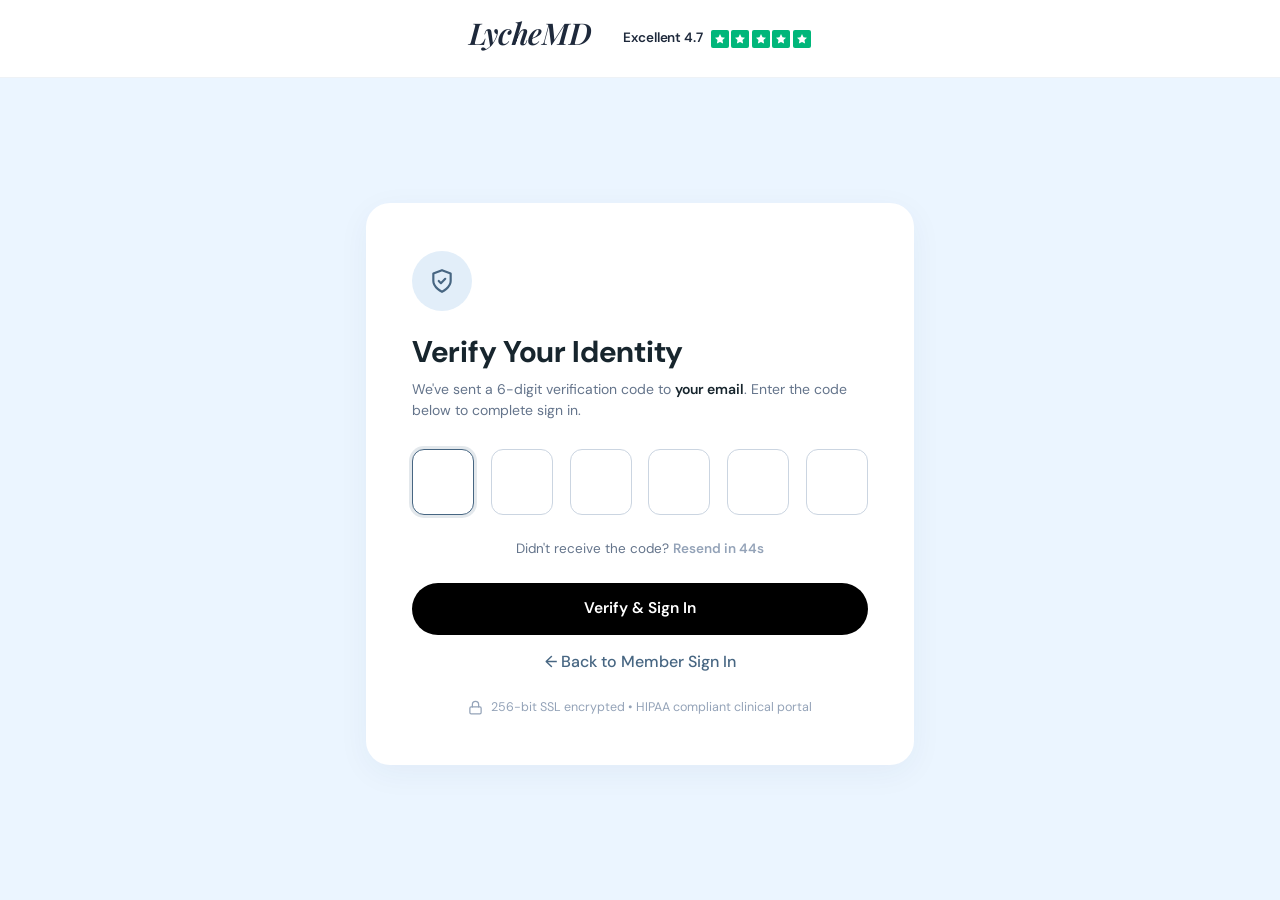
<file: verifylogin.html>
<!DOCTYPE html>
<html lang="en">

<head>
    <meta charset="UTF-8">
    <meta name="viewport" content="width=device-width, initial-scale=1.0">
    <title>Verify Identity — LycheMD</title>
    <meta name="description"
        content="Enter your 6-digit secure code to verify your identity and access your LycheMD member portal.">
    <meta name="theme-color" content="#ebf5ff">

    <!-- Favicon & Brand Icons -->
    <link rel="icon" type="image/svg+xml" href="Assets/images/favicon.svg">
    <link rel="icon" type="image/png" sizes="32x32" href="Assets/images/favicon-32x32.png">
    <link rel="icon" type="image/png" sizes="16x16" href="Assets/images/favicon-16x16.png">
    <link rel="apple-touch-icon" sizes="180x180" href="Assets/images/apple-touch-icon.png">
    <link rel="shortcut icon" href="favicon.ico">
    <link rel="manifest" href="site.webmanifest">

    <!-- Google Fonts: Plus Jakarta Sans, DM Sans & Playfair Display -->
    <link rel="preconnect" href="https://fonts.googleapis.com">
    <link rel="preconnect" href="https://fonts.gstatic.com" crossorigin>
    <link
        href="https://fonts.googleapis.com/css2?family=DM+Sans:ital,opsz,wght@0,9..40,100..1000;1,9..40,100..1000&family=Playfair+Display:ital,wght@0,400..900;1,400..900&family=Plus+Jakarta+Sans:ital,wght@0,200..800;1,200..800&display=swap"
        rel="stylesheet">

    <!-- Bootstrap 5 CSS -->
    <link href="https://cdn.jsdelivr.net/npm/bootstrap@5.3.3/dist/css/bootstrap.min.css" rel="stylesheet"
        integrity="sha384-QWTKZyjpPEjISv5WaRU9OFeRpok6YctnYmDr5pNlyT2bRjXh0JMhjY6hW+ALEwIH" crossorigin="anonymous">

    <!-- Custom Stylesheet -->
    <link rel="stylesheet" href="Assets/css/style.css?v=3.2">
</head>

<body class="auth-body">

    <!-- Minimal Brand Header with Trustpilot Rating -->
    <header class="intake-header" aria-label="LycheMD Header">
        <div class="container">
            <div class="intake-header-inner">
                <a href="index.html" class="intake-brand" aria-label="LycheMD Home">
                    <span class="intake-brand-title">LycheMD</span>
                </a>
                <div class="intake-trust-badge" aria-label="Trustpilot Rating: Excellent 4.7 out of 5 stars">
                    <span class="intake-trust-score">Excellent 4.7</span>
                    <div class="intake-trust-stars" aria-hidden="true">
                        <span class="tp-star-box">
                            <svg viewBox="0 0 24 24">
                                <path d="M12 2l3.09 6.26L22 9.27l-5 4.87 1.18 6.88L12 17.77l-6.18 3.25L7 14.14 2 9.27l6.91-1.01L12 2z" />
                            </svg>
                        </span>
                        <span class="tp-star-box">
                            <svg viewBox="0 0 24 24">
                                <path d="M12 2l3.09 6.26L22 9.27l-5 4.87 1.18 6.88L12 17.77l-6.18 3.25L7 14.14 2 9.27l6.91-1.01L12 2z" />
                            </svg>
                        </span>
                        <span class="tp-star-box">
                            <svg viewBox="0 0 24 24">
                                <path d="M12 2l3.09 6.26L22 9.27l-5 4.87 1.18 6.88L12 17.77l-6.18 3.25L7 14.14 2 9.27l6.91-1.01L12 2z" />
                            </svg>
                        </span>
                        <span class="tp-star-box">
                            <svg viewBox="0 0 24 24">
                                <path d="M12 2l3.09 6.26L22 9.27l-5 4.87 1.18 6.88L12 17.77l-6.18 3.25L7 14.14 2 9.27l6.91-1.01L12 2z" />
                            </svg>
                        </span>
                        <span class="tp-star-box">
                            <svg viewBox="0 0 24 24">
                                <path d="M12 2l3.09 6.26L22 9.27l-5 4.87 1.18 6.88L12 17.77l-6.18 3.25L7 14.14 2 9.27l6.91-1.01L12 2z" />
                            </svg>
                        </span>
                    </div>
                </div>
            </div>
        </div>
    </header>

    <!-- Main Verification Content Area -->
    <main class="auth-main" id="mainContent">
        <div class="container auth-container">
            <div class="auth-card">
                <!-- Security Shield Badge Icon -->
                <div class="auth-icon-badge" aria-hidden="true">
                    <svg viewBox="0 0 24 24" fill="none" stroke="currentColor" stroke-width="2"
                        stroke-linecap="round" stroke-linejoin="round">
                        <path d="M12 22s8-4 8-10V5l-8-3-8 3v7c0 6 8 10 8 10z" />
                        <polyline points="9 12 11 14 15 10" />
                    </svg>
                </div>

                <h1 class="auth-title">Verify Your Identity</h1>
                <p class="auth-subtitle">
                    We've sent a 6-digit verification code to
                    <strong id="verifyEmailDisplay" style="color: #17252d; font-weight: 600;">your email</strong>.
                    Enter the code below to complete sign in.
                </p>

                <form id="verifyForm" novalidate>
                    <!-- 6-digit OTP Inputs Grid -->
                    <div class="otp-inputs-grid" role="group" aria-label="6-Digit Verification Code">
                        <input type="text" class="otp-digit" inputmode="numeric" maxlength="1" pattern="[0-9]"
                            data-index="0" aria-label="Digit 1" autofocus required>
                        <input type="text" class="otp-digit" inputmode="numeric" maxlength="1" pattern="[0-9]"
                            data-index="1" aria-label="Digit 2" required>
                        <input type="text" class="otp-digit" inputmode="numeric" maxlength="1" pattern="[0-9]"
                            data-index="2" aria-label="Digit 3" required>
                        <input type="text" class="otp-digit" inputmode="numeric" maxlength="1" pattern="[0-9]"
                            data-index="3" aria-label="Digit 4" required>
                        <input type="text" class="otp-digit" inputmode="numeric" maxlength="1" pattern="[0-9]"
                            data-index="4" aria-label="Digit 5" required>
                        <input type="text" class="otp-digit" inputmode="numeric" maxlength="1" pattern="[0-9]"
                            data-index="5" aria-label="Digit 6" required>
                    </div>

                    <!-- Resend Code Timer -->
                    <div class="auth-resend-row">
                        Didn't receive the code?
                        <button type="button" class="btn-auth-resend" id="btnResend" disabled>
                            Resend in <span id="resendCountdown">45</span>s
                        </button>
                    </div>

                    <!-- Primary Action Button -->
                    <button type="submit" class="btn-auth-primary" id="btnSubmitVerify">
                        Verify &amp; Sign In
                    </button>

                    <!-- Back to Login Link -->
                    <div class="text-center mt-4">
                        <a href="login.html" class="auth-link">← Back to Member Sign In</a>
                    </div>
                </form>

                <!-- HIPAA / Security Badge -->
                <div class="auth-security-badge" aria-label="Security Notice">
                    <svg width="15" height="15" viewBox="0 0 24 24" fill="none" stroke="currentColor"
                        stroke-width="2" stroke-linecap="round" stroke-linejoin="round" aria-hidden="true">
                        <rect x="3" y="11" width="18" height="11" rx="2" ry="2" />
                        <path d="M7 11V7a5 5 0 0 1 10 0v4" />
                    </svg>
                    <span>256-bit SSL encrypted • HIPAA compliant clinical portal</span>
                </div>
            </div>
        </div>
    </main>

    <!-- Bootstrap 5 JS Bundle -->
    <script src="Assets/js/bootstrap.bundle.min.js"></script>

    <!-- GSAP 3 & Plugins -->
    <script src="Assets/js/gsap.min.js"></script>
    <script src="Assets/js/ScrollTrigger.min.js"></script>
    <script src="Assets/js/ScrollToPlugin.min.js"></script>

    <!-- Lenis Smooth Scroll -->
    <script src="Assets/js/lenis.min.js"></script>

    <!-- LycheMD Interactive Main Script -->
    <script src="Assets/js/main.js"></script>

    <!-- Interactive OTP & Verification Logic -->
    <script>
        (function () {
            // Read query params for user email
            const params = new URLSearchParams(window.location.search);
            const userEmail = params.get('email');
            const emailDisplay = document.getElementById('verifyEmailDisplay');
            if (userEmail && emailDisplay) {
                emailDisplay.textContent = userEmail;
            }

            // OTP Inputs auto-advance and backspace handling
            const otpInputs = document.querySelectorAll('.otp-digit');

            otpInputs.forEach((input, idx) => {
                input.addEventListener('input', (e) => {
                    const val = e.target.value;
                    if (val.length > 0) {
                        // Take only the last digit if multiple were entered
                        e.target.value = val[val.length - 1];
                        e.target.classList.add('filled');
                        if (idx < otpInputs.length - 1) {
                            otpInputs[idx + 1].focus();
                        }
                    } else {
                        e.target.classList.remove('filled');
                    }
                });

                input.addEventListener('keydown', (e) => {
                    if (e.key === 'Backspace' && !input.value && idx > 0) {
                        otpInputs[idx - 1].focus();
                    }
                });

                // Paste support (e.g. copying 6 digits from email)
                input.addEventListener('paste', (e) => {
                    e.preventDefault();
                    const pasteData = (e.clipboardData || window.clipboardData).getData('text').trim();
                    const digits = pasteData.replace(/\D/g, '').slice(0, 6);
                    if (digits) {
                        digits.split('').forEach((d, i) => {
                            if (otpInputs[i]) {
                                otpInputs[i].value = d;
                                otpInputs[i].classList.add('filled');
                            }
                        });
                        const nextFocus = Math.min(digits.length, otpInputs.length - 1);
                        otpInputs[nextFocus].focus();
                    }
                });
            });

            // Resend Countdown Timer
            let timeLeft = 45;
            const resendBtn = document.getElementById('btnResend');
            const countdownEl = document.getElementById('resendCountdown');

            const timer = setInterval(() => {
                timeLeft--;
                if (countdownEl) countdownEl.textContent = timeLeft;
                if (timeLeft <= 0) {
                    clearInterval(timer);
                    if (resendBtn) {
                        resendBtn.disabled = false;
                        resendBtn.textContent = 'Resend Code Now';
                    }
                }
            }, 1000);

            if (resendBtn) {
                resendBtn.addEventListener('click', () => {
                    resendBtn.disabled = true;
                    timeLeft = 45;
                    resendBtn.innerHTML = 'Resend in <span id="resendCountdown">45</span>s';
                    alert('A new 6-digit secure code has been sent to your email.');
                });
            }

            // Verify Submission
            const verifyForm = document.getElementById('verifyForm');
            const submitBtn = document.getElementById('btnSubmitVerify');

            if (verifyForm) {
                verifyForm.addEventListener('submit', (e) => {
                    e.preventDefault();
                    let code = '';
                    otpInputs.forEach(i => code += i.value);

                    if (code.length < 6) {
                        // Pre-fill demo digits if empty for instant easy testing
                        otpInputs.forEach((inp, i) => {
                            if (!inp.value) inp.value = (i + 1).toString();
                            inp.classList.add('filled');
                        });
                    }

                    if (submitBtn) {
                        submitBtn.disabled = true;
                        submitBtn.innerHTML = '<span>Verifying...</span>';
                    }

                    setTimeout(() => {
                        if (submitBtn) {
                            submitBtn.style.backgroundColor = '#16a34a';
                            submitBtn.innerHTML = '✓ Success! Entering Portal...';
                        }
                        setTimeout(() => {
                            window.location.href = 'order-confirmation.html';
                        }, 700);
                    }, 600);
                });
            }
        })();
    </script>
</body>

</html>
</file>
<file: Assets/css/style.css>
html {
    font-size: 62.5%;
    /* Because 16px default -> 1rem = 10px */
    scroll-behavior: smooth;
    scroll-padding-top: 8.5rem;
}

/* GSAP & Lenis Smooth Scroll Integration */
html.lenis,
html.lenis body {
    height: auto;
}

.lenis.lenis-smooth {
    scroll-behavior: auto !important;
}

.lenis.lenis-smooth [data-lenis-prevent] {
    overscroll-behavior: contain;
}

.lenis.lenis-stopped {
    overflow: hidden;
}

.lenis.lenis-scrolling iframe {
    pointer-events: none;
}

/* ==========================================================================
   LycheMD Luxury Page Loader
   ========================================================================== */
.page-loader {
    position: fixed;
    top: 0;
    left: 0;
    width: 100vw;
    height: 100vh;
    height: 100dvh;
    background-color: #070b0f;
    z-index: 9999999;
    display: flex;
    align-items: center;
    justify-content: center;
    overflow: hidden;
    pointer-events: all;
    user-select: none;
    -webkit-user-select: none;
    will-change: transform;
}

.loader-ambient-glow {
    position: absolute;
    top: 50%;
    left: 50%;
    width: 650px;
    height: 650px;
    transform: translate(-50%, -50%);
    background: radial-gradient(circle, rgba(212, 175, 55, 0.12) 0%, rgba(212, 175, 55, 0.03) 45%, transparent 70%);
    pointer-events: none;
    filter: blur(50px);
}

.loader-content {
    position: relative;
    z-index: 2;
    display: flex;
    flex-direction: column;
    align-items: center;
    text-align: center;
    padding: 2.4rem;
    will-change: transform, opacity;
}

.loader-crest {
    margin-bottom: 2.2rem;
    animation: loaderCrestSpin 24s linear infinite;
    display: flex;
    align-items: center;
    justify-content: center;
    filter: drop-shadow(0 0 12px rgba(212, 175, 55, 0.35));
}

@keyframes loaderCrestSpin {
    from {
        transform: rotate(0deg);
    }

    to {
        transform: rotate(360deg);
    }
}

.loader-brand-wrap {
    overflow: hidden;
    margin-bottom: 0.8rem;
}

.loader-brand {
    display: inline-block;
    font-family: var(--font-serif);
    font-style: italic;
    font-weight: 600;
    font-size: 5.4rem;
    line-height: 1.1;
    color: #ffffff;
    letter-spacing: 0.02em;
    background: linear-gradient(135deg, #ffffff 25%, #f4e8c1 70%, #d4af37 100%);
    -webkit-background-clip: text;
    -webkit-text-fill-color: transparent;
    filter: drop-shadow(0 4px 18px rgba(212, 175, 55, 0.28));
}

.loader-tagline-wrap {
    overflow: hidden;
    margin-bottom: 3.2rem;
}

.loader-tagline {
    display: inline-block;
    font-family: var(--font-primary);
    font-size: 1.15rem;
    font-weight: 500;
    letter-spacing: 0.36em;
    text-transform: uppercase;
    color: rgba(212, 175, 55, 0.85);
}

.loader-progress-wrap {
    display: flex;
    flex-direction: column;
    align-items: center;
    gap: 1.2rem;
    width: 220px;
}

.loader-progress-track {
    width: 100%;
    height: 1.5px;
    background: rgba(255, 255, 255, 0.08);
    border-radius: 2px;
    overflow: hidden;
    position: relative;
}

.loader-progress-fill {
    width: 0%;
    height: 100%;
    background: linear-gradient(90deg, #b8860b 0%, #d4af37 40%, #fae69e 85%, #ffffff 100%);
    box-shadow: 0 0 10px rgba(212, 175, 55, 0.8);
    border-radius: 2px;
    will-change: width;
}

.loader-status-row {
    width: 100%;
    display: flex;
    align-items: center;
    justify-content: space-between;
    font-family: var(--font-primary);
    font-size: 1.05rem;
    letter-spacing: 0.22em;
    color: rgba(255, 255, 255, 0.42);
    font-variant-numeric: tabular-nums;
}

.loader-status-text {
    font-weight: 500;
    color: rgba(212, 175, 55, 0.7);
}

.loader-counter {
    font-weight: 400;
    color: rgba(255, 255, 255, 0.65);
}

.loader-curtain-edge {
    position: absolute;
    bottom: 0;
    left: 0;
    width: 100%;
    height: 1.5px;
    background: linear-gradient(90deg, transparent 5%, rgba(212, 175, 55, 0.8) 50%, transparent 95%);
    box-shadow: 0 0 16px rgba(212, 175, 55, 0.65);
}

@media (max-width: 768px) {
    .loader-brand {
        font-size: 4.2rem;
    }

    .loader-tagline {
        font-size: 1rem;
        letter-spacing: 0.28em;
    }

    .loader-progress-wrap {
        width: 180px;
    }
}

/* GSAP Heading Fade Up Performance & Anti-Aliasing */
h1,
h2,
h3,
h4,
h5,
h6 {
    backface-visibility: hidden;
    -webkit-backface-visibility: hidden;
    transform: translateZ(0);
}

p {
    margin: 0;
}

img {
    max-width: 100%;
    height: auto;
    display: block;
}

ul,
ol,
li {
    margin: 0;
    list-style: none;
    padding: 0;
}

a {
    text-decoration: none;
    color: inherit;
    transition: color 0.2s ease, opacity 0.2s ease;
}

* {
    padding: 0;
    margin: 0;
    box-sizing: border-box;
}

:root {
    --font-primary: "DM Sans", sans-serif;
    --font-serif: 'Playfair Display', Georgia, 'Times New Roman', serif;
    --color-bg-dark: #090e13;
    --color-primary: #FCE581;
    --color-primary-hover: #ffffff;
    --color-btn-text: #000000;
    --color-text-white: #ffffff;
    --color-text-base-dark: #1F1F1F;
    --color-text-subtle-dark: #444444;
    --color-text-muted: rgba(255, 255, 255, 0.65);
    --color-border-subtle: rgba(255, 255, 255, 0.08);
}

body {
    font-family: var(--font-primary);
    font-size: 1.6rem;
    font-weight: 400;
    line-height: 1.5;
    color: var(--color-text-white);
    overflow-x: clip;
    -webkit-font-smoothing: antialiased;
    -moz-osx-font-smoothing: grayscale;
}

/* ==========================================================================
   4K & Ultra-Wide Responsive Containers (Provided)
   ========================================================================== */

@media (min-width: 2040px) {

    .container,
    .container-lg,
    .container-md,
    .container-sm,
    .container-xl,
    .container-xxl {
        max-width: 178rem;
    }
}

@media (min-width: 2240px) {

    .container,
    .container-lg,
    .container-md,
    .container-sm,
    .container-xl,
    .container-xxl {
        max-width: 198rem;
    }
}

@media (min-width: 2440px) {

    .container,
    .container-lg,
    .container-md,
    .container-sm,
    .container-xl,
    .container-xxl {
        max-width: 218rem;
    }
}

@media (min-width: 2640px) {

    .container,
    .container-lg,
    .container-md,
    .container-sm,
    .container-xl,
    .container-xxl {
        max-width: 238rem;
    }
}

/* ==========================================================================
   Header & Navigation
   ========================================================================== */

.site-header {
    position: absolute;
    top: 0;
    left: 0;
    width: 100%;
    z-index: 1040;
    padding-top: 3.2rem;
    padding-bottom: 2.0rem;
    transition: background-color 0.3s cubic-bezier(0.16, 1, 0.3, 1),
        backdrop-filter 0.3s cubic-bezier(0.16, 1, 0.3, 1),
        padding 0.3s ease,
        border-color 0.3s ease;
}

.site-header.scrolled {
    position: fixed;
    background: rgba(9, 14, 19, 0.88);
    backdrop-filter: blur(20px);
    -webkit-backdrop-filter: blur(20px);
    padding-top: 1.6rem;
    padding-bottom: 1.6rem;
    border-bottom: 1px solid var(--color-border-subtle);
    box-shadow: 0 10px 30px rgba(0, 0, 0, 0.25);
}

.header-inner {
    display: grid;
    grid-template-columns: 1fr auto 1fr;
    align-items: center;
    width: 100%;
}

.nav-group-left {
    display: flex;
    align-items: center;
    gap: clamp(2.0rem, 2.5vw, 3.2rem);
    justify-content: flex-start;
}

.nav-brand-center {
    display: flex;
    align-items: center;
    justify-content: center;
}

.nav-group-right {
    display: flex;
    align-items: center;
    gap: clamp(2.0rem, 2.5vw, 3.2rem);
    justify-content: flex-end;
}

.brand-title {
    font-family: var(--font-serif);
    font-style: italic;
    font-weight: 600;
    font-size: 3.5rem;
    line-height: 1;
    color: var(--color-text-white);
    letter-spacing: 0.02em;
    text-decoration: none;
    transition: opacity 0.2s ease, transform 0.2s ease;
}

.brand-title:hover {
    color: var(--color-text-white);
    opacity: 0.88;
}

.nav-link-custom {
    font-family: var(--font-primary);
    font-size: 1.6rem;
    font-weight: 400;
    color: rgba(255, 255, 255, 0.88);
    letter-spacing: 0.01em;
    display: inline-flex;
    align-items: center;
    gap: 0.5rem;
    padding: 0.5rem 0;
    position: relative;
    white-space: nowrap;
    transition: color 0.22s ease, transform 0.22s ease;
}

/* Dropdown */
.nav-dropdown {
    position: relative;
}

.nav-dropdown:hover .chevron-icon,
.nav-dropdown.show .chevron-icon {
    transform: rotate(180deg);
}

.dropdown-menu-lychemd {
    position: absolute;
    top: 100%;
    left: 0;
    min-width: 30rem;
    background: rgba(14, 20, 27, 0.96);
    backdrop-filter: blur(24px);
    -webkit-backdrop-filter: blur(24px);
    border: 1px solid var(--color-border-subtle);
    border-radius: 1.4rem;
    padding: 1.2rem;
    margin-top: 1.2rem;
    opacity: 0;
    visibility: hidden;
    transform: translateY(10px);
    transition: opacity 0.25s ease, transform 0.25s ease, visibility 0.25s ease;
    box-shadow: 0 20px 40px rgba(0, 0, 0, 0.45);
    z-index: 1060;
}

.nav-dropdown:hover .dropdown-menu-lychemd,
.nav-dropdown:focus-within .dropdown-menu-lychemd,
.nav-dropdown.show .dropdown-menu-lychemd {
    opacity: 1;
    visibility: visible;
    transform: translateY(0);
}

.dropdown-link-item {
    display: block;
    padding: 0.95rem 1.4rem;
    border-radius: 0.9rem;
    color: rgba(255, 255, 255, 0.92);
    transition: background 0.2s ease, color 0.2s ease, transform 0.2s ease;
}

.dropdown-link-item:hover {
    background: rgba(253, 229, 133, 0.1);
    color: var(--color-primary);
    transform: translateX(4px);
}

.dropdown-link-item .item-title {
    font-size: 1.45rem;
    font-weight: 500;
    display: block;
    line-height: 1.3;
}

.dropdown-link-item .item-desc {
    font-size: 1.2rem;
    color: var(--color-text-muted);
    display: block;
    margin-top: 0.35rem;
    line-height: 1.35;
}

/* Mobile Nav Toggle */
.mobile-toggle-btn {
    display: flex;
    flex-direction: column;
    justify-content: center;
    align-items: center;
    gap: 0.5rem;
    width: 4.4rem;
    height: 4.4rem;
    background: rgba(255, 255, 255, 0.08);
    border: 1px solid rgba(255, 255, 255, 0.15);
    border-radius: 0.8rem;
    cursor: pointer;
    padding: 0;
    z-index: 1050;
    transition: background 0.2s ease, border-color 0.2s ease;
}

.mobile-toggle-btn:hover {
    background: rgba(255, 255, 255, 0.15);
    border-color: rgba(255, 255, 255, 0.3);
}

.mobile-toggle-btn span {
    display: block;
    width: 2.2rem;
    height: 2px;
    background-color: var(--color-text-white);
    border-radius: 2px;
    transition: transform 0.25s ease, opacity 0.25s ease;
}

/* Offcanvas Drawer */
.offcanvas-lychemd {
    background: rgba(9, 14, 19, 0.98);
    backdrop-filter: blur(24px);
    -webkit-backdrop-filter: blur(24px);
    border-left: 1px solid var(--color-border-subtle);
    color: var(--color-text-white);
    width: 34rem;
    max-width: 85vw;
}

.offcanvas-lychemd .offcanvas-header {
    padding: 2.4rem;
    border-bottom: 1px solid var(--color-border-subtle);
}

.offcanvas-lychemd .offcanvas-body {
    padding: 2.4rem;
    display: flex;
    flex-direction: column;
    justify-content: space-between;
}

.mobile-nav-list {
    display: flex;
    flex-direction: column;
    gap: 0.4rem;
}

.mobile-nav-item {
    font-size: 1.8rem;
    font-weight: 400;
    color: rgba(255, 255, 255, 0.9);
    padding: 1.2rem 0;
    border-bottom: 1px solid rgba(255, 255, 255, 0.06);
    display: flex;
    align-items: center;
    justify-content: space-between;
    transition: color 0.2s ease, padding-left 0.2s ease;
}

.mobile-nav-item:hover {
    color: var(--color-primary);
    padding-left: 0.6rem;
}

.mobile-nav-footer {
    padding-top: 2.4rem;
    border-top: 1px solid var(--color-border-subtle);
}

.mobile-nav-footer .btn-hero-cta {
    padding: 1.4rem 2.8rem;
    justify-content: center;
    gap: 2.4rem;
}

/* ==========================================================================
   Hero Section
   ========================================================================== */

.hero-section {
    position: relative;
    min-height: 100vh;
    display: flex;
    align-items: flex-start;
    background-color: #0b1118;
    background-image:
        linear-gradient(90deg,
            rgba(11, 17, 24, 0.28) 0%,
            rgba(11, 17, 24, 0.10) 42%,
            rgba(11, 17, 24, 0) 70%),
        url('../images/hero-poster.jpg');
    background-size: cover;
    background-position: center right;
    background-repeat: no-repeat;
    padding-top: clamp(35rem, 38vh, 32rem);
    padding-bottom: 6rem;
    overflow: hidden;
}

/* Background Video */
.hero-video-wrapper {
    position: absolute;
    top: 0;
    left: 0;
    width: 100%;
    height: 100%;
    z-index: 1;
    overflow: hidden;
    pointer-events: none;
}

.hero-video {
    width: 100%;
    height: 100%;
    object-fit: cover;
    object-position: center right;
    display: block;
}

.hero-video-overlay {
    position: absolute;
    top: 0;
    left: 0;
    width: 100%;
    height: 100%;
    background: linear-gradient(90deg,
            rgba(11, 17, 24, 0.28) 0%,
            rgba(11, 17, 24, 0.10) 42%,
            rgba(11, 17, 24, 0) 70%);
    z-index: 1;
    pointer-events: none;
}


.hero-content-wrapper {
    position: relative;
    z-index: 2;
}

.hero-title {
    display: flex;
    flex-direction: column;
    margin-bottom: 3rem;
    line-height: 1.01;
}

.hero-title-sans {
    font-family: var(--font-primary);
    font-size: 10.5rem;
    font-weight: 500;
    color: var(--color-text-white);
}

.hero-title-serif {
    font-family: var(--font-serif);
    font-style: italic;
    font-weight: 500;
    font-size: 10.5rem;
    color: var(--color-text-white);
}

.hero-description {
    font-family: var(--font-primary);
    font-size: 1.7rem;
    line-height: 1.55;
    font-weight: 400;
    color: rgba(255, 255, 255, 0.92);
    margin-bottom: 2.8rem;
}

/* CTA Button */
.btn-hero-cta {
    display: inline-flex;
    align-items: center;
    background-color: var(--color-primary);
    color: var(--color-btn-text);
    font-family: 'Plus Jakarta Sans', var(--font-primary), sans-serif;
    font-size: 1.85rem;
    font-weight: 600;
    letter-spacing: -0.01em;
    padding: 1.3rem 1.8rem 1.3rem 6.2rem;
    min-height: 5.4rem;
    gap: 3.8rem;
    border-radius: 9999px;
    border: none;
    text-decoration: none;
    line-height: 1;
    white-space: nowrap;
    width: fit-content;
    box-sizing: border-box;
    transition: transform 0.25s cubic-bezier(0.16, 1, 0.3, 1),
        background-color 0.25s ease,
        box-shadow 0.25s ease;
    cursor: pointer;
}

.btn-hero-cta:hover {
    background-color: #ebf5ff;
    color: var(--color-btn-text);
    transform: translateY(-2px);
}

.btn-hero-cta:active {
    transform: translateY(0);
    box-shadow: 0 4px 12px rgba(0, 0, 0, 0.2);
}

.btn-hero-cta .cta-arrow {
    width: 2.3rem;
    height: 1.2rem;
    display: inline-block;
    flex-shrink: 0;
    transition: transform 0.25s ease;
}

.btn-hero-cta:hover .cta-arrow {
    transform: translateX(4px);
}

/* ==========================================================================
   Responsive Scaling: 4K, 2K, Tablets & Mobile Devices
   ========================================================================== */

/* 4K and Ultra-Wide Responsive Enhancements */
@media (min-width: 2040px) {
    .hero-section {
        background-image:
            linear-gradient(90deg,
                rgba(11, 17, 24, 0.35) 0%,
                rgba(11, 17, 24, 0.12) 42%,
                rgba(11, 17, 24, 0) 70%),
            url('../images/hero-poster.jpg');
        padding-top: clamp(28rem, 40vh, 44rem);
        padding-bottom: 12rem;
    }

    .hero-title-sans {
        font-size: 8.8rem;
    }

    .hero-title-serif {
        font-size: 10.4rem;
    }

    .hero-description {
        font-size: 1.8rem;
        max-width: 58rem;
        margin-bottom: 4.4rem;
    }

    .btn-hero-cta {
        font-size: 2.1rem;
        padding: 1.5rem 2.2rem 1.5rem 7.2rem;
        gap: 4.4rem;
        min-height: 6.0rem;
    }

    .btn-hero-cta .cta-arrow {
        width: 2.7rem;
        height: 1.4rem;
    }

    .brand-title {
        font-size: 3.4rem;
    }

    .nav-link-custom {
        font-size: 1.65rem;
    }

    .nav-group-left,
    .nav-group-right {
        gap: 4.4rem;
    }
}

@media (min-width: 2240px) {
    .hero-title-sans {
        font-size: 9.8rem;
    }

    .hero-title-serif {
        font-size: 11.6rem;
    }

    .hero-description {
        font-size: 2.0rem;
        max-width: 64rem;
    }

    .btn-hero-cta {
        font-size: 2.4rem;
        padding: 1.7rem 2.4rem 1.7rem 8.2rem;
        gap: 5.0rem;
        min-height: 6.8rem;
    }

    .btn-hero-cta .cta-arrow {
        width: 3.0rem;
        height: 1.55rem;
    }

    .brand-title {
        font-size: 3.8rem;
    }

    .nav-link-custom {
        font-size: 1.8rem;
    }
}

@media (min-width: 2440px) {
    .hero-title-sans {
        font-size: 10.8rem;
    }

    .hero-title-serif {
        font-size: 12.8rem;
    }

    .hero-description {
        font-size: 2.2rem;
        max-width: 70rem;
    }

    .btn-hero-cta {
        font-size: 2.7rem;
        padding: 1.9rem 2.8rem 1.9rem 9.2rem;
        gap: 5.6rem;
        min-height: 7.6rem;
    }

    .btn-hero-cta .cta-arrow {
        width: 3.4rem;
        height: 1.75rem;
    }
}

@media (min-width: 2640px) {
    .hero-title-sans {
        font-size: 12.0rem;
    }

    .hero-title-serif {
        font-size: 14.2rem;
    }

    .hero-description {
        font-size: 2.4rem;
        max-width: 76rem;
    }

    .btn-hero-cta {
        font-size: 3.0rem;
        padding: 2.1rem 3.2rem 2.1rem 10.2rem;
        gap: 6.4rem;
        min-height: 8.4rem;
    }

    .btn-hero-cta .cta-arrow {
        width: 3.8rem;
        height: 2.0rem;
    }
}

/* Tablet & Medium Screens */
@media (max-width: 991.98px) {
    .site-header {
        padding-top: 2.0rem;
        padding-bottom: 2.0rem;
    }

    .header-inner {
        display: none;
    }

    .header-mobile-bar {
        display: flex !important;
        justify-content: space-between;
        align-items: center;
        width: 100%;
    }

    .mobile-toggle-btn {
        display: flex;
    }

    .hero-section {
        min-height: auto;
        background-image:
            linear-gradient(180deg,
                rgba(9, 14, 19, 0.55) 0%,
                rgba(9, 14, 19, 0.20) 30%,
                rgba(9, 14, 19, 0.60) 65%,
                rgba(9, 14, 19, 0.94) 100%),
            url('../images/hero-poster.jpg');
        background-position: 72% center;
        padding-top: 13rem;
        padding-bottom: 5.5rem;
    }

    .hero-video {
        object-position: 72% center;
    }

    .hero-video-overlay {
        background: linear-gradient(180deg,
                rgba(9, 14, 19, 0.55) 0%,
                rgba(9, 14, 19, 0.20) 30%,
                rgba(9, 14, 19, 0.60) 65%,
                rgba(9, 14, 19, 0.94) 100%);
    }


    .hero-title-sans {
        font-size: clamp(3.8rem, 8.5vw, 5.4rem);
    }

    .hero-title-serif {
        font-size: clamp(4.4rem, 10vw, 6.2rem);
    }

    .hero-description {
        font-size: 1.45rem;
        max-width: 100%;
        margin-bottom: 2.8rem;
    }

    /* Prevent subpixel gap / line between adjacent sections on mobile */
    .expert-care-section,
    .wellness-steps-section,
    .popular-treatments-section,
    .care-options-section,
    .testimonials-section,
    .faq-section {
        border: none !important;
        outline: none !important;
        box-shadow: none;
    }

    .wellness-steps-section,
    .care-options-section,
    .testimonials-section {
        margin-top: -2px;
        position: relative;
    }
}

/* Tablet & Mobile Container Spacing */
@media (max-width: 767.98px) {
    .container {
        padding-left: 2.0rem;
        padding-right: 2.0rem;
    }
}

/* Mobile Screens */
@media (max-width: 575.98px) {
    .site-header {
        padding-top: 1.6rem;
        padding-bottom: 1.6rem;
    }

    .hero-section {
        min-height: auto;
        padding-top: 10.5rem;
        padding-bottom: 4rem;
    }

    .hero-title-sans {
        font-size: 5.6rem;
    }

    .hero-title-serif {
        font-size: 5.6rem;
    }

    .hero-description {
        font-size: 1.35rem;
        line-height: 1.6;
    }

    .btn-hero-cta {
        padding: 1.1rem 1.4rem 1.1rem 4.6rem;
        font-size: 1.5rem;
        gap: 2.8rem;
        min-height: 4.4rem;
    }

    .btn-hero-cta .cta-arrow {
        width: 1.9rem;
        height: 1.0rem;
    }
}

/* ==========================================================================
   Focus Areas Section ("What would you like help with?")
   ========================================================================== */

:root {
    --container-left-offset: max(1.5rem, calc((100vw - 1320px) / 2 + 1.5rem));
}

@media (max-width: 1399.98px) {
    :root {
        --container-left-offset: max(1.5rem, calc((100vw - 1140px) / 2 + 1.5rem));
    }
}

@media (max-width: 1199.98px) {
    :root {
        --container-left-offset: max(1.5rem, calc((100vw - 960px) / 2 + 1.5rem));
    }
}

@media (max-width: 991.98px) {
    :root {
        --container-left-offset: max(1.5rem, calc((100vw - 720px) / 2 + 1.5rem));
    }
}

@media (max-width: 767.98px) {
    :root {
        --container-left-offset: 2.0rem;
    }
}

@media (min-width: 2040px) {
    :root {
        --container-left-offset: max(2.0rem, calc((100vw - 178rem) / 2 + 1.5rem));
    }
}

@media (min-width: 2240px) {
    :root {
        --container-left-offset: max(2.0rem, calc((100vw - 198rem) / 2 + 1.5rem));
    }
}

@media (min-width: 2440px) {
    :root {
        --container-left-offset: max(2.0rem, calc((100vw - 218rem) / 2 + 1.5rem));
    }
}

@media (min-width: 2640px) {
    :root {
        --container-left-offset: max(2.0rem, calc((100vw - 238rem) / 2 + 1.5rem));
    }
}

.focus-areas-section {
    background-color: #ffffff;
    padding-top: clamp(6.0rem, 7vw, 9.0rem);
    padding-bottom: clamp(5.0rem, 6vw, 7.5rem);
    position: relative;
    overflow: hidden;
    color: #14171a;
}

.focus-title {
    font-family: var(--font-primary);
    font-size: clamp(3.2rem, 3.8vw, 4.5rem);
    font-weight: 500;
    color: var(--color-text-base-dark);
    line-height: 1.18;
    margin-bottom: 1.4rem;
}

.focus-title .title-serif {
    font-family: var(--font-serif);
    font-style: italic;
    font-weight: 500;
}

.focus-subtitle {
    font-family: var(--font-primary);
    font-size: clamp(1.45rem, 1.5vw, 1.8rem);
    font-weight: 400;
    color: var(--color-text-subtle-dark);
    line-height: 1.5;
    max-width: 56rem;
    margin-left: auto;
    margin-right: auto;
    margin-bottom: clamp(3.6rem, 4.2vw, 4.8rem);
}

/* Slider Viewport & Track */
.focus-slider-outer {
    width: 100%;
    position: relative;
    overflow: hidden;
}

.focus-slider-wrapper {
    width: 100%;
    margin-left: 0;
    overflow-x: auto;
    overflow-y: hidden;
    scroll-behavior: auto;
    scrollbar-width: none;
    -ms-overflow-style: none;
    -webkit-overflow-scrolling: touch;
    padding-left: 0;
    cursor: grab;
    user-select: none;
    outline: none;
}

.focus-slider-wrapper::-webkit-scrollbar {
    display: none;
}

.focus-slider-wrapper.is-dragging {
    cursor: grabbing;
}

.focus-slider-track {
    display: inline-flex;
    align-items: stretch;
    gap: clamp(1.6rem, 1.2vw, 2.0rem);
    padding-right: clamp(3.0rem, 5vw, 6.0rem);
    will-change: transform;
}

.focus-slider-spacer {
    flex-shrink: 0;
    width: 0;
    height: 0;
    align-self: flex-start;
    pointer-events: none;
    visibility: hidden;
}

/* Cards */
.focus-card {
    flex: 0 0 clamp(27.5rem, 18vw, 34.5rem);
    width: clamp(27.5rem, 18vw, 34.5rem);
    height: clamp(33.5rem, 22vw, 42.5rem);
    border-radius: 2.4rem;
    position: relative;
    overflow: hidden;
    background-color: #f3f4f6;
    transition: transform 0.3s cubic-bezier(0.16, 1, 0.3, 1), box-shadow 0.3s ease;
    cursor: pointer;
}

.focus-card-inner {
    position: relative;
    width: 100%;
    height: 100%;
    border-radius: inherit;
    overflow: hidden;
}

.focus-card-img {
    width: 100%;
    height: 100%;
    object-fit: cover;
    display: block;
    transition: transform 0.45s ease;
    user-select: none;
    -webkit-user-drag: none;
}

.focus-card:hover .focus-card-img {
    transform: scale(1.05);
}

.focus-card-overlay {
    position: absolute;
    inset: 0;
    background: linear-gradient(180deg, rgba(0, 0, 0, 0) 35%, rgba(0, 0, 0, 0.22) 65%, rgba(0, 0, 0, 0.72) 100%);
    pointer-events: none;
    z-index: 1;
}

.focus-card-badge {
    position: absolute;
    top: 1.6rem;
    left: 1.6rem;
    background: #ffffff;
    color: #111827;
    font-family: var(--font-primary);
    font-size: 1.2rem;
    font-weight: 500;
    padding: 0.5rem 1.25rem;
    border-radius: 9999px;
    letter-spacing: -0.01em;
    box-shadow: 0 2px 6px rgba(0, 0, 0, 0.08);
    z-index: 2;
    pointer-events: none;
    line-height: 1.2;
}

.focus-card-footer {
    position: absolute;
    bottom: 1.8rem;
    left: 1.8rem;
    right: 1.8rem;
    display: flex;
    align-items: flex-end;
    justify-content: space-between;
    gap: 1.2rem;
    z-index: 2;
}

.focus-card-title {
    color: #ffffff;
    font-family: var(--font-primary);
    font-size: 1.85rem;
    font-weight: 500;
    line-height: 1.25;
    letter-spacing: -0.01em;
    margin: 0;
    text-shadow: 0 1px 3px rgba(0, 0, 0, 0.35);
}

.focus-card-btn {
    flex-shrink: 0;
    width: 3.6rem;
    height: 3.6rem;
    border-radius: 50%;
    background: #ffffff;
    color: #111827;
    display: inline-flex;
    align-items: center;
    justify-content: center;
    text-decoration: none;
    transition: transform 0.25s cubic-bezier(0.16, 1, 0.3, 1),
        background-color 0.25s ease,
        color 0.25s ease,
        box-shadow 0.25s ease;
    box-shadow: 0 2px 8px rgba(0, 0, 0, 0.15);
}

.focus-card-btn:hover {
    background-color: var(--color-primary);
    color: #000000;
    transform: scale(1.12);
    box-shadow: 0 4px 12px rgba(0, 0, 0, 0.2);
}

/* Navigation Controls (Prev / Next Buttons) */
.focus-slider-controls {
    display: flex;
    align-items: center;
    justify-content: center;
    gap: 2.8rem;
    margin-top: clamp(2.8rem, 3.5vw, 4.0rem);
}

.focus-nav-btn {
    background: transparent;
    border: none;
    padding: 0.8rem;
    display: inline-flex;
    align-items: center;
    justify-content: center;
    color: #111827;
    cursor: pointer;
    transition: opacity 0.2s ease, transform 0.2s ease, color 0.2s ease;
    outline: none;
    border-radius: 50%;
    line-height: 1;
}

.focus-nav-btn:hover {
    opacity: 0.6;
    transform: scale(1.15);
}

.focus-nav-btn:active {
    transform: scale(0.95);
}

/* ==========================================================================
   Responsive Enhancements for Focus Areas Section
   ========================================================================== */

/* 4K and Ultra-Wide Displays */
@media (min-width: 2040px) {
    .focus-title {
        font-size: 5.4rem;
        margin-bottom: 2.0rem;
    }

    .focus-subtitle {
        font-size: 2.0rem;
        max-width: 68rem;
        margin-bottom: 5.6rem;
    }

    .focus-card {
        flex: 0 0 38rem;
        width: 38rem;
        height: 46.5rem;
        border-radius: 2.8rem;
    }

    .focus-card-title {
        font-size: 2.2rem;
    }

    .focus-card-badge {
        font-size: 1.35rem;
        padding: 0.6rem 1.4rem;
        top: 1.8rem;
        left: 1.8rem;
    }

    .focus-card-footer {
        bottom: 2.0rem;
        left: 2.0rem;
        right: 2.0rem;
    }

    .focus-card-btn {
        width: 4.2rem;
        height: 4.2rem;
    }

    .focus-card-btn svg {
        width: 14px;
        height: 14px;
    }

    .focus-slider-track {
        gap: 2.4rem;
    }

    .focus-slider-controls {
        margin-top: 4.8rem;
        gap: 3.4rem;
    }

    .focus-nav-btn svg {
        width: 12px;
        height: 22px;
    }
}

@media (min-width: 2240px) {
    .focus-title {
        font-size: 5.8rem;
    }

    .focus-card {
        flex: 0 0 42rem;
        width: 42rem;
        height: 51.0rem;
        border-radius: 3.0rem;
    }

    .focus-card-title {
        font-size: 2.4rem;
    }

    .focus-card-btn {
        width: 4.4rem;
        height: 4.4rem;
    }
}

@media (min-width: 2440px) {
    .focus-title {
        font-size: 6.2rem;
    }

    .focus-card {
        flex: 0 0 46rem;
        width: 46rem;
        height: 55.5rem;
        border-radius: 3.2rem;
    }

    .focus-card-title {
        font-size: 2.6rem;
    }
}

@media (min-width: 2640px) {
    .focus-title {
        font-size: 6.8rem;
    }

    .focus-card {
        flex: 0 0 50rem;
        width: 50rem;
        height: 60.0rem;
        border-radius: 3.6rem;
    }

    .focus-card-title {
        font-size: 2.8rem;
    }
}

/* Tablet & Mobile Breakpoints */
@media (max-width: 1199.98px) {
    .focus-card {
        flex: 0 0 25.5rem;
        width: 25.5rem;
        height: 31.0rem;
        border-radius: 2.2rem;
    }

    .focus-card-title {
        font-size: 1.7rem;
    }
}

@media (max-width: 991.98px) {
    .focus-card {
        flex: 0 0 23.5rem;
        width: 23.5rem;
        height: 28.5rem;
        border-radius: 2.0rem;
    }

    .focus-card-title {
        font-size: 1.6rem;
    }
}

@media (max-width: 767.98px) {
    .focus-card {
        flex: 0 0 22.0rem;
        width: 22.0rem;
        height: 26.5rem;
        border-radius: 1.8rem;
    }

    .focus-card-title {
        font-size: 1.5rem;
    }

    .focus-card-badge {
        font-size: 1.1rem;
        padding: 0.4rem 1.0rem;
    }

    .focus-slider-track {
        gap: 1.4rem;
    }

    .focus-slider-controls {
        margin-top: 3.0rem;
        gap: 2.4rem;
    }
}

@media (max-width: 575.98px) {
    .focus-card {
        flex: 0 0 20.0rem;
        width: 20.0rem;
        height: 24.5rem;
        border-radius: 1.6rem;
    }

    .focus-card-title {
        font-size: 1.4rem;
    }

    .focus-card-badge {
        font-size: 1.05rem;
        padding: 0.35rem 0.9rem;
    }

    .focus-card-btn {
        width: 3.0rem;
        height: 3.0rem;
    }

    .focus-card-btn svg {
        width: 11px;
        height: 11px;
    }
}

/* ==========================================================================
   Brand Marquee Section (Press / Featured In Publications)
   ========================================================================== */

.brand-marquee-section {
    width: 100%;
    overflow: hidden;
    background: linear-gradient(90deg, #4c6a84 0%, #57605a 50%, #625630 100%);
    padding: clamp(1.4rem, 1.5vw, 2rem) 0;
    user-select: none;
    position: relative;
    z-index: 5;
    display: flex;
    align-items: center;
}

.brand-marquee-track {
    display: flex;
    width: max-content;
    align-items: center;
    will-change: transform;
}

.brand-marquee-group {
    display: flex;
    align-items: center;
    justify-content: space-around;
    flex-shrink: 0;
    gap: clamp(3.2rem, 3.8vw, 5.2rem);
    padding-right: clamp(3.2rem, 3.8vw, 5.2rem);
    animation: brandMarqueeScroll 28s linear infinite;
}

.brand-marquee-section:hover .brand-marquee-group {
    animation-play-state: paused;
}

.brand-item {
    display: inline-flex;
    align-items: center;
    justify-content: center;
    flex-shrink: 0;
    width: clamp(11.0rem, 9.5vw, 13.5rem);
    height: clamp(2.1rem, 1.9vw, 2.6rem);
}

/* Brand 1 (The New York Times) proportional width so it matches the optical height of other brands */
.brand-item.brand-item-nyt,
.brand-item:has(.brand-logo-nyt) {
    width: clamp(16.5rem, 14vw, 20.5rem);
    height: clamp(2.2rem, 2.0vw, 2.7rem);
}

.brand-logo {
    width: 100%;
    height: 100%;
    max-width: 100%;
    max-height: 100%;
    object-fit: contain;
    object-position: center;
    display: block;
    opacity: 0.95;
    transition: opacity 0.25s ease, transform 0.25s ease;
    filter: drop-shadow(0 1px 2px rgba(0, 0, 0, 0.15));
}

.brand-logo.brand-logo-nyt,
.brand-logo[src*="brand-1"] {
    width: 100%;
    height: 100%;
}

.brand-item:hover .brand-logo {
    opacity: 1;
    transform: scale(1.05);
}

@keyframes brandMarqueeScroll {
    0% {
        transform: translateX(0);
    }

    100% {
        transform: translateX(-100%);
    }
}

@media (prefers-reduced-motion: reduce) {
    .brand-marquee-group {
        animation: none;
    }

    .brand-marquee-track {
        overflow-x: auto;
        width: 100%;
        justify-content: center;
        flex-wrap: wrap;
        gap: 3rem;
        padding: 1rem;
    }
}

/* ==========================================================================
   Expert Care Section (Personalized Virtual Healthcare Showcase)
   ========================================================================== */

.expert-care-section {
    background-color: #ffffff;
    padding: clamp(6.0rem, 7.5vw, 10.5rem) 0;
    position: relative;
    overflow: hidden;
}

.expert-care-badge-wrapper {
    margin-bottom: clamp(1.8rem, 2.2vw, 2rem);
}

.expert-care-badge {
    display: inline-flex;
    align-items: center;
    padding: 0.55rem 1.6rem;
    border: 1px solid #d1d5db;
    border-radius: 9999px;
    background-color: transparent;
    color: #000000;
    font-family: var(--font-primary);
    font-size: 1.5rem;
    font-weight: 400;
    line-height: 1.3;
}

.expert-care-title {
    font-family: var(--font-primary);
    font-size: clamp(3.2rem, 3.8vw, 4.5rem);
    font-weight: 500;
    color: var(--color-text-base-dark);
    line-height: 1.18;
    margin-bottom: 1.4rem;
}

.expert-care-title .title-serif {
    font-family: var(--font-serif);
    font-style: italic;
    font-weight: 500;
}

.expert-care-description {
    font-family: var(--font-primary);
    font-size: clamp(1.45rem, 1.5vw, 1.8rem);
    font-weight: 400;
    color: var(--color-text-subtle-dark);
    line-height: 1.5;
    margin-bottom: clamp(3.6rem, 4.2vw, 2rem);
}

/* Feature Checklist */
.expert-care-checklist {
    list-style: none;
    padding: 0;
    margin: 0 0 clamp(3.0rem, 3.5vw, 4.0rem) 0;
    display: flex;
    flex-direction: column;
    gap: 1rem;
}

.expert-care-check-item {
    display: flex;
    align-items: center;
    gap: 1.2rem;
}

.expert-care-check-icon {
    width: 2.0rem;
    height: 2.0rem;
    border-radius: 50%;
    background-color: #4c6881;
    display: inline-flex;
    align-items: center;
    justify-content: center;
    flex-shrink: 0;
}

.expert-care-check-text {
    font-family: var(--font-primary);
    font-size: clamp(1.45rem, 1.5vw, 1.8rem);
    font-weight: 400;
    color: var(--color-text-subtle-dark);
    line-height: 1.5;
}

/* Call to Action Button */
.expert-care-cta-wrapper {
    display: flex;
    align-items: center;
}

.btn-care-cta {
    display: inline-flex;
    align-items: center;
    justify-content: center;
    gap: 2.4rem;
    background-color: #4c6881;
    color: #ffffff;
    font-family: var(--font-primary);
    font-size: 1.55rem;
    font-weight: 500;
    letter-spacing: -0.01em;
    padding: 1.25rem 2.8rem 1.25rem 3.2rem;
    border-radius: 9999px;
    text-decoration: none;
    transition: background-color 0.25s ease, transform 0.25s ease, box-shadow 0.25s ease;
    box-shadow: 0 4px 14px rgba(76, 104, 129, 0.25);
    line-height: 1;
}

.btn-care-cta .care-cta-arrow {
    display: inline-block;
    flex-shrink: 0;
    transition: transform 0.25s ease;
}

.btn-care-cta:hover {
    background-color: #3c546a;
    color: #ffffff;
    box-shadow: 0 6px 18px rgba(76, 104, 129, 0.35);
}

.btn-care-cta:hover .care-cta-arrow {
    transform: translateX(4px);
}

.btn-care-cta:active {
    transform: scale(0.98);
}

/* Right Column Media */
.expert-care-media-col {
    display: flex;
    justify-content: flex-end;
}

.expert-care-media-wrapper {
    position: relative;
    width: 100%;
    /* max-width: 58rem; */
    border-radius: clamp(2.2rem, 2.6vw, 3.2rem);
    overflow: hidden;
    box-shadow: 0 16px 40px -10px rgba(0, 0, 0, 0.08);
    background-color: #f3f4f6;
    transform: translateZ(0);
    -webkit-mask-image: -webkit-radial-gradient(white, black);
    isolation: isolate;
}

.expert-care-img,
.expert-care-video {
    width: 100%;
    height: 100%;
    object-fit: cover;
    aspect-ratio: 443 / 374;
}

/* 4K and Ultra-Wide Responsive Enhancements */
@media (min-width: 2040px) {
    .expert-care-section {
        padding: 14rem 0;
    }

    .expert-care-content {
        max-width: 68rem;
    }

    .expert-care-badge {
        font-size: 1.5rem;
        padding: 0.75rem 2.0rem;
    }

    .expert-care-title {
        font-size: 5.6rem;
    }

    .expert-care-description {
        font-size: 1.85rem;
    }

    .expert-care-checklist {
        gap: 1.6rem;
    }

    .expert-care-check-icon {
        width: 2.4rem;
        height: 2.4rem;
    }

    .expert-care-check-text {
        font-size: 1.8rem;
    }

    .btn-care-cta {
        font-size: 1.85rem;
        padding: 1.5rem 3.4rem 1.5rem 3.8rem;
        gap: 2.8rem;
    }

    .expert-care-media-wrapper {
        max-width: 72rem;
        border-radius: 3.8rem;
    }
}

/* Tablet & Mobile Layout Adjustments */
@media (max-width: 991.98px) {
    .expert-care-content {
        max-width: 100%;
    }

    .expert-care-media-col {
        justify-content: center;
        margin-top: 3.5rem;
    }

    .expert-care-media-wrapper {
        max-width: 100%;
    }
}

/* ==========================================================================
   Wellness Steps Section (Simple steps to better wellness)
   ========================================================================== */

.wellness-steps-section {
    background-color: #ffffff;
    position: relative;
    padding-bottom: 9rem;
}

.steps-badge-wrapper {
    margin-bottom: clamp(1.6rem, 2.0vw, 2.0rem);
}

.steps-badge {
    display: inline-flex;
    align-items: center;
    padding: 0.55rem 4.6rem;
    border: 1px solid #d1d5db;
    border-radius: 9999px;
    background-color: transparent;
    color: #000000;
    font-family: var(--font-primary);
    font-size: 1.5rem;
    font-weight: 400;
    line-height: 1.3;
}

.steps-title {
    font-family: var(--font-primary);
    font-size: clamp(3.2rem, 3.8vw, 4.5rem);
    font-weight: 500;
    color: var(--color-text-base-dark);
    line-height: 1.18;
    margin-bottom: 1.4rem;
}

.steps-title .title-serif {
    font-family: var(--font-serif);
    font-style: italic;
    font-weight: 500;
}

.steps-subtitle {
    max-width: 76rem;
    margin-left: auto;
    margin-right: auto;
    font-family: var(--font-primary);
    font-size: clamp(1.45rem, 1.5vw, 1.8rem);
    font-weight: 400;
    color: var(--color-text-subtle-dark);
    line-height: 1.5;
    margin-bottom: clamp(3.6rem, 4.2vw, 2rem);
}

.steps-row {
    margin-top: clamp(4.5rem, 5.5vw, 0.8rem);
}

.step-col {
    position: relative;
    display: flex;
    padding: 0 1.5rem;
}

.step-card {
    width: 100%;
    display: flex;
    flex-direction: column;
    align-items: center;
    text-align: center;
    max-width: 29rem;
    margin: 0 auto;
    padding: 0 0.5rem;
}

.step-icon-wrapper {
    height: 8rem;
    display: flex;
    align-items: center;
    justify-content: center;
    margin-bottom: clamp(2.2rem, 2.6vw, 3.0rem);
}

.step-icon {
    width: 100%;
    height: 100%;
    object-fit: contain;
    display: block;
    border: none;
    outline: none;
}

.step-title {
    font-family: var(--font-primary);
    font-size: clamp(1.7rem, 1.35vw, 2rem);
    font-weight: 600;
    color: var(--color-text-base-dark);
    line-height: 1.35;
    margin-bottom: 1.2rem;
    letter-spacing: -0.5px;
}

.step-desc {
    font-family: var(--font-primary);
    font-size: clamp(1.35rem, 1.05vw, 1.5rem);
    font-weight: 400;
    color: var(--color-text-subtle-dark);
    line-height: 1.55;
    margin: 0;
}

/* Hairline dividers between step columns */
@media (min-width: 992px) {
    .step-col:not(:last-child)::after {
        content: '';
        position: absolute;
        top: -1.0rem;
        bottom: -1.0rem;
        right: 0;
        width: 1px;
        background-color: #e5e7eb;
    }
}

@media (min-width: 768px) and (max-width: 991.98px) {

    .step-col:nth-child(1),
    .step-col:nth-child(2) {
        margin-bottom: 4.5rem;
    }

    .step-col:nth-child(odd)::after {
        content: '';
        position: absolute;
        top: -0.5rem;
        bottom: -0.5rem;
        right: 0;
        width: 1px;
        background-color: #e5e7eb;
    }
}

@media (max-width: 767.98px) {
    .step-col:not(:last-child) {
        margin-bottom: 3.8rem;
    }
}

/* 4K and Ultra-Wide Responsive Enhancements */
@media (min-width: 2040px) {
    .wellness-steps-section {
        padding: 13.5rem 0;
    }

    .steps-badge {
        font-size: 1.5rem;
        padding: 0.75rem 2.4rem;
    }

    .steps-title {
        font-size: 5.4rem;
    }

    .steps-subtitle {
        font-size: 1.85rem;
        max-width: 80rem;
    }

    .step-card {
        max-width: 36rem;
    }

    .step-icon-wrapper {
        width: 8.8rem;
        height: 8.8rem;
        margin-bottom: 3.2rem;
    }

    .step-title {
        font-size: 2.25rem;
        margin-bottom: 1.4rem;
    }

    .step-desc {
        font-size: 1.65rem;
    }
}

/* ==========================================================================
   Weight Loss / GLP-1 Metabolism Showcase Banner Section
   ========================================================================== */

.weight-loss-banner-section {
    position: relative;
    background-color: #9cbacf;
    background-image: url('../images/Background.png');
    background-size: cover;
    background-position: center bottom;
    background-repeat: no-repeat;
    overflow: visible;
    padding: 0;
    z-index: 10;
}

.weight-loss-banner-container {
    position: relative;
    z-index: 2;
}

.weight-loss-banner-row {
    min-height: clamp(40rem, 36vw, 52rem);
    align-items: stretch;
    position: relative;
}

.weight-loss-model-col {
    position: relative;
    display: flex;
    justify-content: flex-start;
    align-items: flex-end;
    align-self: stretch !important;
    padding-bottom: 0;
}

.weight-loss-model-wrapper {
    position: absolute;
    bottom: 0;
    left: 0;
    height: calc(100% + 3.2rem);
    width: 100%;
    max-width: 100%;
    display: flex;
    align-items: flex-end;
    justify-content: flex-start;
    line-height: 0;
    z-index: 5;
    pointer-events: none;
}

.weight-loss-model-img {
    height: 100%;
    width: auto;
    max-width: 100%;
    object-fit: contain;
    object-position: bottom left;
    display: block;
    margin-bottom: 0;
    user-select: none;
    -webkit-user-drag: none;
}

.weight-loss-content-col {
    display: flex;
    align-items: center;
    align-self: center;
    padding-top: clamp(4.5rem, 5vw, 7.5rem);
    padding-bottom: clamp(4.5rem, 5vw, 7.5rem);
    padding-left: clamp(2.5rem, 3.5vw, 5.0rem);
}

.weight-loss-title {
    font-family: var(--font-primary);
    font-size: clamp(3.0rem, 3.8vw, 5.3rem);
    font-weight: 500;
    color: #ffffff;
    margin-bottom: clamp(1.6rem, 2.0vw, 2.4rem);
    line-height: 1.2;
}

.weight-loss-title .title-serif {
    font-family: var(--font-serif);
    font-style: italic;
    font-weight: 500;
}

.weight-loss-subtitle {
    font-family: var(--font-primary);
    font-size: clamp(1.5rem, 1.35vw, 2.4rem);
    font-weight: 400;
    line-height: 1.3;
    color: rgba(255, 255, 255, 0.95);
    margin-bottom: clamp(2.8rem, 3.2vw, 3.8rem);
}

.weight-loss-btn-wrapper {
    display: flex;
}

.btn-weight-loss-cta {
    display: inline-flex;
    align-items: center;
    background-color: var(--color-primary);
    color: #000000;
    font-family: 'Plus Jakarta Sans', var(--font-primary), sans-serif;
    font-size: 1.65rem;
    font-weight: 600;
    letter-spacing: -0.01em;
    padding: 1.35rem 2.8rem 1.35rem 3.4rem;
    min-height: 5.2rem;
    gap: 2.4rem;
    border-radius: 9999px;
    border: none;
    text-decoration: none;
    line-height: 1;
    white-space: nowrap;
    width: fit-content;
    box-sizing: border-box;
    transition: transform 0.25s cubic-bezier(0.16, 1, 0.3, 1),
        background-color 0.25s ease,
        box-shadow 0.25s ease;
    cursor: pointer;
    box-shadow: 0 4px 14px rgba(0, 0, 0, 0.08);
}

.btn-weight-loss-cta:hover {
    background-color: #ffffff;
    color: #000000;
    transform: translateY(-2px);
    box-shadow: 0 6px 20px rgba(0, 0, 0, 0.12);
}

.btn-weight-loss-cta:active {
    transform: translateY(0);
    box-shadow: 0 3px 8px rgba(0, 0, 0, 0.15);
}

.btn-weight-loss-cta .cta-arrow {
    width: 2.1rem;
    height: 1.1rem;
    display: inline-block;
    flex-shrink: 0;
    transition: transform 0.25s ease;
}

.btn-weight-loss-cta:hover .cta-arrow {
    transform: translateX(4px);
}

/* 4K and Ultra-Wide Responsive Enhancements */
@media (min-width: 2040px) {
    .weight-loss-banner-row {
        min-height: 76rem;
    }

    .weight-loss-model-img {
        max-height: 74rem;
    }

    .weight-loss-model-wrapper {
        max-width: 65rem;
    }

    .weight-loss-content {
        max-width: 72rem;
    }

    .weight-loss-title {
        font-size: 5.8rem;
    }

    .weight-loss-subtitle {
        font-size: 2.1rem;
        max-width: 62rem;
    }

    .btn-weight-loss-cta {
        font-size: 1.95rem;
        padding: 1.6rem 3.4rem 1.6rem 4.0rem;
        gap: 3.0rem;
    }
}

/* Tablet & Mobile Layout Adjustments */
@media (min-width: 768px) and (max-width: 991.98px) {
    .weight-loss-banner-row {
        min-height: clamp(42rem, 48vw, 54rem);
    }

    .weight-loss-content-col {
        padding-top: 4.0rem;
        padding-bottom: 4.0rem;
        padding-left: 2.0rem;
    }

    .weight-loss-title {
        font-size: clamp(2.6rem, 3.2vw, 3.4rem);
        margin-bottom: 1.6rem;
    }

    .weight-loss-subtitle {
        font-size: 1.45rem;
        margin-bottom: 2.4rem;
    }

    .btn-weight-loss-cta {
        font-size: 1.5rem;
        padding: 1.2rem 2.4rem 1.2rem 2.8rem;
        min-height: 4.8rem;
    }

    .weight-loss-model-wrapper {
        height: calc(100% + clamp(2.2rem, 2.8vw, 3.4rem));
    }
}

@media (max-width: 767.98px) {
    .weight-loss-banner-section {
        background-position: center center;
    }

    .weight-loss-banner-row {
        min-height: auto;
    }

    .weight-loss-content-col {
        padding-top: clamp(4.5rem, 8vw, 6.0rem);
        padding-bottom: 2.5rem;
        padding-left: 1.5rem;
        padding-right: 1.5rem;
        text-align: center;
        justify-content: center;
    }

    .weight-loss-content {
        max-width: 100%;
        display: flex;
        flex-direction: column;
        align-items: center;
    }

    .weight-loss-title {
        font-size: clamp(2.6rem, 6.8vw, 3.4rem);
        margin-bottom: 1.6rem;
    }

    .weight-loss-subtitle {
        font-size: 1.5rem;
        max-width: 100%;
        margin-bottom: 2.6rem;
    }

    .weight-loss-btn-wrapper {
        justify-content: center;
    }

    .weight-loss-model-col {
        justify-content: center;
        align-self: auto !important;
        padding-bottom: 0;
    }

    .weight-loss-model-wrapper {
        position: relative;
        bottom: auto;
        left: auto;
        height: auto;
        width: 100%;
        max-width: 34rem;
        margin: 0 auto;
    }

    .weight-loss-model-img {
        width: 100%;
        height: auto;
        max-height: clamp(30rem, 65vw, 40rem);
        margin: 0 auto;
        object-position: bottom center;
    }
}

/* ==========================================================================
   Most Popular Treatments Section (Horizontal Scrolling Product Slider)
   ========================================================================== */

.popular-treatments-section {
    background-color: #ffffff;
    padding: clamp(6.0rem, 7vw, 9.5rem) 0;
    position: relative;
    overflow: hidden;
    color: #14171a;
}

.popular-badge-wrapper {
    margin-bottom: clamp(1.4rem, 1.8vw, 1.8rem);
}

.popular-treatments-badge {
    display: inline-flex;
    align-items: center;
    padding: 0.6rem 4rem;
    font-size: 1.5rem;
    font-weight: 500;
    color: #1f2937;
    background-color: #ffffff;
    border: 1px solid #e5e7eb;
    border-radius: 9999px;
    letter-spacing: -0.01em;
}

.popular-treatments-title {
    font-family: var(--font-primary);
    font-size: clamp(3.2rem, 3.8vw, 4.5rem);
    font-weight: 500;
    color: var(--color-text-base-dark);
    line-height: 1.18;
    margin-bottom: 1.4rem;
}

.popular-treatments-title .title-serif {
    font-family: var(--font-serif);
    font-style: italic;
    font-weight: 500;
}

.popular-treatments-subtitle {
    font-family: var(--font-primary);
    font-size: clamp(1.45rem, 1.5vw, 1.8rem);
    font-weight: 400;
    color: var(--color-text-subtle-dark);
    line-height: 1.5;
    margin: 0;
}

/* Navigation Controls (Top Right Chevron Arrows) */
.popular-slider-controls {
    display: inline-flex;
    align-items: center;
    gap: 2.2rem;
    margin-top: 3rem;
}

.popular-nav-btn {
    background: transparent;
    border: none;
    padding: 0.8rem;
    display: inline-flex;
    align-items: center;
    justify-content: center;
    color: #111827;
    cursor: pointer;
    transition: opacity 0.2s ease, transform 0.2s ease, color 0.2s ease;
    outline: none;
    border-radius: 50%;
    line-height: 1;
}

.popular-nav-btn:hover {
    opacity: 0.6;
    transform: scale(1.15);
}

.popular-nav-btn:active {
    transform: scale(0.95);
}

/* Slider Viewport & Track */
.popular-slider-outer {
    width: 100%;
    position: relative;
    overflow: hidden;
    margin-top: clamp(2.8rem, 3.5vw, 4.5rem);
}

.popular-slider-wrapper {
    width: 100%;
    overflow-x: auto;
    overflow-y: hidden;
    scroll-behavior: auto;
    scrollbar-width: none;
    -ms-overflow-style: none;
    -webkit-overflow-scrolling: touch;
    cursor: grab;
    user-select: none;
    outline: none;
}

.popular-slider-wrapper::-webkit-scrollbar {
    display: none;
}

.popular-slider-wrapper.is-dragging {
    cursor: grabbing;
}

.popular-slider-track {
    display: inline-flex;
    align-items: stretch;
    gap: clamp(1.6rem, 1.2vw, 2.0rem);
    padding-right: clamp(3.0rem, 5vw, 6.0rem);
    will-change: transform;
}

.popular-slider-spacer {
    flex-shrink: 0;
    width: 0;
    height: 0;
    align-self: flex-start;
    pointer-events: none;
    visibility: hidden;
}

/* Product Cards */
.popular-card {
    flex: 0 0 clamp(27.5rem, 18vw, 34.5rem);
    width: clamp(27.5rem, 18vw, 34.5rem);
    height: clamp(33.5rem, 22vw, 42.5rem);
    border-radius: 2.4rem;
    position: relative;
    overflow: hidden;
    background-color: #ffffff;
    transition: transform 0.3s cubic-bezier(0.16, 1, 0.3, 1), box-shadow 0.3s ease;
}

.popular-card-inner {
    position: relative;
    width: 100%;
    height: 100%;
    border-radius: inherit;
    border: 1px solid #e5e7eb;
    padding: clamp(2.0rem, 1.8vw, 2.6rem);
    display: flex;
    flex-direction: column;
    justify-content: space-between;
    background-color: #ffffff;
    box-shadow: 0 2px 10px rgba(0, 0, 0, 0.03);
    transition: border-color 0.25s ease, box-shadow 0.25s ease, transform 0.25s ease;
}

.popular-card:hover .popular-card-inner {
    border-color: #cbd5e1;
    box-shadow: 0 14px 30px -8px rgba(0, 0, 0, 0.08);
}

.popular-card-badge {
    align-self: flex-start;
    background-color: #e0f2fe;
    color: #0369a1;
    font-family: var(--font-primary);
    font-size: 1.15rem;
    font-weight: 500;
    padding: 0.45rem 1.25rem;
    border-radius: 9999px;
    letter-spacing: -0.01em;
    line-height: 1.2;
    pointer-events: none;
}

.popular-card-img-wrapper {
    flex: 1;
    display: flex;
    align-items: center;
    justify-content: center;
    padding: 1.2rem 0;
    line-height: 0;
}

.popular-card-img {
    max-height: clamp(16.5rem, 12.5vw, 21.5rem);
    max-width: 80%;
    width: auto;
    object-fit: contain;
    display: block;
    transition: transform 0.35s ease;
    user-select: none;
    -webkit-user-drag: none;
}

.popular-card:hover .popular-card-img {
    transform: scale(1.05);
}

.popular-card-footer {
    display: flex;
    flex-direction: column;
    gap: 0.4rem;
    text-align: left;
}

.popular-card-title {
    font-family: var(--font-primary);
    font-size: clamp(1.7rem, 1.2vw, 2rem);
    font-weight: 600;
    color: var(--color-text-base-dark);
    letter-spacing: -0.01em;
    margin: 0;
    line-height: 1.3;
    opacity: 1 !important;
    visibility: visible !important;
}

.popular-card-price {
    font-family: var(--font-primary);
    font-size: clamp(1.35rem, 0.95vw, 1.45rem);
    font-weight: 400;
    color: var(--color-text-subtle-dark);
    margin: 0;
    line-height: 1.3;
    opacity: 1 !important;
    visibility: visible !important;
}

/* 4K and Ultra-Wide Displays */
@media (min-width: 2040px) {
    .popular-treatments-title {
        font-size: 5.4rem;
        margin-bottom: 2.0rem;
    }

    .popular-treatments-subtitle {
        font-size: 2.0rem;
        max-width: 70rem;
    }

    .popular-card {
        flex: 0 0 38rem;
        width: 38rem;
        height: 48rem;
        border-radius: 2.8rem;
    }

    .popular-card-badge {
        font-size: 1.35rem;
        padding: 0.6rem 1.6rem;
    }

    .popular-card-img {
        max-height: 25rem;
    }

    .popular-card-title {
        font-size: 2.1rem;
    }

    .popular-card-price {
        font-size: 1.6rem;
    }
}

/* ==========================================================================
   Care Options Section ("Care that fits your life, your way")
   ========================================================================== */

.care-options-section {
    background-color: #ffffff;
    padding-bottom: 9.5rem;
    position: relative;
    color: #14171a;
}

.care-options-title {
    font-family: var(--font-primary);
    font-size: clamp(3.2rem, 3.8vw, 4.5rem);
    font-weight: 500;
    color: var(--color-text-base-dark);
    line-height: 1.18;
    margin-bottom: 1.4rem;
}

.care-options-title .title-serif {
    font-family: var(--font-serif);
    font-style: italic;
    font-weight: 500;
}

.care-options-subtitle {
    font-family: var(--font-primary);
    font-size: clamp(1.45rem, 1.5vw, 1.8rem);
    font-weight: 400;
    color: var(--color-text-subtle-dark);
    line-height: 1.5;
    max-width: 62rem;
    margin-left: auto;
    margin-right: auto;
    margin-bottom: clamp(3.6rem, 4.2vw, 4.8rem);
}

.care-cards-row {
    row-gap: 2.8rem;
}

.care-card {
    background-color: #f3fbfe;
    border-radius: clamp(2.2rem, 2.4vw, 2.8rem);
    padding: clamp(4.0rem, 4.5vw, 5.8rem) clamp(2.8rem, 3.5vw, 4.8rem);
    display: flex;
    flex-direction: column;
    align-items: center;
    text-align: center;
    width: 100%;
    height: 100%;
    position: relative;
    transition: transform 0.3s cubic-bezier(0.16, 1, 0.3, 1), box-shadow 0.3s ease;
}

.care-card-eyebrow {
    font-family: var(--font-primary);
    font-size: clamp(1.2rem, 0.95vw, 1.48rem);
    font-weight: 600;
    letter-spacing: 0.14em;
    text-transform: uppercase;
    color: #2F3F49;
    margin-bottom: clamp(1.4rem, 1.6vw, 2.0rem);
    line-height: 1.2;
}

.care-card-title {
    font-family: var(--font-primary);
    font-size: clamp(2.3rem, 2.2vw, 3.0rem);
    font-weight: 500;
    color: #292F53;
    line-height: 1.25;
    margin: 0 0 clamp(2.2rem, 2.6vw, 3.4rem) 0;
    max-width: 40rem;
}

.care-card-media {
    width: 100%;
    display: flex;
    align-items: center;
    justify-content: center;
    margin-bottom: clamp(2.4rem, 2.8vw, 3.6rem);
    min-height: clamp(19rem, 20vw, 27rem);
}

.care-card-img {
    width: 100%;
    max-width: min(100%, clamp(28rem, 28vw, 43rem));
    height: auto;
    max-height: clamp(20rem, 21vw, 29rem);
    object-fit: contain;
    display: block;
    user-select: none;
    -webkit-user-drag: none;
    transition: transform 0.35s ease;
}

.care-card-desc {
    font-family: var(--font-primary);
    font-size: clamp(1.4rem, 1.05vw, 1.7rem);
    font-weight: 400;
    color: #292F53;
    line-height: 1.58;
    margin: 0 auto clamp(2.8rem, 3.2vw, 4.0rem);
    flex-grow: 1;
}

.care-card-action {
    width: 100%;
    display: flex;
    justify-content: center;
    margin-top: auto;
}

.btn-care-action {
    background-color: #4c6983;
    color: #ffffff;
    font-family: var(--font-primary);
    font-size: 1.85rem;
    font-weight: 500;
    padding: clamp(1.2rem, 1.1vw, 1.45rem) clamp(3.2rem, 3.0vw, 4.4rem);
    border-radius: 9999px;
    border: none;
    display: inline-flex;
    align-items: center;
    justify-content: center;
    text-decoration: none;
    white-space: nowrap;
    line-height: 1.3;
    transition: background-color 0.25s ease, transform 0.2s ease, box-shadow 0.2s ease;
}

.btn-care-action:hover {
    background-color: #3b546b;
    color: #ffffff;
    transform: translateY(-2px);
    box-shadow: 0 8px 20px rgba(76, 105, 131, 0.28);
}

.btn-care-action:active {
    transform: translateY(0);
}

/* 4K and Ultra-Wide Displays */
@media (min-width: 2040px) {
    .care-options-title {
        font-size: 5.4rem;
        margin-bottom: 2.0rem;
    }

    .care-options-subtitle {
        font-size: 2.0rem;
        max-width: 76rem;
        margin-bottom: 5.6rem;
    }

    .care-card {
        padding: 5.6rem 5.0rem;
        border-radius: 3.2rem;
    }

    .care-card-eyebrow {
        font-size: 1.45rem;
    }

    .care-card-title {
        font-size: 3.2rem;
        max-width: 44rem;
    }

    .care-card-img {
        max-width: 40rem;
        max-height: 27rem;
    }

    .care-card-desc {
        font-size: 1.7rem;
        max-width: 48rem;
    }

    .btn-care-action {
        font-size: 1.75rem;
        padding: 1.5rem 4.4rem;
    }
}

@media (min-width: 2240px) {
    .care-options-title {
        font-size: 5.8rem;
    }
}

@media (min-width: 2440px) {
    .care-options-title {
        font-size: 6.2rem;
    }
}

@media (min-width: 2640px) {
    .care-options-title {
        font-size: 6.8rem;
    }
}

/* ==========================================================================
   Testimonials Section ("Customers are saying" Infinite Scrolling Slider)
   ========================================================================== */

.testimonials-section {
    background-color: #ffffff;
    padding-bottom: 9rem;
    position: relative;
    overflow: hidden;
    width: 100%;
}

/* Luminous Blue Glow Backdrop Behind Testimonial Cards */
.testimonials-section::before {
    content: '';
    position: absolute;
    top: 63%;
    left: 50%;
    transform: translate(-50%, -50%);
    width: 100vw;
    height: 60%;
    min-height: 52rem;
    pointer-events: none;
    z-index: 1;
    background: radial-gradient(ellipse 75% 62% at 50% 50%, #F4FBFF 0%, #F4FBFF 36%, rgb(219 242 254 / 37%) 60%, rgba(244, 251, 255, 0.20) 80%, rgba(255, 255, 255, 0) 100%);
    filter: blur(28px);
}

.testimonials-section .container {
    position: relative;
    z-index: 2;
}

.testimonials-badge-wrapper {
    margin-bottom: clamp(1.4rem, 1.8vw, 1.8rem);
}

.testimonials-badge {
    display: inline-flex;
    align-items: center;
    padding: 0.55rem 2.8rem;
    font-size: 1.5rem;
    font-weight: 500;
    color: #1f2937;
    background-color: #ffffff;
    border: 1px solid #e5e7eb;
    border-radius: 9999px;
    letter-spacing: -0.01em;
}

.testimonials-title {
    font-family: var(--font-primary);
    font-size: clamp(3.2rem, 3.8vw, 4.5rem);
    font-weight: 500;
    color: var(--color-text-base-dark);
    line-height: 1.18;
    margin-bottom: 1.4rem;
}

.testimonials-subtitle {
    font-family: var(--font-primary);
    font-size: clamp(1.45rem, 1.5vw, 1.8rem);
    font-weight: 400;
    color: var(--color-text-subtle-dark);
    line-height: 1.5;
    max-width: 62rem;
    margin: 0 auto clamp(2.0rem, 2.4vw, 2.8rem);
}

.testimonials-trustpilot-row {
    display: inline-flex;
    align-items: center;
    justify-content: center;
    gap: 0.8rem;
    font-family: var(--font-primary);
    font-size: clamp(1.35rem, 1.1vw, 1.55rem);
    color: #374151;
    margin-bottom: clamp(3.6rem, 4.4vw, 5.6rem);
    flex-wrap: wrap;
}

.trustpilot-brand {
    display: inline-flex;
    align-items: center;
    gap: 0.6rem;
    font-weight: 700;
    color: #111827;
    font-size: 1.15em;
    letter-spacing: -0.02em;
}

.trustpilot-star {
    flex-shrink: 0;
}

/* Full-Bleed Sliders Container (Slides to Screen Edge) */
.testimonials-sliders-container {
    width: 100%;
    overflow: hidden;
    display: flex;
    flex-direction: column;
    gap: clamp(1.8rem, 2vw, 2.6rem);
    position: relative;
    z-index: 2;
    user-select: none;
}

.testimonials-slider-row {
    width: 100%;
    overflow: hidden;
    position: relative;
    z-index: 2;
    display: flex;
    cursor: grab;
    user-select: none;
    -webkit-overflow-scrolling: touch;
}

.testimonials-slider-row.is-dragging {
    cursor: grabbing;
}

.testimonials-slider-track {
    display: flex;
    width: max-content;
    align-items: stretch;
    will-change: transform;
}

.testimonials-group {
    display: flex;
    align-items: stretch;
    gap: clamp(1.8rem, 2vw, 2.4rem);
    padding-right: clamp(1.8rem, 2vw, 2.4rem);
    flex-shrink: 0;
}

/* Infinite Scrolling Keyframes */
/* Row 1: Left to Right */
.testimonials-track-ltr {
    animation: testimonialsScrollLTR 42s linear infinite;
}

@keyframes testimonialsScrollLTR {
    0% {
        transform: translate3d(-50%, 0, 0);
    }

    100% {
        transform: translate3d(0, 0, 0);
    }
}

/* Row 2: Right to Left */
.testimonials-track-rtl {
    animation: testimonialsScrollRTL 42s linear infinite;
}

@keyframes testimonialsScrollRTL {
    0% {
        transform: translate3d(0, 0, 0);
    }

    100% {
        transform: translate3d(-50%, 0, 0);
    }
}

/* Pause animation on hover for readability */
.testimonials-slider-row:hover .testimonials-slider-track {
    animation-play-state: paused;
}

/* Testimonial Card */
.testimonial-card {
    flex: 0 0 clamp(44rem, 35vw, 52rem);
    width: clamp(44rem, 35vw, 52rem);
    min-height: clamp(22rem, 15vw, 25.5rem);
    background-color: #ffffff;
    border: 1px solid #E3ECF2;
    border-radius: clamp(2.0rem, 2.2vw, 2.6rem);
    padding: clamp(2.6rem, 2.8vw, 3.4rem) clamp(2.4rem, 2.8vw, 3.4rem);
    display: flex;
    flex-direction: column;
    justify-content: space-between;
    position: relative;
    z-index: 3;
}

.testimonial-card-header {
    display: flex;
    align-items: center;
    gap: 1.6rem;
    margin-bottom: 1.8rem;
}

.testimonial-avatar {
    width: clamp(4.8rem, 4vw, 5.6rem);
    height: clamp(4.8rem, 4vw, 5.6rem);
    border-radius: 50%;
    object-fit: cover;
    flex-shrink: 0;
    border: 1px solid #f1f5f9;
    box-shadow: 0 2px 8px rgba(0, 0, 0, 0.04);
}

.testimonial-user-info {
    display: flex;
    flex-direction: column;
    gap: 0.3rem;
    text-align: left;
}

.testimonial-name {
    font-family: var(--font-primary);
    font-size: clamp(1.6rem, 1.2vw, 1.85rem);
    font-weight: 600;
    color: #111827;
    margin: 0;
    line-height: 1.2;
}

.testimonial-role {
    font-family: var(--font-primary);
    font-size: clamp(1.3rem, 0.95vw, 1.45rem);
    font-weight: 400;
    color: #6b7280;
    margin: 0;
    line-height: 1.2;
}

.testimonial-quote-wrapper {
    display: flex;
    align-items: flex-start;
    gap: 1.2rem;
    margin-bottom: 2.2rem;
    flex-grow: 1;
}

.testimonial-quote-icon {
    flex-shrink: 0;
    color: #111827;
    margin-top: 0.35rem;
    width: 1.8rem;
    height: 1.5rem;
}

.testimonial-text {
    font-family: var(--font-primary);
    font-size: clamp(1.35rem, 1.0vw, 1.48rem);
    font-weight: 400;
    color: #4b5563;
    line-height: 1.58;
    margin: 0;
    text-align: left;
}

.testimonial-rating-row {
    display: flex;
    align-items: center;
    gap: 0.8rem;
}

.testimonial-stars {
    display: inline-flex;
    align-items: center;
    gap: 0.35rem;
}

.testimonial-stars .star-icon {
    width: 1.6rem;
    height: 1.6rem;
}

.testimonial-rating-score {
    font-family: var(--font-primary);
    font-size: 1.45rem;
    font-weight: 600;
    color: #111827;
    line-height: 1;
}

/* 4K and Ultra-Wide Displays */
@media (min-width: 2040px) {
    .testimonials-title {
        font-size: 5.4rem;
        margin-bottom: 2.0rem;
    }

    .testimonials-subtitle {
        font-size: 2.0rem;
        max-width: 76rem;
        margin-bottom: 3.4rem;
    }

    .testimonials-trustpilot-row {
        font-size: 1.85rem;
        margin-bottom: 7.0rem;
    }

    .testimonial-card {
        flex: 0 0 62rem;
        width: 62rem;
        padding: 3.6rem 4.0rem;
        border-radius: 3.2rem;
    }

    .testimonial-avatar {
        width: 6.8rem;
        height: 6.8rem;
    }

    .testimonial-name {
        font-size: 2.2rem;
    }

    .testimonial-role {
        font-size: 1.7rem;
    }

    .testimonial-text {
        font-size: 1.7rem;
    }

    .testimonial-rating-score {
        font-size: 1.7rem;
    }
}

@media (min-width: 2240px) {
    .testimonials-title {
        font-size: 5.8rem;
    }
}

@media (min-width: 2440px) {
    .testimonials-title {
        font-size: 6.2rem;
    }
}

@media (min-width: 2640px) {
    .testimonials-title {
        font-size: 6.8rem;
    }
}

@media (prefers-reduced-motion: reduce) {

    .testimonials-track-ltr,
    .testimonials-track-rtl {
        animation: none !important;
    }

    .testimonials-slider-row {
        overflow-x: auto;
    }
}

/* ==========================================================================
   10. TRUST BAR SECTION
   ========================================================================== */

.trust-bar-section {
    width: 100%;
    position: relative;
    background: linear-gradient(90deg, #476682 0%, #586973 28%, #5a625e 50%, #606050 72%, #625533 100%);
    padding: clamp(2.0rem, 1.8vw, 2.7rem) 0;
    overflow: hidden;
    z-index: 10;
}

.trust-bar-grid {
    display: flex;
    align-items: center;
    justify-content: space-between;
    gap: clamp(1.6rem, 2.5vw, 3.6rem);
}

.trust-bar-item {
    display: inline-flex;
    align-items: center;
    gap: clamp(1.0rem, 1.1vw, 1.4rem);
    color: #ffffff;
    user-select: none;
}

.trust-bar-icon-wrap {
    display: inline-flex;
    align-items: center;
    justify-content: center;
    width: clamp(2.2rem, 1.8vw, 2.6rem);
    height: clamp(2.2rem, 1.8vw, 2.6rem);
    flex: 0 0 clamp(2.2rem, 1.8vw, 2.6rem);
}

.trust-bar-icon {
    width: auto;
    height: clamp(1.8rem, 1.5vw, 3.2rem);
    max-height: 3.4rem;
    max-width: 2.6rem;
    display: block;
    object-fit: contain;
    flex-shrink: 0;
}

.trust-bar-text {
    font-family: var(--font-primary);
    font-size: clamp(1.4rem, 1.1vw, 1.9rem);
    font-weight: 500;
    color: #ffffff;
    line-height: 1.2;
    white-space: nowrap;
}

/* Tablet & Mobile responsive for Trust Bar */
@media (max-width: 991.98px) {
    .trust-bar-grid {
        display: grid;
        grid-template-columns: repeat(2, 1fr);
        gap: 1.8rem 2.0rem;
        justify-items: start;
    }
}

@media (max-width: 575.98px) {
    .trust-bar-grid {
        grid-template-columns: repeat(2, 1fr);
        gap: 1.6rem 1.2rem;
    }

    .trust-bar-item {
        gap: 0.8rem;
    }

    .trust-bar-text {
        font-size: 1.3rem;
        white-space: normal;
        line-height: 1.25;
    }

    .trust-bar-section {
        padding: 2.0rem 0;
    }

    .faq-media-grid {
        grid-template-columns: repeat(2, 1fr);
        gap: 1.2rem;
        max-width: 100%;
    }

    .faq-item {
        padding: 1.8rem 1.8rem;
    }

    .faq-question {
        font-size: 1.55rem;
    }
}


/* ==========================================================================
   11. FAQ SECTION
   ========================================================================== */

.faq-section {
    position: relative;
    background-color: #ffffff;
    padding-top: clamp(6.4rem, 7vw, 10.8rem);
    padding-bottom: clamp(6.4rem, 7vw, 11.2rem);
    overflow: hidden;
}

.faq-layout {
    display: grid;
    grid-template-columns: minmax(0, 0.88fr) minmax(0, 1.12fr);
    gap: clamp(3.2rem, 4.8vw, 7.2rem);
    align-items: stretch;
}

/* Left Column */
.faq-left-col {
    display: flex;
    flex-direction: column;
    justify-content: space-between;
    height: 100%;
}

.faq-left-content {
    display: flex;
    flex-direction: column;
    align-items: flex-start;
}

.faq-badge-wrap {
    margin-bottom: clamp(2.0rem, 2.2vw, 2.8rem);
}

.faq-badge {
    display: inline-flex;
    align-items: center;
    justify-content: center;
    padding: 0.55rem 2.8rem;
    font-size: 1.5rem;
    font-weight: 500;
    color: #1f2937;
    background-color: #ffffff;
    border: 1px solid #e5e7eb;
    border-radius: 9999px;
    letter-spacing: -0.01em;
}

.faq-title {
    font-family: var(--font-primary);
    font-size: clamp(3.2rem, 3.8vw, 4.5rem);
    font-weight: 500;
    color: var(--color-text-base-dark);
    line-height: 1.18;
    margin-bottom: clamp(1.4rem, 1.6vw, 1.8rem);
}

.faq-title .title-serif {
    font-family: var(--font-serif);
    font-style: italic;
    font-weight: 500;
}

.faq-subtitle {
    font-family: var(--font-primary);
    font-size: clamp(1.45rem, 1.5vw, 1.8rem);
    font-weight: 400;
    color: var(--color-text-subtle-dark);
    line-height: 1.5;
    max-width: 44rem;
    margin-bottom: clamp(2.6rem, 3.0vw, 3.4rem);
}

.faq-cta-wrap {
    margin-bottom: 0;
}

.btn-faq-cta {
    display: inline-flex;
    align-items: center;
    justify-content: space-between;
    gap: 3.2rem;
    background-color: #000000;
    color: #ffffff;
    font-family: var(--font-primary);
    font-size: 1.6rem;
    font-weight: 500;
    letter-spacing: -0.01em;
    padding: 1.45rem 2.8rem 1.45rem 3.4rem;
    border-radius: 9999px;
    border: none;
    text-decoration: none;
    line-height: 1;
    white-space: nowrap;
    width: fit-content;
    box-sizing: border-box;
    transition: background-color 0.25s ease, transform 0.25s ease, box-shadow 0.25s ease;
    cursor: pointer;
    box-shadow: 0 4px 14px rgba(0, 0, 0, 0.08);
}

.btn-faq-cta:hover {
    background-color: #1f2937;
    color: #ffffff;
    transform: translateY(-2px);
    box-shadow: 0 8px 22px rgba(0, 0, 0, 0.16);
}

.faq-arrow-icon {
    width: 1.8rem;
    height: 1.8rem;
    max-width: 1.8rem;
    max-height: 1.8rem;
    stroke: currentColor;
    flex: 0 0 1.8rem;
    transition: transform 0.25s ease;
}

.btn-faq-cta:hover .faq-arrow-icon {
    transform: translateX(4px);
}

/* Media Cards Grid */
.faq-media-grid {
    display: grid;
    grid-template-columns: repeat(2, 1fr);
    gap: clamp(1.2rem, 1.4vw, 1.8rem);
    width: 100%;
    margin-top: auto;
    padding-top: 0;
}

.faq-media-card {
    position: relative;
    aspect-ratio: 1 / 1;
    border-radius: clamp(1.8rem, 2.0vw, 2.4rem);
    overflow: hidden;
    background-color: #f8fafc;
    border: 1px solid rgba(226, 232, 240, 0.85);
    box-shadow: 0 6px 20px -4px rgba(0, 0, 0, 0.05);
    transition: transform 0.35s cubic-bezier(0.16, 1, 0.3, 1), box-shadow 0.35s ease;
}

.faq-media-img {
    width: 100%;
    height: 100%;
    object-fit: cover;
    display: block;
    border-radius: inherit;
}

/* Right Column - Accordion */
.faq-right-col {
    display: flex;
    flex-direction: column;
}

.faq-accordion {
    display: flex;
    flex-direction: column;
    gap: clamp(1.2rem, 1.4vw, 1.6rem);
    width: 100%;
}

.faq-item {
    background-color: #ffffff;
    border: 1px solid #e5e7eb;
    border-radius: clamp(1.6rem, 1.8vw, 2.2rem);
    padding: clamp(2.2rem, 2.2vw, 1.8rem) clamp(2.4rem, 2.6vw, 3.4rem);
    transition: border-color 0.25s ease, box-shadow 0.25s ease;
}

.faq-item:hover {
    border-color: #cbd5e1;
}

.faq-item.is-active {
    border-color: #cbd5e1;
    box-shadow: 0 4px 18px rgba(0, 0, 0, 0.03);
}

.faq-trigger {
    display: flex;
    align-items: center;
    justify-content: space-between;
    width: 100%;
    background: none;
    border: none;
    padding: 0;
    cursor: pointer;
    text-align: left;
    gap: 2.0rem;
    outline: none;
}

.faq-question {
    font-family: var(--font-primary);
    font-size: clamp(1.65rem, 1.35vw, 1.85rem);
    font-weight: 600;
    color: #111827;
    letter-spacing: -0.015em;
    line-height: 1.35;
    margin: 0;
}

.faq-icon-toggle {
    display: inline-flex;
    align-items: center;
    justify-content: center;
    width: clamp(3.0rem, 2.6vw, 3.6rem);
    height: clamp(3.0rem, 2.6vw, 3.6rem);
    min-width: clamp(3.0rem, 2.6vw, 3.6rem);
    min-height: clamp(3.0rem, 2.6vw, 3.6rem);
    flex: 0 0 clamp(3.0rem, 2.6vw, 3.6rem);
    border-radius: 50%;
    background-color: #e0f2fe;
    color: #0284c7;
    transition: background-color 0.25s ease, color 0.25s ease, transform 0.25s ease;
}

.faq-trigger:hover .faq-icon-toggle {
    background-color: #bae6fd;
    color: #0369a1;
}

.icon-minus,
.icon-plus {
    width: 1.4rem;
    height: 1.4rem;
    max-width: 1.4rem;
    max-height: 1.4rem;
    stroke: currentColor;
    display: block;
    flex-shrink: 0;
}

.faq-item .icon-minus {
    display: none;
}

.faq-item .icon-plus {
    display: block;
}

.faq-item.is-active .icon-minus {
    display: block;
}

.faq-item.is-active .icon-plus {
    display: none;
}

/* Accordion Smooth Expand / Collapse with CSS Grid */
.faq-collapse {
    display: grid;
    grid-template-rows: 0fr;
    opacity: 0;
    transition: grid-template-rows 0.32s cubic-bezier(0.16, 1, 0.3, 1), opacity 0.25s ease;
}

.faq-item.is-active .faq-collapse {
    grid-template-rows: 1fr;
    opacity: 1;
}

.faq-answer-inner {
    overflow: hidden;
    min-height: 0;
}

.faq-divider {
    height: 1px;
    background-color: #f1f5f9;
    margin: clamp(1.6rem, 1.8vw, 2.2rem) 0 clamp(1.4rem, 1.6vw, 2.0rem);
}

.faq-answer-text {
    font-family: var(--font-primary);
    font-size: clamp(1.45rem, 1.15vw, 1.55rem);
    font-weight: 400;
    color: #4b5563;
    line-height: 1.65;
    letter-spacing: -0.005em;
    margin: 0;
}

/* Responsive adjustments */
@media (max-width: 991.98px) {
    .faq-layout {
        grid-template-columns: 1fr;
        gap: 4.8rem;
        align-items: start;
    }

    .faq-left-col {
        height: auto;
    }

    .faq-media-grid {
        max-width: 44rem;
        margin-top: 3.2rem;
        padding-top: 0;
    }
}

/* 4K and Ultra-Wide Displays */
@media (min-width: 2040px) {
    .trust-bar-text {
        font-size: 2.0rem;
    }

    .trust-bar-icon-wrap {
        width: 3.2rem;
        height: 3.2rem;
    }

    .faq-title {
        font-size: 5.4rem;
    }

    .faq-subtitle {
        font-size: 2.0rem;
        max-width: 56rem;
    }

    .btn-faq-cta {
        font-size: 1.85rem;
        padding: 1.7rem 3.4rem 1.7rem 4.0rem;
    }

    .faq-question {
        font-size: 2.1rem;
    }

    .faq-answer-text {
        font-size: 1.8rem;
    }
}

/* ==========================================================================
   12. SITE FOOTER SECTION (WITH VIDEO BACKGROUND)
   ========================================================================== */

.site-footer {
    position: relative;
    background: #1a2720 linear-gradient(90deg, #476682 0%, #586973 28%, #5a625e 50%, #606050 72%, #625533 100%);
    color: #ffffff;
    overflow: hidden;
    padding-top: clamp(6.0rem, 6.5vw, 8.5rem);
    padding-bottom: clamp(3.0rem, 3.5vw, 4.2rem);
}

.footer-video-wrap {
    position: absolute;
    inset: 0;
    width: 100%;
    height: 100%;
    overflow: hidden;
    z-index: 1;
    pointer-events: none;
}

.footer-video {
    width: 100%;
    height: 100%;
    object-fit: cover;
    object-position: center center;
    display: block;
}

.footer-video-overlay {
    position: absolute;
    inset: 0;
    width: 100%;
    height: 100%;
    background: linear-gradient(90deg, #314b6396 0%, #2f2917c9 100%);
}

.footer-container {
    position: relative;
    z-index: 2;
}

/* 5-Column Grid */
.footer-grid {
    display: grid;
    grid-template-columns: 1.4fr 1.15fr 1.15fr 0.9fr 1.1fr;
    gap: clamp(2.4rem, 3.2vw, 5.0rem);
    align-items: flex-start;
}

.footer-nav-col {
    display: contents;
}

.footer-col-popular {
    order: 1;
}

.footer-col-question {
    order: 2;
}

.footer-col-help {
    order: 3;
}

.footer-col-legal {
    order: 4;
}

/* Brand & Badges Column */
.footer-brand-col {
    display: flex;
    flex-direction: column;
    align-items: flex-start;
}

.footer-logo {
    font-family: var(--font-serif);
    font-style: italic;
    font-weight: 500;
    font-size: clamp(3.4rem, 3.6vw, 4.4rem);
    line-height: 1;
    color: #ffffff;
    letter-spacing: 0.01em;
    text-decoration: none;
    margin-bottom: clamp(2.2rem, 2.5vw, 3.2rem);
    display: inline-block;
    transition: opacity 0.25s ease;
}

.footer-logo:hover {
    color: #ffffff;
    opacity: 0.88;
}

.footer-badges {
    display: flex;
    align-items: center;
    gap: 1.6rem;
}

.footer-badge-img {
    object-fit: contain;
    display: block;
    border-radius: 50%;
    box-shadow: 0 4px 14px rgba(0, 0, 0, 0.25);
    transition: transform 0.25s ease, box-shadow 0.25s ease;
}

/* Column Headings */
.footer-col-title {
    font-family: var(--font-primary);
    font-size: clamp(1.3rem, 1.05vw, 1.45rem);
    font-weight: 700;
    color: #ffffff;
    text-transform: uppercase;
    letter-spacing: 0.08em;
    line-height: 1.2;
    margin-bottom: clamp(1.8rem, 2.0vw, 2.4rem);
}

/* Navigation Lists */
.footer-nav-list {
    list-style: none;
    padding: 0;
    margin: 0;
    display: flex;
    flex-direction: column;
    gap: 0.6rem;
}

.footer-link {
    font-family: var(--font-primary);
    font-size: clamp(1.4rem, 1.05vw, 1.55rem);
    font-weight: 400;
    color: rgba(255, 255, 255, 0.88);
    text-decoration: none;
    line-height: 1.45;
    letter-spacing: -0.005em;
    transition: color 0.2s ease, opacity 0.2s ease, transform 0.2s ease;
    display: inline-block;
}

.footer-link:hover {
    color: #ffffff;
    opacity: 1;
    transform: translateX(2px);
}

/* Disclaimer Block */
.footer-disclaimer-wrap {
    margin-top: clamp(4.0rem, 4.5vw, 5.5rem);
    max-width: 100%;
}

.footer-disclaimer-text {
    font-family: var(--font-primary);
    font-size: clamp(1.2rem, 0.9vw, 1.35rem);
    font-weight: 400;
    color: rgba(255, 255, 255, 0.72);
    line-height: 1.6;
    letter-spacing: -0.005em;
    margin: 0;
}

.footer-disclaimer-text strong {
    color: #ffffff;
    font-weight: 700;
}

/* Divider with Diamond */
.footer-divider-wrap {
    position: relative;
    width: 100%;
    margin-top: clamp(2.8rem, 3.2vw, 4.0rem);
    margin-bottom: clamp(2.2rem, 2.6vw, 3.2rem);
}

.footer-divider {
    height: 1px;
    width: 100%;
    background-color: rgba(255, 255, 255, 0.22);
    border: none;
    margin: 0;
}

.footer-divider-wrap::after {
    content: '';
    position: absolute;
    right: 5%;
    top: 50%;
    transform: translateY(-50%) rotate(45deg);
    width: 8px;
    height: 8px;
    border: 1px solid rgba(255, 255, 255, 0.45);
    background-color: rgba(14, 30, 20, 0.8);
}

/* Bottom Copyright */
.footer-bottom {
    text-align: center;
}

.footer-copyright {
    font-family: var(--font-primary);
    font-size: clamp(1.3rem, 1.0vw, 1.45rem);
    font-weight: 400;
    color: rgba(255, 255, 255, 0.8);
    letter-spacing: -0.005em;
    margin: 0;
}

/* Tablet & Mobile Responsiveness */
@media (max-width: 991.98px) {
    .footer-grid {
        grid-template-columns: repeat(2, 1fr);
        gap: 3.6rem 2.4rem;
    }

    .footer-brand-col {
        grid-column: 1 / -1;
        margin-bottom: 0.8rem;
    }

    .footer-nav-col {
        display: flex;
        flex-direction: column;
        gap: 3.2rem;
    }
}

@media (max-width: 575.98px) {
    .footer-grid {
        grid-template-columns: repeat(2, 1fr);
        gap: 2.8rem 1.6rem;
    }

    .footer-brand-col {
        grid-column: 1 / -1;
        margin-bottom: 0.8rem;
    }

    .footer-nav-col {
        display: flex;
        flex-direction: column;
        gap: 2.8rem;
    }

    .footer-col-title {
        font-size: 1.35rem;
        letter-spacing: 0.08em;
        margin-bottom: 1.2rem;
    }

    .footer-link {
        font-size: 1.35rem;
        line-height: 1.45;
    }

    .footer-nav-list li:not(:last-child) {
        margin-bottom: 0.85rem;
    }

    .footer-divider-wrap::after {
        right: 10%;
    }
}

/* 4K & Ultra-wide */
@media (min-width: 2040px) {
    .footer-logo {
        font-size: 5.2rem;
    }

    .footer-col-title {
        font-size: 1.8rem;
    }

    .footer-link {
        font-size: 1.8rem;
    }

    .footer-disclaimer-text {
        font-size: 1.6rem;
    }

    .footer-copyright {
        font-size: 1.7rem;
    }
}

/* ==========================================================================
   Member Login Modal
   ========================================================================== */
.modal-lychemd {
    background: rgba(14, 20, 27, 0.98);
    backdrop-filter: blur(24px);
    -webkit-backdrop-filter: blur(24px);
    border: 1px solid var(--color-border-subtle);
    border-radius: 1.6rem;
    box-shadow: 0 25px 50px rgba(0, 0, 0, 0.6);
    color: var(--color-text-white);
    padding: 1.5rem;
}

.modal-brand-wrap {
    display: flex;
    flex-direction: column;
}

.modal-brand-wrap .brand-title {
    font-size: 2.6rem;
    line-height: 1.2;
}

.modal-brand-wrap .modal-subtitle {
    font-size: 1.25rem;
    color: var(--color-text-muted);
    margin-top: 0.4rem;
}

.form-label-custom {
    font-size: 1.3rem;
    color: rgba(255, 255, 255, 0.85);
    font-weight: 500;
}

.form-control-custom {
    background: rgba(255, 255, 255, 0.06);
    border: 1px solid rgba(255, 255, 255, 0.14);
    border-radius: 0.8rem;
    color: #ffffff;
    font-size: 1.4rem;
    padding: 1.1rem 1.4rem;
    transition: border-color 0.2s ease, background 0.2s ease, box-shadow 0.2s ease;
}

.form-control-custom:focus {
    background: rgba(255, 255, 255, 0.09);
    border-color: var(--color-primary);
    color: #ffffff;
    box-shadow: 0 0 0 3px rgba(252, 229, 129, 0.15);
    outline: none;
}

.form-control-custom::placeholder {
    color: rgba(255, 255, 255, 0.35);
}

.form-link-muted {
    font-size: 1.2rem;
    color: var(--color-primary);
    transition: opacity 0.2s ease;
}

.form-link-muted:hover {
    opacity: 0.8;
    text-decoration: underline;
}

.form-check-label-custom {
    font-size: 1.25rem;
    color: var(--color-text-muted);
}

.modal-footer-custom {
    font-size: 1.3rem;
}

.text-muted-custom {
    color: var(--color-text-muted);
}

.link-gold {
    color: var(--color-primary);
    font-weight: 500;
    transition: opacity 0.2s ease;
}

.link-gold:hover {
    opacity: 0.85;
    text-decoration: underline;
}

/* ==========================================================================
   Category Page Hero Section
   ========================================================================== */
.category-hero-section {
    position: relative;
    min-height: 100vh;
    display: flex;
    align-items: center;
    background-color: #6496bd;
    background-image:
        linear-gradient(90deg,
            rgba(20, 45, 75, 0.22) 0%,
            rgba(20, 45, 75, 0.08) 35%,
            rgba(20, 45, 75, 0) 65%),
        url('../images/category-hero.png');
    background-size: cover;
    background-position: center right;
    background-repeat: no-repeat;
    padding-top: clamp(16rem, 20vh, 22rem);
    padding-bottom: clamp(10rem, 14vh, 16rem);
    overflow: hidden;
}

.category-hero-content {
    position: relative;
    z-index: 2;
    max-width: 62rem;
}

.category-hero-badge-wrap {
    margin-bottom: clamp(2.0rem, 2.4vw, 2.8rem);
}

.category-hero-badge {
    display: inline-flex;
    align-items: center;
    padding: 0.75rem 2.2rem;
    border: 1px solid rgba(255, 255, 255, 0.85);
    border-radius: 9999px;
    color: var(--color-text-white);
    font-family: var(--font-primary);
    font-size: 1.25rem;
    font-weight: 500;
    letter-spacing: 0.12em;
    text-transform: uppercase;
    background: transparent;
    line-height: 1;
}

.category-hero-title {
    font-family: var(--font-primary);
    font-size: clamp(3.8rem, 5.0vw, 6.4rem);
    font-weight: 500;
    color: var(--color-text-white);
    line-height: 1.08;
    margin-bottom: clamp(1.8rem, 2.2vw, 2.6rem);
    letter-spacing: -0.01em;
}

.category-hero-title .title-serif {
    font-family: var(--font-serif);
    font-style: italic;
    font-weight: 400;
}

.category-hero-desc {
    font-family: var(--font-primary);
    font-size: clamp(1.6rem, 1.7vw, 1.85rem);
    line-height: 1.48;
    color: rgba(255, 255, 255, 0.94);
    margin-bottom: clamp(2.8rem, 3.2vw, 3.6rem);
    max-width: 48rem;
    font-weight: 400;
}

.category-hero-cta-wrap {
    display: flex;
    align-items: center;
}

/* Category Hero Responsive Adjustments */
@media (max-width: 991.98px) {
    .category-hero-section {
        background-image:
            linear-gradient(180deg,
                rgba(14, 20, 27, 0.40) 0%,
                rgba(14, 20, 27, 0.25) 40%,
                rgba(14, 20, 27, 0.60) 100%),
            url('../images/category-hero.png');
        background-position: 70% center;
        min-height: auto;
        padding-top: 14rem;
        padding-bottom: 8rem;
    }

    .category-hero-title {
        font-size: clamp(3.2rem, 7vw, 4.8rem);
    }
}

@media (max-width: 575.98px) {
    .category-hero-section {
        padding-top: 12rem;
        padding-bottom: 6rem;
        background-position: 75% center;
    }

    .category-hero-badge {
        font-size: 1.1rem;
        padding: 0.65rem 1.6rem;
        letter-spacing: 0.08em;
    }

    .category-hero-title {
        font-size: clamp(2.8rem, 8.5vw, 3.8rem);
        line-height: 1.12;
    }

    .category-hero-desc {
        font-size: 1.5rem;
    }
}

/* ==========================================================================
   16. CATEGORY PRODUCTS TABBED SECTION & SLIDER
   ========================================================================== */

.category-products-section {
    position: relative;
    background-color: #ffffff;
    padding-top: clamp(4.5rem, 5.5vw, 9rem);
    padding-bottom: clamp(6.0rem, 7vw, 9.5rem);
    overflow: hidden;
}

/* Category Navigation Tabs Wrapper */
.cat-tabs-wrapper {
    display: flex;
    justify-content: center;
    align-items: center;
    margin-bottom: clamp(3.2rem, 3.8vw, 4.8rem);
    padding: 0 1.5rem;
    width: 100%;
}

.cat-tabs-nav {
    display: flex;
    align-items: center;
    justify-content: center;
    gap: clamp(1.2rem, 1.4vw, 9.8rem);
    flex-wrap: wrap;
    margin: 0 auto;
}

.cat-tab-btn {
    width: 16.4rem;
    height: 12.4rem;
    border-radius: 1.6rem;
    background-color: #ffffff;
    border: 1px solid #e2e8f0;
    color: #374151;
    display: flex;
    flex-direction: column;
    align-items: center;
    justify-content: center;
    gap: 0.65rem;
    cursor: pointer;
    transition: all 0.22s cubic-bezier(0.16, 1, 0.3, 1);
    outline: none;
    padding: 0.8rem 0.6rem;
    user-select: none;
    -webkit-tap-highlight-color: transparent;
    box-shadow: 0 1px 3px rgba(0, 0, 0, 0.02);
}

.cat-tab-icon-wrap {
    display: flex;
    align-items: center;
    justify-content: center;
    width: 4.8rem;
    height: 4.8rem;
    line-height: 0;
}

.cat-tab-icon {
    width: 4.4rem;
    height: 4.4rem;
    max-width: 100%;
    max-height: 100%;
    object-fit: contain;
    display: block;
    transition: transform 0.22s ease, filter 0.22s ease;
}

.cat-tab-label {
    font-family: var(--font-primary);
    font-size: 1.7rem;
    font-weight: 500;
    color: inherit;
    text-align: center;
    line-height: 1.2;
    letter-spacing: -0.01em;
    white-space: nowrap;
}

/* Tab Hover State */
.cat-tab-btn:hover:not(.active) {
    border-color: #cbd5e1;
    box-shadow: 0 4px 14px rgba(0, 0, 0, 0.05);
    transform: translateY(-2px);
}

.cat-tab-btn:hover:not(.active) .cat-tab-icon {
    transform: scale(1.08);
}

/* Inactive Weight icon filter fallback */
.cat-tab-btn:not(.active) .cat-tab-icon[src*="weight.svg"] {
    filter: invert(41%) sepia(87%) saturate(1915%) hue-rotate(174deg) brightness(97%) contrast(98%);
}

/* Tab Active State (Matching Attachment Reference) */
.cat-tab-btn.active {
    background-color: #4c6881;
    border-color: #4c6881;
    color: #ffffff;
    box-shadow: 0 8px 20px -3px rgba(76, 104, 129, 0.35);
}

.cat-tab-btn.active .cat-tab-icon {
    filter: brightness(0) invert(1) !important;
}

.cat-tab-btn.active .cat-tab-label {
    font-weight: 600;
    color: #ffffff;
}

/* Tab Content Panes */
.cat-tab-content-wrap {
    position: relative;
    width: 100%;
}

.cat-tab-pane {
    display: none;
    opacity: 0;
    transform: translateY(6px);
    transition: opacity 0.3s ease, transform 0.3s ease;
}

.cat-tab-pane.active {
    display: block;
    opacity: 1;
    transform: translateY(0);
}

/* 4 Columns Product Grid under Container */
.cat-products-grid {
    display: grid;
    grid-template-columns: repeat(4, 1fr);
    gap: clamp(1.8rem, 1.8vw, 2.4rem);
    width: 100%;
}

/* Category Product Card */
.cat-product-card {
    width: 100%;
    height: 100%;
    min-height: 41.5rem;
    border-radius: 2.2rem;
    position: relative;
    overflow: hidden;
    background-color: #ffffff;
    transition: transform 0.3s cubic-bezier(0.16, 1, 0.3, 1), box-shadow 0.3s ease;
}

.cat-product-card-inner {
    position: relative;
    width: 100%;
    height: 100%;
    border-radius: inherit;
    border: 1px solid #e5e7eb;
    padding: clamp(2.0rem, 1.8vw, 2.4rem);
    display: flex;
    flex-direction: column;
    justify-content: space-between;
    background-color: #ffffff;
    box-shadow: 0 2px 10px rgba(0, 0, 0, 0.02);
    transition: border-color 0.25s ease, box-shadow 0.25s ease, transform 0.25s ease;
}

.cat-product-card:hover .cat-product-card-inner {
    border-color: #cbd5e1;
    box-shadow: 0 14px 28px -6px rgba(0, 0, 0, 0.08);
}

.cat-card-header {
    display: flex;
    align-items: flex-start;
}

.cat-product-badge {
    align-self: flex-start;
    background-color: #eef8fd;
    color: #526775;
    font-family: var(--font-primary);
    font-size: 1.15rem;
    font-weight: 500;
    padding: 0.4rem 1.15rem;
    border-radius: 9999px;
    letter-spacing: -0.01em;
    line-height: 1.2;
    pointer-events: none;
}

.cat-product-img-wrap {
    flex: 1;
    display: flex;
    align-items: center;
    justify-content: center;
    padding: 1.4rem 0;
    min-height: 17rem;
    line-height: 0;
}

.cat-product-img-wrap a,
.cat-product-img-link {
    display: flex;
    align-items: center;
    justify-content: center;
    width: 100%;
    height: 100%;
    text-decoration: none;
}

.cat-product-img {
    max-height: clamp(16.0rem, 12vw, 19.0rem);
    max-width: 82%;
    width: auto;
    object-fit: contain;
    display: block;
    transition: transform 0.35s ease;
    user-select: none;
    -webkit-user-drag: none;
}

.cat-product-card:hover .cat-product-img {
    transform: scale(1.05);
}

.cat-card-footer {
    display: flex;
    flex-direction: column;
    gap: 0.3rem;
    text-align: left;
}

.cat-product-title {
    font-family: var(--font-primary);
    font-size: clamp(1.65rem, 1.2vw, 1.95rem);
    font-weight: 600;
    color: var(--color-text-base-dark);
    letter-spacing: -0.01em;
    margin: 0;
    line-height: 1.3;
    opacity: 1 !important;
    visibility: visible !important;
}

.cat-product-title a {
    color: inherit;
    text-decoration: none;
    transition: color 0.2s ease;
}

.cat-product-title a:hover {
    color: #476682;
}

.cat-product-price {
    font-family: var(--font-primary);
    font-size: clamp(1.3rem, 0.95vw, 1.45rem);
    font-weight: 400;
    color: var(--color-text-subtle-dark);
    margin: 0 0 1.4rem;
    line-height: 1.3;
}

.cat-card-btn-group {
    display: flex;
    align-items: center;
    gap: 0.85rem;
    width: 100%;
}

.cat-btn-learn-more,
.cat-btn-get-started {
    flex: 1 1 0;
    min-width: 0;
    display: inline-flex;
    align-items: center;
    justify-content: center;
    font-family: var(--font-primary);
    font-size: 1.6rem;
    font-weight: 500;
    line-height: 1.25;
    padding: 1rem 1rem;
    border-radius: 9999px;
    text-decoration: none !important;
    text-align: center;
    white-space: nowrap;
    transition: all 0.22s cubic-bezier(0.16, 1, 0.3, 1);
    user-select: none;
    cursor: pointer;
    box-sizing: border-box;
}

/* Learn more: Clean ghost outline */
.cat-btn-learn-more {
    color: #4b5563;
    background-color: #ffffff;
    border: 1px solid #d1d5db;
}

.cat-btn-learn-more:hover {
    color: #111827;
    background-color: #f9fafb;
    border-color: #9ca3af;
}

/* Get started: Solid brand slate blue */
.cat-btn-get-started {
    color: #ffffff !important;
    background-color: #4c6881;
    border: 1px solid #4c6881;
    box-shadow: 0 2px 6px rgba(76, 104, 129, 0.2);
}

.cat-btn-get-started:hover {
    color: #ffffff !important;
    background-color: #38556f;
    border-color: #38556f;
    transform: translateY(-1px);
    box-shadow: 0 6px 14px rgba(76, 104, 129, 0.35);
}

.cat-btn-learn-more:active,
.cat-btn-get-started:active {
    transform: translateY(0);
}

/* ==========================================================================
   CATEGORY TABS: ALL TREATMENTS PAGINATION (2-ROW SPECIFICATION)
   ========================================================================== */
#allProductsGrid:not([data-current-page]) .cat-product-card[data-cat-page]:not([data-cat-page="1"]),
#allProductsGrid[data-current-page="1"] .cat-product-card[data-cat-page]:not([data-cat-page="1"]),
#allProductsGrid[data-current-page="2"] .cat-product-card[data-cat-page]:not([data-cat-page="2"]),
#allProductsGrid[data-current-page="3"] .cat-product-card[data-cat-page]:not([data-cat-page="3"]) {
    display: none !important;
}

.cat-pagination-wrap {
    margin-top: clamp(3.6rem, 4vw, 5.0rem);
    display: flex;
    flex-direction: column;
    align-items: center;
    gap: 1.4rem;
    width: 100%;
}

.cat-pagination {
    display: flex;
    align-items: center;
    justify-content: center;
    gap: 0.8rem;
    flex-wrap: wrap;
}

.cat-page-btn {
    display: inline-flex;
    align-items: center;
    gap: 0.8rem;
    padding: 1.0rem 1.8rem;
    border-radius: 1.2rem;
    background-color: #ffffff;
    border: 1px solid #e2e8f0;
    color: #374151;
    font-family: var(--font-primary);
    font-size: 1.45rem;
    font-weight: 500;
    cursor: pointer;
    transition: all 0.2s ease;
    outline: none;
}

.cat-page-btn:hover:not(:disabled) {
    background-color: #f8fafc;
    border-color: #cbd5e1;
    color: #1e293b;
    transform: translateY(-1px);
    box-shadow: 0 4px 12px rgba(0, 0, 0, 0.05);
}

.cat-page-btn:disabled {
    opacity: 0.4;
    cursor: not-allowed;
    background-color: #f8fafc;
    border-color: #e2e8f0;
}

.cat-page-numbers {
    display: flex;
    align-items: center;
    gap: 0.6rem;
}

.cat-page-num {
    width: 4.4rem;
    height: 4.4rem;
    border-radius: 1.2rem;
    background-color: #ffffff;
    border: 1px solid #e2e8f0;
    color: #374151;
    font-family: var(--font-primary);
    font-size: 1.55rem;
    font-weight: 600;
    display: flex;
    align-items: center;
    justify-content: center;
    cursor: pointer;
    transition: all 0.2s cubic-bezier(0.16, 1, 0.3, 1);
    outline: none;
}

.cat-page-num:hover:not(.active) {
    background-color: #f8fafc;
    border-color: #cbd5e1;
    color: #1e293b;
    transform: translateY(-1px);
    box-shadow: 0 4px 12px rgba(0, 0, 0, 0.05);
}

.cat-page-num.active {
    background-color: #4c6881;
    border-color: #4c6881;
    color: #ffffff;
    box-shadow: 0 6px 16px -2px rgba(76, 104, 129, 0.35);
    cursor: default;
    transform: scale(1.04);
}

.cat-pagination-info {
    font-family: var(--font-primary);
    font-size: 1.4rem;
    color: #64748b;
    text-align: center;
    letter-spacing: -0.01em;
}

.cat-pagination-info strong {
    color: #1e293b;
    font-weight: 600;
}

/* Responsive adjustments */
@media (max-width: 1199.98px) {
    .cat-products-grid {
        grid-template-columns: repeat(2, 1fr);
        gap: 2.0rem;
    }

    .cat-product-card {
        min-height: 40.0rem;
    }
}

@media (max-width: 767.98px) {
    .cat-tabs-nav {
        gap: 0.9rem;
    }

    .cat-tab-btn {
        width: 9.6rem;
        height: 8.8rem;
        border-radius: 1.4rem;
        gap: 0.5rem;
    }

    .cat-tab-icon-wrap {
        width: 3.0rem;
        height: 3.0rem;
    }

    .cat-tab-icon {
        width: 2.8rem;
        height: 2.8rem;
    }

    .cat-tab-label {
        font-size: 1.15rem;
    }
}

@media (max-width: 575.98px) {
    .cat-products-grid {
        grid-template-columns: 1fr;
        gap: 1.6rem;
    }

    .cat-tab-btn {
        width: 8.6rem;
        height: 8.2rem;
        padding: 0.6rem 0.4rem;
    }

    .cat-tab-icon-wrap {
        width: 2.6rem;
        height: 2.6rem;
    }

    .cat-tab-icon {
        width: 2.5rem;
        height: 2.5rem;
    }

    .cat-tab-label {
        font-size: 1.05rem;
    }

    .cat-product-card {
        min-height: 38.5rem;
    }
}

/* ==========================================================================
   Category Page: Expert Care Section (Your health, your journey, our expert care)
   ========================================================================== */

.cat-expert-care-section {
    background-color: #88B0CA;
    position: relative;
    overflow: hidden;
    padding: clamp(7.0rem, 8vw, 8.5rem) 0;
}

.cat-care-content {
    position: relative;
    z-index: 2;
}

.cat-care-badge-wrapper {
    margin-bottom: clamp(2.0rem, 2.2vw, 3.0rem);
}

.cat-care-badge {
    display: inline-flex;
    align-items: center;
    justify-content: center;
    padding: 0.65rem 2.0rem;
    border: 1px solid rgba(255, 255, 255, 0.7);
    border-radius: 9999px;
    background: transparent;
    color: #ffffff;
    font-family: var(--font-primary);
    font-size: clamp(1.25rem, 1.0vw, 1.4rem);
    font-weight: 400;
    letter-spacing: 0.01em;
    line-height: 1.3;
}

.cat-care-title {
    font-family: var(--font-primary);
    font-size: clamp(3.2rem, 3.8vw, 5.0rem);
    font-weight: 500;
    color: #ffffff;
    line-height: 1.18;
    margin-bottom: clamp(2.0rem, 2.2vw, 2.8rem);
}

.cat-care-title .title-serif {
    font-family: var(--font-serif);
    font-style: italic;
    font-weight: 400;
}

.cat-care-desc {
    font-family: var(--font-primary);
    font-size: clamp(1.45rem, 1.1vw, 1.65rem);
    font-weight: 400;
    color: rgba(255, 255, 255, 0.90);
    line-height: 1.68;
    max-width: 52rem;
    margin-bottom: clamp(3.2rem, 3.5vw, 4.4rem);
}

.cat-care-cta-wrap {
    display: flex;
    align-items: center;
}

.cat-care-cta-wrap .btn-hero-cta {
    padding: 1.3rem 2.8rem 1.3rem 3.6rem;
    gap: 2.4rem;
    font-size: 1.75rem;
    font-weight: 600;
}

.cat-care-media-col {
    display: flex;
    justify-content: center;
    align-items: center;
}

.cat-care-media-wrap {
    position: relative;
    width: 100%;
    max-width: 48rem;
    margin: 0 auto;
}

.cat-care-img-box {
    position: relative;
    width: 100%;
    border-radius: clamp(2.4rem, 2.6vw, 3.4rem);
    overflow: hidden;
    background-color: #ffffff;
}

.cat-care-doctor-img {
    width: 100%;
    height: auto;
    display: block;
    object-fit: cover;
    user-select: none;
    -webkit-user-drag: none;
}

/* Floating Badges */
.cat-care-float-badge {
    position: absolute;
    background-color: #ffffff;
    border-radius: 1.6rem;
    display: flex;
    align-items: center;
    box-shadow: 0 12px 32px rgba(15, 30, 48, 0.10), 0 2px 6px rgba(15, 30, 48, 0.04);
    z-index: 3;
    transition: transform 0.3s ease, box-shadow 0.3s ease;
}

.cat-care-float-badge:hover {
    transform: translateY(-2px);
    box-shadow: 0 16px 36px rgba(15, 30, 48, 0.15), 0 4px 10px rgba(15, 30, 48, 0.06);
}

.cat-care-badge-time {
    top: 18%;
    left: -5.0rem;
    padding: 1.3rem 2.2rem;
    gap: 1.4rem;
}

.cat-care-badge-delivery {
    bottom: 12%;
    right: -3.5rem;
    padding: 1.4rem 2.4rem;
    gap: 1.4rem;
}

.cat-float-badge-icon {
    display: flex;
    align-items: center;
    justify-content: center;
    flex-shrink: 0;
}

.cat-badge-svg {
    width: 2.4rem;
    height: 2.4rem;
    display: block;
}

.cat-badge-svg-truck {
    width: 3.4rem;
    height: 3.4rem;
}

.cat-float-badge-texts {
    display: flex;
    flex-direction: column;
}

.cat-badge-val {
    font-family: var(--font-primary);
    font-size: 1.55rem;
    font-weight: 600;
    color: #1e293b;
    line-height: 1.15;
}

.cat-badge-sub {
    font-family: var(--font-primary);
    font-size: 1.25rem;
    font-weight: 400;
    color: #64748b;
    line-height: 1.15;
    margin-top: 0.2rem;
}

.cat-badge-delivery {
    font-family: var(--font-primary);
    font-size: 1.55rem;
    font-weight: 500;
    color: #475569;
    line-height: 1.15;
    white-space: nowrap;
}

/* Responsive Adjustments for Category Expert Care */
@media (max-width: 1199.98px) {
    .cat-care-badge-time {
        left: -2.5rem;
        top: 14%;
    }

    .cat-care-badge-delivery {
        right: -1.5rem;
        bottom: 10%;
    }
}

@media (max-width: 991.98px) {
    .cat-care-content-col {
        text-align: center;
    }

    .cat-care-badge-wrapper {
        display: flex;
        justify-content: center;
    }

    .cat-care-desc {
        margin-left: auto;
        margin-right: auto;
    }

    .cat-care-cta-wrap {
        justify-content: center;
    }

    .cat-care-media-wrap {
        max-width: 44rem;
        margin-top: 2.0rem;
    }

    .cat-care-badge-time {
        left: -1.0rem;
        top: 12%;
    }

    .cat-care-badge-delivery {
        right: -1.0rem;
        bottom: 8%;
    }
}

@media (max-width: 575.98px) {
    .cat-expert-care-section {
        padding: 5.5rem 0;
    }

    .cat-care-badge-time {
        left: -0.6rem;
        top: 10%;
        padding: 1.0rem 1.6rem;
        gap: 0.9rem;
        border-radius: 1.4rem;
    }

    .cat-care-badge-delivery {
        right: -0.6rem;
        bottom: 6%;
        padding: 1.0rem 1.6rem;
        gap: 0.9rem;
        border-radius: 1.4rem;
    }

    .cat-badge-svg {
        width: 1.8rem;
        height: 1.8rem;
    }

    .cat-badge-svg-truck {
        width: 2.5rem;
        height: 2.5rem;
    }

    .cat-badge-val {
        font-size: 1.4rem;
    }

    .cat-badge-sub {
        font-size: 1.1rem;
    }

    .cat-badge-delivery {
        font-size: 1.4rem;
    }
}

/* ==========================================================================
   Semaglutide Product Page: Hero Section & Thumbnail Slider
   ========================================================================== */

.semaglutide-page {
    background-color: #7b9fc2;
}

.sema-hero-section {
    position: relative;
    background: linear-gradient(180deg, #709dca 0%, #82a8cf 50%, #90b3d4 100%);
    padding-top: clamp(12.0rem, 12vw, 15.0rem);
    padding-bottom: clamp(5.0rem, 5.5vw, 7.5rem);
}

/* Hero Row & Column Spacing */
.sema-hero-row {
    --bs-gutter-x: clamp(3.0rem, 3.5vw, 5.2rem);
}

/* Left Column: Gallery & Thumbnail Slider */
.sema-gallery-col {
    position: relative;
    display: flex;
    justify-content: center;
}

.sema-gallery-wrap {
    position: sticky;
    top: clamp(8.0rem, 8.5vw, 10.0rem);
    width: 100%;
    max-width: 58.0rem;
    align-self: flex-start;
    height: fit-content;
    z-index: 10;
}

.sema-main-img-box {
    position: relative;
    width: 100%;
    aspect-ratio: 1 / 1;
    border-radius: clamp(2.8rem, 3.0vw, 3.8rem);
    overflow: hidden;
    background-color: #ffffff;
    box-shadow: 0 24px 56px rgba(18, 38, 58, 0.16);
}

.sema-main-img {
    width: 100%;
    height: 100%;
    object-fit: cover;
    display: block;
    user-select: none;
    -webkit-user-drag: none;
    transition: opacity 0.25s ease, transform 0.25s ease;
}

.sema-main-img.fading {
    opacity: 0.3;
    transform: scale(0.98);
}

/* Thumbnail Slider */
.sema-thumb-slider-wrap {
    display: flex;
    align-items: center;
    justify-content: space-between;
    gap: clamp(1.0rem, 1.2vw, 1.6rem);
    margin-top: clamp(2.4rem, 2.6vw, 3.4rem);
    width: 100%;
}

.sema-thumb-nav-btn {
    width: clamp(4.4rem, 4.0vw, 5.0rem);
    height: clamp(4.4rem, 4.0vw, 5.0rem);
    min-width: clamp(4.4rem, 4.0vw, 5.0rem);
    flex-shrink: 0;
    border-radius: 50%;
    background-color: #ffffff;
    border: none;
    display: flex;
    align-items: center;
    justify-content: center;
    color: #1e293b;
    box-shadow: 0 4px 16px rgba(15, 30, 48, 0.12);
    cursor: pointer;
    transition: transform 0.2s ease, background-color 0.2s ease, box-shadow 0.2s ease;
}

.sema-thumb-nav-btn svg {
    width: 2.0rem;
    height: 2.0rem;
}

.sema-thumb-nav-btn:hover {
    transform: scale(1.08);
    box-shadow: 0 8px 24px rgba(15, 30, 48, 0.18);
}

.sema-thumb-nav-btn:active {
    transform: scale(0.96);
}

.sema-thumb-track {
    display: flex;
    align-items: center;
    justify-content: space-between;
    gap: clamp(0.8rem, 1.0vw, 1.4rem);
    flex: 1 1 0;
    min-width: 0;
}

.sema-thumb-item {
    flex: 1 1 0;
    min-width: 0;
    aspect-ratio: 1 / 1;
    height: auto;
    border-radius: clamp(1.4rem, 1.3vw, 1.8rem);
    background-color: #ffffff;
    border: 2.5px solid transparent;
    padding: 0.35rem;
    cursor: pointer;
    overflow: hidden;
    display: flex;
    align-items: center;
    justify-content: center;
    transition: all 0.25s ease;
    box-shadow: 0 4px 14px rgba(15, 30, 48, 0.08);
}

.sema-thumb-img {
    width: 100%;
    height: 100%;
    object-fit: cover;
    border-radius: clamp(1.2rem, 1.1vw, 1.6rem);
    display: block;
    user-select: none;
    -webkit-user-drag: none;
}

.sema-thumb-item.active {
    border-color: #1e293b;
    box-shadow: 0 8px 24px rgba(15, 30, 48, 0.18);
    transform: translateY(-2px);
}

.sema-thumb-item:hover:not(.active) {
    border-color: rgba(30, 41, 59, 0.4);
    transform: translateY(-2px);
}

/* Right Column: Details & Accordions */
.sema-details-col {
    display: flex;
    flex-direction: column;
    justify-content: center;
}

.sema-details-wrap {
    width: 100%;
}

.sema-badge-wrap {
    margin-bottom: clamp(1.8rem, 2.0vw, 2.6rem);
}

.sema-pill-badge {
    display: inline-flex;
    align-items: center;
    justify-content: center;
    padding: 0.65rem 2.2rem;
    border: 1px solid rgba(255, 255, 255, 0.7);
    border-radius: 9999px;
    background: transparent;
    color: #ffffff;
    font-family: var(--font-primary);
    font-size: clamp(1.2rem, 1.0vw, 1.35rem);
    font-weight: 500;
    letter-spacing: 0.06em;
    text-transform: uppercase;
    line-height: 1.3;
}

.sema-title {
    font-family: var(--font-primary);
    font-size: clamp(3.4rem, 4.0vw, 5.0rem);
    font-weight: 500;
    color: #ffffff;
    line-height: 1.15;
    letter-spacing: -0.02em;
    margin-bottom: clamp(2.0rem, 2.2vw, 2.8rem);
}

.sema-title .title-serif {
    font-family: var(--font-serif);
    font-style: italic;
    font-weight: 400;
}

.sema-desc {
    font-family: var(--font-primary);
    font-size: clamp(1.45rem, 1.15vw, 1.8rem);
    font-weight: 400;
    color: rgba(255, 255, 255, 0.92);
    line-height: 1.65;
    margin-bottom: clamp(2.6rem, 2.8vw, 3.4rem);
}

/* CTA Qualify Button */
.sema-cta-wrap {
    width: 100%;
    margin-bottom: 2.0rem;
}

.btn-sema-qualify {
    display: flex;
    align-items: center;
    justify-content: center;
    width: 100%;
    background-color: var(--color-primary);
    color: var(--color-btn-text);
    font-family: var(--font-primary);
    font-size: 1.85rem;
    font-weight: 600;
    letter-spacing: -0.01em;
    padding: 1.6rem 3.2rem;
    min-height: 5.6rem;
    border-radius: 9999px;
    border: none;
    text-align: center;
    cursor: pointer;
    box-shadow: 0 4px 14px rgba(0, 0, 0, 0.08);
    transition: background-color 0.25s ease, transform 0.2s ease, box-shadow 0.25s ease;
}

.btn-sema-qualify:hover {
    background-color: #ffffff;
    color: var(--color-btn-text);
    transform: translateY(-2px);
    box-shadow: 0 8px 24px rgba(0, 0, 0, 0.14);
}

.btn-sema-qualify:active {
    transform: translateY(0);
}

.sema-cta-note {
    font-family: var(--font-primary);
    font-size: clamp(1.35rem, 1.05vw, 1.7rem);
    color: rgba(255, 255, 255, 0.90);
    margin-top: 1.2rem;
    margin-bottom: 0;
    line-height: 1.4;
}

/* Safety & Disclaimer */
.sema-safety-wrap {
    margin-top: 2.2rem;
    margin-bottom: 3.2rem;
}

.sema-disclaimer-text {
    font-family: var(--font-primary);
    font-size: clamp(1.25rem, 0.95vw, 1.7rem);
    color: rgba(255, 255, 255, 0.88);
    line-height: 1.55;
    margin-bottom: 0.8rem;
}

.sema-safety-link {
    font-family: var(--font-primary);
    font-size: clamp(1.35rem, 1.0vw, 1.7rem);
    font-weight: 600;
    color: #ffffff;
    text-decoration: underline;
    text-underline-offset: 3px;
    display: inline-block;
    transition: opacity 0.2s ease;
}

.sema-safety-link:hover {
    color: #ffffff;
    opacity: 0.85;
}

/* Accordion Blocks */
.sema-accordion-group {
    width: 100%;
}

.sema-accordion-card {
    background-color: #ffffff;
    border-radius: 1.8rem;
    padding: 2.0rem 2.6rem;
    box-shadow: 0 8px 24px rgba(15, 30, 48, 0.08);
    margin-bottom: 1.6rem;
    transition: box-shadow 0.25s ease, border-color 0.25s ease;
}

.sema-accordion-card:last-child {
    margin-bottom: 0;
}

.sema-accordion-header {
    display: flex;
    align-items: center;
    justify-content: space-between;
    width: 100%;
    background: transparent;
    border: none;
    padding: 0;
    cursor: pointer;
    text-align: left;
}

.sema-acc-title {
    font-family: var(--font-primary);
    font-size: 1.8rem;
    font-weight: 600;
    color: #1e293b;
    line-height: 1.3;
}

.sema-acc-icon {
    width: 3.2rem;
    height: 3.2rem;
    min-width: 3.2rem;
    border-radius: 50%;
    background-color: #3b546b;
    display: flex;
    align-items: center;
    justify-content: center;
    flex-shrink: 0;
    transition: background-color 0.25s ease, transform 0.25s ease;
}

.sema-accordion-header:hover .sema-acc-icon {
    background-color: #2b4156;
}

.sema-accordion-card.open .sema-acc-icon {
    background-color: #2b4156;
}

/* Icon Toggle */
.sema-accordion-card .icon-minus {
    display: none;
}

.sema-accordion-card .icon-plus {
    display: block;
}

.sema-accordion-card.open .icon-minus {
    display: block;
}

.sema-accordion-card.open .icon-plus {
    display: none;
}

/* Accordion Smooth Expand / Collapse with CSS Grid */
.sema-accordion-body {
    display: grid;
    grid-template-rows: 0fr;
    transition: grid-template-rows 0.35s cubic-bezier(0.16, 1, 0.3, 1);
}

.sema-accordion-card.open .sema-accordion-body {
    grid-template-rows: 1fr;
}

.sema-acc-content-inner {
    overflow: hidden;
}

.sema-acc-content-inner p {
    font-family: var(--font-primary);
    font-size: 1.5rem;
    color: #475569;
    line-height: 1.65;
    margin: 0;
    border-top: 1px solid #eef2f6;
    margin-top: 1.6rem;
    padding-top: 1.6rem;
    opacity: 0;
    transform: translateY(-4px);
    transition: opacity 0.28s ease, transform 0.28s ease;
}

.sema-accordion-card.open .sema-acc-content-inner p {
    opacity: 1;
    transform: translateY(0);
}

/* Responsive Breakpoints */
@media (max-width: 991.98px) {
    .sema-gallery-col {
        margin-bottom: 4.0rem;
    }

    .sema-gallery-wrap {
        position: static;
        max-width: 54rem;
    }

    .sema-details-wrap {
        max-width: 100%;
    }
}

@media (max-width: 575.98px) {
    .sema-hero-section {
        padding-top: 11.0rem;
        padding-bottom: 5.5rem;
    }

    .sema-gallery-wrap {
        max-width: 100%;
    }

    .sema-thumb-slider-wrap {
        gap: 0.6rem;
    }

    .sema-thumb-nav-btn {
        width: 3.8rem;
        height: 3.8rem;
        min-width: 3.8rem;
    }

    .sema-thumb-nav-btn svg {
        width: 1.6rem;
        height: 1.6rem;
    }

    .sema-thumb-track {
        gap: 0.6rem;
    }

    .sema-thumb-item {
        border-radius: 1.2rem;
        padding: 0.25rem;
    }

    .sema-thumb-img {
        border-radius: 0.9rem;
    }

    .sema-accordion-card {
        padding: 1.8rem 2.0rem;
        border-radius: 1.5rem;
    }

    .sema-acc-title {
        font-size: 1.55rem;
    }

    .btn-sema-qualify {
        font-size: 1.65rem;
        min-height: 5.2rem;
        padding: 1.3rem 2.4rem;
    }
}

/* ==========================================================================
   WHY CHOOSE SEMAGLUTIDE SECTION
   ========================================================================== */
.sema-why-section {
    background-color: #ffffff;
    padding: clamp(7.0rem, 8vw, 11.5rem) 0;
    position: relative;
    width: 100%;
}

.sema-why-container {
    max-width: 126rem;
    margin: 0 auto;
}

.sema-why-header {
    margin-bottom: clamp(4.8rem, 6vw, 7.2rem);
}

.sema-why-title {
    font-family: var(--font-primary);
    font-size: clamp(3.0rem, 3.4vw, 4.4rem);
    font-weight: 500;
    color: #17212d;
    line-height: 1.22;
    letter-spacing: -0.02em;
    margin-bottom: 1.6rem;
}

.sema-why-title .title-serif {
    font-family: var(--font-serif);
    font-style: italic;
    font-weight: 500;
}

.sema-why-subtitle {
    font-family: var(--font-primary);
    font-size: clamp(1.45rem, 1.15vw, 1.8rem);
    font-weight: 400;
    color: #17252D;
    line-height: 1.6;
    max-width: 82rem;
    margin: 0 auto;
}

.sema-why-grid {
    display: grid;
    grid-template-columns: 1fr auto 1fr;
    align-items: center;
    gap: clamp(2.0rem, 2.5vw, 4.0rem);
}

.sema-why-col-left,
.sema-why-col-right {
    display: flex;
    flex-direction: column;
    gap: clamp(3.8rem, 4.5vw, 5.4rem);
}

.sema-why-item {
    display: flex;
    align-items: flex-start;
    gap: clamp(1.6rem, 1.8vw, 2.2rem);
}

.sema-why-icon-box {
    width: 4.8rem;
    height: 4.8rem;
    min-width: 4.8rem;
    border-radius: 50%;
    border: 1px solid #e2e8f0;
    background-color: #ffffff;
    color: #2b3b4f;
    display: flex;
    align-items: center;
    justify-content: center;
    box-shadow: 0 2px 6px rgba(0, 0, 0, 0.02);
    transition: transform 0.25s ease, border-color 0.25s ease, box-shadow 0.25s ease;
    flex-shrink: 0;
}

.sema-why-item:hover .sema-why-icon-box {
    transform: translateY(-2px);
    border-color: #cbd5e1;
    box-shadow: 0 6px 16px rgba(0, 0, 0, 0.06);
}

.sema-why-icon-svg {
    width: 3.2rem;
    height: 2.5rem;
    display: block;
}

.sema-why-content {
    display: flex;
    flex-direction: column;
    justify-content: center;
}

.sema-why-item-title {
    font-family: var(--font-primary);
    font-size: clamp(1.65rem, 1.25vw, 1.8rem);
    font-weight: 600;
    color: #151e28;
    line-height: 1.3;
    margin-bottom: 0.6rem;
    white-space: nowrap;
}

.sema-why-item-desc {
    font-family: var(--font-primary);
    font-size: clamp(1.35rem, 1.0vw, 1.6rem);
    font-weight: 400;
    color: #7C7C7C;
    line-height: 1.55;
    margin: 0;
    max-width: 32rem;
}

.sema-why-col-center {
    display: flex;
    justify-content: center;
    align-items: center;
    width: clamp(34rem, 28vw, 42rem);
}

.sema-why-image-wrap {
    width: 100%;
    max-width: 100%;
    display: flex;
    justify-content: center;
    align-items: center;
}

.sema-why-vials-img {
    width: 100%;
    height: auto;
    object-fit: contain;
    display: block;
}

/* Why Choose Semaglutide Responsive Breakpoints */
@media (max-width: 991.98px) {
    .sema-why-grid {
        grid-template-columns: repeat(2, 1fr);
        gap: 3.6rem 3.2rem;
    }

    .sema-why-col-left,
    .sema-why-col-right {
        display: contents;
    }

    .sema-why-col-center {
        order: -1;
        grid-column: 1 / -1;
        width: 100%;
        max-width: 34rem;
        margin: 0 auto 1.5rem auto;
    }

    .sema-why-item-desc {
        max-width: 100%;
    }
}

@media (max-width: 575.98px) {
    .sema-why-section {
        padding: 6.0rem 0;
    }

    .sema-why-header {
        margin-bottom: 3.8rem;
    }

    .sema-why-grid {
        grid-template-columns: 1fr;
        gap: 2.8rem;
    }

    .sema-why-col-center {
        width: 100%;
        max-width: 28rem;
        margin-bottom: 0.8rem;
    }

    .sema-why-icon-box {
        width: 4.4rem;
        height: 4.4rem;
        min-width: 4.4rem;
    }

    .sema-why-item-title {
        font-size: 1.6rem;
    }

    .sema-why-item-desc {
        font-size: 1.35rem;
    }
}

/* ==========================================================================
   A SMARTER APPROACH SECTION
   ========================================================================== */
.sema-approach-section {
    width: 100%;
    position: relative;
    overflow: hidden;
}

.sema-approach-main {
    background-color: #d2e8fd;
    background-image: url('../images/approch-bg.png');
    background-repeat: no-repeat;
    background-position: top;
    background-size: cover;
    padding: clamp(6.0rem, 7.5vw, 10.5rem) 0;
    position: relative;
    width: 100%;
}

.sema-approach-container {
    max-width: 132rem;
    margin: 0 auto;
}

.sema-approach-content {
    max-width: 60rem;
    margin-left: auto;
}

.sema-approach-badge-wrap {
    margin-bottom: 2.0rem;
}

.sema-approach-badge {
    display: inline-block;
    padding: 0.65rem 1.8rem;
    border: 1px solid rgba(22, 35, 47, 0.45);
    border-radius: 9999px;
    font-family: var(--font-primary);
    font-size: clamp(1.1rem, 0.85vw, 1.25rem);
    font-weight: 500;
    letter-spacing: 0.08em;
    text-transform: uppercase;
    color: #16232f;
    background: transparent;
}

.sema-approach-title {
    font-family: var(--font-primary);
    font-size: clamp(3.0rem, 3.6vw, 4.8rem);
    font-weight: 500;
    color: #0b131b;
    line-height: 1.18;
    margin-bottom: 1.6rem;
}

.sema-approach-title .title-serif {
    font-family: var(--font-serif);
    font-style: italic;
    font-weight: 500;
}

.sema-approach-subtitle {
    font-family: var(--font-primary);
    font-size: clamp(1.45rem, 1.1vw, 1.7rem);
    font-weight: 400;
    color: #374756;
    line-height: 1.6;
    max-width: 58rem;
    margin-bottom: 2.8rem;
}

.sema-approach-cards-grid {
    display: grid;
    grid-template-columns: repeat(2, 1fr);
    gap: clamp(1.4rem, 1.6vw, 2.2rem);
    margin-bottom: 3.2rem;
}

.sema-approach-card {
    background-color: #ffffff;
    border-radius: 1.8rem;
    padding: clamp(1.8rem, 1.8vw, 2.4rem);
    box-shadow: 0 4px 20px rgba(0, 0, 0, 0.03);
    display: flex;
    flex-direction: column;
    justify-content: flex-start;
    transition: transform 0.25s ease, box-shadow 0.25s ease;
}

.sema-approach-card:hover {
    transform: translateY(-2px);
    box-shadow: 0 8px 24px rgba(0, 0, 0, 0.06);
}

.sema-approach-card-header {
    display: flex;
    align-items: center;
    gap: 0.8rem;
    margin-bottom: 0.8rem;
}

.sema-card-plus-icon {
    width: 2rem;
    height: 2rem;
    flex-shrink: 0;
    display: block;
}

.sema-approach-card-title {
    font-family: var(--font-primary);
    font-size: clamp(1.5rem, 1.15vw, 1.8rem);
    font-weight: 600;
    color: #17252d;
    margin: 0;
    line-height: 1.3;
}

.sema-approach-card-desc {
    font-family: var(--font-primary);
    font-size: clamp(1.25rem, 0.95vw, 1.6rem);
    font-weight: 400;
    color: #7C7C7C;
    line-height: 1.5;
    margin-left: 3rem;
}

.sema-approach-cta-wrap {
    display: flex;
    align-items: center;
}

.btn-sema-approach-cta {
    background-color: #000000;
    color: #ffffff;
    border-radius: 9999px;
    padding: 1.4rem 3.4rem;
    font-family: var(--font-primary);
    font-size: 1.6rem;
    font-weight: 500;
    display: inline-flex;
    align-items: center;
    gap: 1.4rem;
    text-decoration: none;
    transition: background-color 0.25s ease, transform 0.25s ease, box-shadow 0.25s ease;
}

.btn-sema-approach-cta:hover {
    background-color: #1a2a3a;
    color: #ffffff;
    transform: translateY(-2px);
    box-shadow: 0 8px 20px rgba(0, 0, 0, 0.15);
}

.btn-sema-approach-cta .cta-arrow {
    width: 2.1rem;
    height: 1.1rem;
    display: inline-block;
    flex-shrink: 0;
    filter: brightness(0) invert(1);
    transition: transform 0.25s ease;
}

.btn-sema-approach-cta:hover .cta-arrow {
    transform: translateX(4px);
}

/* Bottom Dark Trust Bar */
.sema-approach-trust-bar {
    width: 100%;
    position: relative;
    background: linear-gradient(90deg, #476682 0%, #586973 28%, #5a625e 50%, #606050 72%, #625533 100%);
    padding: clamp(2.4rem, 2.2vw, 3.6rem) 0;
    z-index: 10;
}

.sema-approach-trust-container {
    max-width: 132rem;
    margin: 0 auto;
}

.sema-approach-trust-grid {
    display: grid;
    grid-template-columns: repeat(3, 1fr);
    gap: clamp(2.0rem, 2.5vw, 4.0rem);
    align-items: center;
}

.sema-approach-trust-item {
    display: flex;
    align-items: center;
    gap: clamp(1.4rem, 1.5vw, 1.8rem);
}

.sema-approach-trust-icon-box {
    width: 6.8rem;
    height: 6.8rem;
    min-width: 4.8rem;
    border-radius: 50%;
    border: 1px solid rgba(255, 255, 255, 0.35);
    display: flex;
    align-items: center;
    justify-content: center;
    flex-shrink: 0;
}

.sema-trust-svg {
    width: 5.2rem;
    height: 2.5rem;
    display: block;
    object-fit: contain;
}

.sema-trust-box-img {
    filter: brightness(0) invert(1);
}

.sema-approach-trust-text {
    display: flex;
    flex-direction: column;
}

.sema-approach-trust-title {
    font-family: var(--font-primary);
    font-size: clamp(1.45rem, 1.1vw, 1.9rem);
    font-weight: 600;
    color: #ffffff;
    margin-bottom: 0.3rem;
    line-height: 1.3;
}

.sema-approach-trust-desc {
    font-family: var(--font-primary);
    font-size: clamp(1.2rem, 0.9vw, 1.6rem);
    font-weight: 400;
    color: #C6C6C6;
    line-height: 1.45;
    margin: 0;
}

/* Approach Responsive Breakpoints */
@media (max-width: 991.98px) {
    .sema-approach-main {
        background-image: none;
        padding-top: 4.0rem;
        padding-bottom: 5.0rem;
    }

    .sema-approach-model-col {
        margin-bottom: 3.5rem;
    }

    .sema-approach-model-wrap {
        max-width: 46rem;
        margin: 0 auto;
        border-radius: 2.0rem;
        overflow: hidden;
    }

    .sema-approach-model-img {
        width: 100%;
        height: auto;
        display: block;
    }

    .sema-approach-content {
        max-width: 100%;
    }

    .sema-approach-trust-grid {
        grid-template-columns: 1fr;
        gap: 2.4rem;
    }
}

@media (max-width: 575.98px) {
    .sema-approach-cards-grid {
        grid-template-columns: 1fr;
        gap: 1.4rem;
    }

    .sema-approach-card {
        padding: 1.8rem;
    }

    .btn-sema-approach-cta {
        width: 100%;
        justify-content: center;
    }
}

/* ==========================================================================
   ORDER CONFIRMATION PAGE
   ========================================================================== */
.order-confirmation-body {
    background-color: #ebf5ff;
    font-family: var(--font-primary);
    min-height: 100vh;
    display: flex;
    flex-direction: column;
}

.order-header {
    background-color: #ffffff;
    border-bottom: 1px solid #eef2f6;
    padding: 1.8rem 0;
    width: 100%;
}

.order-brand {
    display: inline-block;
    text-decoration: none;
}

.order-brand-title {
    font-family: var(--font-serif);
    font-style: italic;
    font-size: 2.8rem;
    font-weight: 500;
    color: #1e293b;
    letter-spacing: -0.01em;
}

.order-page-main {
    flex: 1 0 auto;
    padding: clamp(3.6rem, 5vw, 6.0rem) 0 clamp(5.0rem, 7vw, 8.0rem) 0;
    width: 100%;
}

.order-page-container {
    max-width: 86rem;
    margin: 0 auto;
}

/* Card Common */
.order-card {
    background-color: #ffffff;
    border-radius: 2.4rem;
    box-shadow: 0 8px 32px rgba(30, 60, 90, 0.04);
    width: 100%;
}

/* Card 1: Order Confirmed Card */
.order-confirmed-card {
    padding: clamp(2.4rem, 3.2vw, 3.8rem);
    margin-bottom: clamp(2.4rem, 3vw, 3.2rem);
    text-align: left;
}

/* Alert Banner (Order Not Complete) */
.order-alert-banner {
    background-color: #fff8f8;
    border: 1px solid #f0adad;
    border-radius: 1.8rem;
    padding: clamp(2.0rem, 2.6vw, 2.8rem) clamp(2.2rem, 3vw, 3.2rem);
    display: flex;
    align-items: center;
    gap: clamp(2.0rem, 2.8vw, 3.0rem);
    margin-bottom: clamp(2.0rem, 2.5vw, 2.6rem);
}


.order-alert-icon {
    width: 100%;
    height: 100%;
    display: block;
}

.order-alert-text {
    display: flex;
    flex-direction: column;
}

.order-alert-title {
    font-family: var(--font-primary);
    font-size: clamp(2.0rem, 2.4vw, 3.0rem);
    font-weight: 700;
    color: #111827;
    line-height: 1.25;
    margin-bottom: 0.6rem;
    letter-spacing: -0.015em;
}

.order-alert-title .order-title-highlight {
    color: #c5221f;
}

.order-alert-desc {
    font-family: var(--font-primary);
    font-size: clamp(1.4rem, 1.15vw, 1.6rem);
    font-weight: 400;
    color: #4b5563;
    line-height: 1.5;
    margin: 0;
}

/* Alert Banner (Order Not Complete) */
.order-alert-banner {
    background-color: #fff8f8;
    border: 1px solid #f0adad;
    border-radius: 1.8rem;
    padding: clamp(2.0rem, 2.6vw, 2.8rem) clamp(2.2rem, 3vw, 3.2rem);
    display: flex;
    align-items: center;
    gap: clamp(2.0rem, 2.8vw, 3.0rem);
    margin-bottom: clamp(2.0rem, 2.5vw, 2.6rem);
}

.order-alert-icon-wrap {
    flex-shrink: 0;
    display: flex;
    align-items: center;
    justify-content: center;
    width: 8.6rem;
    height: 8.6rem;
}



.order-alert-icon {
    width: 100%;
    height: 100%;
    display: block;
}

.order-alert-text {
    display: flex;
    flex-direction: column;
}

.order-alert-title {
    font-family: var(--font-primary);
    font-size: clamp(2.0rem, 2.4vw, 3.2rem);
    font-weight: 700;
    color: #1F1F1F;
    line-height: 1.25;
    margin-bottom: 0.6rem;
    letter-spacing: -0.015em;
}

.order-alert-title .order-title-highlight {
    color: #BB0405;
}

.order-alert-desc {
    font-family: var(--font-primary);
    font-size: clamp(1.4rem, 1.15vw, 1.6rem);
    font-weight: 400;
    color: #4b5563;
    line-height: 1.5;
    margin: 0;
}

/* Smart Animated Check Icon */
.order-check-wrap {
    display: flex;
    justify-content: center;
    align-items: center;
    margin-bottom: 2.2rem;
}

.order-check-halo {
    width: 7.2rem;
    height: 7.2rem;
    border-radius: 50%;
    background-color: #e2eef9;
    display: flex;
    align-items: center;
    justify-content: center;
    cursor: pointer;
    transition: transform 0.3s cubic-bezier(0.34, 1.56, 0.64, 1);
    animation: checkHaloIn 0.7s cubic-bezier(0.16, 1, 0.3, 1) forwards, checkHaloBreath 3.5s 1s infinite ease-in-out;
}

.order-check-halo:hover {
    transform: scale(1.08);
}

.order-check-circle {
    width: 5.0rem;
    height: 5.0rem;
    border-radius: 50%;
    background-color: #7ba3cb;
    display: flex;
    align-items: center;
    justify-content: center;
    box-shadow: 0 4px 14px rgba(123, 163, 203, 0.45);
    animation: checkCirclePop 0.65s 0.15s cubic-bezier(0.34, 1.56, 0.64, 1) both;
}

.order-check-svg {
    width: 2.6rem;
    height: 2.6rem;
    display: block;
}

.order-check-path {
    stroke-dasharray: 26;
    stroke-dashoffset: 26;
    animation: checkStrokeDraw 0.5s 0.45s cubic-bezier(0.65, 0, 0.45, 1) forwards;
}

@keyframes checkHaloIn {
    0% {
        transform: scale(0.4);
        opacity: 0;
    }

    60% {
        transform: scale(1.12);
        opacity: 1;
    }

    100% {
        transform: scale(1);
        opacity: 1;
    }
}

@keyframes checkHaloBreath {

    0%,
    100% {
        box-shadow: 0 0 0 0 rgba(123, 163, 203, 0.25);
    }

    50% {
        box-shadow: 0 0 0 8px rgba(123, 163, 203, 0);
    }
}

@keyframes checkCirclePop {
    0% {
        transform: scale(0);
        opacity: 0;
    }

    60% {
        transform: scale(1.18);
    }

    80% {
        transform: scale(0.94);
    }

    100% {
        transform: scale(1);
        opacity: 1;
    }
}

@keyframes checkStrokeDraw {
    0% {
        stroke-dashoffset: 26;
    }

    100% {
        stroke-dashoffset: 0;
    }
}

.order-confirmed-title {
    font-family: var(--font-primary);
    font-size: clamp(2.4rem, 2.8vw, 4rem);
    font-weight: 700;
    color: #17252d;
    line-height: 1.25;
    margin-bottom: 1.0rem;
    letter-spacing: -0.01em;
}

.order-confirmed-desc {
    font-family: var(--font-primary);
    font-size: clamp(1.35rem, 1.05vw, 1.8rem);
    font-weight: 400;
    color: #444444;
    line-height: 1.5;
    margin-bottom: clamp(2.8rem, 3.5vw, 3.8rem);
    max-width: 58rem;
    margin-left: auto;
    margin-right: auto;
}

/* Order Details Pill Box */
.order-details-box {
    border: 1px solid #e5eaf0;
    border-radius: 1.8rem;
    padding: 2.0rem 2.8rem;
    background-color: #ffffff;
    display: flex;
    align-items: center;
    justify-content: space-between;
    gap: 2.4rem;
    text-align: left;
}

.order-detail-col {
    display: flex;
    flex-direction: column;
}

.order-product-col {
    flex: 1 1 auto;
    min-width: 0;
}

.order-details-meta {
    display: flex;
    align-items: center;
    gap: 0;
    flex-shrink: 0;
}

.order-meta-item {
    display: flex;
    flex-direction: column;
    border-left: 1px solid #edf2f7;
    padding-left: 2.2rem;
    margin-left: 2.2rem;
    min-height: 4.4rem;
    justify-content: center;
}

.order-product-wrap {
    display: flex;
    align-items: center;
    gap: 1.6rem;
}

.order-product-thumb {
    width: 3.4rem;
    height: auto;
    object-fit: contain;
    flex-shrink: 0;
}

.order-product-info {
    display: flex;
    flex-direction: column;
    min-width: 0;
}

.order-product-name {
    font-family: var(--font-primary);
    font-size: 1.65rem;
    font-weight: 700;
    color: #17252d;
    line-height: 1.35;
    white-space: normal;
    word-break: normal;
}

.order-product-sub {
    font-family: var(--font-primary);
    font-size: 1.4rem;
    font-weight: 500;
    color: #64748b;
    line-height: 1.3;
    margin-top: 0.3rem;
    white-space: nowrap;
}

.order-detail-label {
    font-family: var(--font-primary);
    font-size: 1.35rem;
    font-weight: 500;
    color: #64748b;
    margin-bottom: 0.4rem;
    white-space: nowrap;
    line-height: 1;
}

.order-detail-value {
    font-family: var(--font-primary);
    font-size: 1.55rem;
    font-weight: 700;
    color: #17252d;
    white-space: nowrap;
    line-height: 1.2;
}

.order-status-badge {
    display: inline-flex;
    align-items: center;
    gap: 0.6rem;
    background-color: #f0fdf4;
    border: 1px solid #dcfce7;
    border-radius: 9999px;
    padding: 0.45rem 1.3rem;
    font-family: var(--font-primary);
    font-size: 1.3rem;
    font-weight: 600;
    color: #16a34a;
    width: fit-content;
    white-space: nowrap;
}

.order-status-badge.incomplete {
    background-color: #fef2f2;
    border: 1px solid #fee2e2;
    color: #dc2626;
}

.order-status-dot {
    width: 0.7rem;
    height: 0.7rem;
    border-radius: 50%;
    background-color: #22c55e;
}

.order-status-dot.incomplete {
    background-color: #dc2626;
}

/* Card 2: Next Step Intake Card */
.order-intake-card {
    padding: clamp(3.2rem, 3.8vw, 4.4rem) clamp(2.4rem, 4vw, 4.4rem);
    display: grid;
    grid-template-columns: auto 1fr;
    align-items: center;
    gap: clamp(2.4rem, 3.5vw, 4.8rem);
}

.order-intake-img-wrap {
    width: clamp(14rem, 16vw, 19rem);
    flex-shrink: 0;
    display: flex;
    justify-content: center;
    align-items: center;
}

.order-intake-img {
    width: 100%;
    height: auto;
    object-fit: contain;
    display: block;
}

.order-intake-content {
    display: flex;
    flex-direction: column;
    align-items: flex-start;
}

.order-next-step-badge {
    display: inline-block;
    padding: 0.45rem 1.6rem;
    border: 1px solid #17252d;
    border-radius: 9999px;
    font-family: var(--font-primary);
    font-size: 1.15rem;
    font-weight: 600;
    letter-spacing: 0.06em;
    text-transform: uppercase;
    color: #17252d;
    margin-bottom: 1.4rem;
}

.order-intake-title {
    font-family: var(--font-primary);
    font-size: clamp(2.0rem, 2.3vw, 2.6rem);
    font-weight: 600;
    color: #17252d;
    line-height: 1.25;
    margin-bottom: 1.2rem;
    letter-spacing: -0.01em;
}

.order-intake-desc {
    font-family: var(--font-primary);
    font-size: clamp(1.3rem, 1.0vw, 1.8rem);
    font-weight: 400;
    color: #64748b;
    line-height: 1.55;
    margin-bottom: 2.4rem;
}

.btn-order-intake {
    background-color: #476682;
    color: #ffffff;
    border-radius: 1.2rem;
    padding: 1.35rem 2.8rem;
    font-family: var(--font-primary);
    font-size: 1.7rem;
    font-weight: 500;
    text-decoration: none;
    display: inline-block;
    transition: background-color 0.25s ease, transform 0.25s ease, box-shadow 0.25s ease;
}

.btn-order-intake:hover {
    background-color: #3b5771;
    color: #ffffff;
    transform: translateY(-2px);
    box-shadow: 0 6px 16px rgba(71, 102, 130, 0.25);
}

/* Order Confirmation Responsive Breakpoints */
@media (max-width: 860px) {
    .order-details-box {
        flex-direction: column;
        align-items: stretch;
        gap: 2.0rem;
        padding: 2.2rem 2.0rem;
    }

    .order-details-meta {
        display: grid;
        grid-template-columns: 1fr 1fr 1fr;
        gap: 1.4rem;
        border-top: 1px solid #edf2f7;
        padding-top: 1.8rem;
    }

    .order-meta-item {
        border-left: none;
        padding-left: 0;
        margin-left: 0;
        min-height: auto;
    }

    .order-meta-item:not(:first-child) {
        border-left: 1px solid #edf2f7;
        padding-left: 1.4rem;
    }

    .order-intake-card {
        grid-template-columns: 1fr;
        text-align: center;
        justify-items: center;
    }

    .order-intake-content {
        align-items: center;
    }

    .btn-order-intake {
        width: 100%;
        text-align: center;
    }
}

@media (max-width: 540px) {
    .order-alert-banner {
        flex-direction: column;
        align-items: flex-start;
        gap: 1.6rem;
        padding: 2.0rem 1.8rem;
    }

    .order-alert-icon-wrap {
        width: 5.4rem;
        height: 5.4rem;
    }

    .order-details-meta {
        grid-template-columns: 1fr 1fr;
        gap: 1.4rem;
    }

    .order-meta-item:nth-child(3) {
        grid-column: span 2;
        border-left: none;
        padding-left: 0;
        border-top: 1px solid #edf2f7;
        padding-top: 1.2rem;
    }

    .order-confirmed-card,
    .order-intake-card {
        border-radius: 1.8rem;
        padding: 2.8rem 2.0rem;
    }
}

/* ==========================================================================
   INTAKE QUESTIONNAIRE PAGE
   ========================================================================== */
.intake-body {
    background-color: #ebf5ff;
    font-family: var(--font-primary);
    min-height: 100vh;
    display: flex;
    flex-direction: column;
}

.intake-header {
    background-color: #ffffff;
    border-bottom: 1px solid #eef2f6;
    padding: 1.6rem 0;
    width: 100%;
}

.intake-header-inner {
    display: flex;
    align-items: center;
    justify-content: center;
    gap: clamp(1.8rem, 2.5vw, 3.2rem);
}

.intake-brand {
    text-decoration: none;
    display: inline-flex;
    align-items: center;
    position: relative;
    bottom: 0.5rem;
}

.intake-brand-title {
    font-family: var(--font-serif);
    font-style: italic;
    font-size: 3rem;
    font-weight: 600;
    color: #1e293b;
    letter-spacing: -0.01em;
}

.intake-trust-badge {
    display: inline-flex;
    align-items: center;
    gap: 0.8rem;
}

.intake-trust-score {
    font-family: var(--font-primary);
    font-size: 1.35rem;
    font-weight: 600;
    color: #1e293b;
    letter-spacing: -0.01em;
}

.intake-trust-stars {
    display: inline-flex;
    align-items: center;
    gap: 0.25rem;
}

.tp-star-box {
    width: 1.8rem;
    height: 1.8rem;
    background-color: #00b67a;
    display: inline-flex;
    align-items: center;
    justify-content: center;
    border-radius: 0.2rem;
}

.tp-star-box svg {
    width: 1.2rem;
    height: 1.2rem;
    fill: #ffffff;
}

.intake-main {
    flex: 1 0 auto;
    padding: clamp(2.4rem, 3.5vw, 4.0rem) 0 clamp(4.0rem, 6vw, 7.0rem) 0;
    width: 100%;
}

.intake-container {
    max-width: 68rem;
    margin: 0 auto;
    padding: 0 1.6rem;
}

/* Stepper Component */
.intake-stepper-wrap {
    position: relative;
    max-width: 60rem;
    margin: 0 auto clamp(3.2rem, 4vw, 4.4rem) auto;
    padding: 0;
}

.intake-stepper-track {
    position: absolute;
    top: 1.0rem;
    left: 1.0rem;
    right: 1.0rem;
    height: 2px;
    background-color: #cbd5e1;
    z-index: 1;
}

.intake-stepper-progress {
    position: absolute;
    top: 0;
    left: 0;
    height: 100%;
    background-color: #476682;
    transition: width 0.35s cubic-bezier(0.4, 0, 0.2, 1);
}

.intake-steps-list {
    display: flex;
    justify-content: space-between;
    position: relative;
    z-index: 2;
    list-style: none;
    margin: 0;
    padding: 0;
}

.intake-step-item {
    display: flex;
    flex-direction: column;
    align-items: center;
    cursor: pointer;
    background: transparent;
    border: none;
    padding: 0;
}

.intake-step-circle {
    width: 2.3rem;
    height: 2.3rem;
    border-radius: 50%;
    background-color: #ffffff;
    border: 2px solid #cbd5e1;
    display: flex;
    align-items: center;
    justify-content: center;
    transition: all 0.3s cubic-bezier(0.4, 0, 0.2, 1);
}

.intake-step-check {
    opacity: 0;
    transform: scale(0.5);
    transition: all 0.25s ease;
}

.intake-step-item.active .intake-step-circle,
.intake-step-item.completed .intake-step-circle {
    background-color: #476682;
    border-color: #476682;
}

.intake-step-item.active .intake-step-check,
.intake-step-item.completed .intake-step-check {
    opacity: 1;
    transform: scale(1);
}

.intake-step-label {
    font-family: var(--font-primary);
    font-size: 1.35rem;
    font-weight: 500;
    color: #64748b;
    margin-top: 0.8rem;
    transition: color 0.25s ease, font-weight 0.25s ease;
}

.intake-step-item.active .intake-step-label {
    color: #17252d;
    font-weight: 600;
}

.intake-step-item.completed .intake-step-label {
    color: #334155;
}

/* Step Panels */
.intake-panel {
    display: none;
    width: 100%;
}

.intake-panel.active {
    display: block;
    animation: intakeFadeIn 0.35s cubic-bezier(0.16, 1, 0.3, 1) forwards;
}

@keyframes intakeFadeIn {
    from {
        opacity: 0;
        transform: translateY(10px);
    }

    to {
        opacity: 1;
        transform: translateY(0);
    }
}

/* Step 1 Styles */
.intake-step1-wrap {
    max-width: 52rem;
    margin: 0 auto;
    text-align: left;
}

.intake-doctor-card {
    background-color: #ffffff;
    border-radius: 2.4rem;
    margin: 0 auto 2.8rem auto;
    display: flex;
    align-items: flex-end;
    justify-content: center;
    overflow: hidden;
    box-shadow: 0 8px 30px rgba(30, 60, 90, 0.05);
}

.intake-doctor-img {
    width: 100%;
    height: 100%;
    object-fit: cover;
    object-position: center bottom;
    display: block;
}

.intake-hero-title {
    font-family: var(--font-primary);
    font-size: clamp(2.4rem, 2.7vw, 3.5rem);
    font-weight: 500;
    color: #17252d;
    line-height: 1.25;
    margin-bottom: 2.2rem;
    letter-spacing: -0.01em;
}

@media (min-width: 576px) {
    .intake-hero-title {
        white-space: nowrap;
    }
}

.intake-features-list {
    list-style: none;
    padding: 0;
    margin: 0 auto 3.0rem;
    display: inline-flex;
    flex-direction: column;
    gap: 1.3rem;
    text-align: left;
}

.intake-feature-item {
    display: flex;
    align-items: center;
    gap: 1.2rem;
    font-family: var(--font-primary);
    font-size: 1.45rem;
    font-weight: 400;
    color: #475569;
}

.intake-feature-icon {
    width: 1.8rem;
    height: 1.8rem;
    flex-shrink: 0;
    color: #64748b;
}

.btn-intake-start {
    background-color: #000000;
    color: #ffffff;
    border: none;
    border-radius: 9999px;
    padding: 1.45rem 3.6rem;
    font-family: var(--font-primary);
    font-size: 1.8rem;
    font-weight: 500;
    width: 100%;
    display: block;
    margin: 0 auto;
    cursor: pointer;
    transition: background-color 0.25s ease, transform 0.2s ease, box-shadow 0.25s ease;
}

.btn-intake-start:hover {
    background-color: #1e293b;
    color: #ffffff;
    transform: translateY(-2px);
    box-shadow: 0 8px 20px rgba(0, 0, 0, 0.15);
}

/* Steps 2 to 5 Common Styles */
.intake-form-wrap {
    max-width: 53rem;
    margin: 0 auto;
    text-align: left;
}

.intake-bmi-notice {
    font-family: var(--font-primary);
    font-size: 1.45rem;
    font-weight: 700;
    color: #17252d;
    margin-bottom: 1.4rem;
    line-height: 1.3;
}

.intake-step-title {
    font-family: var(--font-primary);
    font-size: clamp(2.4rem, 2.7vw, 3.5rem);
    font-weight: 500;
    color: #17252d;
    line-height: 1.25;
    margin-bottom: 0.8rem;
    letter-spacing: -0.01em;
}

.intake-step-sub {
    font-family: var(--font-primary);
    font-size: 1.6rem;
    font-weight: 400;
    color: #64748b;
    margin-bottom: 2.6rem;
    line-height: 1.45;
}

.intake-options-group {
    display: flex;
    flex-direction: column;
    gap: 1.2rem;
    margin-bottom: 2.8rem;
}

.intake-option-card {
    display: flex;
    align-items: center;
    gap: 1.6rem;
    padding: 1.4rem 2.0rem;
    background-color: #ffffff;
    border: 1px solid #e2e8f0;
    border-radius: 1.2rem;
    cursor: pointer;
    transition: all 0.2s ease;
    user-select: none;
    position: relative;
    box-shadow: 0 2px 6px rgba(30, 60, 90, 0.02);
}

.intake-option-card:hover {
    border-color: #cbd5e1;
    background-color: #f8fafc;
}

.intake-option-card.selected,
.intake-option-card:has(.intake-radio-input:checked) {
    background-color: #4b6983;
    border-color: #4b6983;
}

.intake-option-card.selected .intake-option-text,
.intake-option-card:has(.intake-radio-input:checked) .intake-option-text {
    color: #ffffff;
}

.intake-radio-input {
    position: absolute;
    opacity: 0;
    pointer-events: none;
}

.intake-radio-custom {
    width: 2.0rem;
    height: 2.0rem;
    border-radius: 50%;
    border: 1.8px solid #94a3b8;
    background-color: #ffffff;
    display: flex;
    align-items: center;
    justify-content: center;
    flex-shrink: 0;
    transition: all 0.2s ease;
}

.intake-radio-dot {
    width: 0.9rem;
    height: 0.9rem;
    border-radius: 50%;
    background-color: transparent;
    transition: background-color 0.2s ease;
}

.intake-option-card.selected .intake-radio-custom,
.intake-option-card:has(.intake-radio-input:checked) .intake-radio-custom {
    border-color: #ffffff;
    background-color: transparent;
}

.intake-option-card.selected .intake-radio-dot,
.intake-option-card:has(.intake-radio-input:checked) .intake-radio-dot {
    background-color: #ffffff;
}

.intake-option-text {
    font-family: var(--font-primary);
    font-size: 1.8rem;
    font-weight: 500;
    color: #17252d;
    line-height: 1.35;
    transition: color 0.2s ease;
}

/* Nav Buttons Row */
.intake-nav-row {
    display: flex;
    justify-content: space-between;
    align-items: center;
    margin-top: 2.8rem;
    gap: 1.6rem;
}

.btn-intake-prev {
    background-color: #ffffff;
    border: 1px solid #d1d5db;
    border-radius: 9999px;
    padding: 1.2rem 3.4rem;
    font-family: var(--font-primary);
    font-size: 1.45rem;
    font-weight: 600;
    color: #1e293b;
    cursor: pointer;
    transition: all 0.2s ease;
}

.btn-intake-prev:hover {
    background-color: #f1f5f9;
    border-color: #94a3b8;
    color: #000;
}

.btn-intake-next {
    background-color: #000000;
    border: 1px solid #000000;
    border-radius: 9999px;
    padding: 1.2rem 3.8rem;
    font-family: var(--font-primary);
    font-size: 1.45rem;
    font-weight: 600;
    color: #ffffff;
    cursor: pointer;
    transition: all 0.2s ease;
}

.btn-intake-next:hover {
    background-color: #1e293b;
    border-color: #1e293b;
    color: #ffffff;
}

/* Completion Card State */
.intake-complete-card {
    background-color: #ffffff;
    border-radius: 2.4rem;
    padding: clamp(3.6rem, 4.5vw, 5.0rem) clamp(2.4rem, 4vw, 4.4rem);
    text-align: center;
    box-shadow: 0 8px 32px rgba(30, 60, 90, 0.05);
}

.intake-complete-badge {
    display: inline-block;
    padding: 0.45rem 1.6rem;
    background-color: #f0fdf4;
    border: 1px solid #bbf7d0;
    border-radius: 9999px;
    font-family: var(--font-primary);
    font-size: 1.2rem;
    font-weight: 700;
    letter-spacing: 0.05em;
    color: #16a34a;
    text-transform: uppercase;
    margin-bottom: 2.0rem;
}

.intake-complete-title {
    font-family: var(--font-primary);
    font-size: clamp(2.4rem, 2.8vw, 3.2rem);
    font-weight: 700;
    color: #17252d;
    line-height: 1.25;
    margin-bottom: 1.2rem;
}

.intake-complete-desc {
    font-family: var(--font-primary);
    font-size: 1.45rem;
    color: #64748b;
    line-height: 1.55;
    max-width: 52rem;
    margin: 0 auto 3.0rem auto;
}

.intake-complete-product {
    background-color: #f8fafc;
    border: 1px solid #e2e8f0;
    border-radius: 1.6rem;
    padding: 1.8rem 2.4rem;
    display: flex;
    align-items: center;
    gap: 1.8rem;
    max-width: 44rem;
    margin: 0 auto 3.0rem auto;
    text-align: left;
}

.intake-complete-thumb {
    width: 3.2rem;
    height: auto;
    object-fit: contain;
}

.btn-intake-finish {
    background-color: #476682;
    color: #ffffff;
    border-radius: 1.2rem;
    padding: 1.4rem 3.6rem;
    font-family: var(--font-primary);
    font-size: 1.55rem;
    font-weight: 600;
    text-decoration: none;
    display: inline-block;
    transition: all 0.25s ease;
}

.btn-intake-finish:hover {
    background-color: #3b5771;
    color: #ffffff;
    transform: translateY(-2px);
    box-shadow: 0 6px 18px rgba(71, 102, 130, 0.25);
}

/* Responsive adjustments */
@media (max-width: 575.98px) {
    .intake-stepper-wrap {
        padding: 0 0.4rem;
    }

    .intake-stepper-track {
        left: 2.0rem;
        right: 2.0rem;
    }

    .intake-step-circle {
        width: 1.8rem;
        height: 1.8rem;
    }

    .intake-step-label {
        font-size: 1.15rem;
        margin-top: 0.6rem;
    }

    .intake-doctor-card {
        width: 28rem;
        height: 27rem;
    }

    .btn-intake-prev,
    .btn-intake-next {
        padding: 1.1rem 2.4rem;
        font-size: 1.35rem;
    }
}

/* ==========================================================================
   AUTH PAGES: LOGIN & VERIFY LOGIN
   ========================================================================== */
.auth-body {
    background-color: #ebf5ff;
    font-family: var(--font-primary);
    min-height: 100vh;
    display: flex;
    flex-direction: column;
}

.auth-main {
    flex: 1 0 auto;
    padding: clamp(3.0rem, 5vw, 6.0rem) 0 clamp(4.0rem, 6vw, 7.0rem) 0;
    width: 100%;
    display: flex;
    align-items: center;
}

.auth-container {
    max-width: 58rem;
    margin: 0 auto;
    padding: 0 1.6rem;
    width: 100%;
}

.auth-card {
    background-color: #ffffff;
    border-radius: 2.4rem;
    padding: clamp(3.6rem, 4.5vw, 4.8rem) clamp(2.8rem, 4.5vw, 4.6rem);
    box-shadow: 0 8px 32px rgba(30, 60, 90, 0.05);
    width: 100%;
}

.auth-icon-badge {
    width: 6.0rem;
    height: 6.0rem;
    border-radius: 50%;
    background-color: #e2eef9;
    display: flex;
    align-items: center;
    justify-content: center;
    margin-bottom: 2.2rem;
    color: #476682;
}

.auth-icon-badge svg {
    width: 2.6rem;
    height: 2.6rem;
}

.auth-title {
    font-family: var(--font-primary);
    font-size: clamp(2.4rem, 2.7vw, 3.0rem);
    font-weight: 700;
    color: #17252d;
    line-height: 1.25;
    margin-bottom: 0.8rem;
    letter-spacing: -0.01em;
}

.auth-subtitle {
    font-family: var(--font-primary);
    font-size: 1.4rem;
    font-weight: 400;
    color: #64748b;
    line-height: 1.5;
    margin-bottom: 2.8rem;
}

.auth-form-group {
    margin-bottom: 2.0rem;
}

.auth-label {
    display: block;
    font-family: var(--font-primary);
    font-size: 1.35rem;
    font-weight: 600;
    color: #17252d;
    margin-bottom: 0.7rem;
}

.auth-input-wrap {
    position: relative;
    display: flex;
    align-items: center;
}

.auth-input {
    width: 100%;
    border: 1px solid #e2e8f0;
    border-radius: 1.2rem;
    padding: 1.35rem 1.8rem;
    font-family: var(--font-primary);
    font-size: 1.5rem;
    color: #17252d;
    background-color: #ffffff;
    transition: border-color 0.2s ease, box-shadow 0.2s ease;
}

.auth-input:focus {
    border-color: #476682;
    box-shadow: 0 0 0 3px rgba(71, 102, 130, 0.12);
    outline: none;
}

.auth-input::placeholder {
    color: #94a3b8;
}

.auth-toggle-pwd {
    position: absolute;
    right: 1.4rem;
    background: transparent;
    border: none;
    padding: 0.4rem;
    cursor: pointer;
    color: #64748b;
    display: flex;
    align-items: center;
    justify-content: center;
}

.auth-toggle-pwd:hover {
    color: #1e293b;
}

.auth-options-row {
    display: flex;
    justify-content: space-between;
    align-items: center;
    margin-bottom: 2.4rem;
    font-size: 1.35rem;
}

.auth-checkbox-label {
    display: inline-flex;
    align-items: center;
    gap: 0.8rem;
    color: #475569;
    font-size: 1.35rem;
    cursor: pointer;
    user-select: none;
}

.auth-checkbox {
    width: 1.8rem;
    height: 1.8rem;
    accent-color: #476682;
    cursor: pointer;
}

.auth-link {
    color: #476682;
    font-weight: 500;
    text-decoration: none;
    transition: color 0.2s ease;
}

.auth-link:hover {
    color: #2e4457;
    text-decoration: underline;
}

.btn-auth-primary {
    background-color: #000000;
    color: #ffffff;
    border: none;
    border-radius: 9999px;
    padding: 1.45rem 3.6rem;
    font-family: var(--font-primary);
    font-size: 1.55rem;
    font-weight: 600;
    width: 100%;
    cursor: pointer;
    transition: background-color 0.25s ease, transform 0.2s ease, box-shadow 0.25s ease;
    display: block;
    text-align: center;
    text-decoration: none;
}

.btn-auth-primary:hover {
    background-color: #1e293b;
    color: #ffffff;
    transform: translateY(-2px);
    box-shadow: 0 8px 20px rgba(0, 0, 0, 0.15);
}

.auth-divider {
    display: flex;
    align-items: center;
    text-align: center;
    margin: 2.4rem 0;
    color: #94a3b8;
    font-size: 1.3rem;
}

.auth-divider::before,
.auth-divider::after {
    content: '';
    flex: 1;
    border-bottom: 1px solid #e2e8f0;
}

.auth-divider span {
    padding: 0 1.4rem;
}

.btn-auth-secondary {
    background-color: #ffffff;
    border: 1px solid #d1d5db;
    border-radius: 9999px;
    padding: 1.3rem 3.2rem;
    font-family: var(--font-primary);
    font-size: 1.45rem;
    font-weight: 600;
    color: #1e293b;
    width: 100%;
    display: block;
    text-align: center;
    text-decoration: none;
    cursor: pointer;
    transition: all 0.2s ease;
}

.btn-auth-secondary:hover {
    background-color: #f8fafc;
    border-color: #94a3b8;
    color: #0f172a;
}

.auth-footer-prompt {
    text-align: center;
    margin-top: 2.6rem;
    font-size: 1.4rem;
    color: #64748b;
}

.auth-security-badge {
    display: flex;
    align-items: center;
    justify-content: center;
    gap: 0.8rem;
    margin-top: 2.4rem;
    font-size: 1.25rem;
    color: #94a3b8;
    text-align: center;
}

/* OTP Digits Input */
.otp-inputs-grid {
    display: flex;
    justify-content: space-between;
    gap: clamp(0.8rem, 1.5vw, 1.2rem);
    margin-bottom: 2.4rem;
}

.otp-digit {
    width: clamp(4.8rem, 6.5vw, 6.2rem);
    height: clamp(5.4rem, 7vw, 6.6rem);
    text-align: center;
    font-family: var(--font-primary);
    font-size: 2.4rem;
    font-weight: 700;
    color: #17252d;
    background-color: #ffffff;
    border: 1.5px solid #cbd5e1;
    border-radius: 1.2rem;
    transition: all 0.2s ease;
    outline: none;
}

.otp-digit:focus {
    border-color: #476682;
    box-shadow: 0 0 0 3px rgba(71, 102, 130, 0.15);
    background-color: #ffffff;
}

.otp-digit.filled {
    border-color: #476682;
    background-color: #f8fbfe;
}

.auth-resend-row {
    text-align: center;
    margin-bottom: 2.4rem;
    font-size: 1.35rem;
    color: #64748b;
}

.btn-auth-resend {
    background: transparent;
    border: none;
    color: #476682;
    font-weight: 600;
    cursor: pointer;
    padding: 0;
    font-size: 1.35rem;
    text-decoration: underline;
}

.btn-auth-resend:disabled {
    color: #94a3b8;
    cursor: not-allowed;
    text-decoration: none;
}
</file>
